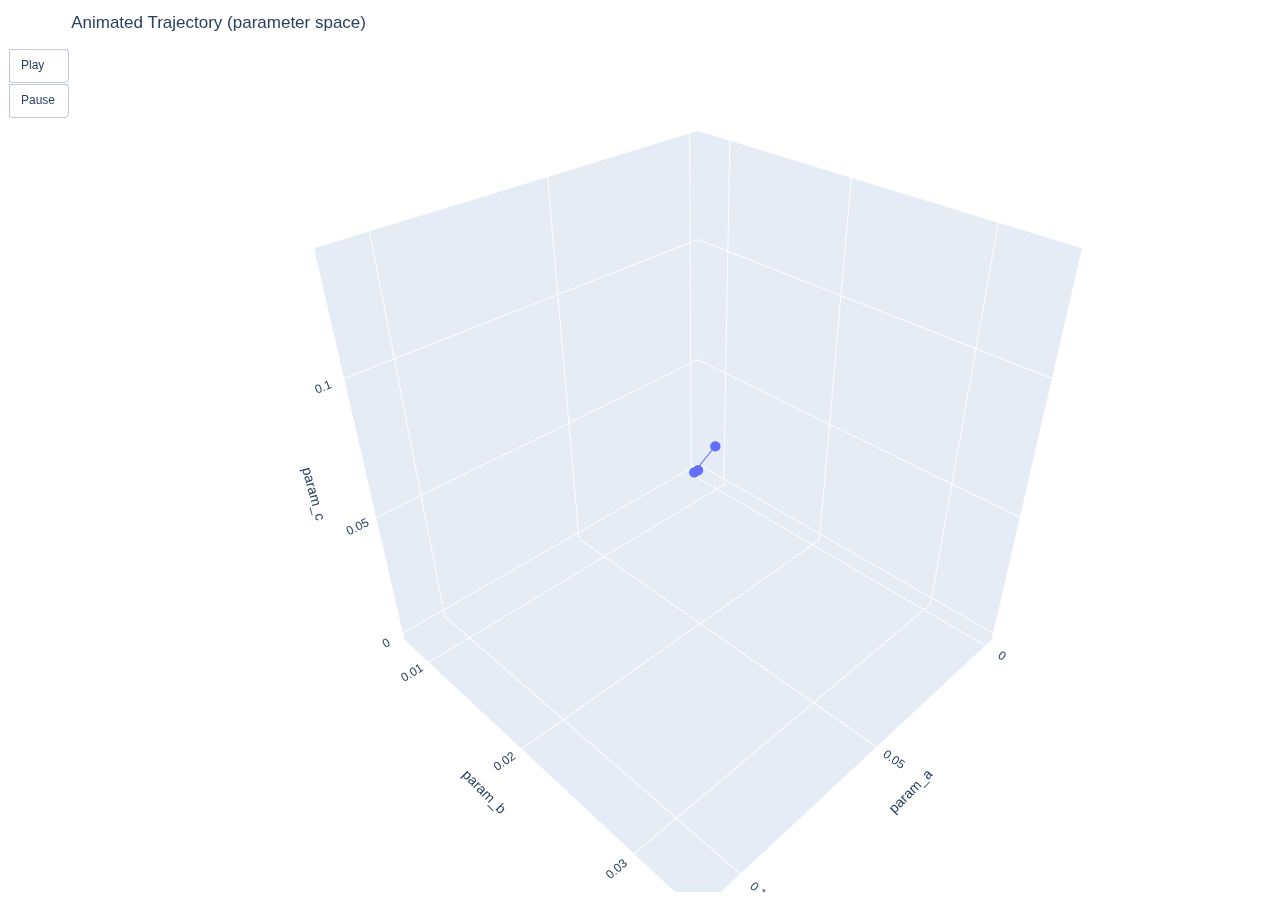
<file: interactive_knee_trajectory.html>
<html>
<head><meta charset="utf-8" /></head>
<body>
    <div>                        <script type="text/javascript">window.PlotlyConfig = {MathJaxConfig: 'local'};</script>
        <script charset="utf-8" src="https://cdn.plot.ly/plotly-2.35.2.min.js"></script>                <div id="a97902a3-5aa1-4c24-8fed-6f3c6849e31d" class="plotly-graph-div" style="height:100%; width:100%;"></div>            <script type="text/javascript">                                    window.PLOTLYENV=window.PLOTLYENV || {};                                    if (document.getElementById("a97902a3-5aa1-4c24-8fed-6f3c6849e31d")) {                    Plotly.newPlot(                        "a97902a3-5aa1-4c24-8fed-6f3c6849e31d",                        [{"marker":{"size":6},"mode":"lines+markers","x":[0.10987011600394048],"y":[0.034060263757784454],"z":[0.13509131561112284],"type":"scatter3d"}],                        {"margin":{"b":0,"l":0,"r":0,"t":40},"scene":{"xaxis":{"title":{"text":"param_a"}},"yaxis":{"title":{"text":"param_b"}},"zaxis":{"title":{"text":"param_c"}}},"title":{"text":"Animated Trajectory (parameter space)"},"updatemenus":[{"buttons":[{"args":[null,{"frame":{"duration":200,"redraw":true},"fromcurrent":true,"transition":{"duration":0}}],"label":"Play","method":"animate"},{"args":[[null],{"frame":{"duration":0,"redraw":false},"mode":"immediate"}],"label":"Pause","method":"animate"}],"showactive":false,"type":"buttons"}],"template":{"data":{"histogram2dcontour":[{"type":"histogram2dcontour","colorbar":{"outlinewidth":0,"ticks":""},"colorscale":[[0.0,"#0d0887"],[0.1111111111111111,"#46039f"],[0.2222222222222222,"#7201a8"],[0.3333333333333333,"#9c179e"],[0.4444444444444444,"#bd3786"],[0.5555555555555556,"#d8576b"],[0.6666666666666666,"#ed7953"],[0.7777777777777778,"#fb9f3a"],[0.8888888888888888,"#fdca26"],[1.0,"#f0f921"]]}],"choropleth":[{"type":"choropleth","colorbar":{"outlinewidth":0,"ticks":""}}],"histogram2d":[{"type":"histogram2d","colorbar":{"outlinewidth":0,"ticks":""},"colorscale":[[0.0,"#0d0887"],[0.1111111111111111,"#46039f"],[0.2222222222222222,"#7201a8"],[0.3333333333333333,"#9c179e"],[0.4444444444444444,"#bd3786"],[0.5555555555555556,"#d8576b"],[0.6666666666666666,"#ed7953"],[0.7777777777777778,"#fb9f3a"],[0.8888888888888888,"#fdca26"],[1.0,"#f0f921"]]}],"heatmap":[{"type":"heatmap","colorbar":{"outlinewidth":0,"ticks":""},"colorscale":[[0.0,"#0d0887"],[0.1111111111111111,"#46039f"],[0.2222222222222222,"#7201a8"],[0.3333333333333333,"#9c179e"],[0.4444444444444444,"#bd3786"],[0.5555555555555556,"#d8576b"],[0.6666666666666666,"#ed7953"],[0.7777777777777778,"#fb9f3a"],[0.8888888888888888,"#fdca26"],[1.0,"#f0f921"]]}],"heatmapgl":[{"type":"heatmapgl","colorbar":{"outlinewidth":0,"ticks":""},"colorscale":[[0.0,"#0d0887"],[0.1111111111111111,"#46039f"],[0.2222222222222222,"#7201a8"],[0.3333333333333333,"#9c179e"],[0.4444444444444444,"#bd3786"],[0.5555555555555556,"#d8576b"],[0.6666666666666666,"#ed7953"],[0.7777777777777778,"#fb9f3a"],[0.8888888888888888,"#fdca26"],[1.0,"#f0f921"]]}],"contourcarpet":[{"type":"contourcarpet","colorbar":{"outlinewidth":0,"ticks":""}}],"contour":[{"type":"contour","colorbar":{"outlinewidth":0,"ticks":""},"colorscale":[[0.0,"#0d0887"],[0.1111111111111111,"#46039f"],[0.2222222222222222,"#7201a8"],[0.3333333333333333,"#9c179e"],[0.4444444444444444,"#bd3786"],[0.5555555555555556,"#d8576b"],[0.6666666666666666,"#ed7953"],[0.7777777777777778,"#fb9f3a"],[0.8888888888888888,"#fdca26"],[1.0,"#f0f921"]]}],"surface":[{"type":"surface","colorbar":{"outlinewidth":0,"ticks":""},"colorscale":[[0.0,"#0d0887"],[0.1111111111111111,"#46039f"],[0.2222222222222222,"#7201a8"],[0.3333333333333333,"#9c179e"],[0.4444444444444444,"#bd3786"],[0.5555555555555556,"#d8576b"],[0.6666666666666666,"#ed7953"],[0.7777777777777778,"#fb9f3a"],[0.8888888888888888,"#fdca26"],[1.0,"#f0f921"]]}],"mesh3d":[{"type":"mesh3d","colorbar":{"outlinewidth":0,"ticks":""}}],"scatter":[{"fillpattern":{"fillmode":"overlay","size":10,"solidity":0.2},"type":"scatter"}],"parcoords":[{"type":"parcoords","line":{"colorbar":{"outlinewidth":0,"ticks":""}}}],"scatterpolargl":[{"type":"scatterpolargl","marker":{"colorbar":{"outlinewidth":0,"ticks":""}}}],"bar":[{"error_x":{"color":"#2a3f5f"},"error_y":{"color":"#2a3f5f"},"marker":{"line":{"color":"#E5ECF6","width":0.5},"pattern":{"fillmode":"overlay","size":10,"solidity":0.2}},"type":"bar"}],"scattergeo":[{"type":"scattergeo","marker":{"colorbar":{"outlinewidth":0,"ticks":""}}}],"scatterpolar":[{"type":"scatterpolar","marker":{"colorbar":{"outlinewidth":0,"ticks":""}}}],"histogram":[{"marker":{"pattern":{"fillmode":"overlay","size":10,"solidity":0.2}},"type":"histogram"}],"scattergl":[{"type":"scattergl","marker":{"colorbar":{"outlinewidth":0,"ticks":""}}}],"scatter3d":[{"type":"scatter3d","line":{"colorbar":{"outlinewidth":0,"ticks":""}},"marker":{"colorbar":{"outlinewidth":0,"ticks":""}}}],"scattermapbox":[{"type":"scattermapbox","marker":{"colorbar":{"outlinewidth":0,"ticks":""}}}],"scatterternary":[{"type":"scatterternary","marker":{"colorbar":{"outlinewidth":0,"ticks":""}}}],"scattercarpet":[{"type":"scattercarpet","marker":{"colorbar":{"outlinewidth":0,"ticks":""}}}],"carpet":[{"aaxis":{"endlinecolor":"#2a3f5f","gridcolor":"white","linecolor":"white","minorgridcolor":"white","startlinecolor":"#2a3f5f"},"baxis":{"endlinecolor":"#2a3f5f","gridcolor":"white","linecolor":"white","minorgridcolor":"white","startlinecolor":"#2a3f5f"},"type":"carpet"}],"table":[{"cells":{"fill":{"color":"#EBF0F8"},"line":{"color":"white"}},"header":{"fill":{"color":"#C8D4E3"},"line":{"color":"white"}},"type":"table"}],"barpolar":[{"marker":{"line":{"color":"#E5ECF6","width":0.5},"pattern":{"fillmode":"overlay","size":10,"solidity":0.2}},"type":"barpolar"}],"pie":[{"automargin":true,"type":"pie"}]},"layout":{"autotypenumbers":"strict","colorway":["#636efa","#EF553B","#00cc96","#ab63fa","#FFA15A","#19d3f3","#FF6692","#B6E880","#FF97FF","#FECB52"],"font":{"color":"#2a3f5f"},"hovermode":"closest","hoverlabel":{"align":"left"},"paper_bgcolor":"white","plot_bgcolor":"#E5ECF6","polar":{"bgcolor":"#E5ECF6","angularaxis":{"gridcolor":"white","linecolor":"white","ticks":""},"radialaxis":{"gridcolor":"white","linecolor":"white","ticks":""}},"ternary":{"bgcolor":"#E5ECF6","aaxis":{"gridcolor":"white","linecolor":"white","ticks":""},"baxis":{"gridcolor":"white","linecolor":"white","ticks":""},"caxis":{"gridcolor":"white","linecolor":"white","ticks":""}},"coloraxis":{"colorbar":{"outlinewidth":0,"ticks":""}},"colorscale":{"sequential":[[0.0,"#0d0887"],[0.1111111111111111,"#46039f"],[0.2222222222222222,"#7201a8"],[0.3333333333333333,"#9c179e"],[0.4444444444444444,"#bd3786"],[0.5555555555555556,"#d8576b"],[0.6666666666666666,"#ed7953"],[0.7777777777777778,"#fb9f3a"],[0.8888888888888888,"#fdca26"],[1.0,"#f0f921"]],"sequentialminus":[[0.0,"#0d0887"],[0.1111111111111111,"#46039f"],[0.2222222222222222,"#7201a8"],[0.3333333333333333,"#9c179e"],[0.4444444444444444,"#bd3786"],[0.5555555555555556,"#d8576b"],[0.6666666666666666,"#ed7953"],[0.7777777777777778,"#fb9f3a"],[0.8888888888888888,"#fdca26"],[1.0,"#f0f921"]],"diverging":[[0,"#8e0152"],[0.1,"#c51b7d"],[0.2,"#de77ae"],[0.3,"#f1b6da"],[0.4,"#fde0ef"],[0.5,"#f7f7f7"],[0.6,"#e6f5d0"],[0.7,"#b8e186"],[0.8,"#7fbc41"],[0.9,"#4d9221"],[1,"#276419"]]},"xaxis":{"gridcolor":"white","linecolor":"white","ticks":"","title":{"standoff":15},"zerolinecolor":"white","automargin":true,"zerolinewidth":2},"yaxis":{"gridcolor":"white","linecolor":"white","ticks":"","title":{"standoff":15},"zerolinecolor":"white","automargin":true,"zerolinewidth":2},"scene":{"xaxis":{"backgroundcolor":"#E5ECF6","gridcolor":"white","linecolor":"white","showbackground":true,"ticks":"","zerolinecolor":"white","gridwidth":2},"yaxis":{"backgroundcolor":"#E5ECF6","gridcolor":"white","linecolor":"white","showbackground":true,"ticks":"","zerolinecolor":"white","gridwidth":2},"zaxis":{"backgroundcolor":"#E5ECF6","gridcolor":"white","linecolor":"white","showbackground":true,"ticks":"","zerolinecolor":"white","gridwidth":2}},"shapedefaults":{"line":{"color":"#2a3f5f"}},"annotationdefaults":{"arrowcolor":"#2a3f5f","arrowhead":0,"arrowwidth":1},"geo":{"bgcolor":"white","landcolor":"#E5ECF6","subunitcolor":"white","showland":true,"showlakes":true,"lakecolor":"white"},"title":{"x":0.05},"mapbox":{"style":"light"}}}},                        {"responsive": true}                    ).then(function(){
                            Plotly.addFrames('a97902a3-5aa1-4c24-8fed-6f3c6849e31d', [{"data":[{"marker":{"size":6},"mode":"lines+markers","x":[0.10987011600394048],"y":[0.034060263757784454],"z":[0.13509131561112284],"type":"scatter3d"}],"name":"gen1"},{"data":[{"marker":{"size":6},"mode":"lines+markers","x":[0.10987011600394048,0.0019447993048772663],"y":[0.034060263757784454,0.007876816073189796],"z":[0.13509131561112284,0.0011180908347653406],"type":"scatter3d"}],"name":"gen2"},{"data":[{"marker":{"size":6},"mode":"lines+markers","x":[0.10987011600394048,0.0019447993048772663,9.042995518802194e-05],"y":[0.034060263757784454,0.007876816073189796,0.009786646808877674],"z":[0.13509131561112284,0.0011180908347653406,0.01772377561042842],"type":"scatter3d"}],"name":"gen3"},{"data":[{"marker":{"size":6},"mode":"lines+markers","x":[0.10987011600394048,0.0019447993048772663,9.042995518802194e-05,0.05311954284086867],"y":[0.034060263757784454,0.007876816073189796,0.009786646808877674,0.21067385609762745],"z":[0.13509131561112284,0.0011180908347653406,0.01772377561042842,0.013943569015783884],"type":"scatter3d"}],"name":"gen4"},{"data":[{"marker":{"size":6},"mode":"lines+markers","x":[0.10987011600394048,0.0019447993048772663,9.042995518802194e-05,0.05311954284086867,0.00778896218695213],"y":[0.034060263757784454,0.007876816073189796,0.009786646808877674,0.21067385609762745,0.0038074491651399756],"z":[0.13509131561112284,0.0011180908347653406,0.01772377561042842,0.013943569015783884,0.03466340944584652],"type":"scatter3d"}],"name":"gen5"},{"data":[{"marker":{"size":6},"mode":"lines+markers","x":[0.10987011600394048,0.0019447993048772663,9.042995518802194e-05,0.05311954284086867,0.00778896218695213,0.0018648928795079733],"y":[0.034060263757784454,0.007876816073189796,0.009786646808877674,0.21067385609762745,0.0038074491651399756,0.0026561707297044768],"z":[0.13509131561112284,0.0011180908347653406,0.01772377561042842,0.013943569015783884,0.03466340944584652,0.017251503404603463],"type":"scatter3d"}],"name":"gen6"},{"data":[{"marker":{"size":6},"mode":"lines+markers","x":[0.10987011600394048,0.0019447993048772663,9.042995518802194e-05,0.05311954284086867,0.00778896218695213,0.0018648928795079733,0.1250610830186909],"y":[0.034060263757784454,0.007876816073189796,0.009786646808877674,0.21067385609762745,0.0038074491651399756,0.0026561707297044768,0.010194321692958655],"z":[0.13509131561112284,0.0011180908347653406,0.01772377561042842,0.013943569015783884,0.03466340944584652,0.017251503404603463,0.04173634082907555],"type":"scatter3d"}],"name":"gen7"},{"data":[{"marker":{"size":6},"mode":"lines+markers","x":[0.10987011600394048,0.0019447993048772663,9.042995518802194e-05,0.05311954284086867,0.00778896218695213,0.0018648928795079733,0.1250610830186909,0.10987011600394048],"y":[0.034060263757784454,0.007876816073189796,0.009786646808877674,0.21067385609762745,0.0038074491651399756,0.0026561707297044768,0.010194321692958655,0.034060263757784454],"z":[0.13509131561112284,0.0011180908347653406,0.01772377561042842,0.013943569015783884,0.03466340944584652,0.017251503404603463,0.04173634082907555,0.13509131561112284],"type":"scatter3d"}],"name":"gen8"},{"data":[{"marker":{"size":6},"mode":"lines+markers","x":[0.10987011600394048,0.0019447993048772663,9.042995518802194e-05,0.05311954284086867,0.00778896218695213,0.0018648928795079733,0.1250610830186909,0.10987011600394048,0.0019447993048772663],"y":[0.034060263757784454,0.007876816073189796,0.009786646808877674,0.21067385609762745,0.0038074491651399756,0.0026561707297044768,0.010194321692958655,0.034060263757784454,0.007876816073189796],"z":[0.13509131561112284,0.0011180908347653406,0.01772377561042842,0.013943569015783884,0.03466340944584652,0.017251503404603463,0.04173634082907555,0.13509131561112284,0.0011180908347653406],"type":"scatter3d"}],"name":"gen9"},{"data":[{"marker":{"size":6},"mode":"lines+markers","x":[0.10987011600394048,0.0019447993048772663,9.042995518802194e-05,0.05311954284086867,0.00778896218695213,0.0018648928795079733,0.1250610830186909,0.10987011600394048,0.0019447993048772663,9.042995518802194e-05],"y":[0.034060263757784454,0.007876816073189796,0.009786646808877674,0.21067385609762745,0.0038074491651399756,0.0026561707297044768,0.010194321692958655,0.034060263757784454,0.007876816073189796,0.009786646808877674],"z":[0.13509131561112284,0.0011180908347653406,0.01772377561042842,0.013943569015783884,0.03466340944584652,0.017251503404603463,0.04173634082907555,0.13509131561112284,0.0011180908347653406,0.01772377561042842],"type":"scatter3d"}],"name":"gen10"},{"data":[{"marker":{"size":6},"mode":"lines+markers","x":[0.10987011600394048,0.0019447993048772663,9.042995518802194e-05,0.05311954284086867,0.00778896218695213,0.0018648928795079733,0.1250610830186909,0.10987011600394048,0.0019447993048772663,9.042995518802194e-05,0.05311954284086867],"y":[0.034060263757784454,0.007876816073189796,0.009786646808877674,0.21067385609762745,0.0038074491651399756,0.0026561707297044768,0.010194321692958655,0.034060263757784454,0.007876816073189796,0.009786646808877674,0.21067385609762745],"z":[0.13509131561112284,0.0011180908347653406,0.01772377561042842,0.013943569015783884,0.03466340944584652,0.017251503404603463,0.04173634082907555,0.13509131561112284,0.0011180908347653406,0.01772377561042842,0.013943569015783884],"type":"scatter3d"}],"name":"gen11"},{"data":[{"marker":{"size":6},"mode":"lines+markers","x":[0.10987011600394048,0.0019447993048772663,9.042995518802194e-05,0.05311954284086867,0.00778896218695213,0.0018648928795079733,0.1250610830186909,0.10987011600394048,0.0019447993048772663,9.042995518802194e-05,0.05311954284086867,0.00778896218695213],"y":[0.034060263757784454,0.007876816073189796,0.009786646808877674,0.21067385609762745,0.0038074491651399756,0.0026561707297044768,0.010194321692958655,0.034060263757784454,0.007876816073189796,0.009786646808877674,0.21067385609762745,0.0038074491651399756],"z":[0.13509131561112284,0.0011180908347653406,0.01772377561042842,0.013943569015783884,0.03466340944584652,0.017251503404603463,0.04173634082907555,0.13509131561112284,0.0011180908347653406,0.01772377561042842,0.013943569015783884,0.03466340944584652],"type":"scatter3d"}],"name":"gen12"},{"data":[{"marker":{"size":6},"mode":"lines+markers","x":[0.10987011600394048,0.0019447993048772663,9.042995518802194e-05,0.05311954284086867,0.00778896218695213,0.0018648928795079733,0.1250610830186909,0.10987011600394048,0.0019447993048772663,9.042995518802194e-05,0.05311954284086867,0.00778896218695213,0.0018648928795079733],"y":[0.034060263757784454,0.007876816073189796,0.009786646808877674,0.21067385609762745,0.0038074491651399756,0.0026561707297044768,0.010194321692958655,0.034060263757784454,0.007876816073189796,0.009786646808877674,0.21067385609762745,0.0038074491651399756,0.0026561707297044768],"z":[0.13509131561112284,0.0011180908347653406,0.01772377561042842,0.013943569015783884,0.03466340944584652,0.017251503404603463,0.04173634082907555,0.13509131561112284,0.0011180908347653406,0.01772377561042842,0.013943569015783884,0.03466340944584652,0.017251503404603463],"type":"scatter3d"}],"name":"gen13"},{"data":[{"marker":{"size":6},"mode":"lines+markers","x":[0.10987011600394048,0.0019447993048772663,9.042995518802194e-05,0.05311954284086867,0.00778896218695213,0.0018648928795079733,0.1250610830186909,0.10987011600394048,0.0019447993048772663,9.042995518802194e-05,0.05311954284086867,0.00778896218695213,0.0018648928795079733,0.1250610830186909],"y":[0.034060263757784454,0.007876816073189796,0.009786646808877674,0.21067385609762745,0.0038074491651399756,0.0026561707297044768,0.010194321692958655,0.034060263757784454,0.007876816073189796,0.009786646808877674,0.21067385609762745,0.0038074491651399756,0.0026561707297044768,0.010194321692958655],"z":[0.13509131561112284,0.0011180908347653406,0.01772377561042842,0.013943569015783884,0.03466340944584652,0.017251503404603463,0.04173634082907555,0.13509131561112284,0.0011180908347653406,0.01772377561042842,0.013943569015783884,0.03466340944584652,0.017251503404603463,0.04173634082907555],"type":"scatter3d"}],"name":"gen14"},{"data":[{"marker":{"size":6},"mode":"lines+markers","x":[0.10987011600394048,0.0019447993048772663,9.042995518802194e-05,0.05311954284086867,0.00778896218695213,0.0018648928795079733,0.1250610830186909,0.10987011600394048,0.0019447993048772663,9.042995518802194e-05,0.05311954284086867,0.00778896218695213,0.0018648928795079733,0.1250610830186909,0.10987011600394048],"y":[0.034060263757784454,0.007876816073189796,0.009786646808877674,0.21067385609762745,0.0038074491651399756,0.0026561707297044768,0.010194321692958655,0.034060263757784454,0.007876816073189796,0.009786646808877674,0.21067385609762745,0.0038074491651399756,0.0026561707297044768,0.010194321692958655,0.034060263757784454],"z":[0.13509131561112284,0.0011180908347653406,0.01772377561042842,0.013943569015783884,0.03466340944584652,0.017251503404603463,0.04173634082907555,0.13509131561112284,0.0011180908347653406,0.01772377561042842,0.013943569015783884,0.03466340944584652,0.017251503404603463,0.04173634082907555,0.13509131561112284],"type":"scatter3d"}],"name":"gen15"},{"data":[{"marker":{"size":6},"mode":"lines+markers","x":[0.10987011600394048,0.0019447993048772663,9.042995518802194e-05,0.05311954284086867,0.00778896218695213,0.0018648928795079733,0.1250610830186909,0.10987011600394048,0.0019447993048772663,9.042995518802194e-05,0.05311954284086867,0.00778896218695213,0.0018648928795079733,0.1250610830186909,0.10987011600394048,0.0019447993048772663],"y":[0.034060263757784454,0.007876816073189796,0.009786646808877674,0.21067385609762745,0.0038074491651399756,0.0026561707297044768,0.010194321692958655,0.034060263757784454,0.007876816073189796,0.009786646808877674,0.21067385609762745,0.0038074491651399756,0.0026561707297044768,0.010194321692958655,0.034060263757784454,0.007876816073189796],"z":[0.13509131561112284,0.0011180908347653406,0.01772377561042842,0.013943569015783884,0.03466340944584652,0.017251503404603463,0.04173634082907555,0.13509131561112284,0.0011180908347653406,0.01772377561042842,0.013943569015783884,0.03466340944584652,0.017251503404603463,0.04173634082907555,0.13509131561112284,0.0011180908347653406],"type":"scatter3d"}],"name":"gen16"},{"data":[{"marker":{"size":6},"mode":"lines+markers","x":[0.10987011600394048,0.0019447993048772663,9.042995518802194e-05,0.05311954284086867,0.00778896218695213,0.0018648928795079733,0.1250610830186909,0.10987011600394048,0.0019447993048772663,9.042995518802194e-05,0.05311954284086867,0.00778896218695213,0.0018648928795079733,0.1250610830186909,0.10987011600394048,0.0019447993048772663,9.042995518802194e-05],"y":[0.034060263757784454,0.007876816073189796,0.009786646808877674,0.21067385609762745,0.0038074491651399756,0.0026561707297044768,0.010194321692958655,0.034060263757784454,0.007876816073189796,0.009786646808877674,0.21067385609762745,0.0038074491651399756,0.0026561707297044768,0.010194321692958655,0.034060263757784454,0.007876816073189796,0.009786646808877674],"z":[0.13509131561112284,0.0011180908347653406,0.01772377561042842,0.013943569015783884,0.03466340944584652,0.017251503404603463,0.04173634082907555,0.13509131561112284,0.0011180908347653406,0.01772377561042842,0.013943569015783884,0.03466340944584652,0.017251503404603463,0.04173634082907555,0.13509131561112284,0.0011180908347653406,0.01772377561042842],"type":"scatter3d"}],"name":"gen17"},{"data":[{"marker":{"size":6},"mode":"lines+markers","x":[0.10987011600394048,0.0019447993048772663,9.042995518802194e-05,0.05311954284086867,0.00778896218695213,0.0018648928795079733,0.1250610830186909,0.10987011600394048,0.0019447993048772663,9.042995518802194e-05,0.05311954284086867,0.00778896218695213,0.0018648928795079733,0.1250610830186909,0.10987011600394048,0.0019447993048772663,9.042995518802194e-05,0.05311954284086867],"y":[0.034060263757784454,0.007876816073189796,0.009786646808877674,0.21067385609762745,0.0038074491651399756,0.0026561707297044768,0.010194321692958655,0.034060263757784454,0.007876816073189796,0.009786646808877674,0.21067385609762745,0.0038074491651399756,0.0026561707297044768,0.010194321692958655,0.034060263757784454,0.007876816073189796,0.009786646808877674,0.21067385609762745],"z":[0.13509131561112284,0.0011180908347653406,0.01772377561042842,0.013943569015783884,0.03466340944584652,0.017251503404603463,0.04173634082907555,0.13509131561112284,0.0011180908347653406,0.01772377561042842,0.013943569015783884,0.03466340944584652,0.017251503404603463,0.04173634082907555,0.13509131561112284,0.0011180908347653406,0.01772377561042842,0.013943569015783884],"type":"scatter3d"}],"name":"gen18"},{"data":[{"marker":{"size":6},"mode":"lines+markers","x":[0.10987011600394048,0.0019447993048772663,9.042995518802194e-05,0.05311954284086867,0.00778896218695213,0.0018648928795079733,0.1250610830186909,0.10987011600394048,0.0019447993048772663,9.042995518802194e-05,0.05311954284086867,0.00778896218695213,0.0018648928795079733,0.1250610830186909,0.10987011600394048,0.0019447993048772663,9.042995518802194e-05,0.05311954284086867,0.00778896218695213],"y":[0.034060263757784454,0.007876816073189796,0.009786646808877674,0.21067385609762745,0.0038074491651399756,0.0026561707297044768,0.010194321692958655,0.034060263757784454,0.007876816073189796,0.009786646808877674,0.21067385609762745,0.0038074491651399756,0.0026561707297044768,0.010194321692958655,0.034060263757784454,0.007876816073189796,0.009786646808877674,0.21067385609762745,0.0038074491651399756],"z":[0.13509131561112284,0.0011180908347653406,0.01772377561042842,0.013943569015783884,0.03466340944584652,0.017251503404603463,0.04173634082907555,0.13509131561112284,0.0011180908347653406,0.01772377561042842,0.013943569015783884,0.03466340944584652,0.017251503404603463,0.04173634082907555,0.13509131561112284,0.0011180908347653406,0.01772377561042842,0.013943569015783884,0.03466340944584652],"type":"scatter3d"}],"name":"gen19"},{"data":[{"marker":{"size":6},"mode":"lines+markers","x":[0.10987011600394048,0.0019447993048772663,9.042995518802194e-05,0.05311954284086867,0.00778896218695213,0.0018648928795079733,0.1250610830186909,0.10987011600394048,0.0019447993048772663,9.042995518802194e-05,0.05311954284086867,0.00778896218695213,0.0018648928795079733,0.1250610830186909,0.10987011600394048,0.0019447993048772663,9.042995518802194e-05,0.05311954284086867,0.00778896218695213,0.0018648928795079733],"y":[0.034060263757784454,0.007876816073189796,0.009786646808877674,0.21067385609762745,0.0038074491651399756,0.0026561707297044768,0.010194321692958655,0.034060263757784454,0.007876816073189796,0.009786646808877674,0.21067385609762745,0.0038074491651399756,0.0026561707297044768,0.010194321692958655,0.034060263757784454,0.007876816073189796,0.009786646808877674,0.21067385609762745,0.0038074491651399756,0.0026561707297044768],"z":[0.13509131561112284,0.0011180908347653406,0.01772377561042842,0.013943569015783884,0.03466340944584652,0.017251503404603463,0.04173634082907555,0.13509131561112284,0.0011180908347653406,0.01772377561042842,0.013943569015783884,0.03466340944584652,0.017251503404603463,0.04173634082907555,0.13509131561112284,0.0011180908347653406,0.01772377561042842,0.013943569015783884,0.03466340944584652,0.017251503404603463],"type":"scatter3d"}],"name":"gen20"},{"data":[{"marker":{"size":6},"mode":"lines+markers","x":[0.10987011600394048,0.0019447993048772663,9.042995518802194e-05,0.05311954284086867,0.00778896218695213,0.0018648928795079733,0.1250610830186909,0.10987011600394048,0.0019447993048772663,9.042995518802194e-05,0.05311954284086867,0.00778896218695213,0.0018648928795079733,0.1250610830186909,0.10987011600394048,0.0019447993048772663,9.042995518802194e-05,0.05311954284086867,0.00778896218695213,0.0018648928795079733,0.1250610830186909],"y":[0.034060263757784454,0.007876816073189796,0.009786646808877674,0.21067385609762745,0.0038074491651399756,0.0026561707297044768,0.010194321692958655,0.034060263757784454,0.007876816073189796,0.009786646808877674,0.21067385609762745,0.0038074491651399756,0.0026561707297044768,0.010194321692958655,0.034060263757784454,0.007876816073189796,0.009786646808877674,0.21067385609762745,0.0038074491651399756,0.0026561707297044768,0.010194321692958655],"z":[0.13509131561112284,0.0011180908347653406,0.01772377561042842,0.013943569015783884,0.03466340944584652,0.017251503404603463,0.04173634082907555,0.13509131561112284,0.0011180908347653406,0.01772377561042842,0.013943569015783884,0.03466340944584652,0.017251503404603463,0.04173634082907555,0.13509131561112284,0.0011180908347653406,0.01772377561042842,0.013943569015783884,0.03466340944584652,0.017251503404603463,0.04173634082907555],"type":"scatter3d"}],"name":"gen21"},{"data":[{"marker":{"size":6},"mode":"lines+markers","x":[0.10987011600394048,0.0019447993048772663,9.042995518802194e-05,0.05311954284086867,0.00778896218695213,0.0018648928795079733,0.1250610830186909,0.10987011600394048,0.0019447993048772663,9.042995518802194e-05,0.05311954284086867,0.00778896218695213,0.0018648928795079733,0.1250610830186909,0.10987011600394048,0.0019447993048772663,9.042995518802194e-05,0.05311954284086867,0.00778896218695213,0.0018648928795079733,0.1250610830186909,0.10987011600394048],"y":[0.034060263757784454,0.007876816073189796,0.009786646808877674,0.21067385609762745,0.0038074491651399756,0.0026561707297044768,0.010194321692958655,0.034060263757784454,0.007876816073189796,0.009786646808877674,0.21067385609762745,0.0038074491651399756,0.0026561707297044768,0.010194321692958655,0.034060263757784454,0.007876816073189796,0.009786646808877674,0.21067385609762745,0.0038074491651399756,0.0026561707297044768,0.010194321692958655,0.034060263757784454],"z":[0.13509131561112284,0.0011180908347653406,0.01772377561042842,0.013943569015783884,0.03466340944584652,0.017251503404603463,0.04173634082907555,0.13509131561112284,0.0011180908347653406,0.01772377561042842,0.013943569015783884,0.03466340944584652,0.017251503404603463,0.04173634082907555,0.13509131561112284,0.0011180908347653406,0.01772377561042842,0.013943569015783884,0.03466340944584652,0.017251503404603463,0.04173634082907555,0.13509131561112284],"type":"scatter3d"}],"name":"gen22"},{"data":[{"marker":{"size":6},"mode":"lines+markers","x":[0.10987011600394048,0.0019447993048772663,9.042995518802194e-05,0.05311954284086867,0.00778896218695213,0.0018648928795079733,0.1250610830186909,0.10987011600394048,0.0019447993048772663,9.042995518802194e-05,0.05311954284086867,0.00778896218695213,0.0018648928795079733,0.1250610830186909,0.10987011600394048,0.0019447993048772663,9.042995518802194e-05,0.05311954284086867,0.00778896218695213,0.0018648928795079733,0.1250610830186909,0.10987011600394048,0.0019447993048772663],"y":[0.034060263757784454,0.007876816073189796,0.009786646808877674,0.21067385609762745,0.0038074491651399756,0.0026561707297044768,0.010194321692958655,0.034060263757784454,0.007876816073189796,0.009786646808877674,0.21067385609762745,0.0038074491651399756,0.0026561707297044768,0.010194321692958655,0.034060263757784454,0.007876816073189796,0.009786646808877674,0.21067385609762745,0.0038074491651399756,0.0026561707297044768,0.010194321692958655,0.034060263757784454,0.007876816073189796],"z":[0.13509131561112284,0.0011180908347653406,0.01772377561042842,0.013943569015783884,0.03466340944584652,0.017251503404603463,0.04173634082907555,0.13509131561112284,0.0011180908347653406,0.01772377561042842,0.013943569015783884,0.03466340944584652,0.017251503404603463,0.04173634082907555,0.13509131561112284,0.0011180908347653406,0.01772377561042842,0.013943569015783884,0.03466340944584652,0.017251503404603463,0.04173634082907555,0.13509131561112284,0.0011180908347653406],"type":"scatter3d"}],"name":"gen23"},{"data":[{"marker":{"size":6},"mode":"lines+markers","x":[0.10987011600394048,0.0019447993048772663,9.042995518802194e-05,0.05311954284086867,0.00778896218695213,0.0018648928795079733,0.1250610830186909,0.10987011600394048,0.0019447993048772663,9.042995518802194e-05,0.05311954284086867,0.00778896218695213,0.0018648928795079733,0.1250610830186909,0.10987011600394048,0.0019447993048772663,9.042995518802194e-05,0.05311954284086867,0.00778896218695213,0.0018648928795079733,0.1250610830186909,0.10987011600394048,0.0019447993048772663,9.042995518802194e-05],"y":[0.034060263757784454,0.007876816073189796,0.009786646808877674,0.21067385609762745,0.0038074491651399756,0.0026561707297044768,0.010194321692958655,0.034060263757784454,0.007876816073189796,0.009786646808877674,0.21067385609762745,0.0038074491651399756,0.0026561707297044768,0.010194321692958655,0.034060263757784454,0.007876816073189796,0.009786646808877674,0.21067385609762745,0.0038074491651399756,0.0026561707297044768,0.010194321692958655,0.034060263757784454,0.007876816073189796,0.009786646808877674],"z":[0.13509131561112284,0.0011180908347653406,0.01772377561042842,0.013943569015783884,0.03466340944584652,0.017251503404603463,0.04173634082907555,0.13509131561112284,0.0011180908347653406,0.01772377561042842,0.013943569015783884,0.03466340944584652,0.017251503404603463,0.04173634082907555,0.13509131561112284,0.0011180908347653406,0.01772377561042842,0.013943569015783884,0.03466340944584652,0.017251503404603463,0.04173634082907555,0.13509131561112284,0.0011180908347653406,0.01772377561042842],"type":"scatter3d"}],"name":"gen24"},{"data":[{"marker":{"size":6},"mode":"lines+markers","x":[0.10987011600394048,0.0019447993048772663,9.042995518802194e-05,0.05311954284086867,0.00778896218695213,0.0018648928795079733,0.1250610830186909,0.10987011600394048,0.0019447993048772663,9.042995518802194e-05,0.05311954284086867,0.00778896218695213,0.0018648928795079733,0.1250610830186909,0.10987011600394048,0.0019447993048772663,9.042995518802194e-05,0.05311954284086867,0.00778896218695213,0.0018648928795079733,0.1250610830186909,0.10987011600394048,0.0019447993048772663,9.042995518802194e-05,0.05311954284086867],"y":[0.034060263757784454,0.007876816073189796,0.009786646808877674,0.21067385609762745,0.0038074491651399756,0.0026561707297044768,0.010194321692958655,0.034060263757784454,0.007876816073189796,0.009786646808877674,0.21067385609762745,0.0038074491651399756,0.0026561707297044768,0.010194321692958655,0.034060263757784454,0.007876816073189796,0.009786646808877674,0.21067385609762745,0.0038074491651399756,0.0026561707297044768,0.010194321692958655,0.034060263757784454,0.007876816073189796,0.009786646808877674,0.21067385609762745],"z":[0.13509131561112284,0.0011180908347653406,0.01772377561042842,0.013943569015783884,0.03466340944584652,0.017251503404603463,0.04173634082907555,0.13509131561112284,0.0011180908347653406,0.01772377561042842,0.013943569015783884,0.03466340944584652,0.017251503404603463,0.04173634082907555,0.13509131561112284,0.0011180908347653406,0.01772377561042842,0.013943569015783884,0.03466340944584652,0.017251503404603463,0.04173634082907555,0.13509131561112284,0.0011180908347653406,0.01772377561042842,0.013943569015783884],"type":"scatter3d"}],"name":"gen25"},{"data":[{"marker":{"size":6},"mode":"lines+markers","x":[0.10987011600394048,0.0019447993048772663,9.042995518802194e-05,0.05311954284086867,0.00778896218695213,0.0018648928795079733,0.1250610830186909,0.10987011600394048,0.0019447993048772663,9.042995518802194e-05,0.05311954284086867,0.00778896218695213,0.0018648928795079733,0.1250610830186909,0.10987011600394048,0.0019447993048772663,9.042995518802194e-05,0.05311954284086867,0.00778896218695213,0.0018648928795079733,0.1250610830186909,0.10987011600394048,0.0019447993048772663,9.042995518802194e-05,0.05311954284086867,0.00778896218695213],"y":[0.034060263757784454,0.007876816073189796,0.009786646808877674,0.21067385609762745,0.0038074491651399756,0.0026561707297044768,0.010194321692958655,0.034060263757784454,0.007876816073189796,0.009786646808877674,0.21067385609762745,0.0038074491651399756,0.0026561707297044768,0.010194321692958655,0.034060263757784454,0.007876816073189796,0.009786646808877674,0.21067385609762745,0.0038074491651399756,0.0026561707297044768,0.010194321692958655,0.034060263757784454,0.007876816073189796,0.009786646808877674,0.21067385609762745,0.0038074491651399756],"z":[0.13509131561112284,0.0011180908347653406,0.01772377561042842,0.013943569015783884,0.03466340944584652,0.017251503404603463,0.04173634082907555,0.13509131561112284,0.0011180908347653406,0.01772377561042842,0.013943569015783884,0.03466340944584652,0.017251503404603463,0.04173634082907555,0.13509131561112284,0.0011180908347653406,0.01772377561042842,0.013943569015783884,0.03466340944584652,0.017251503404603463,0.04173634082907555,0.13509131561112284,0.0011180908347653406,0.01772377561042842,0.013943569015783884,0.03466340944584652],"type":"scatter3d"}],"name":"gen26"},{"data":[{"marker":{"size":6},"mode":"lines+markers","x":[0.10987011600394048,0.0019447993048772663,9.042995518802194e-05,0.05311954284086867,0.00778896218695213,0.0018648928795079733,0.1250610830186909,0.10987011600394048,0.0019447993048772663,9.042995518802194e-05,0.05311954284086867,0.00778896218695213,0.0018648928795079733,0.1250610830186909,0.10987011600394048,0.0019447993048772663,9.042995518802194e-05,0.05311954284086867,0.00778896218695213,0.0018648928795079733,0.1250610830186909,0.10987011600394048,0.0019447993048772663,9.042995518802194e-05,0.05311954284086867,0.00778896218695213,0.0018648928795079733],"y":[0.034060263757784454,0.007876816073189796,0.009786646808877674,0.21067385609762745,0.0038074491651399756,0.0026561707297044768,0.010194321692958655,0.034060263757784454,0.007876816073189796,0.009786646808877674,0.21067385609762745,0.0038074491651399756,0.0026561707297044768,0.010194321692958655,0.034060263757784454,0.007876816073189796,0.009786646808877674,0.21067385609762745,0.0038074491651399756,0.0026561707297044768,0.010194321692958655,0.034060263757784454,0.007876816073189796,0.009786646808877674,0.21067385609762745,0.0038074491651399756,0.0026561707297044768],"z":[0.13509131561112284,0.0011180908347653406,0.01772377561042842,0.013943569015783884,0.03466340944584652,0.017251503404603463,0.04173634082907555,0.13509131561112284,0.0011180908347653406,0.01772377561042842,0.013943569015783884,0.03466340944584652,0.017251503404603463,0.04173634082907555,0.13509131561112284,0.0011180908347653406,0.01772377561042842,0.013943569015783884,0.03466340944584652,0.017251503404603463,0.04173634082907555,0.13509131561112284,0.0011180908347653406,0.01772377561042842,0.013943569015783884,0.03466340944584652,0.017251503404603463],"type":"scatter3d"}],"name":"gen27"},{"data":[{"marker":{"size":6},"mode":"lines+markers","x":[0.10987011600394048,0.0019447993048772663,9.042995518802194e-05,0.05311954284086867,0.00778896218695213,0.0018648928795079733,0.1250610830186909,0.10987011600394048,0.0019447993048772663,9.042995518802194e-05,0.05311954284086867,0.00778896218695213,0.0018648928795079733,0.1250610830186909,0.10987011600394048,0.0019447993048772663,9.042995518802194e-05,0.05311954284086867,0.00778896218695213,0.0018648928795079733,0.1250610830186909,0.10987011600394048,0.0019447993048772663,9.042995518802194e-05,0.05311954284086867,0.00778896218695213,0.0018648928795079733,0.1250610830186909],"y":[0.034060263757784454,0.007876816073189796,0.009786646808877674,0.21067385609762745,0.0038074491651399756,0.0026561707297044768,0.010194321692958655,0.034060263757784454,0.007876816073189796,0.009786646808877674,0.21067385609762745,0.0038074491651399756,0.0026561707297044768,0.010194321692958655,0.034060263757784454,0.007876816073189796,0.009786646808877674,0.21067385609762745,0.0038074491651399756,0.0026561707297044768,0.010194321692958655,0.034060263757784454,0.007876816073189796,0.009786646808877674,0.21067385609762745,0.0038074491651399756,0.0026561707297044768,0.010194321692958655],"z":[0.13509131561112284,0.0011180908347653406,0.01772377561042842,0.013943569015783884,0.03466340944584652,0.017251503404603463,0.04173634082907555,0.13509131561112284,0.0011180908347653406,0.01772377561042842,0.013943569015783884,0.03466340944584652,0.017251503404603463,0.04173634082907555,0.13509131561112284,0.0011180908347653406,0.01772377561042842,0.013943569015783884,0.03466340944584652,0.017251503404603463,0.04173634082907555,0.13509131561112284,0.0011180908347653406,0.01772377561042842,0.013943569015783884,0.03466340944584652,0.017251503404603463,0.04173634082907555],"type":"scatter3d"}],"name":"gen28"},{"data":[{"marker":{"size":6},"mode":"lines+markers","x":[0.10987011600394048,0.0019447993048772663,9.042995518802194e-05,0.05311954284086867,0.00778896218695213,0.0018648928795079733,0.1250610830186909,0.10987011600394048,0.0019447993048772663,9.042995518802194e-05,0.05311954284086867,0.00778896218695213,0.0018648928795079733,0.1250610830186909,0.10987011600394048,0.0019447993048772663,9.042995518802194e-05,0.05311954284086867,0.00778896218695213,0.0018648928795079733,0.1250610830186909,0.10987011600394048,0.0019447993048772663,9.042995518802194e-05,0.05311954284086867,0.00778896218695213,0.0018648928795079733,0.1250610830186909,0.10987011600394048],"y":[0.034060263757784454,0.007876816073189796,0.009786646808877674,0.21067385609762745,0.0038074491651399756,0.0026561707297044768,0.010194321692958655,0.034060263757784454,0.007876816073189796,0.009786646808877674,0.21067385609762745,0.0038074491651399756,0.0026561707297044768,0.010194321692958655,0.034060263757784454,0.007876816073189796,0.009786646808877674,0.21067385609762745,0.0038074491651399756,0.0026561707297044768,0.010194321692958655,0.034060263757784454,0.007876816073189796,0.009786646808877674,0.21067385609762745,0.0038074491651399756,0.0026561707297044768,0.010194321692958655,0.034060263757784454],"z":[0.13509131561112284,0.0011180908347653406,0.01772377561042842,0.013943569015783884,0.03466340944584652,0.017251503404603463,0.04173634082907555,0.13509131561112284,0.0011180908347653406,0.01772377561042842,0.013943569015783884,0.03466340944584652,0.017251503404603463,0.04173634082907555,0.13509131561112284,0.0011180908347653406,0.01772377561042842,0.013943569015783884,0.03466340944584652,0.017251503404603463,0.04173634082907555,0.13509131561112284,0.0011180908347653406,0.01772377561042842,0.013943569015783884,0.03466340944584652,0.017251503404603463,0.04173634082907555,0.13509131561112284],"type":"scatter3d"}],"name":"gen29"},{"data":[{"marker":{"size":6},"mode":"lines+markers","x":[0.10987011600394048,0.0019447993048772663,9.042995518802194e-05,0.05311954284086867,0.00778896218695213,0.0018648928795079733,0.1250610830186909,0.10987011600394048,0.0019447993048772663,9.042995518802194e-05,0.05311954284086867,0.00778896218695213,0.0018648928795079733,0.1250610830186909,0.10987011600394048,0.0019447993048772663,9.042995518802194e-05,0.05311954284086867,0.00778896218695213,0.0018648928795079733,0.1250610830186909,0.10987011600394048,0.0019447993048772663,9.042995518802194e-05,0.05311954284086867,0.00778896218695213,0.0018648928795079733,0.1250610830186909,0.10987011600394048,0.0019447993048772663],"y":[0.034060263757784454,0.007876816073189796,0.009786646808877674,0.21067385609762745,0.0038074491651399756,0.0026561707297044768,0.010194321692958655,0.034060263757784454,0.007876816073189796,0.009786646808877674,0.21067385609762745,0.0038074491651399756,0.0026561707297044768,0.010194321692958655,0.034060263757784454,0.007876816073189796,0.009786646808877674,0.21067385609762745,0.0038074491651399756,0.0026561707297044768,0.010194321692958655,0.034060263757784454,0.007876816073189796,0.009786646808877674,0.21067385609762745,0.0038074491651399756,0.0026561707297044768,0.010194321692958655,0.034060263757784454,0.007876816073189796],"z":[0.13509131561112284,0.0011180908347653406,0.01772377561042842,0.013943569015783884,0.03466340944584652,0.017251503404603463,0.04173634082907555,0.13509131561112284,0.0011180908347653406,0.01772377561042842,0.013943569015783884,0.03466340944584652,0.017251503404603463,0.04173634082907555,0.13509131561112284,0.0011180908347653406,0.01772377561042842,0.013943569015783884,0.03466340944584652,0.017251503404603463,0.04173634082907555,0.13509131561112284,0.0011180908347653406,0.01772377561042842,0.013943569015783884,0.03466340944584652,0.017251503404603463,0.04173634082907555,0.13509131561112284,0.0011180908347653406],"type":"scatter3d"}],"name":"gen30"},{"data":[{"marker":{"size":6},"mode":"lines+markers","x":[0.10987011600394048,0.0019447993048772663,9.042995518802194e-05,0.05311954284086867,0.00778896218695213,0.0018648928795079733,0.1250610830186909,0.10987011600394048,0.0019447993048772663,9.042995518802194e-05,0.05311954284086867,0.00778896218695213,0.0018648928795079733,0.1250610830186909,0.10987011600394048,0.0019447993048772663,9.042995518802194e-05,0.05311954284086867,0.00778896218695213,0.0018648928795079733,0.1250610830186909,0.10987011600394048,0.0019447993048772663,9.042995518802194e-05,0.05311954284086867,0.00778896218695213,0.0018648928795079733,0.1250610830186909,0.10987011600394048,0.0019447993048772663,9.042995518802194e-05],"y":[0.034060263757784454,0.007876816073189796,0.009786646808877674,0.21067385609762745,0.0038074491651399756,0.0026561707297044768,0.010194321692958655,0.034060263757784454,0.007876816073189796,0.009786646808877674,0.21067385609762745,0.0038074491651399756,0.0026561707297044768,0.010194321692958655,0.034060263757784454,0.007876816073189796,0.009786646808877674,0.21067385609762745,0.0038074491651399756,0.0026561707297044768,0.010194321692958655,0.034060263757784454,0.007876816073189796,0.009786646808877674,0.21067385609762745,0.0038074491651399756,0.0026561707297044768,0.010194321692958655,0.034060263757784454,0.007876816073189796,0.009786646808877674],"z":[0.13509131561112284,0.0011180908347653406,0.01772377561042842,0.013943569015783884,0.03466340944584652,0.017251503404603463,0.04173634082907555,0.13509131561112284,0.0011180908347653406,0.01772377561042842,0.013943569015783884,0.03466340944584652,0.017251503404603463,0.04173634082907555,0.13509131561112284,0.0011180908347653406,0.01772377561042842,0.013943569015783884,0.03466340944584652,0.017251503404603463,0.04173634082907555,0.13509131561112284,0.0011180908347653406,0.01772377561042842,0.013943569015783884,0.03466340944584652,0.017251503404603463,0.04173634082907555,0.13509131561112284,0.0011180908347653406,0.01772377561042842],"type":"scatter3d"}],"name":"gen31"},{"data":[{"marker":{"size":6},"mode":"lines+markers","x":[0.10987011600394048,0.0019447993048772663,9.042995518802194e-05,0.05311954284086867,0.00778896218695213,0.0018648928795079733,0.1250610830186909,0.10987011600394048,0.0019447993048772663,9.042995518802194e-05,0.05311954284086867,0.00778896218695213,0.0018648928795079733,0.1250610830186909,0.10987011600394048,0.0019447993048772663,9.042995518802194e-05,0.05311954284086867,0.00778896218695213,0.0018648928795079733,0.1250610830186909,0.10987011600394048,0.0019447993048772663,9.042995518802194e-05,0.05311954284086867,0.00778896218695213,0.0018648928795079733,0.1250610830186909,0.10987011600394048,0.0019447993048772663,9.042995518802194e-05,0.05311954284086867],"y":[0.034060263757784454,0.007876816073189796,0.009786646808877674,0.21067385609762745,0.0038074491651399756,0.0026561707297044768,0.010194321692958655,0.034060263757784454,0.007876816073189796,0.009786646808877674,0.21067385609762745,0.0038074491651399756,0.0026561707297044768,0.010194321692958655,0.034060263757784454,0.007876816073189796,0.009786646808877674,0.21067385609762745,0.0038074491651399756,0.0026561707297044768,0.010194321692958655,0.034060263757784454,0.007876816073189796,0.009786646808877674,0.21067385609762745,0.0038074491651399756,0.0026561707297044768,0.010194321692958655,0.034060263757784454,0.007876816073189796,0.009786646808877674,0.21067385609762745],"z":[0.13509131561112284,0.0011180908347653406,0.01772377561042842,0.013943569015783884,0.03466340944584652,0.017251503404603463,0.04173634082907555,0.13509131561112284,0.0011180908347653406,0.01772377561042842,0.013943569015783884,0.03466340944584652,0.017251503404603463,0.04173634082907555,0.13509131561112284,0.0011180908347653406,0.01772377561042842,0.013943569015783884,0.03466340944584652,0.017251503404603463,0.04173634082907555,0.13509131561112284,0.0011180908347653406,0.01772377561042842,0.013943569015783884,0.03466340944584652,0.017251503404603463,0.04173634082907555,0.13509131561112284,0.0011180908347653406,0.01772377561042842,0.013943569015783884],"type":"scatter3d"}],"name":"gen32"},{"data":[{"marker":{"size":6},"mode":"lines+markers","x":[0.10987011600394048,0.0019447993048772663,9.042995518802194e-05,0.05311954284086867,0.00778896218695213,0.0018648928795079733,0.1250610830186909,0.10987011600394048,0.0019447993048772663,9.042995518802194e-05,0.05311954284086867,0.00778896218695213,0.0018648928795079733,0.1250610830186909,0.10987011600394048,0.0019447993048772663,9.042995518802194e-05,0.05311954284086867,0.00778896218695213,0.0018648928795079733,0.1250610830186909,0.10987011600394048,0.0019447993048772663,9.042995518802194e-05,0.05311954284086867,0.00778896218695213,0.0018648928795079733,0.1250610830186909,0.10987011600394048,0.0019447993048772663,9.042995518802194e-05,0.05311954284086867,0.00778896218695213],"y":[0.034060263757784454,0.007876816073189796,0.009786646808877674,0.21067385609762745,0.0038074491651399756,0.0026561707297044768,0.010194321692958655,0.034060263757784454,0.007876816073189796,0.009786646808877674,0.21067385609762745,0.0038074491651399756,0.0026561707297044768,0.010194321692958655,0.034060263757784454,0.007876816073189796,0.009786646808877674,0.21067385609762745,0.0038074491651399756,0.0026561707297044768,0.010194321692958655,0.034060263757784454,0.007876816073189796,0.009786646808877674,0.21067385609762745,0.0038074491651399756,0.0026561707297044768,0.010194321692958655,0.034060263757784454,0.007876816073189796,0.009786646808877674,0.21067385609762745,0.0038074491651399756],"z":[0.13509131561112284,0.0011180908347653406,0.01772377561042842,0.013943569015783884,0.03466340944584652,0.017251503404603463,0.04173634082907555,0.13509131561112284,0.0011180908347653406,0.01772377561042842,0.013943569015783884,0.03466340944584652,0.017251503404603463,0.04173634082907555,0.13509131561112284,0.0011180908347653406,0.01772377561042842,0.013943569015783884,0.03466340944584652,0.017251503404603463,0.04173634082907555,0.13509131561112284,0.0011180908347653406,0.01772377561042842,0.013943569015783884,0.03466340944584652,0.017251503404603463,0.04173634082907555,0.13509131561112284,0.0011180908347653406,0.01772377561042842,0.013943569015783884,0.03466340944584652],"type":"scatter3d"}],"name":"gen33"},{"data":[{"marker":{"size":6},"mode":"lines+markers","x":[0.10987011600394048,0.0019447993048772663,9.042995518802194e-05,0.05311954284086867,0.00778896218695213,0.0018648928795079733,0.1250610830186909,0.10987011600394048,0.0019447993048772663,9.042995518802194e-05,0.05311954284086867,0.00778896218695213,0.0018648928795079733,0.1250610830186909,0.10987011600394048,0.0019447993048772663,9.042995518802194e-05,0.05311954284086867,0.00778896218695213,0.0018648928795079733,0.1250610830186909,0.10987011600394048,0.0019447993048772663,9.042995518802194e-05,0.05311954284086867,0.00778896218695213,0.0018648928795079733,0.1250610830186909,0.10987011600394048,0.0019447993048772663,9.042995518802194e-05,0.05311954284086867,0.00778896218695213,0.0018648928795079733],"y":[0.034060263757784454,0.007876816073189796,0.009786646808877674,0.21067385609762745,0.0038074491651399756,0.0026561707297044768,0.010194321692958655,0.034060263757784454,0.007876816073189796,0.009786646808877674,0.21067385609762745,0.0038074491651399756,0.0026561707297044768,0.010194321692958655,0.034060263757784454,0.007876816073189796,0.009786646808877674,0.21067385609762745,0.0038074491651399756,0.0026561707297044768,0.010194321692958655,0.034060263757784454,0.007876816073189796,0.009786646808877674,0.21067385609762745,0.0038074491651399756,0.0026561707297044768,0.010194321692958655,0.034060263757784454,0.007876816073189796,0.009786646808877674,0.21067385609762745,0.0038074491651399756,0.0026561707297044768],"z":[0.13509131561112284,0.0011180908347653406,0.01772377561042842,0.013943569015783884,0.03466340944584652,0.017251503404603463,0.04173634082907555,0.13509131561112284,0.0011180908347653406,0.01772377561042842,0.013943569015783884,0.03466340944584652,0.017251503404603463,0.04173634082907555,0.13509131561112284,0.0011180908347653406,0.01772377561042842,0.013943569015783884,0.03466340944584652,0.017251503404603463,0.04173634082907555,0.13509131561112284,0.0011180908347653406,0.01772377561042842,0.013943569015783884,0.03466340944584652,0.017251503404603463,0.04173634082907555,0.13509131561112284,0.0011180908347653406,0.01772377561042842,0.013943569015783884,0.03466340944584652,0.017251503404603463],"type":"scatter3d"}],"name":"gen34"},{"data":[{"marker":{"size":6},"mode":"lines+markers","x":[0.10987011600394048,0.0019447993048772663,9.042995518802194e-05,0.05311954284086867,0.00778896218695213,0.0018648928795079733,0.1250610830186909,0.10987011600394048,0.0019447993048772663,9.042995518802194e-05,0.05311954284086867,0.00778896218695213,0.0018648928795079733,0.1250610830186909,0.10987011600394048,0.0019447993048772663,9.042995518802194e-05,0.05311954284086867,0.00778896218695213,0.0018648928795079733,0.1250610830186909,0.10987011600394048,0.0019447993048772663,9.042995518802194e-05,0.05311954284086867,0.00778896218695213,0.0018648928795079733,0.1250610830186909,0.10987011600394048,0.0019447993048772663,9.042995518802194e-05,0.05311954284086867,0.00778896218695213,0.0018648928795079733,0.1250610830186909],"y":[0.034060263757784454,0.007876816073189796,0.009786646808877674,0.21067385609762745,0.0038074491651399756,0.0026561707297044768,0.010194321692958655,0.034060263757784454,0.007876816073189796,0.009786646808877674,0.21067385609762745,0.0038074491651399756,0.0026561707297044768,0.010194321692958655,0.034060263757784454,0.007876816073189796,0.009786646808877674,0.21067385609762745,0.0038074491651399756,0.0026561707297044768,0.010194321692958655,0.034060263757784454,0.007876816073189796,0.009786646808877674,0.21067385609762745,0.0038074491651399756,0.0026561707297044768,0.010194321692958655,0.034060263757784454,0.007876816073189796,0.009786646808877674,0.21067385609762745,0.0038074491651399756,0.0026561707297044768,0.010194321692958655],"z":[0.13509131561112284,0.0011180908347653406,0.01772377561042842,0.013943569015783884,0.03466340944584652,0.017251503404603463,0.04173634082907555,0.13509131561112284,0.0011180908347653406,0.01772377561042842,0.013943569015783884,0.03466340944584652,0.017251503404603463,0.04173634082907555,0.13509131561112284,0.0011180908347653406,0.01772377561042842,0.013943569015783884,0.03466340944584652,0.017251503404603463,0.04173634082907555,0.13509131561112284,0.0011180908347653406,0.01772377561042842,0.013943569015783884,0.03466340944584652,0.017251503404603463,0.04173634082907555,0.13509131561112284,0.0011180908347653406,0.01772377561042842,0.013943569015783884,0.03466340944584652,0.017251503404603463,0.04173634082907555],"type":"scatter3d"}],"name":"gen35"},{"data":[{"marker":{"size":6},"mode":"lines+markers","x":[0.10987011600394048,0.0019447993048772663,9.042995518802194e-05,0.05311954284086867,0.00778896218695213,0.0018648928795079733,0.1250610830186909,0.10987011600394048,0.0019447993048772663,9.042995518802194e-05,0.05311954284086867,0.00778896218695213,0.0018648928795079733,0.1250610830186909,0.10987011600394048,0.0019447993048772663,9.042995518802194e-05,0.05311954284086867,0.00778896218695213,0.0018648928795079733,0.1250610830186909,0.10987011600394048,0.0019447993048772663,9.042995518802194e-05,0.05311954284086867,0.00778896218695213,0.0018648928795079733,0.1250610830186909,0.10987011600394048,0.0019447993048772663,9.042995518802194e-05,0.05311954284086867,0.00778896218695213,0.0018648928795079733,0.1250610830186909,0.10987011600394048],"y":[0.034060263757784454,0.007876816073189796,0.009786646808877674,0.21067385609762745,0.0038074491651399756,0.0026561707297044768,0.010194321692958655,0.034060263757784454,0.007876816073189796,0.009786646808877674,0.21067385609762745,0.0038074491651399756,0.0026561707297044768,0.010194321692958655,0.034060263757784454,0.007876816073189796,0.009786646808877674,0.21067385609762745,0.0038074491651399756,0.0026561707297044768,0.010194321692958655,0.034060263757784454,0.007876816073189796,0.009786646808877674,0.21067385609762745,0.0038074491651399756,0.0026561707297044768,0.010194321692958655,0.034060263757784454,0.007876816073189796,0.009786646808877674,0.21067385609762745,0.0038074491651399756,0.0026561707297044768,0.010194321692958655,0.034060263757784454],"z":[0.13509131561112284,0.0011180908347653406,0.01772377561042842,0.013943569015783884,0.03466340944584652,0.017251503404603463,0.04173634082907555,0.13509131561112284,0.0011180908347653406,0.01772377561042842,0.013943569015783884,0.03466340944584652,0.017251503404603463,0.04173634082907555,0.13509131561112284,0.0011180908347653406,0.01772377561042842,0.013943569015783884,0.03466340944584652,0.017251503404603463,0.04173634082907555,0.13509131561112284,0.0011180908347653406,0.01772377561042842,0.013943569015783884,0.03466340944584652,0.017251503404603463,0.04173634082907555,0.13509131561112284,0.0011180908347653406,0.01772377561042842,0.013943569015783884,0.03466340944584652,0.017251503404603463,0.04173634082907555,0.13509131561112284],"type":"scatter3d"}],"name":"gen36"},{"data":[{"marker":{"size":6},"mode":"lines+markers","x":[0.10987011600394048,0.0019447993048772663,9.042995518802194e-05,0.05311954284086867,0.00778896218695213,0.0018648928795079733,0.1250610830186909,0.10987011600394048,0.0019447993048772663,9.042995518802194e-05,0.05311954284086867,0.00778896218695213,0.0018648928795079733,0.1250610830186909,0.10987011600394048,0.0019447993048772663,9.042995518802194e-05,0.05311954284086867,0.00778896218695213,0.0018648928795079733,0.1250610830186909,0.10987011600394048,0.0019447993048772663,9.042995518802194e-05,0.05311954284086867,0.00778896218695213,0.0018648928795079733,0.1250610830186909,0.10987011600394048,0.0019447993048772663,9.042995518802194e-05,0.05311954284086867,0.00778896218695213,0.0018648928795079733,0.1250610830186909,0.10987011600394048,0.0019447993048772663],"y":[0.034060263757784454,0.007876816073189796,0.009786646808877674,0.21067385609762745,0.0038074491651399756,0.0026561707297044768,0.010194321692958655,0.034060263757784454,0.007876816073189796,0.009786646808877674,0.21067385609762745,0.0038074491651399756,0.0026561707297044768,0.010194321692958655,0.034060263757784454,0.007876816073189796,0.009786646808877674,0.21067385609762745,0.0038074491651399756,0.0026561707297044768,0.010194321692958655,0.034060263757784454,0.007876816073189796,0.009786646808877674,0.21067385609762745,0.0038074491651399756,0.0026561707297044768,0.010194321692958655,0.034060263757784454,0.007876816073189796,0.009786646808877674,0.21067385609762745,0.0038074491651399756,0.0026561707297044768,0.010194321692958655,0.034060263757784454,0.007876816073189796],"z":[0.13509131561112284,0.0011180908347653406,0.01772377561042842,0.013943569015783884,0.03466340944584652,0.017251503404603463,0.04173634082907555,0.13509131561112284,0.0011180908347653406,0.01772377561042842,0.013943569015783884,0.03466340944584652,0.017251503404603463,0.04173634082907555,0.13509131561112284,0.0011180908347653406,0.01772377561042842,0.013943569015783884,0.03466340944584652,0.017251503404603463,0.04173634082907555,0.13509131561112284,0.0011180908347653406,0.01772377561042842,0.013943569015783884,0.03466340944584652,0.017251503404603463,0.04173634082907555,0.13509131561112284,0.0011180908347653406,0.01772377561042842,0.013943569015783884,0.03466340944584652,0.017251503404603463,0.04173634082907555,0.13509131561112284,0.0011180908347653406],"type":"scatter3d"}],"name":"gen37"},{"data":[{"marker":{"size":6},"mode":"lines+markers","x":[0.10987011600394048,0.0019447993048772663,9.042995518802194e-05,0.05311954284086867,0.00778896218695213,0.0018648928795079733,0.1250610830186909,0.10987011600394048,0.0019447993048772663,9.042995518802194e-05,0.05311954284086867,0.00778896218695213,0.0018648928795079733,0.1250610830186909,0.10987011600394048,0.0019447993048772663,9.042995518802194e-05,0.05311954284086867,0.00778896218695213,0.0018648928795079733,0.1250610830186909,0.10987011600394048,0.0019447993048772663,9.042995518802194e-05,0.05311954284086867,0.00778896218695213,0.0018648928795079733,0.1250610830186909,0.10987011600394048,0.0019447993048772663,9.042995518802194e-05,0.05311954284086867,0.00778896218695213,0.0018648928795079733,0.1250610830186909,0.10987011600394048,0.0019447993048772663,9.042995518802194e-05],"y":[0.034060263757784454,0.007876816073189796,0.009786646808877674,0.21067385609762745,0.0038074491651399756,0.0026561707297044768,0.010194321692958655,0.034060263757784454,0.007876816073189796,0.009786646808877674,0.21067385609762745,0.0038074491651399756,0.0026561707297044768,0.010194321692958655,0.034060263757784454,0.007876816073189796,0.009786646808877674,0.21067385609762745,0.0038074491651399756,0.0026561707297044768,0.010194321692958655,0.034060263757784454,0.007876816073189796,0.009786646808877674,0.21067385609762745,0.0038074491651399756,0.0026561707297044768,0.010194321692958655,0.034060263757784454,0.007876816073189796,0.009786646808877674,0.21067385609762745,0.0038074491651399756,0.0026561707297044768,0.010194321692958655,0.034060263757784454,0.007876816073189796,0.009786646808877674],"z":[0.13509131561112284,0.0011180908347653406,0.01772377561042842,0.013943569015783884,0.03466340944584652,0.017251503404603463,0.04173634082907555,0.13509131561112284,0.0011180908347653406,0.01772377561042842,0.013943569015783884,0.03466340944584652,0.017251503404603463,0.04173634082907555,0.13509131561112284,0.0011180908347653406,0.01772377561042842,0.013943569015783884,0.03466340944584652,0.017251503404603463,0.04173634082907555,0.13509131561112284,0.0011180908347653406,0.01772377561042842,0.013943569015783884,0.03466340944584652,0.017251503404603463,0.04173634082907555,0.13509131561112284,0.0011180908347653406,0.01772377561042842,0.013943569015783884,0.03466340944584652,0.017251503404603463,0.04173634082907555,0.13509131561112284,0.0011180908347653406,0.01772377561042842],"type":"scatter3d"}],"name":"gen38"},{"data":[{"marker":{"size":6},"mode":"lines+markers","x":[0.10987011600394048,0.0019447993048772663,9.042995518802194e-05,0.05311954284086867,0.00778896218695213,0.0018648928795079733,0.1250610830186909,0.10987011600394048,0.0019447993048772663,9.042995518802194e-05,0.05311954284086867,0.00778896218695213,0.0018648928795079733,0.1250610830186909,0.10987011600394048,0.0019447993048772663,9.042995518802194e-05,0.05311954284086867,0.00778896218695213,0.0018648928795079733,0.1250610830186909,0.10987011600394048,0.0019447993048772663,9.042995518802194e-05,0.05311954284086867,0.00778896218695213,0.0018648928795079733,0.1250610830186909,0.10987011600394048,0.0019447993048772663,9.042995518802194e-05,0.05311954284086867,0.00778896218695213,0.0018648928795079733,0.1250610830186909,0.10987011600394048,0.0019447993048772663,9.042995518802194e-05,0.05311954284086867],"y":[0.034060263757784454,0.007876816073189796,0.009786646808877674,0.21067385609762745,0.0038074491651399756,0.0026561707297044768,0.010194321692958655,0.034060263757784454,0.007876816073189796,0.009786646808877674,0.21067385609762745,0.0038074491651399756,0.0026561707297044768,0.010194321692958655,0.034060263757784454,0.007876816073189796,0.009786646808877674,0.21067385609762745,0.0038074491651399756,0.0026561707297044768,0.010194321692958655,0.034060263757784454,0.007876816073189796,0.009786646808877674,0.21067385609762745,0.0038074491651399756,0.0026561707297044768,0.010194321692958655,0.034060263757784454,0.007876816073189796,0.009786646808877674,0.21067385609762745,0.0038074491651399756,0.0026561707297044768,0.010194321692958655,0.034060263757784454,0.007876816073189796,0.009786646808877674,0.21067385609762745],"z":[0.13509131561112284,0.0011180908347653406,0.01772377561042842,0.013943569015783884,0.03466340944584652,0.017251503404603463,0.04173634082907555,0.13509131561112284,0.0011180908347653406,0.01772377561042842,0.013943569015783884,0.03466340944584652,0.017251503404603463,0.04173634082907555,0.13509131561112284,0.0011180908347653406,0.01772377561042842,0.013943569015783884,0.03466340944584652,0.017251503404603463,0.04173634082907555,0.13509131561112284,0.0011180908347653406,0.01772377561042842,0.013943569015783884,0.03466340944584652,0.017251503404603463,0.04173634082907555,0.13509131561112284,0.0011180908347653406,0.01772377561042842,0.013943569015783884,0.03466340944584652,0.017251503404603463,0.04173634082907555,0.13509131561112284,0.0011180908347653406,0.01772377561042842,0.013943569015783884],"type":"scatter3d"}],"name":"gen39"},{"data":[{"marker":{"size":6},"mode":"lines+markers","x":[0.10987011600394048,0.0019447993048772663,9.042995518802194e-05,0.05311954284086867,0.00778896218695213,0.0018648928795079733,0.1250610830186909,0.10987011600394048,0.0019447993048772663,9.042995518802194e-05,0.05311954284086867,0.00778896218695213,0.0018648928795079733,0.1250610830186909,0.10987011600394048,0.0019447993048772663,9.042995518802194e-05,0.05311954284086867,0.00778896218695213,0.0018648928795079733,0.1250610830186909,0.10987011600394048,0.0019447993048772663,9.042995518802194e-05,0.05311954284086867,0.00778896218695213,0.0018648928795079733,0.1250610830186909,0.10987011600394048,0.0019447993048772663,9.042995518802194e-05,0.05311954284086867,0.00778896218695213,0.0018648928795079733,0.1250610830186909,0.10987011600394048,0.0019447993048772663,9.042995518802194e-05,0.05311954284086867,0.00778896218695213],"y":[0.034060263757784454,0.007876816073189796,0.009786646808877674,0.21067385609762745,0.0038074491651399756,0.0026561707297044768,0.010194321692958655,0.034060263757784454,0.007876816073189796,0.009786646808877674,0.21067385609762745,0.0038074491651399756,0.0026561707297044768,0.010194321692958655,0.034060263757784454,0.007876816073189796,0.009786646808877674,0.21067385609762745,0.0038074491651399756,0.0026561707297044768,0.010194321692958655,0.034060263757784454,0.007876816073189796,0.009786646808877674,0.21067385609762745,0.0038074491651399756,0.0026561707297044768,0.010194321692958655,0.034060263757784454,0.007876816073189796,0.009786646808877674,0.21067385609762745,0.0038074491651399756,0.0026561707297044768,0.010194321692958655,0.034060263757784454,0.007876816073189796,0.009786646808877674,0.21067385609762745,0.0038074491651399756],"z":[0.13509131561112284,0.0011180908347653406,0.01772377561042842,0.013943569015783884,0.03466340944584652,0.017251503404603463,0.04173634082907555,0.13509131561112284,0.0011180908347653406,0.01772377561042842,0.013943569015783884,0.03466340944584652,0.017251503404603463,0.04173634082907555,0.13509131561112284,0.0011180908347653406,0.01772377561042842,0.013943569015783884,0.03466340944584652,0.017251503404603463,0.04173634082907555,0.13509131561112284,0.0011180908347653406,0.01772377561042842,0.013943569015783884,0.03466340944584652,0.017251503404603463,0.04173634082907555,0.13509131561112284,0.0011180908347653406,0.01772377561042842,0.013943569015783884,0.03466340944584652,0.017251503404603463,0.04173634082907555,0.13509131561112284,0.0011180908347653406,0.01772377561042842,0.013943569015783884,0.03466340944584652],"type":"scatter3d"}],"name":"gen40"}]);
                        }).then(function(){
                            Plotly.animate('a97902a3-5aa1-4c24-8fed-6f3c6849e31d', null);
                        })                };                            </script>        </div>
</body>
</html>
</file>
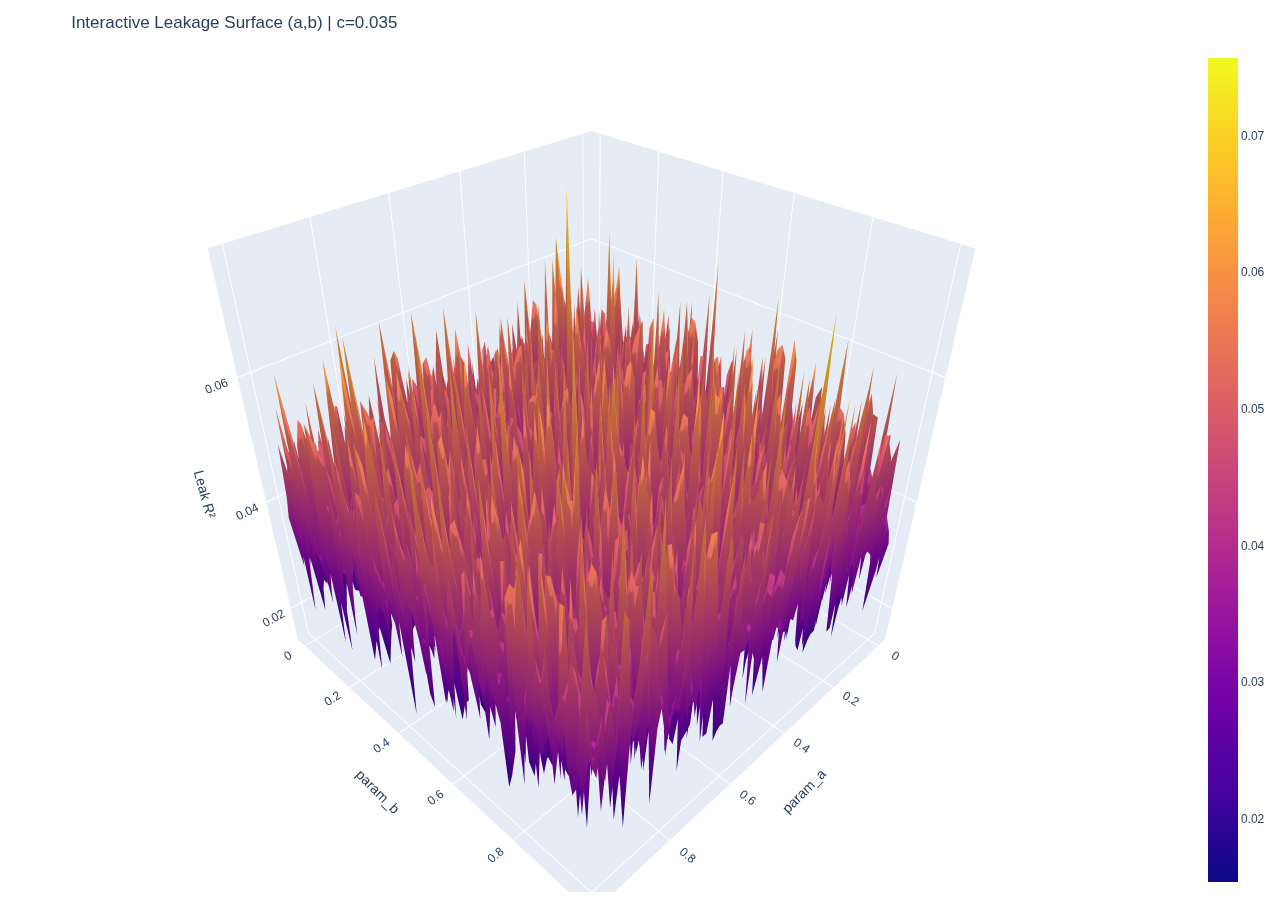
<file: interactive_leak_surface.html>
<html>
<head><meta charset="utf-8" /></head>
<body>
    <div>                        <script type="text/javascript">window.PlotlyConfig = {MathJaxConfig: 'local'};</script>
        <script charset="utf-8" src="https://cdn.plot.ly/plotly-2.35.2.min.js"></script>                <div id="51241554-ba4f-4edd-bba0-5f5681030d62" class="plotly-graph-div" style="height:100%; width:100%;"></div>            <script type="text/javascript">                                    window.PLOTLYENV=window.PLOTLYENV || {};                                    if (document.getElementById("51241554-ba4f-4edd-bba0-5f5681030d62")) {                    Plotly.newPlot(                        "51241554-ba4f-4edd-bba0-5f5681030d62",                        [{"x":[[0.0,0.012658227848101266,0.02531645569620253,0.0379746835443038,0.05063291139240506,0.06329113924050633,0.0759493670886076,0.08860759493670886,0.10126582278481013,0.11392405063291139,0.12658227848101267,0.13924050632911392,0.1518987341772152,0.16455696202531644,0.17721518987341772,0.18987341772151897,0.20253164556962025,0.21518987341772153,0.22784810126582278,0.24050632911392406,0.25316455696202533,0.26582278481012656,0.27848101265822783,0.2911392405063291,0.3037974683544304,0.31645569620253167,0.3291139240506329,0.34177215189873417,0.35443037974683544,0.3670886075949367,0.37974683544303794,0.3924050632911392,0.4050632911392405,0.4177215189873418,0.43037974683544306,0.4430379746835443,0.45569620253164556,0.46835443037974683,0.4810126582278481,0.49367088607594933,0.5063291139240507,0.5189873417721519,0.5316455696202531,0.5443037974683544,0.5569620253164557,0.569620253164557,0.5822784810126582,0.5949367088607594,0.6075949367088608,0.620253164556962,0.6329113924050633,0.6455696202531646,0.6582278481012658,0.6708860759493671,0.6835443037974683,0.6962025316455696,0.7088607594936709,0.7215189873417721,0.7341772151898734,0.7468354430379747,0.7594936708860759,0.7721518987341772,0.7848101265822784,0.7974683544303798,0.810126582278481,0.8227848101265822,0.8354430379746836,0.8481012658227848,0.8607594936708861,0.8734177215189873,0.8860759493670886,0.8987341772151899,0.9113924050632911,0.9240506329113924,0.9367088607594937,0.9493670886075949,0.9620253164556962,0.9746835443037974,0.9873417721518987,1.0],[0.0,0.012658227848101266,0.02531645569620253,0.0379746835443038,0.05063291139240506,0.06329113924050633,0.0759493670886076,0.08860759493670886,0.10126582278481013,0.11392405063291139,0.12658227848101267,0.13924050632911392,0.1518987341772152,0.16455696202531644,0.17721518987341772,0.18987341772151897,0.20253164556962025,0.21518987341772153,0.22784810126582278,0.24050632911392406,0.25316455696202533,0.26582278481012656,0.27848101265822783,0.2911392405063291,0.3037974683544304,0.31645569620253167,0.3291139240506329,0.34177215189873417,0.35443037974683544,0.3670886075949367,0.37974683544303794,0.3924050632911392,0.4050632911392405,0.4177215189873418,0.43037974683544306,0.4430379746835443,0.45569620253164556,0.46835443037974683,0.4810126582278481,0.49367088607594933,0.5063291139240507,0.5189873417721519,0.5316455696202531,0.5443037974683544,0.5569620253164557,0.569620253164557,0.5822784810126582,0.5949367088607594,0.6075949367088608,0.620253164556962,0.6329113924050633,0.6455696202531646,0.6582278481012658,0.6708860759493671,0.6835443037974683,0.6962025316455696,0.7088607594936709,0.7215189873417721,0.7341772151898734,0.7468354430379747,0.7594936708860759,0.7721518987341772,0.7848101265822784,0.7974683544303798,0.810126582278481,0.8227848101265822,0.8354430379746836,0.8481012658227848,0.8607594936708861,0.8734177215189873,0.8860759493670886,0.8987341772151899,0.9113924050632911,0.9240506329113924,0.9367088607594937,0.9493670886075949,0.9620253164556962,0.9746835443037974,0.9873417721518987,1.0],[0.0,0.012658227848101266,0.02531645569620253,0.0379746835443038,0.05063291139240506,0.06329113924050633,0.0759493670886076,0.08860759493670886,0.10126582278481013,0.11392405063291139,0.12658227848101267,0.13924050632911392,0.1518987341772152,0.16455696202531644,0.17721518987341772,0.18987341772151897,0.20253164556962025,0.21518987341772153,0.22784810126582278,0.24050632911392406,0.25316455696202533,0.26582278481012656,0.27848101265822783,0.2911392405063291,0.3037974683544304,0.31645569620253167,0.3291139240506329,0.34177215189873417,0.35443037974683544,0.3670886075949367,0.37974683544303794,0.3924050632911392,0.4050632911392405,0.4177215189873418,0.43037974683544306,0.4430379746835443,0.45569620253164556,0.46835443037974683,0.4810126582278481,0.49367088607594933,0.5063291139240507,0.5189873417721519,0.5316455696202531,0.5443037974683544,0.5569620253164557,0.569620253164557,0.5822784810126582,0.5949367088607594,0.6075949367088608,0.620253164556962,0.6329113924050633,0.6455696202531646,0.6582278481012658,0.6708860759493671,0.6835443037974683,0.6962025316455696,0.7088607594936709,0.7215189873417721,0.7341772151898734,0.7468354430379747,0.7594936708860759,0.7721518987341772,0.7848101265822784,0.7974683544303798,0.810126582278481,0.8227848101265822,0.8354430379746836,0.8481012658227848,0.8607594936708861,0.8734177215189873,0.8860759493670886,0.8987341772151899,0.9113924050632911,0.9240506329113924,0.9367088607594937,0.9493670886075949,0.9620253164556962,0.9746835443037974,0.9873417721518987,1.0],[0.0,0.012658227848101266,0.02531645569620253,0.0379746835443038,0.05063291139240506,0.06329113924050633,0.0759493670886076,0.08860759493670886,0.10126582278481013,0.11392405063291139,0.12658227848101267,0.13924050632911392,0.1518987341772152,0.16455696202531644,0.17721518987341772,0.18987341772151897,0.20253164556962025,0.21518987341772153,0.22784810126582278,0.24050632911392406,0.25316455696202533,0.26582278481012656,0.27848101265822783,0.2911392405063291,0.3037974683544304,0.31645569620253167,0.3291139240506329,0.34177215189873417,0.35443037974683544,0.3670886075949367,0.37974683544303794,0.3924050632911392,0.4050632911392405,0.4177215189873418,0.43037974683544306,0.4430379746835443,0.45569620253164556,0.46835443037974683,0.4810126582278481,0.49367088607594933,0.5063291139240507,0.5189873417721519,0.5316455696202531,0.5443037974683544,0.5569620253164557,0.569620253164557,0.5822784810126582,0.5949367088607594,0.6075949367088608,0.620253164556962,0.6329113924050633,0.6455696202531646,0.6582278481012658,0.6708860759493671,0.6835443037974683,0.6962025316455696,0.7088607594936709,0.7215189873417721,0.7341772151898734,0.7468354430379747,0.7594936708860759,0.7721518987341772,0.7848101265822784,0.7974683544303798,0.810126582278481,0.8227848101265822,0.8354430379746836,0.8481012658227848,0.8607594936708861,0.8734177215189873,0.8860759493670886,0.8987341772151899,0.9113924050632911,0.9240506329113924,0.9367088607594937,0.9493670886075949,0.9620253164556962,0.9746835443037974,0.9873417721518987,1.0],[0.0,0.012658227848101266,0.02531645569620253,0.0379746835443038,0.05063291139240506,0.06329113924050633,0.0759493670886076,0.08860759493670886,0.10126582278481013,0.11392405063291139,0.12658227848101267,0.13924050632911392,0.1518987341772152,0.16455696202531644,0.17721518987341772,0.18987341772151897,0.20253164556962025,0.21518987341772153,0.22784810126582278,0.24050632911392406,0.25316455696202533,0.26582278481012656,0.27848101265822783,0.2911392405063291,0.3037974683544304,0.31645569620253167,0.3291139240506329,0.34177215189873417,0.35443037974683544,0.3670886075949367,0.37974683544303794,0.3924050632911392,0.4050632911392405,0.4177215189873418,0.43037974683544306,0.4430379746835443,0.45569620253164556,0.46835443037974683,0.4810126582278481,0.49367088607594933,0.5063291139240507,0.5189873417721519,0.5316455696202531,0.5443037974683544,0.5569620253164557,0.569620253164557,0.5822784810126582,0.5949367088607594,0.6075949367088608,0.620253164556962,0.6329113924050633,0.6455696202531646,0.6582278481012658,0.6708860759493671,0.6835443037974683,0.6962025316455696,0.7088607594936709,0.7215189873417721,0.7341772151898734,0.7468354430379747,0.7594936708860759,0.7721518987341772,0.7848101265822784,0.7974683544303798,0.810126582278481,0.8227848101265822,0.8354430379746836,0.8481012658227848,0.8607594936708861,0.8734177215189873,0.8860759493670886,0.8987341772151899,0.9113924050632911,0.9240506329113924,0.9367088607594937,0.9493670886075949,0.9620253164556962,0.9746835443037974,0.9873417721518987,1.0],[0.0,0.012658227848101266,0.02531645569620253,0.0379746835443038,0.05063291139240506,0.06329113924050633,0.0759493670886076,0.08860759493670886,0.10126582278481013,0.11392405063291139,0.12658227848101267,0.13924050632911392,0.1518987341772152,0.16455696202531644,0.17721518987341772,0.18987341772151897,0.20253164556962025,0.21518987341772153,0.22784810126582278,0.24050632911392406,0.25316455696202533,0.26582278481012656,0.27848101265822783,0.2911392405063291,0.3037974683544304,0.31645569620253167,0.3291139240506329,0.34177215189873417,0.35443037974683544,0.3670886075949367,0.37974683544303794,0.3924050632911392,0.4050632911392405,0.4177215189873418,0.43037974683544306,0.4430379746835443,0.45569620253164556,0.46835443037974683,0.4810126582278481,0.49367088607594933,0.5063291139240507,0.5189873417721519,0.5316455696202531,0.5443037974683544,0.5569620253164557,0.569620253164557,0.5822784810126582,0.5949367088607594,0.6075949367088608,0.620253164556962,0.6329113924050633,0.6455696202531646,0.6582278481012658,0.6708860759493671,0.6835443037974683,0.6962025316455696,0.7088607594936709,0.7215189873417721,0.7341772151898734,0.7468354430379747,0.7594936708860759,0.7721518987341772,0.7848101265822784,0.7974683544303798,0.810126582278481,0.8227848101265822,0.8354430379746836,0.8481012658227848,0.8607594936708861,0.8734177215189873,0.8860759493670886,0.8987341772151899,0.9113924050632911,0.9240506329113924,0.9367088607594937,0.9493670886075949,0.9620253164556962,0.9746835443037974,0.9873417721518987,1.0],[0.0,0.012658227848101266,0.02531645569620253,0.0379746835443038,0.05063291139240506,0.06329113924050633,0.0759493670886076,0.08860759493670886,0.10126582278481013,0.11392405063291139,0.12658227848101267,0.13924050632911392,0.1518987341772152,0.16455696202531644,0.17721518987341772,0.18987341772151897,0.20253164556962025,0.21518987341772153,0.22784810126582278,0.24050632911392406,0.25316455696202533,0.26582278481012656,0.27848101265822783,0.2911392405063291,0.3037974683544304,0.31645569620253167,0.3291139240506329,0.34177215189873417,0.35443037974683544,0.3670886075949367,0.37974683544303794,0.3924050632911392,0.4050632911392405,0.4177215189873418,0.43037974683544306,0.4430379746835443,0.45569620253164556,0.46835443037974683,0.4810126582278481,0.49367088607594933,0.5063291139240507,0.5189873417721519,0.5316455696202531,0.5443037974683544,0.5569620253164557,0.569620253164557,0.5822784810126582,0.5949367088607594,0.6075949367088608,0.620253164556962,0.6329113924050633,0.6455696202531646,0.6582278481012658,0.6708860759493671,0.6835443037974683,0.6962025316455696,0.7088607594936709,0.7215189873417721,0.7341772151898734,0.7468354430379747,0.7594936708860759,0.7721518987341772,0.7848101265822784,0.7974683544303798,0.810126582278481,0.8227848101265822,0.8354430379746836,0.8481012658227848,0.8607594936708861,0.8734177215189873,0.8860759493670886,0.8987341772151899,0.9113924050632911,0.9240506329113924,0.9367088607594937,0.9493670886075949,0.9620253164556962,0.9746835443037974,0.9873417721518987,1.0],[0.0,0.012658227848101266,0.02531645569620253,0.0379746835443038,0.05063291139240506,0.06329113924050633,0.0759493670886076,0.08860759493670886,0.10126582278481013,0.11392405063291139,0.12658227848101267,0.13924050632911392,0.1518987341772152,0.16455696202531644,0.17721518987341772,0.18987341772151897,0.20253164556962025,0.21518987341772153,0.22784810126582278,0.24050632911392406,0.25316455696202533,0.26582278481012656,0.27848101265822783,0.2911392405063291,0.3037974683544304,0.31645569620253167,0.3291139240506329,0.34177215189873417,0.35443037974683544,0.3670886075949367,0.37974683544303794,0.3924050632911392,0.4050632911392405,0.4177215189873418,0.43037974683544306,0.4430379746835443,0.45569620253164556,0.46835443037974683,0.4810126582278481,0.49367088607594933,0.5063291139240507,0.5189873417721519,0.5316455696202531,0.5443037974683544,0.5569620253164557,0.569620253164557,0.5822784810126582,0.5949367088607594,0.6075949367088608,0.620253164556962,0.6329113924050633,0.6455696202531646,0.6582278481012658,0.6708860759493671,0.6835443037974683,0.6962025316455696,0.7088607594936709,0.7215189873417721,0.7341772151898734,0.7468354430379747,0.7594936708860759,0.7721518987341772,0.7848101265822784,0.7974683544303798,0.810126582278481,0.8227848101265822,0.8354430379746836,0.8481012658227848,0.8607594936708861,0.8734177215189873,0.8860759493670886,0.8987341772151899,0.9113924050632911,0.9240506329113924,0.9367088607594937,0.9493670886075949,0.9620253164556962,0.9746835443037974,0.9873417721518987,1.0],[0.0,0.012658227848101266,0.02531645569620253,0.0379746835443038,0.05063291139240506,0.06329113924050633,0.0759493670886076,0.08860759493670886,0.10126582278481013,0.11392405063291139,0.12658227848101267,0.13924050632911392,0.1518987341772152,0.16455696202531644,0.17721518987341772,0.18987341772151897,0.20253164556962025,0.21518987341772153,0.22784810126582278,0.24050632911392406,0.25316455696202533,0.26582278481012656,0.27848101265822783,0.2911392405063291,0.3037974683544304,0.31645569620253167,0.3291139240506329,0.34177215189873417,0.35443037974683544,0.3670886075949367,0.37974683544303794,0.3924050632911392,0.4050632911392405,0.4177215189873418,0.43037974683544306,0.4430379746835443,0.45569620253164556,0.46835443037974683,0.4810126582278481,0.49367088607594933,0.5063291139240507,0.5189873417721519,0.5316455696202531,0.5443037974683544,0.5569620253164557,0.569620253164557,0.5822784810126582,0.5949367088607594,0.6075949367088608,0.620253164556962,0.6329113924050633,0.6455696202531646,0.6582278481012658,0.6708860759493671,0.6835443037974683,0.6962025316455696,0.7088607594936709,0.7215189873417721,0.7341772151898734,0.7468354430379747,0.7594936708860759,0.7721518987341772,0.7848101265822784,0.7974683544303798,0.810126582278481,0.8227848101265822,0.8354430379746836,0.8481012658227848,0.8607594936708861,0.8734177215189873,0.8860759493670886,0.8987341772151899,0.9113924050632911,0.9240506329113924,0.9367088607594937,0.9493670886075949,0.9620253164556962,0.9746835443037974,0.9873417721518987,1.0],[0.0,0.012658227848101266,0.02531645569620253,0.0379746835443038,0.05063291139240506,0.06329113924050633,0.0759493670886076,0.08860759493670886,0.10126582278481013,0.11392405063291139,0.12658227848101267,0.13924050632911392,0.1518987341772152,0.16455696202531644,0.17721518987341772,0.18987341772151897,0.20253164556962025,0.21518987341772153,0.22784810126582278,0.24050632911392406,0.25316455696202533,0.26582278481012656,0.27848101265822783,0.2911392405063291,0.3037974683544304,0.31645569620253167,0.3291139240506329,0.34177215189873417,0.35443037974683544,0.3670886075949367,0.37974683544303794,0.3924050632911392,0.4050632911392405,0.4177215189873418,0.43037974683544306,0.4430379746835443,0.45569620253164556,0.46835443037974683,0.4810126582278481,0.49367088607594933,0.5063291139240507,0.5189873417721519,0.5316455696202531,0.5443037974683544,0.5569620253164557,0.569620253164557,0.5822784810126582,0.5949367088607594,0.6075949367088608,0.620253164556962,0.6329113924050633,0.6455696202531646,0.6582278481012658,0.6708860759493671,0.6835443037974683,0.6962025316455696,0.7088607594936709,0.7215189873417721,0.7341772151898734,0.7468354430379747,0.7594936708860759,0.7721518987341772,0.7848101265822784,0.7974683544303798,0.810126582278481,0.8227848101265822,0.8354430379746836,0.8481012658227848,0.8607594936708861,0.8734177215189873,0.8860759493670886,0.8987341772151899,0.9113924050632911,0.9240506329113924,0.9367088607594937,0.9493670886075949,0.9620253164556962,0.9746835443037974,0.9873417721518987,1.0],[0.0,0.012658227848101266,0.02531645569620253,0.0379746835443038,0.05063291139240506,0.06329113924050633,0.0759493670886076,0.08860759493670886,0.10126582278481013,0.11392405063291139,0.12658227848101267,0.13924050632911392,0.1518987341772152,0.16455696202531644,0.17721518987341772,0.18987341772151897,0.20253164556962025,0.21518987341772153,0.22784810126582278,0.24050632911392406,0.25316455696202533,0.26582278481012656,0.27848101265822783,0.2911392405063291,0.3037974683544304,0.31645569620253167,0.3291139240506329,0.34177215189873417,0.35443037974683544,0.3670886075949367,0.37974683544303794,0.3924050632911392,0.4050632911392405,0.4177215189873418,0.43037974683544306,0.4430379746835443,0.45569620253164556,0.46835443037974683,0.4810126582278481,0.49367088607594933,0.5063291139240507,0.5189873417721519,0.5316455696202531,0.5443037974683544,0.5569620253164557,0.569620253164557,0.5822784810126582,0.5949367088607594,0.6075949367088608,0.620253164556962,0.6329113924050633,0.6455696202531646,0.6582278481012658,0.6708860759493671,0.6835443037974683,0.6962025316455696,0.7088607594936709,0.7215189873417721,0.7341772151898734,0.7468354430379747,0.7594936708860759,0.7721518987341772,0.7848101265822784,0.7974683544303798,0.810126582278481,0.8227848101265822,0.8354430379746836,0.8481012658227848,0.8607594936708861,0.8734177215189873,0.8860759493670886,0.8987341772151899,0.9113924050632911,0.9240506329113924,0.9367088607594937,0.9493670886075949,0.9620253164556962,0.9746835443037974,0.9873417721518987,1.0],[0.0,0.012658227848101266,0.02531645569620253,0.0379746835443038,0.05063291139240506,0.06329113924050633,0.0759493670886076,0.08860759493670886,0.10126582278481013,0.11392405063291139,0.12658227848101267,0.13924050632911392,0.1518987341772152,0.16455696202531644,0.17721518987341772,0.18987341772151897,0.20253164556962025,0.21518987341772153,0.22784810126582278,0.24050632911392406,0.25316455696202533,0.26582278481012656,0.27848101265822783,0.2911392405063291,0.3037974683544304,0.31645569620253167,0.3291139240506329,0.34177215189873417,0.35443037974683544,0.3670886075949367,0.37974683544303794,0.3924050632911392,0.4050632911392405,0.4177215189873418,0.43037974683544306,0.4430379746835443,0.45569620253164556,0.46835443037974683,0.4810126582278481,0.49367088607594933,0.5063291139240507,0.5189873417721519,0.5316455696202531,0.5443037974683544,0.5569620253164557,0.569620253164557,0.5822784810126582,0.5949367088607594,0.6075949367088608,0.620253164556962,0.6329113924050633,0.6455696202531646,0.6582278481012658,0.6708860759493671,0.6835443037974683,0.6962025316455696,0.7088607594936709,0.7215189873417721,0.7341772151898734,0.7468354430379747,0.7594936708860759,0.7721518987341772,0.7848101265822784,0.7974683544303798,0.810126582278481,0.8227848101265822,0.8354430379746836,0.8481012658227848,0.8607594936708861,0.8734177215189873,0.8860759493670886,0.8987341772151899,0.9113924050632911,0.9240506329113924,0.9367088607594937,0.9493670886075949,0.9620253164556962,0.9746835443037974,0.9873417721518987,1.0],[0.0,0.012658227848101266,0.02531645569620253,0.0379746835443038,0.05063291139240506,0.06329113924050633,0.0759493670886076,0.08860759493670886,0.10126582278481013,0.11392405063291139,0.12658227848101267,0.13924050632911392,0.1518987341772152,0.16455696202531644,0.17721518987341772,0.18987341772151897,0.20253164556962025,0.21518987341772153,0.22784810126582278,0.24050632911392406,0.25316455696202533,0.26582278481012656,0.27848101265822783,0.2911392405063291,0.3037974683544304,0.31645569620253167,0.3291139240506329,0.34177215189873417,0.35443037974683544,0.3670886075949367,0.37974683544303794,0.3924050632911392,0.4050632911392405,0.4177215189873418,0.43037974683544306,0.4430379746835443,0.45569620253164556,0.46835443037974683,0.4810126582278481,0.49367088607594933,0.5063291139240507,0.5189873417721519,0.5316455696202531,0.5443037974683544,0.5569620253164557,0.569620253164557,0.5822784810126582,0.5949367088607594,0.6075949367088608,0.620253164556962,0.6329113924050633,0.6455696202531646,0.6582278481012658,0.6708860759493671,0.6835443037974683,0.6962025316455696,0.7088607594936709,0.7215189873417721,0.7341772151898734,0.7468354430379747,0.7594936708860759,0.7721518987341772,0.7848101265822784,0.7974683544303798,0.810126582278481,0.8227848101265822,0.8354430379746836,0.8481012658227848,0.8607594936708861,0.8734177215189873,0.8860759493670886,0.8987341772151899,0.9113924050632911,0.9240506329113924,0.9367088607594937,0.9493670886075949,0.9620253164556962,0.9746835443037974,0.9873417721518987,1.0],[0.0,0.012658227848101266,0.02531645569620253,0.0379746835443038,0.05063291139240506,0.06329113924050633,0.0759493670886076,0.08860759493670886,0.10126582278481013,0.11392405063291139,0.12658227848101267,0.13924050632911392,0.1518987341772152,0.16455696202531644,0.17721518987341772,0.18987341772151897,0.20253164556962025,0.21518987341772153,0.22784810126582278,0.24050632911392406,0.25316455696202533,0.26582278481012656,0.27848101265822783,0.2911392405063291,0.3037974683544304,0.31645569620253167,0.3291139240506329,0.34177215189873417,0.35443037974683544,0.3670886075949367,0.37974683544303794,0.3924050632911392,0.4050632911392405,0.4177215189873418,0.43037974683544306,0.4430379746835443,0.45569620253164556,0.46835443037974683,0.4810126582278481,0.49367088607594933,0.5063291139240507,0.5189873417721519,0.5316455696202531,0.5443037974683544,0.5569620253164557,0.569620253164557,0.5822784810126582,0.5949367088607594,0.6075949367088608,0.620253164556962,0.6329113924050633,0.6455696202531646,0.6582278481012658,0.6708860759493671,0.6835443037974683,0.6962025316455696,0.7088607594936709,0.7215189873417721,0.7341772151898734,0.7468354430379747,0.7594936708860759,0.7721518987341772,0.7848101265822784,0.7974683544303798,0.810126582278481,0.8227848101265822,0.8354430379746836,0.8481012658227848,0.8607594936708861,0.8734177215189873,0.8860759493670886,0.8987341772151899,0.9113924050632911,0.9240506329113924,0.9367088607594937,0.9493670886075949,0.9620253164556962,0.9746835443037974,0.9873417721518987,1.0],[0.0,0.012658227848101266,0.02531645569620253,0.0379746835443038,0.05063291139240506,0.06329113924050633,0.0759493670886076,0.08860759493670886,0.10126582278481013,0.11392405063291139,0.12658227848101267,0.13924050632911392,0.1518987341772152,0.16455696202531644,0.17721518987341772,0.18987341772151897,0.20253164556962025,0.21518987341772153,0.22784810126582278,0.24050632911392406,0.25316455696202533,0.26582278481012656,0.27848101265822783,0.2911392405063291,0.3037974683544304,0.31645569620253167,0.3291139240506329,0.34177215189873417,0.35443037974683544,0.3670886075949367,0.37974683544303794,0.3924050632911392,0.4050632911392405,0.4177215189873418,0.43037974683544306,0.4430379746835443,0.45569620253164556,0.46835443037974683,0.4810126582278481,0.49367088607594933,0.5063291139240507,0.5189873417721519,0.5316455696202531,0.5443037974683544,0.5569620253164557,0.569620253164557,0.5822784810126582,0.5949367088607594,0.6075949367088608,0.620253164556962,0.6329113924050633,0.6455696202531646,0.6582278481012658,0.6708860759493671,0.6835443037974683,0.6962025316455696,0.7088607594936709,0.7215189873417721,0.7341772151898734,0.7468354430379747,0.7594936708860759,0.7721518987341772,0.7848101265822784,0.7974683544303798,0.810126582278481,0.8227848101265822,0.8354430379746836,0.8481012658227848,0.8607594936708861,0.8734177215189873,0.8860759493670886,0.8987341772151899,0.9113924050632911,0.9240506329113924,0.9367088607594937,0.9493670886075949,0.9620253164556962,0.9746835443037974,0.9873417721518987,1.0],[0.0,0.012658227848101266,0.02531645569620253,0.0379746835443038,0.05063291139240506,0.06329113924050633,0.0759493670886076,0.08860759493670886,0.10126582278481013,0.11392405063291139,0.12658227848101267,0.13924050632911392,0.1518987341772152,0.16455696202531644,0.17721518987341772,0.18987341772151897,0.20253164556962025,0.21518987341772153,0.22784810126582278,0.24050632911392406,0.25316455696202533,0.26582278481012656,0.27848101265822783,0.2911392405063291,0.3037974683544304,0.31645569620253167,0.3291139240506329,0.34177215189873417,0.35443037974683544,0.3670886075949367,0.37974683544303794,0.3924050632911392,0.4050632911392405,0.4177215189873418,0.43037974683544306,0.4430379746835443,0.45569620253164556,0.46835443037974683,0.4810126582278481,0.49367088607594933,0.5063291139240507,0.5189873417721519,0.5316455696202531,0.5443037974683544,0.5569620253164557,0.569620253164557,0.5822784810126582,0.5949367088607594,0.6075949367088608,0.620253164556962,0.6329113924050633,0.6455696202531646,0.6582278481012658,0.6708860759493671,0.6835443037974683,0.6962025316455696,0.7088607594936709,0.7215189873417721,0.7341772151898734,0.7468354430379747,0.7594936708860759,0.7721518987341772,0.7848101265822784,0.7974683544303798,0.810126582278481,0.8227848101265822,0.8354430379746836,0.8481012658227848,0.8607594936708861,0.8734177215189873,0.8860759493670886,0.8987341772151899,0.9113924050632911,0.9240506329113924,0.9367088607594937,0.9493670886075949,0.9620253164556962,0.9746835443037974,0.9873417721518987,1.0],[0.0,0.012658227848101266,0.02531645569620253,0.0379746835443038,0.05063291139240506,0.06329113924050633,0.0759493670886076,0.08860759493670886,0.10126582278481013,0.11392405063291139,0.12658227848101267,0.13924050632911392,0.1518987341772152,0.16455696202531644,0.17721518987341772,0.18987341772151897,0.20253164556962025,0.21518987341772153,0.22784810126582278,0.24050632911392406,0.25316455696202533,0.26582278481012656,0.27848101265822783,0.2911392405063291,0.3037974683544304,0.31645569620253167,0.3291139240506329,0.34177215189873417,0.35443037974683544,0.3670886075949367,0.37974683544303794,0.3924050632911392,0.4050632911392405,0.4177215189873418,0.43037974683544306,0.4430379746835443,0.45569620253164556,0.46835443037974683,0.4810126582278481,0.49367088607594933,0.5063291139240507,0.5189873417721519,0.5316455696202531,0.5443037974683544,0.5569620253164557,0.569620253164557,0.5822784810126582,0.5949367088607594,0.6075949367088608,0.620253164556962,0.6329113924050633,0.6455696202531646,0.6582278481012658,0.6708860759493671,0.6835443037974683,0.6962025316455696,0.7088607594936709,0.7215189873417721,0.7341772151898734,0.7468354430379747,0.7594936708860759,0.7721518987341772,0.7848101265822784,0.7974683544303798,0.810126582278481,0.8227848101265822,0.8354430379746836,0.8481012658227848,0.8607594936708861,0.8734177215189873,0.8860759493670886,0.8987341772151899,0.9113924050632911,0.9240506329113924,0.9367088607594937,0.9493670886075949,0.9620253164556962,0.9746835443037974,0.9873417721518987,1.0],[0.0,0.012658227848101266,0.02531645569620253,0.0379746835443038,0.05063291139240506,0.06329113924050633,0.0759493670886076,0.08860759493670886,0.10126582278481013,0.11392405063291139,0.12658227848101267,0.13924050632911392,0.1518987341772152,0.16455696202531644,0.17721518987341772,0.18987341772151897,0.20253164556962025,0.21518987341772153,0.22784810126582278,0.24050632911392406,0.25316455696202533,0.26582278481012656,0.27848101265822783,0.2911392405063291,0.3037974683544304,0.31645569620253167,0.3291139240506329,0.34177215189873417,0.35443037974683544,0.3670886075949367,0.37974683544303794,0.3924050632911392,0.4050632911392405,0.4177215189873418,0.43037974683544306,0.4430379746835443,0.45569620253164556,0.46835443037974683,0.4810126582278481,0.49367088607594933,0.5063291139240507,0.5189873417721519,0.5316455696202531,0.5443037974683544,0.5569620253164557,0.569620253164557,0.5822784810126582,0.5949367088607594,0.6075949367088608,0.620253164556962,0.6329113924050633,0.6455696202531646,0.6582278481012658,0.6708860759493671,0.6835443037974683,0.6962025316455696,0.7088607594936709,0.7215189873417721,0.7341772151898734,0.7468354430379747,0.7594936708860759,0.7721518987341772,0.7848101265822784,0.7974683544303798,0.810126582278481,0.8227848101265822,0.8354430379746836,0.8481012658227848,0.8607594936708861,0.8734177215189873,0.8860759493670886,0.8987341772151899,0.9113924050632911,0.9240506329113924,0.9367088607594937,0.9493670886075949,0.9620253164556962,0.9746835443037974,0.9873417721518987,1.0],[0.0,0.012658227848101266,0.02531645569620253,0.0379746835443038,0.05063291139240506,0.06329113924050633,0.0759493670886076,0.08860759493670886,0.10126582278481013,0.11392405063291139,0.12658227848101267,0.13924050632911392,0.1518987341772152,0.16455696202531644,0.17721518987341772,0.18987341772151897,0.20253164556962025,0.21518987341772153,0.22784810126582278,0.24050632911392406,0.25316455696202533,0.26582278481012656,0.27848101265822783,0.2911392405063291,0.3037974683544304,0.31645569620253167,0.3291139240506329,0.34177215189873417,0.35443037974683544,0.3670886075949367,0.37974683544303794,0.3924050632911392,0.4050632911392405,0.4177215189873418,0.43037974683544306,0.4430379746835443,0.45569620253164556,0.46835443037974683,0.4810126582278481,0.49367088607594933,0.5063291139240507,0.5189873417721519,0.5316455696202531,0.5443037974683544,0.5569620253164557,0.569620253164557,0.5822784810126582,0.5949367088607594,0.6075949367088608,0.620253164556962,0.6329113924050633,0.6455696202531646,0.6582278481012658,0.6708860759493671,0.6835443037974683,0.6962025316455696,0.7088607594936709,0.7215189873417721,0.7341772151898734,0.7468354430379747,0.7594936708860759,0.7721518987341772,0.7848101265822784,0.7974683544303798,0.810126582278481,0.8227848101265822,0.8354430379746836,0.8481012658227848,0.8607594936708861,0.8734177215189873,0.8860759493670886,0.8987341772151899,0.9113924050632911,0.9240506329113924,0.9367088607594937,0.9493670886075949,0.9620253164556962,0.9746835443037974,0.9873417721518987,1.0],[0.0,0.012658227848101266,0.02531645569620253,0.0379746835443038,0.05063291139240506,0.06329113924050633,0.0759493670886076,0.08860759493670886,0.10126582278481013,0.11392405063291139,0.12658227848101267,0.13924050632911392,0.1518987341772152,0.16455696202531644,0.17721518987341772,0.18987341772151897,0.20253164556962025,0.21518987341772153,0.22784810126582278,0.24050632911392406,0.25316455696202533,0.26582278481012656,0.27848101265822783,0.2911392405063291,0.3037974683544304,0.31645569620253167,0.3291139240506329,0.34177215189873417,0.35443037974683544,0.3670886075949367,0.37974683544303794,0.3924050632911392,0.4050632911392405,0.4177215189873418,0.43037974683544306,0.4430379746835443,0.45569620253164556,0.46835443037974683,0.4810126582278481,0.49367088607594933,0.5063291139240507,0.5189873417721519,0.5316455696202531,0.5443037974683544,0.5569620253164557,0.569620253164557,0.5822784810126582,0.5949367088607594,0.6075949367088608,0.620253164556962,0.6329113924050633,0.6455696202531646,0.6582278481012658,0.6708860759493671,0.6835443037974683,0.6962025316455696,0.7088607594936709,0.7215189873417721,0.7341772151898734,0.7468354430379747,0.7594936708860759,0.7721518987341772,0.7848101265822784,0.7974683544303798,0.810126582278481,0.8227848101265822,0.8354430379746836,0.8481012658227848,0.8607594936708861,0.8734177215189873,0.8860759493670886,0.8987341772151899,0.9113924050632911,0.9240506329113924,0.9367088607594937,0.9493670886075949,0.9620253164556962,0.9746835443037974,0.9873417721518987,1.0],[0.0,0.012658227848101266,0.02531645569620253,0.0379746835443038,0.05063291139240506,0.06329113924050633,0.0759493670886076,0.08860759493670886,0.10126582278481013,0.11392405063291139,0.12658227848101267,0.13924050632911392,0.1518987341772152,0.16455696202531644,0.17721518987341772,0.18987341772151897,0.20253164556962025,0.21518987341772153,0.22784810126582278,0.24050632911392406,0.25316455696202533,0.26582278481012656,0.27848101265822783,0.2911392405063291,0.3037974683544304,0.31645569620253167,0.3291139240506329,0.34177215189873417,0.35443037974683544,0.3670886075949367,0.37974683544303794,0.3924050632911392,0.4050632911392405,0.4177215189873418,0.43037974683544306,0.4430379746835443,0.45569620253164556,0.46835443037974683,0.4810126582278481,0.49367088607594933,0.5063291139240507,0.5189873417721519,0.5316455696202531,0.5443037974683544,0.5569620253164557,0.569620253164557,0.5822784810126582,0.5949367088607594,0.6075949367088608,0.620253164556962,0.6329113924050633,0.6455696202531646,0.6582278481012658,0.6708860759493671,0.6835443037974683,0.6962025316455696,0.7088607594936709,0.7215189873417721,0.7341772151898734,0.7468354430379747,0.7594936708860759,0.7721518987341772,0.7848101265822784,0.7974683544303798,0.810126582278481,0.8227848101265822,0.8354430379746836,0.8481012658227848,0.8607594936708861,0.8734177215189873,0.8860759493670886,0.8987341772151899,0.9113924050632911,0.9240506329113924,0.9367088607594937,0.9493670886075949,0.9620253164556962,0.9746835443037974,0.9873417721518987,1.0],[0.0,0.012658227848101266,0.02531645569620253,0.0379746835443038,0.05063291139240506,0.06329113924050633,0.0759493670886076,0.08860759493670886,0.10126582278481013,0.11392405063291139,0.12658227848101267,0.13924050632911392,0.1518987341772152,0.16455696202531644,0.17721518987341772,0.18987341772151897,0.20253164556962025,0.21518987341772153,0.22784810126582278,0.24050632911392406,0.25316455696202533,0.26582278481012656,0.27848101265822783,0.2911392405063291,0.3037974683544304,0.31645569620253167,0.3291139240506329,0.34177215189873417,0.35443037974683544,0.3670886075949367,0.37974683544303794,0.3924050632911392,0.4050632911392405,0.4177215189873418,0.43037974683544306,0.4430379746835443,0.45569620253164556,0.46835443037974683,0.4810126582278481,0.49367088607594933,0.5063291139240507,0.5189873417721519,0.5316455696202531,0.5443037974683544,0.5569620253164557,0.569620253164557,0.5822784810126582,0.5949367088607594,0.6075949367088608,0.620253164556962,0.6329113924050633,0.6455696202531646,0.6582278481012658,0.6708860759493671,0.6835443037974683,0.6962025316455696,0.7088607594936709,0.7215189873417721,0.7341772151898734,0.7468354430379747,0.7594936708860759,0.7721518987341772,0.7848101265822784,0.7974683544303798,0.810126582278481,0.8227848101265822,0.8354430379746836,0.8481012658227848,0.8607594936708861,0.8734177215189873,0.8860759493670886,0.8987341772151899,0.9113924050632911,0.9240506329113924,0.9367088607594937,0.9493670886075949,0.9620253164556962,0.9746835443037974,0.9873417721518987,1.0],[0.0,0.012658227848101266,0.02531645569620253,0.0379746835443038,0.05063291139240506,0.06329113924050633,0.0759493670886076,0.08860759493670886,0.10126582278481013,0.11392405063291139,0.12658227848101267,0.13924050632911392,0.1518987341772152,0.16455696202531644,0.17721518987341772,0.18987341772151897,0.20253164556962025,0.21518987341772153,0.22784810126582278,0.24050632911392406,0.25316455696202533,0.26582278481012656,0.27848101265822783,0.2911392405063291,0.3037974683544304,0.31645569620253167,0.3291139240506329,0.34177215189873417,0.35443037974683544,0.3670886075949367,0.37974683544303794,0.3924050632911392,0.4050632911392405,0.4177215189873418,0.43037974683544306,0.4430379746835443,0.45569620253164556,0.46835443037974683,0.4810126582278481,0.49367088607594933,0.5063291139240507,0.5189873417721519,0.5316455696202531,0.5443037974683544,0.5569620253164557,0.569620253164557,0.5822784810126582,0.5949367088607594,0.6075949367088608,0.620253164556962,0.6329113924050633,0.6455696202531646,0.6582278481012658,0.6708860759493671,0.6835443037974683,0.6962025316455696,0.7088607594936709,0.7215189873417721,0.7341772151898734,0.7468354430379747,0.7594936708860759,0.7721518987341772,0.7848101265822784,0.7974683544303798,0.810126582278481,0.8227848101265822,0.8354430379746836,0.8481012658227848,0.8607594936708861,0.8734177215189873,0.8860759493670886,0.8987341772151899,0.9113924050632911,0.9240506329113924,0.9367088607594937,0.9493670886075949,0.9620253164556962,0.9746835443037974,0.9873417721518987,1.0],[0.0,0.012658227848101266,0.02531645569620253,0.0379746835443038,0.05063291139240506,0.06329113924050633,0.0759493670886076,0.08860759493670886,0.10126582278481013,0.11392405063291139,0.12658227848101267,0.13924050632911392,0.1518987341772152,0.16455696202531644,0.17721518987341772,0.18987341772151897,0.20253164556962025,0.21518987341772153,0.22784810126582278,0.24050632911392406,0.25316455696202533,0.26582278481012656,0.27848101265822783,0.2911392405063291,0.3037974683544304,0.31645569620253167,0.3291139240506329,0.34177215189873417,0.35443037974683544,0.3670886075949367,0.37974683544303794,0.3924050632911392,0.4050632911392405,0.4177215189873418,0.43037974683544306,0.4430379746835443,0.45569620253164556,0.46835443037974683,0.4810126582278481,0.49367088607594933,0.5063291139240507,0.5189873417721519,0.5316455696202531,0.5443037974683544,0.5569620253164557,0.569620253164557,0.5822784810126582,0.5949367088607594,0.6075949367088608,0.620253164556962,0.6329113924050633,0.6455696202531646,0.6582278481012658,0.6708860759493671,0.6835443037974683,0.6962025316455696,0.7088607594936709,0.7215189873417721,0.7341772151898734,0.7468354430379747,0.7594936708860759,0.7721518987341772,0.7848101265822784,0.7974683544303798,0.810126582278481,0.8227848101265822,0.8354430379746836,0.8481012658227848,0.8607594936708861,0.8734177215189873,0.8860759493670886,0.8987341772151899,0.9113924050632911,0.9240506329113924,0.9367088607594937,0.9493670886075949,0.9620253164556962,0.9746835443037974,0.9873417721518987,1.0],[0.0,0.012658227848101266,0.02531645569620253,0.0379746835443038,0.05063291139240506,0.06329113924050633,0.0759493670886076,0.08860759493670886,0.10126582278481013,0.11392405063291139,0.12658227848101267,0.13924050632911392,0.1518987341772152,0.16455696202531644,0.17721518987341772,0.18987341772151897,0.20253164556962025,0.21518987341772153,0.22784810126582278,0.24050632911392406,0.25316455696202533,0.26582278481012656,0.27848101265822783,0.2911392405063291,0.3037974683544304,0.31645569620253167,0.3291139240506329,0.34177215189873417,0.35443037974683544,0.3670886075949367,0.37974683544303794,0.3924050632911392,0.4050632911392405,0.4177215189873418,0.43037974683544306,0.4430379746835443,0.45569620253164556,0.46835443037974683,0.4810126582278481,0.49367088607594933,0.5063291139240507,0.5189873417721519,0.5316455696202531,0.5443037974683544,0.5569620253164557,0.569620253164557,0.5822784810126582,0.5949367088607594,0.6075949367088608,0.620253164556962,0.6329113924050633,0.6455696202531646,0.6582278481012658,0.6708860759493671,0.6835443037974683,0.6962025316455696,0.7088607594936709,0.7215189873417721,0.7341772151898734,0.7468354430379747,0.7594936708860759,0.7721518987341772,0.7848101265822784,0.7974683544303798,0.810126582278481,0.8227848101265822,0.8354430379746836,0.8481012658227848,0.8607594936708861,0.8734177215189873,0.8860759493670886,0.8987341772151899,0.9113924050632911,0.9240506329113924,0.9367088607594937,0.9493670886075949,0.9620253164556962,0.9746835443037974,0.9873417721518987,1.0],[0.0,0.012658227848101266,0.02531645569620253,0.0379746835443038,0.05063291139240506,0.06329113924050633,0.0759493670886076,0.08860759493670886,0.10126582278481013,0.11392405063291139,0.12658227848101267,0.13924050632911392,0.1518987341772152,0.16455696202531644,0.17721518987341772,0.18987341772151897,0.20253164556962025,0.21518987341772153,0.22784810126582278,0.24050632911392406,0.25316455696202533,0.26582278481012656,0.27848101265822783,0.2911392405063291,0.3037974683544304,0.31645569620253167,0.3291139240506329,0.34177215189873417,0.35443037974683544,0.3670886075949367,0.37974683544303794,0.3924050632911392,0.4050632911392405,0.4177215189873418,0.43037974683544306,0.4430379746835443,0.45569620253164556,0.46835443037974683,0.4810126582278481,0.49367088607594933,0.5063291139240507,0.5189873417721519,0.5316455696202531,0.5443037974683544,0.5569620253164557,0.569620253164557,0.5822784810126582,0.5949367088607594,0.6075949367088608,0.620253164556962,0.6329113924050633,0.6455696202531646,0.6582278481012658,0.6708860759493671,0.6835443037974683,0.6962025316455696,0.7088607594936709,0.7215189873417721,0.7341772151898734,0.7468354430379747,0.7594936708860759,0.7721518987341772,0.7848101265822784,0.7974683544303798,0.810126582278481,0.8227848101265822,0.8354430379746836,0.8481012658227848,0.8607594936708861,0.8734177215189873,0.8860759493670886,0.8987341772151899,0.9113924050632911,0.9240506329113924,0.9367088607594937,0.9493670886075949,0.9620253164556962,0.9746835443037974,0.9873417721518987,1.0],[0.0,0.012658227848101266,0.02531645569620253,0.0379746835443038,0.05063291139240506,0.06329113924050633,0.0759493670886076,0.08860759493670886,0.10126582278481013,0.11392405063291139,0.12658227848101267,0.13924050632911392,0.1518987341772152,0.16455696202531644,0.17721518987341772,0.18987341772151897,0.20253164556962025,0.21518987341772153,0.22784810126582278,0.24050632911392406,0.25316455696202533,0.26582278481012656,0.27848101265822783,0.2911392405063291,0.3037974683544304,0.31645569620253167,0.3291139240506329,0.34177215189873417,0.35443037974683544,0.3670886075949367,0.37974683544303794,0.3924050632911392,0.4050632911392405,0.4177215189873418,0.43037974683544306,0.4430379746835443,0.45569620253164556,0.46835443037974683,0.4810126582278481,0.49367088607594933,0.5063291139240507,0.5189873417721519,0.5316455696202531,0.5443037974683544,0.5569620253164557,0.569620253164557,0.5822784810126582,0.5949367088607594,0.6075949367088608,0.620253164556962,0.6329113924050633,0.6455696202531646,0.6582278481012658,0.6708860759493671,0.6835443037974683,0.6962025316455696,0.7088607594936709,0.7215189873417721,0.7341772151898734,0.7468354430379747,0.7594936708860759,0.7721518987341772,0.7848101265822784,0.7974683544303798,0.810126582278481,0.8227848101265822,0.8354430379746836,0.8481012658227848,0.8607594936708861,0.8734177215189873,0.8860759493670886,0.8987341772151899,0.9113924050632911,0.9240506329113924,0.9367088607594937,0.9493670886075949,0.9620253164556962,0.9746835443037974,0.9873417721518987,1.0],[0.0,0.012658227848101266,0.02531645569620253,0.0379746835443038,0.05063291139240506,0.06329113924050633,0.0759493670886076,0.08860759493670886,0.10126582278481013,0.11392405063291139,0.12658227848101267,0.13924050632911392,0.1518987341772152,0.16455696202531644,0.17721518987341772,0.18987341772151897,0.20253164556962025,0.21518987341772153,0.22784810126582278,0.24050632911392406,0.25316455696202533,0.26582278481012656,0.27848101265822783,0.2911392405063291,0.3037974683544304,0.31645569620253167,0.3291139240506329,0.34177215189873417,0.35443037974683544,0.3670886075949367,0.37974683544303794,0.3924050632911392,0.4050632911392405,0.4177215189873418,0.43037974683544306,0.4430379746835443,0.45569620253164556,0.46835443037974683,0.4810126582278481,0.49367088607594933,0.5063291139240507,0.5189873417721519,0.5316455696202531,0.5443037974683544,0.5569620253164557,0.569620253164557,0.5822784810126582,0.5949367088607594,0.6075949367088608,0.620253164556962,0.6329113924050633,0.6455696202531646,0.6582278481012658,0.6708860759493671,0.6835443037974683,0.6962025316455696,0.7088607594936709,0.7215189873417721,0.7341772151898734,0.7468354430379747,0.7594936708860759,0.7721518987341772,0.7848101265822784,0.7974683544303798,0.810126582278481,0.8227848101265822,0.8354430379746836,0.8481012658227848,0.8607594936708861,0.8734177215189873,0.8860759493670886,0.8987341772151899,0.9113924050632911,0.9240506329113924,0.9367088607594937,0.9493670886075949,0.9620253164556962,0.9746835443037974,0.9873417721518987,1.0],[0.0,0.012658227848101266,0.02531645569620253,0.0379746835443038,0.05063291139240506,0.06329113924050633,0.0759493670886076,0.08860759493670886,0.10126582278481013,0.11392405063291139,0.12658227848101267,0.13924050632911392,0.1518987341772152,0.16455696202531644,0.17721518987341772,0.18987341772151897,0.20253164556962025,0.21518987341772153,0.22784810126582278,0.24050632911392406,0.25316455696202533,0.26582278481012656,0.27848101265822783,0.2911392405063291,0.3037974683544304,0.31645569620253167,0.3291139240506329,0.34177215189873417,0.35443037974683544,0.3670886075949367,0.37974683544303794,0.3924050632911392,0.4050632911392405,0.4177215189873418,0.43037974683544306,0.4430379746835443,0.45569620253164556,0.46835443037974683,0.4810126582278481,0.49367088607594933,0.5063291139240507,0.5189873417721519,0.5316455696202531,0.5443037974683544,0.5569620253164557,0.569620253164557,0.5822784810126582,0.5949367088607594,0.6075949367088608,0.620253164556962,0.6329113924050633,0.6455696202531646,0.6582278481012658,0.6708860759493671,0.6835443037974683,0.6962025316455696,0.7088607594936709,0.7215189873417721,0.7341772151898734,0.7468354430379747,0.7594936708860759,0.7721518987341772,0.7848101265822784,0.7974683544303798,0.810126582278481,0.8227848101265822,0.8354430379746836,0.8481012658227848,0.8607594936708861,0.8734177215189873,0.8860759493670886,0.8987341772151899,0.9113924050632911,0.9240506329113924,0.9367088607594937,0.9493670886075949,0.9620253164556962,0.9746835443037974,0.9873417721518987,1.0],[0.0,0.012658227848101266,0.02531645569620253,0.0379746835443038,0.05063291139240506,0.06329113924050633,0.0759493670886076,0.08860759493670886,0.10126582278481013,0.11392405063291139,0.12658227848101267,0.13924050632911392,0.1518987341772152,0.16455696202531644,0.17721518987341772,0.18987341772151897,0.20253164556962025,0.21518987341772153,0.22784810126582278,0.24050632911392406,0.25316455696202533,0.26582278481012656,0.27848101265822783,0.2911392405063291,0.3037974683544304,0.31645569620253167,0.3291139240506329,0.34177215189873417,0.35443037974683544,0.3670886075949367,0.37974683544303794,0.3924050632911392,0.4050632911392405,0.4177215189873418,0.43037974683544306,0.4430379746835443,0.45569620253164556,0.46835443037974683,0.4810126582278481,0.49367088607594933,0.5063291139240507,0.5189873417721519,0.5316455696202531,0.5443037974683544,0.5569620253164557,0.569620253164557,0.5822784810126582,0.5949367088607594,0.6075949367088608,0.620253164556962,0.6329113924050633,0.6455696202531646,0.6582278481012658,0.6708860759493671,0.6835443037974683,0.6962025316455696,0.7088607594936709,0.7215189873417721,0.7341772151898734,0.7468354430379747,0.7594936708860759,0.7721518987341772,0.7848101265822784,0.7974683544303798,0.810126582278481,0.8227848101265822,0.8354430379746836,0.8481012658227848,0.8607594936708861,0.8734177215189873,0.8860759493670886,0.8987341772151899,0.9113924050632911,0.9240506329113924,0.9367088607594937,0.9493670886075949,0.9620253164556962,0.9746835443037974,0.9873417721518987,1.0],[0.0,0.012658227848101266,0.02531645569620253,0.0379746835443038,0.05063291139240506,0.06329113924050633,0.0759493670886076,0.08860759493670886,0.10126582278481013,0.11392405063291139,0.12658227848101267,0.13924050632911392,0.1518987341772152,0.16455696202531644,0.17721518987341772,0.18987341772151897,0.20253164556962025,0.21518987341772153,0.22784810126582278,0.24050632911392406,0.25316455696202533,0.26582278481012656,0.27848101265822783,0.2911392405063291,0.3037974683544304,0.31645569620253167,0.3291139240506329,0.34177215189873417,0.35443037974683544,0.3670886075949367,0.37974683544303794,0.3924050632911392,0.4050632911392405,0.4177215189873418,0.43037974683544306,0.4430379746835443,0.45569620253164556,0.46835443037974683,0.4810126582278481,0.49367088607594933,0.5063291139240507,0.5189873417721519,0.5316455696202531,0.5443037974683544,0.5569620253164557,0.569620253164557,0.5822784810126582,0.5949367088607594,0.6075949367088608,0.620253164556962,0.6329113924050633,0.6455696202531646,0.6582278481012658,0.6708860759493671,0.6835443037974683,0.6962025316455696,0.7088607594936709,0.7215189873417721,0.7341772151898734,0.7468354430379747,0.7594936708860759,0.7721518987341772,0.7848101265822784,0.7974683544303798,0.810126582278481,0.8227848101265822,0.8354430379746836,0.8481012658227848,0.8607594936708861,0.8734177215189873,0.8860759493670886,0.8987341772151899,0.9113924050632911,0.9240506329113924,0.9367088607594937,0.9493670886075949,0.9620253164556962,0.9746835443037974,0.9873417721518987,1.0],[0.0,0.012658227848101266,0.02531645569620253,0.0379746835443038,0.05063291139240506,0.06329113924050633,0.0759493670886076,0.08860759493670886,0.10126582278481013,0.11392405063291139,0.12658227848101267,0.13924050632911392,0.1518987341772152,0.16455696202531644,0.17721518987341772,0.18987341772151897,0.20253164556962025,0.21518987341772153,0.22784810126582278,0.24050632911392406,0.25316455696202533,0.26582278481012656,0.27848101265822783,0.2911392405063291,0.3037974683544304,0.31645569620253167,0.3291139240506329,0.34177215189873417,0.35443037974683544,0.3670886075949367,0.37974683544303794,0.3924050632911392,0.4050632911392405,0.4177215189873418,0.43037974683544306,0.4430379746835443,0.45569620253164556,0.46835443037974683,0.4810126582278481,0.49367088607594933,0.5063291139240507,0.5189873417721519,0.5316455696202531,0.5443037974683544,0.5569620253164557,0.569620253164557,0.5822784810126582,0.5949367088607594,0.6075949367088608,0.620253164556962,0.6329113924050633,0.6455696202531646,0.6582278481012658,0.6708860759493671,0.6835443037974683,0.6962025316455696,0.7088607594936709,0.7215189873417721,0.7341772151898734,0.7468354430379747,0.7594936708860759,0.7721518987341772,0.7848101265822784,0.7974683544303798,0.810126582278481,0.8227848101265822,0.8354430379746836,0.8481012658227848,0.8607594936708861,0.8734177215189873,0.8860759493670886,0.8987341772151899,0.9113924050632911,0.9240506329113924,0.9367088607594937,0.9493670886075949,0.9620253164556962,0.9746835443037974,0.9873417721518987,1.0],[0.0,0.012658227848101266,0.02531645569620253,0.0379746835443038,0.05063291139240506,0.06329113924050633,0.0759493670886076,0.08860759493670886,0.10126582278481013,0.11392405063291139,0.12658227848101267,0.13924050632911392,0.1518987341772152,0.16455696202531644,0.17721518987341772,0.18987341772151897,0.20253164556962025,0.21518987341772153,0.22784810126582278,0.24050632911392406,0.25316455696202533,0.26582278481012656,0.27848101265822783,0.2911392405063291,0.3037974683544304,0.31645569620253167,0.3291139240506329,0.34177215189873417,0.35443037974683544,0.3670886075949367,0.37974683544303794,0.3924050632911392,0.4050632911392405,0.4177215189873418,0.43037974683544306,0.4430379746835443,0.45569620253164556,0.46835443037974683,0.4810126582278481,0.49367088607594933,0.5063291139240507,0.5189873417721519,0.5316455696202531,0.5443037974683544,0.5569620253164557,0.569620253164557,0.5822784810126582,0.5949367088607594,0.6075949367088608,0.620253164556962,0.6329113924050633,0.6455696202531646,0.6582278481012658,0.6708860759493671,0.6835443037974683,0.6962025316455696,0.7088607594936709,0.7215189873417721,0.7341772151898734,0.7468354430379747,0.7594936708860759,0.7721518987341772,0.7848101265822784,0.7974683544303798,0.810126582278481,0.8227848101265822,0.8354430379746836,0.8481012658227848,0.8607594936708861,0.8734177215189873,0.8860759493670886,0.8987341772151899,0.9113924050632911,0.9240506329113924,0.9367088607594937,0.9493670886075949,0.9620253164556962,0.9746835443037974,0.9873417721518987,1.0],[0.0,0.012658227848101266,0.02531645569620253,0.0379746835443038,0.05063291139240506,0.06329113924050633,0.0759493670886076,0.08860759493670886,0.10126582278481013,0.11392405063291139,0.12658227848101267,0.13924050632911392,0.1518987341772152,0.16455696202531644,0.17721518987341772,0.18987341772151897,0.20253164556962025,0.21518987341772153,0.22784810126582278,0.24050632911392406,0.25316455696202533,0.26582278481012656,0.27848101265822783,0.2911392405063291,0.3037974683544304,0.31645569620253167,0.3291139240506329,0.34177215189873417,0.35443037974683544,0.3670886075949367,0.37974683544303794,0.3924050632911392,0.4050632911392405,0.4177215189873418,0.43037974683544306,0.4430379746835443,0.45569620253164556,0.46835443037974683,0.4810126582278481,0.49367088607594933,0.5063291139240507,0.5189873417721519,0.5316455696202531,0.5443037974683544,0.5569620253164557,0.569620253164557,0.5822784810126582,0.5949367088607594,0.6075949367088608,0.620253164556962,0.6329113924050633,0.6455696202531646,0.6582278481012658,0.6708860759493671,0.6835443037974683,0.6962025316455696,0.7088607594936709,0.7215189873417721,0.7341772151898734,0.7468354430379747,0.7594936708860759,0.7721518987341772,0.7848101265822784,0.7974683544303798,0.810126582278481,0.8227848101265822,0.8354430379746836,0.8481012658227848,0.8607594936708861,0.8734177215189873,0.8860759493670886,0.8987341772151899,0.9113924050632911,0.9240506329113924,0.9367088607594937,0.9493670886075949,0.9620253164556962,0.9746835443037974,0.9873417721518987,1.0],[0.0,0.012658227848101266,0.02531645569620253,0.0379746835443038,0.05063291139240506,0.06329113924050633,0.0759493670886076,0.08860759493670886,0.10126582278481013,0.11392405063291139,0.12658227848101267,0.13924050632911392,0.1518987341772152,0.16455696202531644,0.17721518987341772,0.18987341772151897,0.20253164556962025,0.21518987341772153,0.22784810126582278,0.24050632911392406,0.25316455696202533,0.26582278481012656,0.27848101265822783,0.2911392405063291,0.3037974683544304,0.31645569620253167,0.3291139240506329,0.34177215189873417,0.35443037974683544,0.3670886075949367,0.37974683544303794,0.3924050632911392,0.4050632911392405,0.4177215189873418,0.43037974683544306,0.4430379746835443,0.45569620253164556,0.46835443037974683,0.4810126582278481,0.49367088607594933,0.5063291139240507,0.5189873417721519,0.5316455696202531,0.5443037974683544,0.5569620253164557,0.569620253164557,0.5822784810126582,0.5949367088607594,0.6075949367088608,0.620253164556962,0.6329113924050633,0.6455696202531646,0.6582278481012658,0.6708860759493671,0.6835443037974683,0.6962025316455696,0.7088607594936709,0.7215189873417721,0.7341772151898734,0.7468354430379747,0.7594936708860759,0.7721518987341772,0.7848101265822784,0.7974683544303798,0.810126582278481,0.8227848101265822,0.8354430379746836,0.8481012658227848,0.8607594936708861,0.8734177215189873,0.8860759493670886,0.8987341772151899,0.9113924050632911,0.9240506329113924,0.9367088607594937,0.9493670886075949,0.9620253164556962,0.9746835443037974,0.9873417721518987,1.0],[0.0,0.012658227848101266,0.02531645569620253,0.0379746835443038,0.05063291139240506,0.06329113924050633,0.0759493670886076,0.08860759493670886,0.10126582278481013,0.11392405063291139,0.12658227848101267,0.13924050632911392,0.1518987341772152,0.16455696202531644,0.17721518987341772,0.18987341772151897,0.20253164556962025,0.21518987341772153,0.22784810126582278,0.24050632911392406,0.25316455696202533,0.26582278481012656,0.27848101265822783,0.2911392405063291,0.3037974683544304,0.31645569620253167,0.3291139240506329,0.34177215189873417,0.35443037974683544,0.3670886075949367,0.37974683544303794,0.3924050632911392,0.4050632911392405,0.4177215189873418,0.43037974683544306,0.4430379746835443,0.45569620253164556,0.46835443037974683,0.4810126582278481,0.49367088607594933,0.5063291139240507,0.5189873417721519,0.5316455696202531,0.5443037974683544,0.5569620253164557,0.569620253164557,0.5822784810126582,0.5949367088607594,0.6075949367088608,0.620253164556962,0.6329113924050633,0.6455696202531646,0.6582278481012658,0.6708860759493671,0.6835443037974683,0.6962025316455696,0.7088607594936709,0.7215189873417721,0.7341772151898734,0.7468354430379747,0.7594936708860759,0.7721518987341772,0.7848101265822784,0.7974683544303798,0.810126582278481,0.8227848101265822,0.8354430379746836,0.8481012658227848,0.8607594936708861,0.8734177215189873,0.8860759493670886,0.8987341772151899,0.9113924050632911,0.9240506329113924,0.9367088607594937,0.9493670886075949,0.9620253164556962,0.9746835443037974,0.9873417721518987,1.0],[0.0,0.012658227848101266,0.02531645569620253,0.0379746835443038,0.05063291139240506,0.06329113924050633,0.0759493670886076,0.08860759493670886,0.10126582278481013,0.11392405063291139,0.12658227848101267,0.13924050632911392,0.1518987341772152,0.16455696202531644,0.17721518987341772,0.18987341772151897,0.20253164556962025,0.21518987341772153,0.22784810126582278,0.24050632911392406,0.25316455696202533,0.26582278481012656,0.27848101265822783,0.2911392405063291,0.3037974683544304,0.31645569620253167,0.3291139240506329,0.34177215189873417,0.35443037974683544,0.3670886075949367,0.37974683544303794,0.3924050632911392,0.4050632911392405,0.4177215189873418,0.43037974683544306,0.4430379746835443,0.45569620253164556,0.46835443037974683,0.4810126582278481,0.49367088607594933,0.5063291139240507,0.5189873417721519,0.5316455696202531,0.5443037974683544,0.5569620253164557,0.569620253164557,0.5822784810126582,0.5949367088607594,0.6075949367088608,0.620253164556962,0.6329113924050633,0.6455696202531646,0.6582278481012658,0.6708860759493671,0.6835443037974683,0.6962025316455696,0.7088607594936709,0.7215189873417721,0.7341772151898734,0.7468354430379747,0.7594936708860759,0.7721518987341772,0.7848101265822784,0.7974683544303798,0.810126582278481,0.8227848101265822,0.8354430379746836,0.8481012658227848,0.8607594936708861,0.8734177215189873,0.8860759493670886,0.8987341772151899,0.9113924050632911,0.9240506329113924,0.9367088607594937,0.9493670886075949,0.9620253164556962,0.9746835443037974,0.9873417721518987,1.0],[0.0,0.012658227848101266,0.02531645569620253,0.0379746835443038,0.05063291139240506,0.06329113924050633,0.0759493670886076,0.08860759493670886,0.10126582278481013,0.11392405063291139,0.12658227848101267,0.13924050632911392,0.1518987341772152,0.16455696202531644,0.17721518987341772,0.18987341772151897,0.20253164556962025,0.21518987341772153,0.22784810126582278,0.24050632911392406,0.25316455696202533,0.26582278481012656,0.27848101265822783,0.2911392405063291,0.3037974683544304,0.31645569620253167,0.3291139240506329,0.34177215189873417,0.35443037974683544,0.3670886075949367,0.37974683544303794,0.3924050632911392,0.4050632911392405,0.4177215189873418,0.43037974683544306,0.4430379746835443,0.45569620253164556,0.46835443037974683,0.4810126582278481,0.49367088607594933,0.5063291139240507,0.5189873417721519,0.5316455696202531,0.5443037974683544,0.5569620253164557,0.569620253164557,0.5822784810126582,0.5949367088607594,0.6075949367088608,0.620253164556962,0.6329113924050633,0.6455696202531646,0.6582278481012658,0.6708860759493671,0.6835443037974683,0.6962025316455696,0.7088607594936709,0.7215189873417721,0.7341772151898734,0.7468354430379747,0.7594936708860759,0.7721518987341772,0.7848101265822784,0.7974683544303798,0.810126582278481,0.8227848101265822,0.8354430379746836,0.8481012658227848,0.8607594936708861,0.8734177215189873,0.8860759493670886,0.8987341772151899,0.9113924050632911,0.9240506329113924,0.9367088607594937,0.9493670886075949,0.9620253164556962,0.9746835443037974,0.9873417721518987,1.0],[0.0,0.012658227848101266,0.02531645569620253,0.0379746835443038,0.05063291139240506,0.06329113924050633,0.0759493670886076,0.08860759493670886,0.10126582278481013,0.11392405063291139,0.12658227848101267,0.13924050632911392,0.1518987341772152,0.16455696202531644,0.17721518987341772,0.18987341772151897,0.20253164556962025,0.21518987341772153,0.22784810126582278,0.24050632911392406,0.25316455696202533,0.26582278481012656,0.27848101265822783,0.2911392405063291,0.3037974683544304,0.31645569620253167,0.3291139240506329,0.34177215189873417,0.35443037974683544,0.3670886075949367,0.37974683544303794,0.3924050632911392,0.4050632911392405,0.4177215189873418,0.43037974683544306,0.4430379746835443,0.45569620253164556,0.46835443037974683,0.4810126582278481,0.49367088607594933,0.5063291139240507,0.5189873417721519,0.5316455696202531,0.5443037974683544,0.5569620253164557,0.569620253164557,0.5822784810126582,0.5949367088607594,0.6075949367088608,0.620253164556962,0.6329113924050633,0.6455696202531646,0.6582278481012658,0.6708860759493671,0.6835443037974683,0.6962025316455696,0.7088607594936709,0.7215189873417721,0.7341772151898734,0.7468354430379747,0.7594936708860759,0.7721518987341772,0.7848101265822784,0.7974683544303798,0.810126582278481,0.8227848101265822,0.8354430379746836,0.8481012658227848,0.8607594936708861,0.8734177215189873,0.8860759493670886,0.8987341772151899,0.9113924050632911,0.9240506329113924,0.9367088607594937,0.9493670886075949,0.9620253164556962,0.9746835443037974,0.9873417721518987,1.0],[0.0,0.012658227848101266,0.02531645569620253,0.0379746835443038,0.05063291139240506,0.06329113924050633,0.0759493670886076,0.08860759493670886,0.10126582278481013,0.11392405063291139,0.12658227848101267,0.13924050632911392,0.1518987341772152,0.16455696202531644,0.17721518987341772,0.18987341772151897,0.20253164556962025,0.21518987341772153,0.22784810126582278,0.24050632911392406,0.25316455696202533,0.26582278481012656,0.27848101265822783,0.2911392405063291,0.3037974683544304,0.31645569620253167,0.3291139240506329,0.34177215189873417,0.35443037974683544,0.3670886075949367,0.37974683544303794,0.3924050632911392,0.4050632911392405,0.4177215189873418,0.43037974683544306,0.4430379746835443,0.45569620253164556,0.46835443037974683,0.4810126582278481,0.49367088607594933,0.5063291139240507,0.5189873417721519,0.5316455696202531,0.5443037974683544,0.5569620253164557,0.569620253164557,0.5822784810126582,0.5949367088607594,0.6075949367088608,0.620253164556962,0.6329113924050633,0.6455696202531646,0.6582278481012658,0.6708860759493671,0.6835443037974683,0.6962025316455696,0.7088607594936709,0.7215189873417721,0.7341772151898734,0.7468354430379747,0.7594936708860759,0.7721518987341772,0.7848101265822784,0.7974683544303798,0.810126582278481,0.8227848101265822,0.8354430379746836,0.8481012658227848,0.8607594936708861,0.8734177215189873,0.8860759493670886,0.8987341772151899,0.9113924050632911,0.9240506329113924,0.9367088607594937,0.9493670886075949,0.9620253164556962,0.9746835443037974,0.9873417721518987,1.0],[0.0,0.012658227848101266,0.02531645569620253,0.0379746835443038,0.05063291139240506,0.06329113924050633,0.0759493670886076,0.08860759493670886,0.10126582278481013,0.11392405063291139,0.12658227848101267,0.13924050632911392,0.1518987341772152,0.16455696202531644,0.17721518987341772,0.18987341772151897,0.20253164556962025,0.21518987341772153,0.22784810126582278,0.24050632911392406,0.25316455696202533,0.26582278481012656,0.27848101265822783,0.2911392405063291,0.3037974683544304,0.31645569620253167,0.3291139240506329,0.34177215189873417,0.35443037974683544,0.3670886075949367,0.37974683544303794,0.3924050632911392,0.4050632911392405,0.4177215189873418,0.43037974683544306,0.4430379746835443,0.45569620253164556,0.46835443037974683,0.4810126582278481,0.49367088607594933,0.5063291139240507,0.5189873417721519,0.5316455696202531,0.5443037974683544,0.5569620253164557,0.569620253164557,0.5822784810126582,0.5949367088607594,0.6075949367088608,0.620253164556962,0.6329113924050633,0.6455696202531646,0.6582278481012658,0.6708860759493671,0.6835443037974683,0.6962025316455696,0.7088607594936709,0.7215189873417721,0.7341772151898734,0.7468354430379747,0.7594936708860759,0.7721518987341772,0.7848101265822784,0.7974683544303798,0.810126582278481,0.8227848101265822,0.8354430379746836,0.8481012658227848,0.8607594936708861,0.8734177215189873,0.8860759493670886,0.8987341772151899,0.9113924050632911,0.9240506329113924,0.9367088607594937,0.9493670886075949,0.9620253164556962,0.9746835443037974,0.9873417721518987,1.0],[0.0,0.012658227848101266,0.02531645569620253,0.0379746835443038,0.05063291139240506,0.06329113924050633,0.0759493670886076,0.08860759493670886,0.10126582278481013,0.11392405063291139,0.12658227848101267,0.13924050632911392,0.1518987341772152,0.16455696202531644,0.17721518987341772,0.18987341772151897,0.20253164556962025,0.21518987341772153,0.22784810126582278,0.24050632911392406,0.25316455696202533,0.26582278481012656,0.27848101265822783,0.2911392405063291,0.3037974683544304,0.31645569620253167,0.3291139240506329,0.34177215189873417,0.35443037974683544,0.3670886075949367,0.37974683544303794,0.3924050632911392,0.4050632911392405,0.4177215189873418,0.43037974683544306,0.4430379746835443,0.45569620253164556,0.46835443037974683,0.4810126582278481,0.49367088607594933,0.5063291139240507,0.5189873417721519,0.5316455696202531,0.5443037974683544,0.5569620253164557,0.569620253164557,0.5822784810126582,0.5949367088607594,0.6075949367088608,0.620253164556962,0.6329113924050633,0.6455696202531646,0.6582278481012658,0.6708860759493671,0.6835443037974683,0.6962025316455696,0.7088607594936709,0.7215189873417721,0.7341772151898734,0.7468354430379747,0.7594936708860759,0.7721518987341772,0.7848101265822784,0.7974683544303798,0.810126582278481,0.8227848101265822,0.8354430379746836,0.8481012658227848,0.8607594936708861,0.8734177215189873,0.8860759493670886,0.8987341772151899,0.9113924050632911,0.9240506329113924,0.9367088607594937,0.9493670886075949,0.9620253164556962,0.9746835443037974,0.9873417721518987,1.0],[0.0,0.012658227848101266,0.02531645569620253,0.0379746835443038,0.05063291139240506,0.06329113924050633,0.0759493670886076,0.08860759493670886,0.10126582278481013,0.11392405063291139,0.12658227848101267,0.13924050632911392,0.1518987341772152,0.16455696202531644,0.17721518987341772,0.18987341772151897,0.20253164556962025,0.21518987341772153,0.22784810126582278,0.24050632911392406,0.25316455696202533,0.26582278481012656,0.27848101265822783,0.2911392405063291,0.3037974683544304,0.31645569620253167,0.3291139240506329,0.34177215189873417,0.35443037974683544,0.3670886075949367,0.37974683544303794,0.3924050632911392,0.4050632911392405,0.4177215189873418,0.43037974683544306,0.4430379746835443,0.45569620253164556,0.46835443037974683,0.4810126582278481,0.49367088607594933,0.5063291139240507,0.5189873417721519,0.5316455696202531,0.5443037974683544,0.5569620253164557,0.569620253164557,0.5822784810126582,0.5949367088607594,0.6075949367088608,0.620253164556962,0.6329113924050633,0.6455696202531646,0.6582278481012658,0.6708860759493671,0.6835443037974683,0.6962025316455696,0.7088607594936709,0.7215189873417721,0.7341772151898734,0.7468354430379747,0.7594936708860759,0.7721518987341772,0.7848101265822784,0.7974683544303798,0.810126582278481,0.8227848101265822,0.8354430379746836,0.8481012658227848,0.8607594936708861,0.8734177215189873,0.8860759493670886,0.8987341772151899,0.9113924050632911,0.9240506329113924,0.9367088607594937,0.9493670886075949,0.9620253164556962,0.9746835443037974,0.9873417721518987,1.0],[0.0,0.012658227848101266,0.02531645569620253,0.0379746835443038,0.05063291139240506,0.06329113924050633,0.0759493670886076,0.08860759493670886,0.10126582278481013,0.11392405063291139,0.12658227848101267,0.13924050632911392,0.1518987341772152,0.16455696202531644,0.17721518987341772,0.18987341772151897,0.20253164556962025,0.21518987341772153,0.22784810126582278,0.24050632911392406,0.25316455696202533,0.26582278481012656,0.27848101265822783,0.2911392405063291,0.3037974683544304,0.31645569620253167,0.3291139240506329,0.34177215189873417,0.35443037974683544,0.3670886075949367,0.37974683544303794,0.3924050632911392,0.4050632911392405,0.4177215189873418,0.43037974683544306,0.4430379746835443,0.45569620253164556,0.46835443037974683,0.4810126582278481,0.49367088607594933,0.5063291139240507,0.5189873417721519,0.5316455696202531,0.5443037974683544,0.5569620253164557,0.569620253164557,0.5822784810126582,0.5949367088607594,0.6075949367088608,0.620253164556962,0.6329113924050633,0.6455696202531646,0.6582278481012658,0.6708860759493671,0.6835443037974683,0.6962025316455696,0.7088607594936709,0.7215189873417721,0.7341772151898734,0.7468354430379747,0.7594936708860759,0.7721518987341772,0.7848101265822784,0.7974683544303798,0.810126582278481,0.8227848101265822,0.8354430379746836,0.8481012658227848,0.8607594936708861,0.8734177215189873,0.8860759493670886,0.8987341772151899,0.9113924050632911,0.9240506329113924,0.9367088607594937,0.9493670886075949,0.9620253164556962,0.9746835443037974,0.9873417721518987,1.0],[0.0,0.012658227848101266,0.02531645569620253,0.0379746835443038,0.05063291139240506,0.06329113924050633,0.0759493670886076,0.08860759493670886,0.10126582278481013,0.11392405063291139,0.12658227848101267,0.13924050632911392,0.1518987341772152,0.16455696202531644,0.17721518987341772,0.18987341772151897,0.20253164556962025,0.21518987341772153,0.22784810126582278,0.24050632911392406,0.25316455696202533,0.26582278481012656,0.27848101265822783,0.2911392405063291,0.3037974683544304,0.31645569620253167,0.3291139240506329,0.34177215189873417,0.35443037974683544,0.3670886075949367,0.37974683544303794,0.3924050632911392,0.4050632911392405,0.4177215189873418,0.43037974683544306,0.4430379746835443,0.45569620253164556,0.46835443037974683,0.4810126582278481,0.49367088607594933,0.5063291139240507,0.5189873417721519,0.5316455696202531,0.5443037974683544,0.5569620253164557,0.569620253164557,0.5822784810126582,0.5949367088607594,0.6075949367088608,0.620253164556962,0.6329113924050633,0.6455696202531646,0.6582278481012658,0.6708860759493671,0.6835443037974683,0.6962025316455696,0.7088607594936709,0.7215189873417721,0.7341772151898734,0.7468354430379747,0.7594936708860759,0.7721518987341772,0.7848101265822784,0.7974683544303798,0.810126582278481,0.8227848101265822,0.8354430379746836,0.8481012658227848,0.8607594936708861,0.8734177215189873,0.8860759493670886,0.8987341772151899,0.9113924050632911,0.9240506329113924,0.9367088607594937,0.9493670886075949,0.9620253164556962,0.9746835443037974,0.9873417721518987,1.0],[0.0,0.012658227848101266,0.02531645569620253,0.0379746835443038,0.05063291139240506,0.06329113924050633,0.0759493670886076,0.08860759493670886,0.10126582278481013,0.11392405063291139,0.12658227848101267,0.13924050632911392,0.1518987341772152,0.16455696202531644,0.17721518987341772,0.18987341772151897,0.20253164556962025,0.21518987341772153,0.22784810126582278,0.24050632911392406,0.25316455696202533,0.26582278481012656,0.27848101265822783,0.2911392405063291,0.3037974683544304,0.31645569620253167,0.3291139240506329,0.34177215189873417,0.35443037974683544,0.3670886075949367,0.37974683544303794,0.3924050632911392,0.4050632911392405,0.4177215189873418,0.43037974683544306,0.4430379746835443,0.45569620253164556,0.46835443037974683,0.4810126582278481,0.49367088607594933,0.5063291139240507,0.5189873417721519,0.5316455696202531,0.5443037974683544,0.5569620253164557,0.569620253164557,0.5822784810126582,0.5949367088607594,0.6075949367088608,0.620253164556962,0.6329113924050633,0.6455696202531646,0.6582278481012658,0.6708860759493671,0.6835443037974683,0.6962025316455696,0.7088607594936709,0.7215189873417721,0.7341772151898734,0.7468354430379747,0.7594936708860759,0.7721518987341772,0.7848101265822784,0.7974683544303798,0.810126582278481,0.8227848101265822,0.8354430379746836,0.8481012658227848,0.8607594936708861,0.8734177215189873,0.8860759493670886,0.8987341772151899,0.9113924050632911,0.9240506329113924,0.9367088607594937,0.9493670886075949,0.9620253164556962,0.9746835443037974,0.9873417721518987,1.0],[0.0,0.012658227848101266,0.02531645569620253,0.0379746835443038,0.05063291139240506,0.06329113924050633,0.0759493670886076,0.08860759493670886,0.10126582278481013,0.11392405063291139,0.12658227848101267,0.13924050632911392,0.1518987341772152,0.16455696202531644,0.17721518987341772,0.18987341772151897,0.20253164556962025,0.21518987341772153,0.22784810126582278,0.24050632911392406,0.25316455696202533,0.26582278481012656,0.27848101265822783,0.2911392405063291,0.3037974683544304,0.31645569620253167,0.3291139240506329,0.34177215189873417,0.35443037974683544,0.3670886075949367,0.37974683544303794,0.3924050632911392,0.4050632911392405,0.4177215189873418,0.43037974683544306,0.4430379746835443,0.45569620253164556,0.46835443037974683,0.4810126582278481,0.49367088607594933,0.5063291139240507,0.5189873417721519,0.5316455696202531,0.5443037974683544,0.5569620253164557,0.569620253164557,0.5822784810126582,0.5949367088607594,0.6075949367088608,0.620253164556962,0.6329113924050633,0.6455696202531646,0.6582278481012658,0.6708860759493671,0.6835443037974683,0.6962025316455696,0.7088607594936709,0.7215189873417721,0.7341772151898734,0.7468354430379747,0.7594936708860759,0.7721518987341772,0.7848101265822784,0.7974683544303798,0.810126582278481,0.8227848101265822,0.8354430379746836,0.8481012658227848,0.8607594936708861,0.8734177215189873,0.8860759493670886,0.8987341772151899,0.9113924050632911,0.9240506329113924,0.9367088607594937,0.9493670886075949,0.9620253164556962,0.9746835443037974,0.9873417721518987,1.0],[0.0,0.012658227848101266,0.02531645569620253,0.0379746835443038,0.05063291139240506,0.06329113924050633,0.0759493670886076,0.08860759493670886,0.10126582278481013,0.11392405063291139,0.12658227848101267,0.13924050632911392,0.1518987341772152,0.16455696202531644,0.17721518987341772,0.18987341772151897,0.20253164556962025,0.21518987341772153,0.22784810126582278,0.24050632911392406,0.25316455696202533,0.26582278481012656,0.27848101265822783,0.2911392405063291,0.3037974683544304,0.31645569620253167,0.3291139240506329,0.34177215189873417,0.35443037974683544,0.3670886075949367,0.37974683544303794,0.3924050632911392,0.4050632911392405,0.4177215189873418,0.43037974683544306,0.4430379746835443,0.45569620253164556,0.46835443037974683,0.4810126582278481,0.49367088607594933,0.5063291139240507,0.5189873417721519,0.5316455696202531,0.5443037974683544,0.5569620253164557,0.569620253164557,0.5822784810126582,0.5949367088607594,0.6075949367088608,0.620253164556962,0.6329113924050633,0.6455696202531646,0.6582278481012658,0.6708860759493671,0.6835443037974683,0.6962025316455696,0.7088607594936709,0.7215189873417721,0.7341772151898734,0.7468354430379747,0.7594936708860759,0.7721518987341772,0.7848101265822784,0.7974683544303798,0.810126582278481,0.8227848101265822,0.8354430379746836,0.8481012658227848,0.8607594936708861,0.8734177215189873,0.8860759493670886,0.8987341772151899,0.9113924050632911,0.9240506329113924,0.9367088607594937,0.9493670886075949,0.9620253164556962,0.9746835443037974,0.9873417721518987,1.0],[0.0,0.012658227848101266,0.02531645569620253,0.0379746835443038,0.05063291139240506,0.06329113924050633,0.0759493670886076,0.08860759493670886,0.10126582278481013,0.11392405063291139,0.12658227848101267,0.13924050632911392,0.1518987341772152,0.16455696202531644,0.17721518987341772,0.18987341772151897,0.20253164556962025,0.21518987341772153,0.22784810126582278,0.24050632911392406,0.25316455696202533,0.26582278481012656,0.27848101265822783,0.2911392405063291,0.3037974683544304,0.31645569620253167,0.3291139240506329,0.34177215189873417,0.35443037974683544,0.3670886075949367,0.37974683544303794,0.3924050632911392,0.4050632911392405,0.4177215189873418,0.43037974683544306,0.4430379746835443,0.45569620253164556,0.46835443037974683,0.4810126582278481,0.49367088607594933,0.5063291139240507,0.5189873417721519,0.5316455696202531,0.5443037974683544,0.5569620253164557,0.569620253164557,0.5822784810126582,0.5949367088607594,0.6075949367088608,0.620253164556962,0.6329113924050633,0.6455696202531646,0.6582278481012658,0.6708860759493671,0.6835443037974683,0.6962025316455696,0.7088607594936709,0.7215189873417721,0.7341772151898734,0.7468354430379747,0.7594936708860759,0.7721518987341772,0.7848101265822784,0.7974683544303798,0.810126582278481,0.8227848101265822,0.8354430379746836,0.8481012658227848,0.8607594936708861,0.8734177215189873,0.8860759493670886,0.8987341772151899,0.9113924050632911,0.9240506329113924,0.9367088607594937,0.9493670886075949,0.9620253164556962,0.9746835443037974,0.9873417721518987,1.0],[0.0,0.012658227848101266,0.02531645569620253,0.0379746835443038,0.05063291139240506,0.06329113924050633,0.0759493670886076,0.08860759493670886,0.10126582278481013,0.11392405063291139,0.12658227848101267,0.13924050632911392,0.1518987341772152,0.16455696202531644,0.17721518987341772,0.18987341772151897,0.20253164556962025,0.21518987341772153,0.22784810126582278,0.24050632911392406,0.25316455696202533,0.26582278481012656,0.27848101265822783,0.2911392405063291,0.3037974683544304,0.31645569620253167,0.3291139240506329,0.34177215189873417,0.35443037974683544,0.3670886075949367,0.37974683544303794,0.3924050632911392,0.4050632911392405,0.4177215189873418,0.43037974683544306,0.4430379746835443,0.45569620253164556,0.46835443037974683,0.4810126582278481,0.49367088607594933,0.5063291139240507,0.5189873417721519,0.5316455696202531,0.5443037974683544,0.5569620253164557,0.569620253164557,0.5822784810126582,0.5949367088607594,0.6075949367088608,0.620253164556962,0.6329113924050633,0.6455696202531646,0.6582278481012658,0.6708860759493671,0.6835443037974683,0.6962025316455696,0.7088607594936709,0.7215189873417721,0.7341772151898734,0.7468354430379747,0.7594936708860759,0.7721518987341772,0.7848101265822784,0.7974683544303798,0.810126582278481,0.8227848101265822,0.8354430379746836,0.8481012658227848,0.8607594936708861,0.8734177215189873,0.8860759493670886,0.8987341772151899,0.9113924050632911,0.9240506329113924,0.9367088607594937,0.9493670886075949,0.9620253164556962,0.9746835443037974,0.9873417721518987,1.0],[0.0,0.012658227848101266,0.02531645569620253,0.0379746835443038,0.05063291139240506,0.06329113924050633,0.0759493670886076,0.08860759493670886,0.10126582278481013,0.11392405063291139,0.12658227848101267,0.13924050632911392,0.1518987341772152,0.16455696202531644,0.17721518987341772,0.18987341772151897,0.20253164556962025,0.21518987341772153,0.22784810126582278,0.24050632911392406,0.25316455696202533,0.26582278481012656,0.27848101265822783,0.2911392405063291,0.3037974683544304,0.31645569620253167,0.3291139240506329,0.34177215189873417,0.35443037974683544,0.3670886075949367,0.37974683544303794,0.3924050632911392,0.4050632911392405,0.4177215189873418,0.43037974683544306,0.4430379746835443,0.45569620253164556,0.46835443037974683,0.4810126582278481,0.49367088607594933,0.5063291139240507,0.5189873417721519,0.5316455696202531,0.5443037974683544,0.5569620253164557,0.569620253164557,0.5822784810126582,0.5949367088607594,0.6075949367088608,0.620253164556962,0.6329113924050633,0.6455696202531646,0.6582278481012658,0.6708860759493671,0.6835443037974683,0.6962025316455696,0.7088607594936709,0.7215189873417721,0.7341772151898734,0.7468354430379747,0.7594936708860759,0.7721518987341772,0.7848101265822784,0.7974683544303798,0.810126582278481,0.8227848101265822,0.8354430379746836,0.8481012658227848,0.8607594936708861,0.8734177215189873,0.8860759493670886,0.8987341772151899,0.9113924050632911,0.9240506329113924,0.9367088607594937,0.9493670886075949,0.9620253164556962,0.9746835443037974,0.9873417721518987,1.0],[0.0,0.012658227848101266,0.02531645569620253,0.0379746835443038,0.05063291139240506,0.06329113924050633,0.0759493670886076,0.08860759493670886,0.10126582278481013,0.11392405063291139,0.12658227848101267,0.13924050632911392,0.1518987341772152,0.16455696202531644,0.17721518987341772,0.18987341772151897,0.20253164556962025,0.21518987341772153,0.22784810126582278,0.24050632911392406,0.25316455696202533,0.26582278481012656,0.27848101265822783,0.2911392405063291,0.3037974683544304,0.31645569620253167,0.3291139240506329,0.34177215189873417,0.35443037974683544,0.3670886075949367,0.37974683544303794,0.3924050632911392,0.4050632911392405,0.4177215189873418,0.43037974683544306,0.4430379746835443,0.45569620253164556,0.46835443037974683,0.4810126582278481,0.49367088607594933,0.5063291139240507,0.5189873417721519,0.5316455696202531,0.5443037974683544,0.5569620253164557,0.569620253164557,0.5822784810126582,0.5949367088607594,0.6075949367088608,0.620253164556962,0.6329113924050633,0.6455696202531646,0.6582278481012658,0.6708860759493671,0.6835443037974683,0.6962025316455696,0.7088607594936709,0.7215189873417721,0.7341772151898734,0.7468354430379747,0.7594936708860759,0.7721518987341772,0.7848101265822784,0.7974683544303798,0.810126582278481,0.8227848101265822,0.8354430379746836,0.8481012658227848,0.8607594936708861,0.8734177215189873,0.8860759493670886,0.8987341772151899,0.9113924050632911,0.9240506329113924,0.9367088607594937,0.9493670886075949,0.9620253164556962,0.9746835443037974,0.9873417721518987,1.0],[0.0,0.012658227848101266,0.02531645569620253,0.0379746835443038,0.05063291139240506,0.06329113924050633,0.0759493670886076,0.08860759493670886,0.10126582278481013,0.11392405063291139,0.12658227848101267,0.13924050632911392,0.1518987341772152,0.16455696202531644,0.17721518987341772,0.18987341772151897,0.20253164556962025,0.21518987341772153,0.22784810126582278,0.24050632911392406,0.25316455696202533,0.26582278481012656,0.27848101265822783,0.2911392405063291,0.3037974683544304,0.31645569620253167,0.3291139240506329,0.34177215189873417,0.35443037974683544,0.3670886075949367,0.37974683544303794,0.3924050632911392,0.4050632911392405,0.4177215189873418,0.43037974683544306,0.4430379746835443,0.45569620253164556,0.46835443037974683,0.4810126582278481,0.49367088607594933,0.5063291139240507,0.5189873417721519,0.5316455696202531,0.5443037974683544,0.5569620253164557,0.569620253164557,0.5822784810126582,0.5949367088607594,0.6075949367088608,0.620253164556962,0.6329113924050633,0.6455696202531646,0.6582278481012658,0.6708860759493671,0.6835443037974683,0.6962025316455696,0.7088607594936709,0.7215189873417721,0.7341772151898734,0.7468354430379747,0.7594936708860759,0.7721518987341772,0.7848101265822784,0.7974683544303798,0.810126582278481,0.8227848101265822,0.8354430379746836,0.8481012658227848,0.8607594936708861,0.8734177215189873,0.8860759493670886,0.8987341772151899,0.9113924050632911,0.9240506329113924,0.9367088607594937,0.9493670886075949,0.9620253164556962,0.9746835443037974,0.9873417721518987,1.0],[0.0,0.012658227848101266,0.02531645569620253,0.0379746835443038,0.05063291139240506,0.06329113924050633,0.0759493670886076,0.08860759493670886,0.10126582278481013,0.11392405063291139,0.12658227848101267,0.13924050632911392,0.1518987341772152,0.16455696202531644,0.17721518987341772,0.18987341772151897,0.20253164556962025,0.21518987341772153,0.22784810126582278,0.24050632911392406,0.25316455696202533,0.26582278481012656,0.27848101265822783,0.2911392405063291,0.3037974683544304,0.31645569620253167,0.3291139240506329,0.34177215189873417,0.35443037974683544,0.3670886075949367,0.37974683544303794,0.3924050632911392,0.4050632911392405,0.4177215189873418,0.43037974683544306,0.4430379746835443,0.45569620253164556,0.46835443037974683,0.4810126582278481,0.49367088607594933,0.5063291139240507,0.5189873417721519,0.5316455696202531,0.5443037974683544,0.5569620253164557,0.569620253164557,0.5822784810126582,0.5949367088607594,0.6075949367088608,0.620253164556962,0.6329113924050633,0.6455696202531646,0.6582278481012658,0.6708860759493671,0.6835443037974683,0.6962025316455696,0.7088607594936709,0.7215189873417721,0.7341772151898734,0.7468354430379747,0.7594936708860759,0.7721518987341772,0.7848101265822784,0.7974683544303798,0.810126582278481,0.8227848101265822,0.8354430379746836,0.8481012658227848,0.8607594936708861,0.8734177215189873,0.8860759493670886,0.8987341772151899,0.9113924050632911,0.9240506329113924,0.9367088607594937,0.9493670886075949,0.9620253164556962,0.9746835443037974,0.9873417721518987,1.0],[0.0,0.012658227848101266,0.02531645569620253,0.0379746835443038,0.05063291139240506,0.06329113924050633,0.0759493670886076,0.08860759493670886,0.10126582278481013,0.11392405063291139,0.12658227848101267,0.13924050632911392,0.1518987341772152,0.16455696202531644,0.17721518987341772,0.18987341772151897,0.20253164556962025,0.21518987341772153,0.22784810126582278,0.24050632911392406,0.25316455696202533,0.26582278481012656,0.27848101265822783,0.2911392405063291,0.3037974683544304,0.31645569620253167,0.3291139240506329,0.34177215189873417,0.35443037974683544,0.3670886075949367,0.37974683544303794,0.3924050632911392,0.4050632911392405,0.4177215189873418,0.43037974683544306,0.4430379746835443,0.45569620253164556,0.46835443037974683,0.4810126582278481,0.49367088607594933,0.5063291139240507,0.5189873417721519,0.5316455696202531,0.5443037974683544,0.5569620253164557,0.569620253164557,0.5822784810126582,0.5949367088607594,0.6075949367088608,0.620253164556962,0.6329113924050633,0.6455696202531646,0.6582278481012658,0.6708860759493671,0.6835443037974683,0.6962025316455696,0.7088607594936709,0.7215189873417721,0.7341772151898734,0.7468354430379747,0.7594936708860759,0.7721518987341772,0.7848101265822784,0.7974683544303798,0.810126582278481,0.8227848101265822,0.8354430379746836,0.8481012658227848,0.8607594936708861,0.8734177215189873,0.8860759493670886,0.8987341772151899,0.9113924050632911,0.9240506329113924,0.9367088607594937,0.9493670886075949,0.9620253164556962,0.9746835443037974,0.9873417721518987,1.0],[0.0,0.012658227848101266,0.02531645569620253,0.0379746835443038,0.05063291139240506,0.06329113924050633,0.0759493670886076,0.08860759493670886,0.10126582278481013,0.11392405063291139,0.12658227848101267,0.13924050632911392,0.1518987341772152,0.16455696202531644,0.17721518987341772,0.18987341772151897,0.20253164556962025,0.21518987341772153,0.22784810126582278,0.24050632911392406,0.25316455696202533,0.26582278481012656,0.27848101265822783,0.2911392405063291,0.3037974683544304,0.31645569620253167,0.3291139240506329,0.34177215189873417,0.35443037974683544,0.3670886075949367,0.37974683544303794,0.3924050632911392,0.4050632911392405,0.4177215189873418,0.43037974683544306,0.4430379746835443,0.45569620253164556,0.46835443037974683,0.4810126582278481,0.49367088607594933,0.5063291139240507,0.5189873417721519,0.5316455696202531,0.5443037974683544,0.5569620253164557,0.569620253164557,0.5822784810126582,0.5949367088607594,0.6075949367088608,0.620253164556962,0.6329113924050633,0.6455696202531646,0.6582278481012658,0.6708860759493671,0.6835443037974683,0.6962025316455696,0.7088607594936709,0.7215189873417721,0.7341772151898734,0.7468354430379747,0.7594936708860759,0.7721518987341772,0.7848101265822784,0.7974683544303798,0.810126582278481,0.8227848101265822,0.8354430379746836,0.8481012658227848,0.8607594936708861,0.8734177215189873,0.8860759493670886,0.8987341772151899,0.9113924050632911,0.9240506329113924,0.9367088607594937,0.9493670886075949,0.9620253164556962,0.9746835443037974,0.9873417721518987,1.0],[0.0,0.012658227848101266,0.02531645569620253,0.0379746835443038,0.05063291139240506,0.06329113924050633,0.0759493670886076,0.08860759493670886,0.10126582278481013,0.11392405063291139,0.12658227848101267,0.13924050632911392,0.1518987341772152,0.16455696202531644,0.17721518987341772,0.18987341772151897,0.20253164556962025,0.21518987341772153,0.22784810126582278,0.24050632911392406,0.25316455696202533,0.26582278481012656,0.27848101265822783,0.2911392405063291,0.3037974683544304,0.31645569620253167,0.3291139240506329,0.34177215189873417,0.35443037974683544,0.3670886075949367,0.37974683544303794,0.3924050632911392,0.4050632911392405,0.4177215189873418,0.43037974683544306,0.4430379746835443,0.45569620253164556,0.46835443037974683,0.4810126582278481,0.49367088607594933,0.5063291139240507,0.5189873417721519,0.5316455696202531,0.5443037974683544,0.5569620253164557,0.569620253164557,0.5822784810126582,0.5949367088607594,0.6075949367088608,0.620253164556962,0.6329113924050633,0.6455696202531646,0.6582278481012658,0.6708860759493671,0.6835443037974683,0.6962025316455696,0.7088607594936709,0.7215189873417721,0.7341772151898734,0.7468354430379747,0.7594936708860759,0.7721518987341772,0.7848101265822784,0.7974683544303798,0.810126582278481,0.8227848101265822,0.8354430379746836,0.8481012658227848,0.8607594936708861,0.8734177215189873,0.8860759493670886,0.8987341772151899,0.9113924050632911,0.9240506329113924,0.9367088607594937,0.9493670886075949,0.9620253164556962,0.9746835443037974,0.9873417721518987,1.0],[0.0,0.012658227848101266,0.02531645569620253,0.0379746835443038,0.05063291139240506,0.06329113924050633,0.0759493670886076,0.08860759493670886,0.10126582278481013,0.11392405063291139,0.12658227848101267,0.13924050632911392,0.1518987341772152,0.16455696202531644,0.17721518987341772,0.18987341772151897,0.20253164556962025,0.21518987341772153,0.22784810126582278,0.24050632911392406,0.25316455696202533,0.26582278481012656,0.27848101265822783,0.2911392405063291,0.3037974683544304,0.31645569620253167,0.3291139240506329,0.34177215189873417,0.35443037974683544,0.3670886075949367,0.37974683544303794,0.3924050632911392,0.4050632911392405,0.4177215189873418,0.43037974683544306,0.4430379746835443,0.45569620253164556,0.46835443037974683,0.4810126582278481,0.49367088607594933,0.5063291139240507,0.5189873417721519,0.5316455696202531,0.5443037974683544,0.5569620253164557,0.569620253164557,0.5822784810126582,0.5949367088607594,0.6075949367088608,0.620253164556962,0.6329113924050633,0.6455696202531646,0.6582278481012658,0.6708860759493671,0.6835443037974683,0.6962025316455696,0.7088607594936709,0.7215189873417721,0.7341772151898734,0.7468354430379747,0.7594936708860759,0.7721518987341772,0.7848101265822784,0.7974683544303798,0.810126582278481,0.8227848101265822,0.8354430379746836,0.8481012658227848,0.8607594936708861,0.8734177215189873,0.8860759493670886,0.8987341772151899,0.9113924050632911,0.9240506329113924,0.9367088607594937,0.9493670886075949,0.9620253164556962,0.9746835443037974,0.9873417721518987,1.0],[0.0,0.012658227848101266,0.02531645569620253,0.0379746835443038,0.05063291139240506,0.06329113924050633,0.0759493670886076,0.08860759493670886,0.10126582278481013,0.11392405063291139,0.12658227848101267,0.13924050632911392,0.1518987341772152,0.16455696202531644,0.17721518987341772,0.18987341772151897,0.20253164556962025,0.21518987341772153,0.22784810126582278,0.24050632911392406,0.25316455696202533,0.26582278481012656,0.27848101265822783,0.2911392405063291,0.3037974683544304,0.31645569620253167,0.3291139240506329,0.34177215189873417,0.35443037974683544,0.3670886075949367,0.37974683544303794,0.3924050632911392,0.4050632911392405,0.4177215189873418,0.43037974683544306,0.4430379746835443,0.45569620253164556,0.46835443037974683,0.4810126582278481,0.49367088607594933,0.5063291139240507,0.5189873417721519,0.5316455696202531,0.5443037974683544,0.5569620253164557,0.569620253164557,0.5822784810126582,0.5949367088607594,0.6075949367088608,0.620253164556962,0.6329113924050633,0.6455696202531646,0.6582278481012658,0.6708860759493671,0.6835443037974683,0.6962025316455696,0.7088607594936709,0.7215189873417721,0.7341772151898734,0.7468354430379747,0.7594936708860759,0.7721518987341772,0.7848101265822784,0.7974683544303798,0.810126582278481,0.8227848101265822,0.8354430379746836,0.8481012658227848,0.8607594936708861,0.8734177215189873,0.8860759493670886,0.8987341772151899,0.9113924050632911,0.9240506329113924,0.9367088607594937,0.9493670886075949,0.9620253164556962,0.9746835443037974,0.9873417721518987,1.0],[0.0,0.012658227848101266,0.02531645569620253,0.0379746835443038,0.05063291139240506,0.06329113924050633,0.0759493670886076,0.08860759493670886,0.10126582278481013,0.11392405063291139,0.12658227848101267,0.13924050632911392,0.1518987341772152,0.16455696202531644,0.17721518987341772,0.18987341772151897,0.20253164556962025,0.21518987341772153,0.22784810126582278,0.24050632911392406,0.25316455696202533,0.26582278481012656,0.27848101265822783,0.2911392405063291,0.3037974683544304,0.31645569620253167,0.3291139240506329,0.34177215189873417,0.35443037974683544,0.3670886075949367,0.37974683544303794,0.3924050632911392,0.4050632911392405,0.4177215189873418,0.43037974683544306,0.4430379746835443,0.45569620253164556,0.46835443037974683,0.4810126582278481,0.49367088607594933,0.5063291139240507,0.5189873417721519,0.5316455696202531,0.5443037974683544,0.5569620253164557,0.569620253164557,0.5822784810126582,0.5949367088607594,0.6075949367088608,0.620253164556962,0.6329113924050633,0.6455696202531646,0.6582278481012658,0.6708860759493671,0.6835443037974683,0.6962025316455696,0.7088607594936709,0.7215189873417721,0.7341772151898734,0.7468354430379747,0.7594936708860759,0.7721518987341772,0.7848101265822784,0.7974683544303798,0.810126582278481,0.8227848101265822,0.8354430379746836,0.8481012658227848,0.8607594936708861,0.8734177215189873,0.8860759493670886,0.8987341772151899,0.9113924050632911,0.9240506329113924,0.9367088607594937,0.9493670886075949,0.9620253164556962,0.9746835443037974,0.9873417721518987,1.0],[0.0,0.012658227848101266,0.02531645569620253,0.0379746835443038,0.05063291139240506,0.06329113924050633,0.0759493670886076,0.08860759493670886,0.10126582278481013,0.11392405063291139,0.12658227848101267,0.13924050632911392,0.1518987341772152,0.16455696202531644,0.17721518987341772,0.18987341772151897,0.20253164556962025,0.21518987341772153,0.22784810126582278,0.24050632911392406,0.25316455696202533,0.26582278481012656,0.27848101265822783,0.2911392405063291,0.3037974683544304,0.31645569620253167,0.3291139240506329,0.34177215189873417,0.35443037974683544,0.3670886075949367,0.37974683544303794,0.3924050632911392,0.4050632911392405,0.4177215189873418,0.43037974683544306,0.4430379746835443,0.45569620253164556,0.46835443037974683,0.4810126582278481,0.49367088607594933,0.5063291139240507,0.5189873417721519,0.5316455696202531,0.5443037974683544,0.5569620253164557,0.569620253164557,0.5822784810126582,0.5949367088607594,0.6075949367088608,0.620253164556962,0.6329113924050633,0.6455696202531646,0.6582278481012658,0.6708860759493671,0.6835443037974683,0.6962025316455696,0.7088607594936709,0.7215189873417721,0.7341772151898734,0.7468354430379747,0.7594936708860759,0.7721518987341772,0.7848101265822784,0.7974683544303798,0.810126582278481,0.8227848101265822,0.8354430379746836,0.8481012658227848,0.8607594936708861,0.8734177215189873,0.8860759493670886,0.8987341772151899,0.9113924050632911,0.9240506329113924,0.9367088607594937,0.9493670886075949,0.9620253164556962,0.9746835443037974,0.9873417721518987,1.0],[0.0,0.012658227848101266,0.02531645569620253,0.0379746835443038,0.05063291139240506,0.06329113924050633,0.0759493670886076,0.08860759493670886,0.10126582278481013,0.11392405063291139,0.12658227848101267,0.13924050632911392,0.1518987341772152,0.16455696202531644,0.17721518987341772,0.18987341772151897,0.20253164556962025,0.21518987341772153,0.22784810126582278,0.24050632911392406,0.25316455696202533,0.26582278481012656,0.27848101265822783,0.2911392405063291,0.3037974683544304,0.31645569620253167,0.3291139240506329,0.34177215189873417,0.35443037974683544,0.3670886075949367,0.37974683544303794,0.3924050632911392,0.4050632911392405,0.4177215189873418,0.43037974683544306,0.4430379746835443,0.45569620253164556,0.46835443037974683,0.4810126582278481,0.49367088607594933,0.5063291139240507,0.5189873417721519,0.5316455696202531,0.5443037974683544,0.5569620253164557,0.569620253164557,0.5822784810126582,0.5949367088607594,0.6075949367088608,0.620253164556962,0.6329113924050633,0.6455696202531646,0.6582278481012658,0.6708860759493671,0.6835443037974683,0.6962025316455696,0.7088607594936709,0.7215189873417721,0.7341772151898734,0.7468354430379747,0.7594936708860759,0.7721518987341772,0.7848101265822784,0.7974683544303798,0.810126582278481,0.8227848101265822,0.8354430379746836,0.8481012658227848,0.8607594936708861,0.8734177215189873,0.8860759493670886,0.8987341772151899,0.9113924050632911,0.9240506329113924,0.9367088607594937,0.9493670886075949,0.9620253164556962,0.9746835443037974,0.9873417721518987,1.0],[0.0,0.012658227848101266,0.02531645569620253,0.0379746835443038,0.05063291139240506,0.06329113924050633,0.0759493670886076,0.08860759493670886,0.10126582278481013,0.11392405063291139,0.12658227848101267,0.13924050632911392,0.1518987341772152,0.16455696202531644,0.17721518987341772,0.18987341772151897,0.20253164556962025,0.21518987341772153,0.22784810126582278,0.24050632911392406,0.25316455696202533,0.26582278481012656,0.27848101265822783,0.2911392405063291,0.3037974683544304,0.31645569620253167,0.3291139240506329,0.34177215189873417,0.35443037974683544,0.3670886075949367,0.37974683544303794,0.3924050632911392,0.4050632911392405,0.4177215189873418,0.43037974683544306,0.4430379746835443,0.45569620253164556,0.46835443037974683,0.4810126582278481,0.49367088607594933,0.5063291139240507,0.5189873417721519,0.5316455696202531,0.5443037974683544,0.5569620253164557,0.569620253164557,0.5822784810126582,0.5949367088607594,0.6075949367088608,0.620253164556962,0.6329113924050633,0.6455696202531646,0.6582278481012658,0.6708860759493671,0.6835443037974683,0.6962025316455696,0.7088607594936709,0.7215189873417721,0.7341772151898734,0.7468354430379747,0.7594936708860759,0.7721518987341772,0.7848101265822784,0.7974683544303798,0.810126582278481,0.8227848101265822,0.8354430379746836,0.8481012658227848,0.8607594936708861,0.8734177215189873,0.8860759493670886,0.8987341772151899,0.9113924050632911,0.9240506329113924,0.9367088607594937,0.9493670886075949,0.9620253164556962,0.9746835443037974,0.9873417721518987,1.0],[0.0,0.012658227848101266,0.02531645569620253,0.0379746835443038,0.05063291139240506,0.06329113924050633,0.0759493670886076,0.08860759493670886,0.10126582278481013,0.11392405063291139,0.12658227848101267,0.13924050632911392,0.1518987341772152,0.16455696202531644,0.17721518987341772,0.18987341772151897,0.20253164556962025,0.21518987341772153,0.22784810126582278,0.24050632911392406,0.25316455696202533,0.26582278481012656,0.27848101265822783,0.2911392405063291,0.3037974683544304,0.31645569620253167,0.3291139240506329,0.34177215189873417,0.35443037974683544,0.3670886075949367,0.37974683544303794,0.3924050632911392,0.4050632911392405,0.4177215189873418,0.43037974683544306,0.4430379746835443,0.45569620253164556,0.46835443037974683,0.4810126582278481,0.49367088607594933,0.5063291139240507,0.5189873417721519,0.5316455696202531,0.5443037974683544,0.5569620253164557,0.569620253164557,0.5822784810126582,0.5949367088607594,0.6075949367088608,0.620253164556962,0.6329113924050633,0.6455696202531646,0.6582278481012658,0.6708860759493671,0.6835443037974683,0.6962025316455696,0.7088607594936709,0.7215189873417721,0.7341772151898734,0.7468354430379747,0.7594936708860759,0.7721518987341772,0.7848101265822784,0.7974683544303798,0.810126582278481,0.8227848101265822,0.8354430379746836,0.8481012658227848,0.8607594936708861,0.8734177215189873,0.8860759493670886,0.8987341772151899,0.9113924050632911,0.9240506329113924,0.9367088607594937,0.9493670886075949,0.9620253164556962,0.9746835443037974,0.9873417721518987,1.0],[0.0,0.012658227848101266,0.02531645569620253,0.0379746835443038,0.05063291139240506,0.06329113924050633,0.0759493670886076,0.08860759493670886,0.10126582278481013,0.11392405063291139,0.12658227848101267,0.13924050632911392,0.1518987341772152,0.16455696202531644,0.17721518987341772,0.18987341772151897,0.20253164556962025,0.21518987341772153,0.22784810126582278,0.24050632911392406,0.25316455696202533,0.26582278481012656,0.27848101265822783,0.2911392405063291,0.3037974683544304,0.31645569620253167,0.3291139240506329,0.34177215189873417,0.35443037974683544,0.3670886075949367,0.37974683544303794,0.3924050632911392,0.4050632911392405,0.4177215189873418,0.43037974683544306,0.4430379746835443,0.45569620253164556,0.46835443037974683,0.4810126582278481,0.49367088607594933,0.5063291139240507,0.5189873417721519,0.5316455696202531,0.5443037974683544,0.5569620253164557,0.569620253164557,0.5822784810126582,0.5949367088607594,0.6075949367088608,0.620253164556962,0.6329113924050633,0.6455696202531646,0.6582278481012658,0.6708860759493671,0.6835443037974683,0.6962025316455696,0.7088607594936709,0.7215189873417721,0.7341772151898734,0.7468354430379747,0.7594936708860759,0.7721518987341772,0.7848101265822784,0.7974683544303798,0.810126582278481,0.8227848101265822,0.8354430379746836,0.8481012658227848,0.8607594936708861,0.8734177215189873,0.8860759493670886,0.8987341772151899,0.9113924050632911,0.9240506329113924,0.9367088607594937,0.9493670886075949,0.9620253164556962,0.9746835443037974,0.9873417721518987,1.0],[0.0,0.012658227848101266,0.02531645569620253,0.0379746835443038,0.05063291139240506,0.06329113924050633,0.0759493670886076,0.08860759493670886,0.10126582278481013,0.11392405063291139,0.12658227848101267,0.13924050632911392,0.1518987341772152,0.16455696202531644,0.17721518987341772,0.18987341772151897,0.20253164556962025,0.21518987341772153,0.22784810126582278,0.24050632911392406,0.25316455696202533,0.26582278481012656,0.27848101265822783,0.2911392405063291,0.3037974683544304,0.31645569620253167,0.3291139240506329,0.34177215189873417,0.35443037974683544,0.3670886075949367,0.37974683544303794,0.3924050632911392,0.4050632911392405,0.4177215189873418,0.43037974683544306,0.4430379746835443,0.45569620253164556,0.46835443037974683,0.4810126582278481,0.49367088607594933,0.5063291139240507,0.5189873417721519,0.5316455696202531,0.5443037974683544,0.5569620253164557,0.569620253164557,0.5822784810126582,0.5949367088607594,0.6075949367088608,0.620253164556962,0.6329113924050633,0.6455696202531646,0.6582278481012658,0.6708860759493671,0.6835443037974683,0.6962025316455696,0.7088607594936709,0.7215189873417721,0.7341772151898734,0.7468354430379747,0.7594936708860759,0.7721518987341772,0.7848101265822784,0.7974683544303798,0.810126582278481,0.8227848101265822,0.8354430379746836,0.8481012658227848,0.8607594936708861,0.8734177215189873,0.8860759493670886,0.8987341772151899,0.9113924050632911,0.9240506329113924,0.9367088607594937,0.9493670886075949,0.9620253164556962,0.9746835443037974,0.9873417721518987,1.0],[0.0,0.012658227848101266,0.02531645569620253,0.0379746835443038,0.05063291139240506,0.06329113924050633,0.0759493670886076,0.08860759493670886,0.10126582278481013,0.11392405063291139,0.12658227848101267,0.13924050632911392,0.1518987341772152,0.16455696202531644,0.17721518987341772,0.18987341772151897,0.20253164556962025,0.21518987341772153,0.22784810126582278,0.24050632911392406,0.25316455696202533,0.26582278481012656,0.27848101265822783,0.2911392405063291,0.3037974683544304,0.31645569620253167,0.3291139240506329,0.34177215189873417,0.35443037974683544,0.3670886075949367,0.37974683544303794,0.3924050632911392,0.4050632911392405,0.4177215189873418,0.43037974683544306,0.4430379746835443,0.45569620253164556,0.46835443037974683,0.4810126582278481,0.49367088607594933,0.5063291139240507,0.5189873417721519,0.5316455696202531,0.5443037974683544,0.5569620253164557,0.569620253164557,0.5822784810126582,0.5949367088607594,0.6075949367088608,0.620253164556962,0.6329113924050633,0.6455696202531646,0.6582278481012658,0.6708860759493671,0.6835443037974683,0.6962025316455696,0.7088607594936709,0.7215189873417721,0.7341772151898734,0.7468354430379747,0.7594936708860759,0.7721518987341772,0.7848101265822784,0.7974683544303798,0.810126582278481,0.8227848101265822,0.8354430379746836,0.8481012658227848,0.8607594936708861,0.8734177215189873,0.8860759493670886,0.8987341772151899,0.9113924050632911,0.9240506329113924,0.9367088607594937,0.9493670886075949,0.9620253164556962,0.9746835443037974,0.9873417721518987,1.0],[0.0,0.012658227848101266,0.02531645569620253,0.0379746835443038,0.05063291139240506,0.06329113924050633,0.0759493670886076,0.08860759493670886,0.10126582278481013,0.11392405063291139,0.12658227848101267,0.13924050632911392,0.1518987341772152,0.16455696202531644,0.17721518987341772,0.18987341772151897,0.20253164556962025,0.21518987341772153,0.22784810126582278,0.24050632911392406,0.25316455696202533,0.26582278481012656,0.27848101265822783,0.2911392405063291,0.3037974683544304,0.31645569620253167,0.3291139240506329,0.34177215189873417,0.35443037974683544,0.3670886075949367,0.37974683544303794,0.3924050632911392,0.4050632911392405,0.4177215189873418,0.43037974683544306,0.4430379746835443,0.45569620253164556,0.46835443037974683,0.4810126582278481,0.49367088607594933,0.5063291139240507,0.5189873417721519,0.5316455696202531,0.5443037974683544,0.5569620253164557,0.569620253164557,0.5822784810126582,0.5949367088607594,0.6075949367088608,0.620253164556962,0.6329113924050633,0.6455696202531646,0.6582278481012658,0.6708860759493671,0.6835443037974683,0.6962025316455696,0.7088607594936709,0.7215189873417721,0.7341772151898734,0.7468354430379747,0.7594936708860759,0.7721518987341772,0.7848101265822784,0.7974683544303798,0.810126582278481,0.8227848101265822,0.8354430379746836,0.8481012658227848,0.8607594936708861,0.8734177215189873,0.8860759493670886,0.8987341772151899,0.9113924050632911,0.9240506329113924,0.9367088607594937,0.9493670886075949,0.9620253164556962,0.9746835443037974,0.9873417721518987,1.0],[0.0,0.012658227848101266,0.02531645569620253,0.0379746835443038,0.05063291139240506,0.06329113924050633,0.0759493670886076,0.08860759493670886,0.10126582278481013,0.11392405063291139,0.12658227848101267,0.13924050632911392,0.1518987341772152,0.16455696202531644,0.17721518987341772,0.18987341772151897,0.20253164556962025,0.21518987341772153,0.22784810126582278,0.24050632911392406,0.25316455696202533,0.26582278481012656,0.27848101265822783,0.2911392405063291,0.3037974683544304,0.31645569620253167,0.3291139240506329,0.34177215189873417,0.35443037974683544,0.3670886075949367,0.37974683544303794,0.3924050632911392,0.4050632911392405,0.4177215189873418,0.43037974683544306,0.4430379746835443,0.45569620253164556,0.46835443037974683,0.4810126582278481,0.49367088607594933,0.5063291139240507,0.5189873417721519,0.5316455696202531,0.5443037974683544,0.5569620253164557,0.569620253164557,0.5822784810126582,0.5949367088607594,0.6075949367088608,0.620253164556962,0.6329113924050633,0.6455696202531646,0.6582278481012658,0.6708860759493671,0.6835443037974683,0.6962025316455696,0.7088607594936709,0.7215189873417721,0.7341772151898734,0.7468354430379747,0.7594936708860759,0.7721518987341772,0.7848101265822784,0.7974683544303798,0.810126582278481,0.8227848101265822,0.8354430379746836,0.8481012658227848,0.8607594936708861,0.8734177215189873,0.8860759493670886,0.8987341772151899,0.9113924050632911,0.9240506329113924,0.9367088607594937,0.9493670886075949,0.9620253164556962,0.9746835443037974,0.9873417721518987,1.0],[0.0,0.012658227848101266,0.02531645569620253,0.0379746835443038,0.05063291139240506,0.06329113924050633,0.0759493670886076,0.08860759493670886,0.10126582278481013,0.11392405063291139,0.12658227848101267,0.13924050632911392,0.1518987341772152,0.16455696202531644,0.17721518987341772,0.18987341772151897,0.20253164556962025,0.21518987341772153,0.22784810126582278,0.24050632911392406,0.25316455696202533,0.26582278481012656,0.27848101265822783,0.2911392405063291,0.3037974683544304,0.31645569620253167,0.3291139240506329,0.34177215189873417,0.35443037974683544,0.3670886075949367,0.37974683544303794,0.3924050632911392,0.4050632911392405,0.4177215189873418,0.43037974683544306,0.4430379746835443,0.45569620253164556,0.46835443037974683,0.4810126582278481,0.49367088607594933,0.5063291139240507,0.5189873417721519,0.5316455696202531,0.5443037974683544,0.5569620253164557,0.569620253164557,0.5822784810126582,0.5949367088607594,0.6075949367088608,0.620253164556962,0.6329113924050633,0.6455696202531646,0.6582278481012658,0.6708860759493671,0.6835443037974683,0.6962025316455696,0.7088607594936709,0.7215189873417721,0.7341772151898734,0.7468354430379747,0.7594936708860759,0.7721518987341772,0.7848101265822784,0.7974683544303798,0.810126582278481,0.8227848101265822,0.8354430379746836,0.8481012658227848,0.8607594936708861,0.8734177215189873,0.8860759493670886,0.8987341772151899,0.9113924050632911,0.9240506329113924,0.9367088607594937,0.9493670886075949,0.9620253164556962,0.9746835443037974,0.9873417721518987,1.0],[0.0,0.012658227848101266,0.02531645569620253,0.0379746835443038,0.05063291139240506,0.06329113924050633,0.0759493670886076,0.08860759493670886,0.10126582278481013,0.11392405063291139,0.12658227848101267,0.13924050632911392,0.1518987341772152,0.16455696202531644,0.17721518987341772,0.18987341772151897,0.20253164556962025,0.21518987341772153,0.22784810126582278,0.24050632911392406,0.25316455696202533,0.26582278481012656,0.27848101265822783,0.2911392405063291,0.3037974683544304,0.31645569620253167,0.3291139240506329,0.34177215189873417,0.35443037974683544,0.3670886075949367,0.37974683544303794,0.3924050632911392,0.4050632911392405,0.4177215189873418,0.43037974683544306,0.4430379746835443,0.45569620253164556,0.46835443037974683,0.4810126582278481,0.49367088607594933,0.5063291139240507,0.5189873417721519,0.5316455696202531,0.5443037974683544,0.5569620253164557,0.569620253164557,0.5822784810126582,0.5949367088607594,0.6075949367088608,0.620253164556962,0.6329113924050633,0.6455696202531646,0.6582278481012658,0.6708860759493671,0.6835443037974683,0.6962025316455696,0.7088607594936709,0.7215189873417721,0.7341772151898734,0.7468354430379747,0.7594936708860759,0.7721518987341772,0.7848101265822784,0.7974683544303798,0.810126582278481,0.8227848101265822,0.8354430379746836,0.8481012658227848,0.8607594936708861,0.8734177215189873,0.8860759493670886,0.8987341772151899,0.9113924050632911,0.9240506329113924,0.9367088607594937,0.9493670886075949,0.9620253164556962,0.9746835443037974,0.9873417721518987,1.0],[0.0,0.012658227848101266,0.02531645569620253,0.0379746835443038,0.05063291139240506,0.06329113924050633,0.0759493670886076,0.08860759493670886,0.10126582278481013,0.11392405063291139,0.12658227848101267,0.13924050632911392,0.1518987341772152,0.16455696202531644,0.17721518987341772,0.18987341772151897,0.20253164556962025,0.21518987341772153,0.22784810126582278,0.24050632911392406,0.25316455696202533,0.26582278481012656,0.27848101265822783,0.2911392405063291,0.3037974683544304,0.31645569620253167,0.3291139240506329,0.34177215189873417,0.35443037974683544,0.3670886075949367,0.37974683544303794,0.3924050632911392,0.4050632911392405,0.4177215189873418,0.43037974683544306,0.4430379746835443,0.45569620253164556,0.46835443037974683,0.4810126582278481,0.49367088607594933,0.5063291139240507,0.5189873417721519,0.5316455696202531,0.5443037974683544,0.5569620253164557,0.569620253164557,0.5822784810126582,0.5949367088607594,0.6075949367088608,0.620253164556962,0.6329113924050633,0.6455696202531646,0.6582278481012658,0.6708860759493671,0.6835443037974683,0.6962025316455696,0.7088607594936709,0.7215189873417721,0.7341772151898734,0.7468354430379747,0.7594936708860759,0.7721518987341772,0.7848101265822784,0.7974683544303798,0.810126582278481,0.8227848101265822,0.8354430379746836,0.8481012658227848,0.8607594936708861,0.8734177215189873,0.8860759493670886,0.8987341772151899,0.9113924050632911,0.9240506329113924,0.9367088607594937,0.9493670886075949,0.9620253164556962,0.9746835443037974,0.9873417721518987,1.0],[0.0,0.012658227848101266,0.02531645569620253,0.0379746835443038,0.05063291139240506,0.06329113924050633,0.0759493670886076,0.08860759493670886,0.10126582278481013,0.11392405063291139,0.12658227848101267,0.13924050632911392,0.1518987341772152,0.16455696202531644,0.17721518987341772,0.18987341772151897,0.20253164556962025,0.21518987341772153,0.22784810126582278,0.24050632911392406,0.25316455696202533,0.26582278481012656,0.27848101265822783,0.2911392405063291,0.3037974683544304,0.31645569620253167,0.3291139240506329,0.34177215189873417,0.35443037974683544,0.3670886075949367,0.37974683544303794,0.3924050632911392,0.4050632911392405,0.4177215189873418,0.43037974683544306,0.4430379746835443,0.45569620253164556,0.46835443037974683,0.4810126582278481,0.49367088607594933,0.5063291139240507,0.5189873417721519,0.5316455696202531,0.5443037974683544,0.5569620253164557,0.569620253164557,0.5822784810126582,0.5949367088607594,0.6075949367088608,0.620253164556962,0.6329113924050633,0.6455696202531646,0.6582278481012658,0.6708860759493671,0.6835443037974683,0.6962025316455696,0.7088607594936709,0.7215189873417721,0.7341772151898734,0.7468354430379747,0.7594936708860759,0.7721518987341772,0.7848101265822784,0.7974683544303798,0.810126582278481,0.8227848101265822,0.8354430379746836,0.8481012658227848,0.8607594936708861,0.8734177215189873,0.8860759493670886,0.8987341772151899,0.9113924050632911,0.9240506329113924,0.9367088607594937,0.9493670886075949,0.9620253164556962,0.9746835443037974,0.9873417721518987,1.0],[0.0,0.012658227848101266,0.02531645569620253,0.0379746835443038,0.05063291139240506,0.06329113924050633,0.0759493670886076,0.08860759493670886,0.10126582278481013,0.11392405063291139,0.12658227848101267,0.13924050632911392,0.1518987341772152,0.16455696202531644,0.17721518987341772,0.18987341772151897,0.20253164556962025,0.21518987341772153,0.22784810126582278,0.24050632911392406,0.25316455696202533,0.26582278481012656,0.27848101265822783,0.2911392405063291,0.3037974683544304,0.31645569620253167,0.3291139240506329,0.34177215189873417,0.35443037974683544,0.3670886075949367,0.37974683544303794,0.3924050632911392,0.4050632911392405,0.4177215189873418,0.43037974683544306,0.4430379746835443,0.45569620253164556,0.46835443037974683,0.4810126582278481,0.49367088607594933,0.5063291139240507,0.5189873417721519,0.5316455696202531,0.5443037974683544,0.5569620253164557,0.569620253164557,0.5822784810126582,0.5949367088607594,0.6075949367088608,0.620253164556962,0.6329113924050633,0.6455696202531646,0.6582278481012658,0.6708860759493671,0.6835443037974683,0.6962025316455696,0.7088607594936709,0.7215189873417721,0.7341772151898734,0.7468354430379747,0.7594936708860759,0.7721518987341772,0.7848101265822784,0.7974683544303798,0.810126582278481,0.8227848101265822,0.8354430379746836,0.8481012658227848,0.8607594936708861,0.8734177215189873,0.8860759493670886,0.8987341772151899,0.9113924050632911,0.9240506329113924,0.9367088607594937,0.9493670886075949,0.9620253164556962,0.9746835443037974,0.9873417721518987,1.0],[0.0,0.012658227848101266,0.02531645569620253,0.0379746835443038,0.05063291139240506,0.06329113924050633,0.0759493670886076,0.08860759493670886,0.10126582278481013,0.11392405063291139,0.12658227848101267,0.13924050632911392,0.1518987341772152,0.16455696202531644,0.17721518987341772,0.18987341772151897,0.20253164556962025,0.21518987341772153,0.22784810126582278,0.24050632911392406,0.25316455696202533,0.26582278481012656,0.27848101265822783,0.2911392405063291,0.3037974683544304,0.31645569620253167,0.3291139240506329,0.34177215189873417,0.35443037974683544,0.3670886075949367,0.37974683544303794,0.3924050632911392,0.4050632911392405,0.4177215189873418,0.43037974683544306,0.4430379746835443,0.45569620253164556,0.46835443037974683,0.4810126582278481,0.49367088607594933,0.5063291139240507,0.5189873417721519,0.5316455696202531,0.5443037974683544,0.5569620253164557,0.569620253164557,0.5822784810126582,0.5949367088607594,0.6075949367088608,0.620253164556962,0.6329113924050633,0.6455696202531646,0.6582278481012658,0.6708860759493671,0.6835443037974683,0.6962025316455696,0.7088607594936709,0.7215189873417721,0.7341772151898734,0.7468354430379747,0.7594936708860759,0.7721518987341772,0.7848101265822784,0.7974683544303798,0.810126582278481,0.8227848101265822,0.8354430379746836,0.8481012658227848,0.8607594936708861,0.8734177215189873,0.8860759493670886,0.8987341772151899,0.9113924050632911,0.9240506329113924,0.9367088607594937,0.9493670886075949,0.9620253164556962,0.9746835443037974,0.9873417721518987,1.0],[0.0,0.012658227848101266,0.02531645569620253,0.0379746835443038,0.05063291139240506,0.06329113924050633,0.0759493670886076,0.08860759493670886,0.10126582278481013,0.11392405063291139,0.12658227848101267,0.13924050632911392,0.1518987341772152,0.16455696202531644,0.17721518987341772,0.18987341772151897,0.20253164556962025,0.21518987341772153,0.22784810126582278,0.24050632911392406,0.25316455696202533,0.26582278481012656,0.27848101265822783,0.2911392405063291,0.3037974683544304,0.31645569620253167,0.3291139240506329,0.34177215189873417,0.35443037974683544,0.3670886075949367,0.37974683544303794,0.3924050632911392,0.4050632911392405,0.4177215189873418,0.43037974683544306,0.4430379746835443,0.45569620253164556,0.46835443037974683,0.4810126582278481,0.49367088607594933,0.5063291139240507,0.5189873417721519,0.5316455696202531,0.5443037974683544,0.5569620253164557,0.569620253164557,0.5822784810126582,0.5949367088607594,0.6075949367088608,0.620253164556962,0.6329113924050633,0.6455696202531646,0.6582278481012658,0.6708860759493671,0.6835443037974683,0.6962025316455696,0.7088607594936709,0.7215189873417721,0.7341772151898734,0.7468354430379747,0.7594936708860759,0.7721518987341772,0.7848101265822784,0.7974683544303798,0.810126582278481,0.8227848101265822,0.8354430379746836,0.8481012658227848,0.8607594936708861,0.8734177215189873,0.8860759493670886,0.8987341772151899,0.9113924050632911,0.9240506329113924,0.9367088607594937,0.9493670886075949,0.9620253164556962,0.9746835443037974,0.9873417721518987,1.0],[0.0,0.012658227848101266,0.02531645569620253,0.0379746835443038,0.05063291139240506,0.06329113924050633,0.0759493670886076,0.08860759493670886,0.10126582278481013,0.11392405063291139,0.12658227848101267,0.13924050632911392,0.1518987341772152,0.16455696202531644,0.17721518987341772,0.18987341772151897,0.20253164556962025,0.21518987341772153,0.22784810126582278,0.24050632911392406,0.25316455696202533,0.26582278481012656,0.27848101265822783,0.2911392405063291,0.3037974683544304,0.31645569620253167,0.3291139240506329,0.34177215189873417,0.35443037974683544,0.3670886075949367,0.37974683544303794,0.3924050632911392,0.4050632911392405,0.4177215189873418,0.43037974683544306,0.4430379746835443,0.45569620253164556,0.46835443037974683,0.4810126582278481,0.49367088607594933,0.5063291139240507,0.5189873417721519,0.5316455696202531,0.5443037974683544,0.5569620253164557,0.569620253164557,0.5822784810126582,0.5949367088607594,0.6075949367088608,0.620253164556962,0.6329113924050633,0.6455696202531646,0.6582278481012658,0.6708860759493671,0.6835443037974683,0.6962025316455696,0.7088607594936709,0.7215189873417721,0.7341772151898734,0.7468354430379747,0.7594936708860759,0.7721518987341772,0.7848101265822784,0.7974683544303798,0.810126582278481,0.8227848101265822,0.8354430379746836,0.8481012658227848,0.8607594936708861,0.8734177215189873,0.8860759493670886,0.8987341772151899,0.9113924050632911,0.9240506329113924,0.9367088607594937,0.9493670886075949,0.9620253164556962,0.9746835443037974,0.9873417721518987,1.0],[0.0,0.012658227848101266,0.02531645569620253,0.0379746835443038,0.05063291139240506,0.06329113924050633,0.0759493670886076,0.08860759493670886,0.10126582278481013,0.11392405063291139,0.12658227848101267,0.13924050632911392,0.1518987341772152,0.16455696202531644,0.17721518987341772,0.18987341772151897,0.20253164556962025,0.21518987341772153,0.22784810126582278,0.24050632911392406,0.25316455696202533,0.26582278481012656,0.27848101265822783,0.2911392405063291,0.3037974683544304,0.31645569620253167,0.3291139240506329,0.34177215189873417,0.35443037974683544,0.3670886075949367,0.37974683544303794,0.3924050632911392,0.4050632911392405,0.4177215189873418,0.43037974683544306,0.4430379746835443,0.45569620253164556,0.46835443037974683,0.4810126582278481,0.49367088607594933,0.5063291139240507,0.5189873417721519,0.5316455696202531,0.5443037974683544,0.5569620253164557,0.569620253164557,0.5822784810126582,0.5949367088607594,0.6075949367088608,0.620253164556962,0.6329113924050633,0.6455696202531646,0.6582278481012658,0.6708860759493671,0.6835443037974683,0.6962025316455696,0.7088607594936709,0.7215189873417721,0.7341772151898734,0.7468354430379747,0.7594936708860759,0.7721518987341772,0.7848101265822784,0.7974683544303798,0.810126582278481,0.8227848101265822,0.8354430379746836,0.8481012658227848,0.8607594936708861,0.8734177215189873,0.8860759493670886,0.8987341772151899,0.9113924050632911,0.9240506329113924,0.9367088607594937,0.9493670886075949,0.9620253164556962,0.9746835443037974,0.9873417721518987,1.0],[0.0,0.012658227848101266,0.02531645569620253,0.0379746835443038,0.05063291139240506,0.06329113924050633,0.0759493670886076,0.08860759493670886,0.10126582278481013,0.11392405063291139,0.12658227848101267,0.13924050632911392,0.1518987341772152,0.16455696202531644,0.17721518987341772,0.18987341772151897,0.20253164556962025,0.21518987341772153,0.22784810126582278,0.24050632911392406,0.25316455696202533,0.26582278481012656,0.27848101265822783,0.2911392405063291,0.3037974683544304,0.31645569620253167,0.3291139240506329,0.34177215189873417,0.35443037974683544,0.3670886075949367,0.37974683544303794,0.3924050632911392,0.4050632911392405,0.4177215189873418,0.43037974683544306,0.4430379746835443,0.45569620253164556,0.46835443037974683,0.4810126582278481,0.49367088607594933,0.5063291139240507,0.5189873417721519,0.5316455696202531,0.5443037974683544,0.5569620253164557,0.569620253164557,0.5822784810126582,0.5949367088607594,0.6075949367088608,0.620253164556962,0.6329113924050633,0.6455696202531646,0.6582278481012658,0.6708860759493671,0.6835443037974683,0.6962025316455696,0.7088607594936709,0.7215189873417721,0.7341772151898734,0.7468354430379747,0.7594936708860759,0.7721518987341772,0.7848101265822784,0.7974683544303798,0.810126582278481,0.8227848101265822,0.8354430379746836,0.8481012658227848,0.8607594936708861,0.8734177215189873,0.8860759493670886,0.8987341772151899,0.9113924050632911,0.9240506329113924,0.9367088607594937,0.9493670886075949,0.9620253164556962,0.9746835443037974,0.9873417721518987,1.0],[0.0,0.012658227848101266,0.02531645569620253,0.0379746835443038,0.05063291139240506,0.06329113924050633,0.0759493670886076,0.08860759493670886,0.10126582278481013,0.11392405063291139,0.12658227848101267,0.13924050632911392,0.1518987341772152,0.16455696202531644,0.17721518987341772,0.18987341772151897,0.20253164556962025,0.21518987341772153,0.22784810126582278,0.24050632911392406,0.25316455696202533,0.26582278481012656,0.27848101265822783,0.2911392405063291,0.3037974683544304,0.31645569620253167,0.3291139240506329,0.34177215189873417,0.35443037974683544,0.3670886075949367,0.37974683544303794,0.3924050632911392,0.4050632911392405,0.4177215189873418,0.43037974683544306,0.4430379746835443,0.45569620253164556,0.46835443037974683,0.4810126582278481,0.49367088607594933,0.5063291139240507,0.5189873417721519,0.5316455696202531,0.5443037974683544,0.5569620253164557,0.569620253164557,0.5822784810126582,0.5949367088607594,0.6075949367088608,0.620253164556962,0.6329113924050633,0.6455696202531646,0.6582278481012658,0.6708860759493671,0.6835443037974683,0.6962025316455696,0.7088607594936709,0.7215189873417721,0.7341772151898734,0.7468354430379747,0.7594936708860759,0.7721518987341772,0.7848101265822784,0.7974683544303798,0.810126582278481,0.8227848101265822,0.8354430379746836,0.8481012658227848,0.8607594936708861,0.8734177215189873,0.8860759493670886,0.8987341772151899,0.9113924050632911,0.9240506329113924,0.9367088607594937,0.9493670886075949,0.9620253164556962,0.9746835443037974,0.9873417721518987,1.0]],"y":[[0.0,0.0,0.0,0.0,0.0,0.0,0.0,0.0,0.0,0.0,0.0,0.0,0.0,0.0,0.0,0.0,0.0,0.0,0.0,0.0,0.0,0.0,0.0,0.0,0.0,0.0,0.0,0.0,0.0,0.0,0.0,0.0,0.0,0.0,0.0,0.0,0.0,0.0,0.0,0.0,0.0,0.0,0.0,0.0,0.0,0.0,0.0,0.0,0.0,0.0,0.0,0.0,0.0,0.0,0.0,0.0,0.0,0.0,0.0,0.0,0.0,0.0,0.0,0.0,0.0,0.0,0.0,0.0,0.0,0.0,0.0,0.0,0.0,0.0,0.0,0.0,0.0,0.0,0.0,0.0],[0.012658227848101266,0.012658227848101266,0.012658227848101266,0.012658227848101266,0.012658227848101266,0.012658227848101266,0.012658227848101266,0.012658227848101266,0.012658227848101266,0.012658227848101266,0.012658227848101266,0.012658227848101266,0.012658227848101266,0.012658227848101266,0.012658227848101266,0.012658227848101266,0.012658227848101266,0.012658227848101266,0.012658227848101266,0.012658227848101266,0.012658227848101266,0.012658227848101266,0.012658227848101266,0.012658227848101266,0.012658227848101266,0.012658227848101266,0.012658227848101266,0.012658227848101266,0.012658227848101266,0.012658227848101266,0.012658227848101266,0.012658227848101266,0.012658227848101266,0.012658227848101266,0.012658227848101266,0.012658227848101266,0.012658227848101266,0.012658227848101266,0.012658227848101266,0.012658227848101266,0.012658227848101266,0.012658227848101266,0.012658227848101266,0.012658227848101266,0.012658227848101266,0.012658227848101266,0.012658227848101266,0.012658227848101266,0.012658227848101266,0.012658227848101266,0.012658227848101266,0.012658227848101266,0.012658227848101266,0.012658227848101266,0.012658227848101266,0.012658227848101266,0.012658227848101266,0.012658227848101266,0.012658227848101266,0.012658227848101266,0.012658227848101266,0.012658227848101266,0.012658227848101266,0.012658227848101266,0.012658227848101266,0.012658227848101266,0.012658227848101266,0.012658227848101266,0.012658227848101266,0.012658227848101266,0.012658227848101266,0.012658227848101266,0.012658227848101266,0.012658227848101266,0.012658227848101266,0.012658227848101266,0.012658227848101266,0.012658227848101266,0.012658227848101266,0.012658227848101266],[0.02531645569620253,0.02531645569620253,0.02531645569620253,0.02531645569620253,0.02531645569620253,0.02531645569620253,0.02531645569620253,0.02531645569620253,0.02531645569620253,0.02531645569620253,0.02531645569620253,0.02531645569620253,0.02531645569620253,0.02531645569620253,0.02531645569620253,0.02531645569620253,0.02531645569620253,0.02531645569620253,0.02531645569620253,0.02531645569620253,0.02531645569620253,0.02531645569620253,0.02531645569620253,0.02531645569620253,0.02531645569620253,0.02531645569620253,0.02531645569620253,0.02531645569620253,0.02531645569620253,0.02531645569620253,0.02531645569620253,0.02531645569620253,0.02531645569620253,0.02531645569620253,0.02531645569620253,0.02531645569620253,0.02531645569620253,0.02531645569620253,0.02531645569620253,0.02531645569620253,0.02531645569620253,0.02531645569620253,0.02531645569620253,0.02531645569620253,0.02531645569620253,0.02531645569620253,0.02531645569620253,0.02531645569620253,0.02531645569620253,0.02531645569620253,0.02531645569620253,0.02531645569620253,0.02531645569620253,0.02531645569620253,0.02531645569620253,0.02531645569620253,0.02531645569620253,0.02531645569620253,0.02531645569620253,0.02531645569620253,0.02531645569620253,0.02531645569620253,0.02531645569620253,0.02531645569620253,0.02531645569620253,0.02531645569620253,0.02531645569620253,0.02531645569620253,0.02531645569620253,0.02531645569620253,0.02531645569620253,0.02531645569620253,0.02531645569620253,0.02531645569620253,0.02531645569620253,0.02531645569620253,0.02531645569620253,0.02531645569620253,0.02531645569620253,0.02531645569620253],[0.0379746835443038,0.0379746835443038,0.0379746835443038,0.0379746835443038,0.0379746835443038,0.0379746835443038,0.0379746835443038,0.0379746835443038,0.0379746835443038,0.0379746835443038,0.0379746835443038,0.0379746835443038,0.0379746835443038,0.0379746835443038,0.0379746835443038,0.0379746835443038,0.0379746835443038,0.0379746835443038,0.0379746835443038,0.0379746835443038,0.0379746835443038,0.0379746835443038,0.0379746835443038,0.0379746835443038,0.0379746835443038,0.0379746835443038,0.0379746835443038,0.0379746835443038,0.0379746835443038,0.0379746835443038,0.0379746835443038,0.0379746835443038,0.0379746835443038,0.0379746835443038,0.0379746835443038,0.0379746835443038,0.0379746835443038,0.0379746835443038,0.0379746835443038,0.0379746835443038,0.0379746835443038,0.0379746835443038,0.0379746835443038,0.0379746835443038,0.0379746835443038,0.0379746835443038,0.0379746835443038,0.0379746835443038,0.0379746835443038,0.0379746835443038,0.0379746835443038,0.0379746835443038,0.0379746835443038,0.0379746835443038,0.0379746835443038,0.0379746835443038,0.0379746835443038,0.0379746835443038,0.0379746835443038,0.0379746835443038,0.0379746835443038,0.0379746835443038,0.0379746835443038,0.0379746835443038,0.0379746835443038,0.0379746835443038,0.0379746835443038,0.0379746835443038,0.0379746835443038,0.0379746835443038,0.0379746835443038,0.0379746835443038,0.0379746835443038,0.0379746835443038,0.0379746835443038,0.0379746835443038,0.0379746835443038,0.0379746835443038,0.0379746835443038,0.0379746835443038],[0.05063291139240506,0.05063291139240506,0.05063291139240506,0.05063291139240506,0.05063291139240506,0.05063291139240506,0.05063291139240506,0.05063291139240506,0.05063291139240506,0.05063291139240506,0.05063291139240506,0.05063291139240506,0.05063291139240506,0.05063291139240506,0.05063291139240506,0.05063291139240506,0.05063291139240506,0.05063291139240506,0.05063291139240506,0.05063291139240506,0.05063291139240506,0.05063291139240506,0.05063291139240506,0.05063291139240506,0.05063291139240506,0.05063291139240506,0.05063291139240506,0.05063291139240506,0.05063291139240506,0.05063291139240506,0.05063291139240506,0.05063291139240506,0.05063291139240506,0.05063291139240506,0.05063291139240506,0.05063291139240506,0.05063291139240506,0.05063291139240506,0.05063291139240506,0.05063291139240506,0.05063291139240506,0.05063291139240506,0.05063291139240506,0.05063291139240506,0.05063291139240506,0.05063291139240506,0.05063291139240506,0.05063291139240506,0.05063291139240506,0.05063291139240506,0.05063291139240506,0.05063291139240506,0.05063291139240506,0.05063291139240506,0.05063291139240506,0.05063291139240506,0.05063291139240506,0.05063291139240506,0.05063291139240506,0.05063291139240506,0.05063291139240506,0.05063291139240506,0.05063291139240506,0.05063291139240506,0.05063291139240506,0.05063291139240506,0.05063291139240506,0.05063291139240506,0.05063291139240506,0.05063291139240506,0.05063291139240506,0.05063291139240506,0.05063291139240506,0.05063291139240506,0.05063291139240506,0.05063291139240506,0.05063291139240506,0.05063291139240506,0.05063291139240506,0.05063291139240506],[0.06329113924050633,0.06329113924050633,0.06329113924050633,0.06329113924050633,0.06329113924050633,0.06329113924050633,0.06329113924050633,0.06329113924050633,0.06329113924050633,0.06329113924050633,0.06329113924050633,0.06329113924050633,0.06329113924050633,0.06329113924050633,0.06329113924050633,0.06329113924050633,0.06329113924050633,0.06329113924050633,0.06329113924050633,0.06329113924050633,0.06329113924050633,0.06329113924050633,0.06329113924050633,0.06329113924050633,0.06329113924050633,0.06329113924050633,0.06329113924050633,0.06329113924050633,0.06329113924050633,0.06329113924050633,0.06329113924050633,0.06329113924050633,0.06329113924050633,0.06329113924050633,0.06329113924050633,0.06329113924050633,0.06329113924050633,0.06329113924050633,0.06329113924050633,0.06329113924050633,0.06329113924050633,0.06329113924050633,0.06329113924050633,0.06329113924050633,0.06329113924050633,0.06329113924050633,0.06329113924050633,0.06329113924050633,0.06329113924050633,0.06329113924050633,0.06329113924050633,0.06329113924050633,0.06329113924050633,0.06329113924050633,0.06329113924050633,0.06329113924050633,0.06329113924050633,0.06329113924050633,0.06329113924050633,0.06329113924050633,0.06329113924050633,0.06329113924050633,0.06329113924050633,0.06329113924050633,0.06329113924050633,0.06329113924050633,0.06329113924050633,0.06329113924050633,0.06329113924050633,0.06329113924050633,0.06329113924050633,0.06329113924050633,0.06329113924050633,0.06329113924050633,0.06329113924050633,0.06329113924050633,0.06329113924050633,0.06329113924050633,0.06329113924050633,0.06329113924050633],[0.0759493670886076,0.0759493670886076,0.0759493670886076,0.0759493670886076,0.0759493670886076,0.0759493670886076,0.0759493670886076,0.0759493670886076,0.0759493670886076,0.0759493670886076,0.0759493670886076,0.0759493670886076,0.0759493670886076,0.0759493670886076,0.0759493670886076,0.0759493670886076,0.0759493670886076,0.0759493670886076,0.0759493670886076,0.0759493670886076,0.0759493670886076,0.0759493670886076,0.0759493670886076,0.0759493670886076,0.0759493670886076,0.0759493670886076,0.0759493670886076,0.0759493670886076,0.0759493670886076,0.0759493670886076,0.0759493670886076,0.0759493670886076,0.0759493670886076,0.0759493670886076,0.0759493670886076,0.0759493670886076,0.0759493670886076,0.0759493670886076,0.0759493670886076,0.0759493670886076,0.0759493670886076,0.0759493670886076,0.0759493670886076,0.0759493670886076,0.0759493670886076,0.0759493670886076,0.0759493670886076,0.0759493670886076,0.0759493670886076,0.0759493670886076,0.0759493670886076,0.0759493670886076,0.0759493670886076,0.0759493670886076,0.0759493670886076,0.0759493670886076,0.0759493670886076,0.0759493670886076,0.0759493670886076,0.0759493670886076,0.0759493670886076,0.0759493670886076,0.0759493670886076,0.0759493670886076,0.0759493670886076,0.0759493670886076,0.0759493670886076,0.0759493670886076,0.0759493670886076,0.0759493670886076,0.0759493670886076,0.0759493670886076,0.0759493670886076,0.0759493670886076,0.0759493670886076,0.0759493670886076,0.0759493670886076,0.0759493670886076,0.0759493670886076,0.0759493670886076],[0.08860759493670886,0.08860759493670886,0.08860759493670886,0.08860759493670886,0.08860759493670886,0.08860759493670886,0.08860759493670886,0.08860759493670886,0.08860759493670886,0.08860759493670886,0.08860759493670886,0.08860759493670886,0.08860759493670886,0.08860759493670886,0.08860759493670886,0.08860759493670886,0.08860759493670886,0.08860759493670886,0.08860759493670886,0.08860759493670886,0.08860759493670886,0.08860759493670886,0.08860759493670886,0.08860759493670886,0.08860759493670886,0.08860759493670886,0.08860759493670886,0.08860759493670886,0.08860759493670886,0.08860759493670886,0.08860759493670886,0.08860759493670886,0.08860759493670886,0.08860759493670886,0.08860759493670886,0.08860759493670886,0.08860759493670886,0.08860759493670886,0.08860759493670886,0.08860759493670886,0.08860759493670886,0.08860759493670886,0.08860759493670886,0.08860759493670886,0.08860759493670886,0.08860759493670886,0.08860759493670886,0.08860759493670886,0.08860759493670886,0.08860759493670886,0.08860759493670886,0.08860759493670886,0.08860759493670886,0.08860759493670886,0.08860759493670886,0.08860759493670886,0.08860759493670886,0.08860759493670886,0.08860759493670886,0.08860759493670886,0.08860759493670886,0.08860759493670886,0.08860759493670886,0.08860759493670886,0.08860759493670886,0.08860759493670886,0.08860759493670886,0.08860759493670886,0.08860759493670886,0.08860759493670886,0.08860759493670886,0.08860759493670886,0.08860759493670886,0.08860759493670886,0.08860759493670886,0.08860759493670886,0.08860759493670886,0.08860759493670886,0.08860759493670886,0.08860759493670886],[0.10126582278481013,0.10126582278481013,0.10126582278481013,0.10126582278481013,0.10126582278481013,0.10126582278481013,0.10126582278481013,0.10126582278481013,0.10126582278481013,0.10126582278481013,0.10126582278481013,0.10126582278481013,0.10126582278481013,0.10126582278481013,0.10126582278481013,0.10126582278481013,0.10126582278481013,0.10126582278481013,0.10126582278481013,0.10126582278481013,0.10126582278481013,0.10126582278481013,0.10126582278481013,0.10126582278481013,0.10126582278481013,0.10126582278481013,0.10126582278481013,0.10126582278481013,0.10126582278481013,0.10126582278481013,0.10126582278481013,0.10126582278481013,0.10126582278481013,0.10126582278481013,0.10126582278481013,0.10126582278481013,0.10126582278481013,0.10126582278481013,0.10126582278481013,0.10126582278481013,0.10126582278481013,0.10126582278481013,0.10126582278481013,0.10126582278481013,0.10126582278481013,0.10126582278481013,0.10126582278481013,0.10126582278481013,0.10126582278481013,0.10126582278481013,0.10126582278481013,0.10126582278481013,0.10126582278481013,0.10126582278481013,0.10126582278481013,0.10126582278481013,0.10126582278481013,0.10126582278481013,0.10126582278481013,0.10126582278481013,0.10126582278481013,0.10126582278481013,0.10126582278481013,0.10126582278481013,0.10126582278481013,0.10126582278481013,0.10126582278481013,0.10126582278481013,0.10126582278481013,0.10126582278481013,0.10126582278481013,0.10126582278481013,0.10126582278481013,0.10126582278481013,0.10126582278481013,0.10126582278481013,0.10126582278481013,0.10126582278481013,0.10126582278481013,0.10126582278481013],[0.11392405063291139,0.11392405063291139,0.11392405063291139,0.11392405063291139,0.11392405063291139,0.11392405063291139,0.11392405063291139,0.11392405063291139,0.11392405063291139,0.11392405063291139,0.11392405063291139,0.11392405063291139,0.11392405063291139,0.11392405063291139,0.11392405063291139,0.11392405063291139,0.11392405063291139,0.11392405063291139,0.11392405063291139,0.11392405063291139,0.11392405063291139,0.11392405063291139,0.11392405063291139,0.11392405063291139,0.11392405063291139,0.11392405063291139,0.11392405063291139,0.11392405063291139,0.11392405063291139,0.11392405063291139,0.11392405063291139,0.11392405063291139,0.11392405063291139,0.11392405063291139,0.11392405063291139,0.11392405063291139,0.11392405063291139,0.11392405063291139,0.11392405063291139,0.11392405063291139,0.11392405063291139,0.11392405063291139,0.11392405063291139,0.11392405063291139,0.11392405063291139,0.11392405063291139,0.11392405063291139,0.11392405063291139,0.11392405063291139,0.11392405063291139,0.11392405063291139,0.11392405063291139,0.11392405063291139,0.11392405063291139,0.11392405063291139,0.11392405063291139,0.11392405063291139,0.11392405063291139,0.11392405063291139,0.11392405063291139,0.11392405063291139,0.11392405063291139,0.11392405063291139,0.11392405063291139,0.11392405063291139,0.11392405063291139,0.11392405063291139,0.11392405063291139,0.11392405063291139,0.11392405063291139,0.11392405063291139,0.11392405063291139,0.11392405063291139,0.11392405063291139,0.11392405063291139,0.11392405063291139,0.11392405063291139,0.11392405063291139,0.11392405063291139,0.11392405063291139],[0.12658227848101267,0.12658227848101267,0.12658227848101267,0.12658227848101267,0.12658227848101267,0.12658227848101267,0.12658227848101267,0.12658227848101267,0.12658227848101267,0.12658227848101267,0.12658227848101267,0.12658227848101267,0.12658227848101267,0.12658227848101267,0.12658227848101267,0.12658227848101267,0.12658227848101267,0.12658227848101267,0.12658227848101267,0.12658227848101267,0.12658227848101267,0.12658227848101267,0.12658227848101267,0.12658227848101267,0.12658227848101267,0.12658227848101267,0.12658227848101267,0.12658227848101267,0.12658227848101267,0.12658227848101267,0.12658227848101267,0.12658227848101267,0.12658227848101267,0.12658227848101267,0.12658227848101267,0.12658227848101267,0.12658227848101267,0.12658227848101267,0.12658227848101267,0.12658227848101267,0.12658227848101267,0.12658227848101267,0.12658227848101267,0.12658227848101267,0.12658227848101267,0.12658227848101267,0.12658227848101267,0.12658227848101267,0.12658227848101267,0.12658227848101267,0.12658227848101267,0.12658227848101267,0.12658227848101267,0.12658227848101267,0.12658227848101267,0.12658227848101267,0.12658227848101267,0.12658227848101267,0.12658227848101267,0.12658227848101267,0.12658227848101267,0.12658227848101267,0.12658227848101267,0.12658227848101267,0.12658227848101267,0.12658227848101267,0.12658227848101267,0.12658227848101267,0.12658227848101267,0.12658227848101267,0.12658227848101267,0.12658227848101267,0.12658227848101267,0.12658227848101267,0.12658227848101267,0.12658227848101267,0.12658227848101267,0.12658227848101267,0.12658227848101267,0.12658227848101267],[0.13924050632911392,0.13924050632911392,0.13924050632911392,0.13924050632911392,0.13924050632911392,0.13924050632911392,0.13924050632911392,0.13924050632911392,0.13924050632911392,0.13924050632911392,0.13924050632911392,0.13924050632911392,0.13924050632911392,0.13924050632911392,0.13924050632911392,0.13924050632911392,0.13924050632911392,0.13924050632911392,0.13924050632911392,0.13924050632911392,0.13924050632911392,0.13924050632911392,0.13924050632911392,0.13924050632911392,0.13924050632911392,0.13924050632911392,0.13924050632911392,0.13924050632911392,0.13924050632911392,0.13924050632911392,0.13924050632911392,0.13924050632911392,0.13924050632911392,0.13924050632911392,0.13924050632911392,0.13924050632911392,0.13924050632911392,0.13924050632911392,0.13924050632911392,0.13924050632911392,0.13924050632911392,0.13924050632911392,0.13924050632911392,0.13924050632911392,0.13924050632911392,0.13924050632911392,0.13924050632911392,0.13924050632911392,0.13924050632911392,0.13924050632911392,0.13924050632911392,0.13924050632911392,0.13924050632911392,0.13924050632911392,0.13924050632911392,0.13924050632911392,0.13924050632911392,0.13924050632911392,0.13924050632911392,0.13924050632911392,0.13924050632911392,0.13924050632911392,0.13924050632911392,0.13924050632911392,0.13924050632911392,0.13924050632911392,0.13924050632911392,0.13924050632911392,0.13924050632911392,0.13924050632911392,0.13924050632911392,0.13924050632911392,0.13924050632911392,0.13924050632911392,0.13924050632911392,0.13924050632911392,0.13924050632911392,0.13924050632911392,0.13924050632911392,0.13924050632911392],[0.1518987341772152,0.1518987341772152,0.1518987341772152,0.1518987341772152,0.1518987341772152,0.1518987341772152,0.1518987341772152,0.1518987341772152,0.1518987341772152,0.1518987341772152,0.1518987341772152,0.1518987341772152,0.1518987341772152,0.1518987341772152,0.1518987341772152,0.1518987341772152,0.1518987341772152,0.1518987341772152,0.1518987341772152,0.1518987341772152,0.1518987341772152,0.1518987341772152,0.1518987341772152,0.1518987341772152,0.1518987341772152,0.1518987341772152,0.1518987341772152,0.1518987341772152,0.1518987341772152,0.1518987341772152,0.1518987341772152,0.1518987341772152,0.1518987341772152,0.1518987341772152,0.1518987341772152,0.1518987341772152,0.1518987341772152,0.1518987341772152,0.1518987341772152,0.1518987341772152,0.1518987341772152,0.1518987341772152,0.1518987341772152,0.1518987341772152,0.1518987341772152,0.1518987341772152,0.1518987341772152,0.1518987341772152,0.1518987341772152,0.1518987341772152,0.1518987341772152,0.1518987341772152,0.1518987341772152,0.1518987341772152,0.1518987341772152,0.1518987341772152,0.1518987341772152,0.1518987341772152,0.1518987341772152,0.1518987341772152,0.1518987341772152,0.1518987341772152,0.1518987341772152,0.1518987341772152,0.1518987341772152,0.1518987341772152,0.1518987341772152,0.1518987341772152,0.1518987341772152,0.1518987341772152,0.1518987341772152,0.1518987341772152,0.1518987341772152,0.1518987341772152,0.1518987341772152,0.1518987341772152,0.1518987341772152,0.1518987341772152,0.1518987341772152,0.1518987341772152],[0.16455696202531644,0.16455696202531644,0.16455696202531644,0.16455696202531644,0.16455696202531644,0.16455696202531644,0.16455696202531644,0.16455696202531644,0.16455696202531644,0.16455696202531644,0.16455696202531644,0.16455696202531644,0.16455696202531644,0.16455696202531644,0.16455696202531644,0.16455696202531644,0.16455696202531644,0.16455696202531644,0.16455696202531644,0.16455696202531644,0.16455696202531644,0.16455696202531644,0.16455696202531644,0.16455696202531644,0.16455696202531644,0.16455696202531644,0.16455696202531644,0.16455696202531644,0.16455696202531644,0.16455696202531644,0.16455696202531644,0.16455696202531644,0.16455696202531644,0.16455696202531644,0.16455696202531644,0.16455696202531644,0.16455696202531644,0.16455696202531644,0.16455696202531644,0.16455696202531644,0.16455696202531644,0.16455696202531644,0.16455696202531644,0.16455696202531644,0.16455696202531644,0.16455696202531644,0.16455696202531644,0.16455696202531644,0.16455696202531644,0.16455696202531644,0.16455696202531644,0.16455696202531644,0.16455696202531644,0.16455696202531644,0.16455696202531644,0.16455696202531644,0.16455696202531644,0.16455696202531644,0.16455696202531644,0.16455696202531644,0.16455696202531644,0.16455696202531644,0.16455696202531644,0.16455696202531644,0.16455696202531644,0.16455696202531644,0.16455696202531644,0.16455696202531644,0.16455696202531644,0.16455696202531644,0.16455696202531644,0.16455696202531644,0.16455696202531644,0.16455696202531644,0.16455696202531644,0.16455696202531644,0.16455696202531644,0.16455696202531644,0.16455696202531644,0.16455696202531644],[0.17721518987341772,0.17721518987341772,0.17721518987341772,0.17721518987341772,0.17721518987341772,0.17721518987341772,0.17721518987341772,0.17721518987341772,0.17721518987341772,0.17721518987341772,0.17721518987341772,0.17721518987341772,0.17721518987341772,0.17721518987341772,0.17721518987341772,0.17721518987341772,0.17721518987341772,0.17721518987341772,0.17721518987341772,0.17721518987341772,0.17721518987341772,0.17721518987341772,0.17721518987341772,0.17721518987341772,0.17721518987341772,0.17721518987341772,0.17721518987341772,0.17721518987341772,0.17721518987341772,0.17721518987341772,0.17721518987341772,0.17721518987341772,0.17721518987341772,0.17721518987341772,0.17721518987341772,0.17721518987341772,0.17721518987341772,0.17721518987341772,0.17721518987341772,0.17721518987341772,0.17721518987341772,0.17721518987341772,0.17721518987341772,0.17721518987341772,0.17721518987341772,0.17721518987341772,0.17721518987341772,0.17721518987341772,0.17721518987341772,0.17721518987341772,0.17721518987341772,0.17721518987341772,0.17721518987341772,0.17721518987341772,0.17721518987341772,0.17721518987341772,0.17721518987341772,0.17721518987341772,0.17721518987341772,0.17721518987341772,0.17721518987341772,0.17721518987341772,0.17721518987341772,0.17721518987341772,0.17721518987341772,0.17721518987341772,0.17721518987341772,0.17721518987341772,0.17721518987341772,0.17721518987341772,0.17721518987341772,0.17721518987341772,0.17721518987341772,0.17721518987341772,0.17721518987341772,0.17721518987341772,0.17721518987341772,0.17721518987341772,0.17721518987341772,0.17721518987341772],[0.18987341772151897,0.18987341772151897,0.18987341772151897,0.18987341772151897,0.18987341772151897,0.18987341772151897,0.18987341772151897,0.18987341772151897,0.18987341772151897,0.18987341772151897,0.18987341772151897,0.18987341772151897,0.18987341772151897,0.18987341772151897,0.18987341772151897,0.18987341772151897,0.18987341772151897,0.18987341772151897,0.18987341772151897,0.18987341772151897,0.18987341772151897,0.18987341772151897,0.18987341772151897,0.18987341772151897,0.18987341772151897,0.18987341772151897,0.18987341772151897,0.18987341772151897,0.18987341772151897,0.18987341772151897,0.18987341772151897,0.18987341772151897,0.18987341772151897,0.18987341772151897,0.18987341772151897,0.18987341772151897,0.18987341772151897,0.18987341772151897,0.18987341772151897,0.18987341772151897,0.18987341772151897,0.18987341772151897,0.18987341772151897,0.18987341772151897,0.18987341772151897,0.18987341772151897,0.18987341772151897,0.18987341772151897,0.18987341772151897,0.18987341772151897,0.18987341772151897,0.18987341772151897,0.18987341772151897,0.18987341772151897,0.18987341772151897,0.18987341772151897,0.18987341772151897,0.18987341772151897,0.18987341772151897,0.18987341772151897,0.18987341772151897,0.18987341772151897,0.18987341772151897,0.18987341772151897,0.18987341772151897,0.18987341772151897,0.18987341772151897,0.18987341772151897,0.18987341772151897,0.18987341772151897,0.18987341772151897,0.18987341772151897,0.18987341772151897,0.18987341772151897,0.18987341772151897,0.18987341772151897,0.18987341772151897,0.18987341772151897,0.18987341772151897,0.18987341772151897],[0.20253164556962025,0.20253164556962025,0.20253164556962025,0.20253164556962025,0.20253164556962025,0.20253164556962025,0.20253164556962025,0.20253164556962025,0.20253164556962025,0.20253164556962025,0.20253164556962025,0.20253164556962025,0.20253164556962025,0.20253164556962025,0.20253164556962025,0.20253164556962025,0.20253164556962025,0.20253164556962025,0.20253164556962025,0.20253164556962025,0.20253164556962025,0.20253164556962025,0.20253164556962025,0.20253164556962025,0.20253164556962025,0.20253164556962025,0.20253164556962025,0.20253164556962025,0.20253164556962025,0.20253164556962025,0.20253164556962025,0.20253164556962025,0.20253164556962025,0.20253164556962025,0.20253164556962025,0.20253164556962025,0.20253164556962025,0.20253164556962025,0.20253164556962025,0.20253164556962025,0.20253164556962025,0.20253164556962025,0.20253164556962025,0.20253164556962025,0.20253164556962025,0.20253164556962025,0.20253164556962025,0.20253164556962025,0.20253164556962025,0.20253164556962025,0.20253164556962025,0.20253164556962025,0.20253164556962025,0.20253164556962025,0.20253164556962025,0.20253164556962025,0.20253164556962025,0.20253164556962025,0.20253164556962025,0.20253164556962025,0.20253164556962025,0.20253164556962025,0.20253164556962025,0.20253164556962025,0.20253164556962025,0.20253164556962025,0.20253164556962025,0.20253164556962025,0.20253164556962025,0.20253164556962025,0.20253164556962025,0.20253164556962025,0.20253164556962025,0.20253164556962025,0.20253164556962025,0.20253164556962025,0.20253164556962025,0.20253164556962025,0.20253164556962025,0.20253164556962025],[0.21518987341772153,0.21518987341772153,0.21518987341772153,0.21518987341772153,0.21518987341772153,0.21518987341772153,0.21518987341772153,0.21518987341772153,0.21518987341772153,0.21518987341772153,0.21518987341772153,0.21518987341772153,0.21518987341772153,0.21518987341772153,0.21518987341772153,0.21518987341772153,0.21518987341772153,0.21518987341772153,0.21518987341772153,0.21518987341772153,0.21518987341772153,0.21518987341772153,0.21518987341772153,0.21518987341772153,0.21518987341772153,0.21518987341772153,0.21518987341772153,0.21518987341772153,0.21518987341772153,0.21518987341772153,0.21518987341772153,0.21518987341772153,0.21518987341772153,0.21518987341772153,0.21518987341772153,0.21518987341772153,0.21518987341772153,0.21518987341772153,0.21518987341772153,0.21518987341772153,0.21518987341772153,0.21518987341772153,0.21518987341772153,0.21518987341772153,0.21518987341772153,0.21518987341772153,0.21518987341772153,0.21518987341772153,0.21518987341772153,0.21518987341772153,0.21518987341772153,0.21518987341772153,0.21518987341772153,0.21518987341772153,0.21518987341772153,0.21518987341772153,0.21518987341772153,0.21518987341772153,0.21518987341772153,0.21518987341772153,0.21518987341772153,0.21518987341772153,0.21518987341772153,0.21518987341772153,0.21518987341772153,0.21518987341772153,0.21518987341772153,0.21518987341772153,0.21518987341772153,0.21518987341772153,0.21518987341772153,0.21518987341772153,0.21518987341772153,0.21518987341772153,0.21518987341772153,0.21518987341772153,0.21518987341772153,0.21518987341772153,0.21518987341772153,0.21518987341772153],[0.22784810126582278,0.22784810126582278,0.22784810126582278,0.22784810126582278,0.22784810126582278,0.22784810126582278,0.22784810126582278,0.22784810126582278,0.22784810126582278,0.22784810126582278,0.22784810126582278,0.22784810126582278,0.22784810126582278,0.22784810126582278,0.22784810126582278,0.22784810126582278,0.22784810126582278,0.22784810126582278,0.22784810126582278,0.22784810126582278,0.22784810126582278,0.22784810126582278,0.22784810126582278,0.22784810126582278,0.22784810126582278,0.22784810126582278,0.22784810126582278,0.22784810126582278,0.22784810126582278,0.22784810126582278,0.22784810126582278,0.22784810126582278,0.22784810126582278,0.22784810126582278,0.22784810126582278,0.22784810126582278,0.22784810126582278,0.22784810126582278,0.22784810126582278,0.22784810126582278,0.22784810126582278,0.22784810126582278,0.22784810126582278,0.22784810126582278,0.22784810126582278,0.22784810126582278,0.22784810126582278,0.22784810126582278,0.22784810126582278,0.22784810126582278,0.22784810126582278,0.22784810126582278,0.22784810126582278,0.22784810126582278,0.22784810126582278,0.22784810126582278,0.22784810126582278,0.22784810126582278,0.22784810126582278,0.22784810126582278,0.22784810126582278,0.22784810126582278,0.22784810126582278,0.22784810126582278,0.22784810126582278,0.22784810126582278,0.22784810126582278,0.22784810126582278,0.22784810126582278,0.22784810126582278,0.22784810126582278,0.22784810126582278,0.22784810126582278,0.22784810126582278,0.22784810126582278,0.22784810126582278,0.22784810126582278,0.22784810126582278,0.22784810126582278,0.22784810126582278],[0.24050632911392406,0.24050632911392406,0.24050632911392406,0.24050632911392406,0.24050632911392406,0.24050632911392406,0.24050632911392406,0.24050632911392406,0.24050632911392406,0.24050632911392406,0.24050632911392406,0.24050632911392406,0.24050632911392406,0.24050632911392406,0.24050632911392406,0.24050632911392406,0.24050632911392406,0.24050632911392406,0.24050632911392406,0.24050632911392406,0.24050632911392406,0.24050632911392406,0.24050632911392406,0.24050632911392406,0.24050632911392406,0.24050632911392406,0.24050632911392406,0.24050632911392406,0.24050632911392406,0.24050632911392406,0.24050632911392406,0.24050632911392406,0.24050632911392406,0.24050632911392406,0.24050632911392406,0.24050632911392406,0.24050632911392406,0.24050632911392406,0.24050632911392406,0.24050632911392406,0.24050632911392406,0.24050632911392406,0.24050632911392406,0.24050632911392406,0.24050632911392406,0.24050632911392406,0.24050632911392406,0.24050632911392406,0.24050632911392406,0.24050632911392406,0.24050632911392406,0.24050632911392406,0.24050632911392406,0.24050632911392406,0.24050632911392406,0.24050632911392406,0.24050632911392406,0.24050632911392406,0.24050632911392406,0.24050632911392406,0.24050632911392406,0.24050632911392406,0.24050632911392406,0.24050632911392406,0.24050632911392406,0.24050632911392406,0.24050632911392406,0.24050632911392406,0.24050632911392406,0.24050632911392406,0.24050632911392406,0.24050632911392406,0.24050632911392406,0.24050632911392406,0.24050632911392406,0.24050632911392406,0.24050632911392406,0.24050632911392406,0.24050632911392406,0.24050632911392406],[0.25316455696202533,0.25316455696202533,0.25316455696202533,0.25316455696202533,0.25316455696202533,0.25316455696202533,0.25316455696202533,0.25316455696202533,0.25316455696202533,0.25316455696202533,0.25316455696202533,0.25316455696202533,0.25316455696202533,0.25316455696202533,0.25316455696202533,0.25316455696202533,0.25316455696202533,0.25316455696202533,0.25316455696202533,0.25316455696202533,0.25316455696202533,0.25316455696202533,0.25316455696202533,0.25316455696202533,0.25316455696202533,0.25316455696202533,0.25316455696202533,0.25316455696202533,0.25316455696202533,0.25316455696202533,0.25316455696202533,0.25316455696202533,0.25316455696202533,0.25316455696202533,0.25316455696202533,0.25316455696202533,0.25316455696202533,0.25316455696202533,0.25316455696202533,0.25316455696202533,0.25316455696202533,0.25316455696202533,0.25316455696202533,0.25316455696202533,0.25316455696202533,0.25316455696202533,0.25316455696202533,0.25316455696202533,0.25316455696202533,0.25316455696202533,0.25316455696202533,0.25316455696202533,0.25316455696202533,0.25316455696202533,0.25316455696202533,0.25316455696202533,0.25316455696202533,0.25316455696202533,0.25316455696202533,0.25316455696202533,0.25316455696202533,0.25316455696202533,0.25316455696202533,0.25316455696202533,0.25316455696202533,0.25316455696202533,0.25316455696202533,0.25316455696202533,0.25316455696202533,0.25316455696202533,0.25316455696202533,0.25316455696202533,0.25316455696202533,0.25316455696202533,0.25316455696202533,0.25316455696202533,0.25316455696202533,0.25316455696202533,0.25316455696202533,0.25316455696202533],[0.26582278481012656,0.26582278481012656,0.26582278481012656,0.26582278481012656,0.26582278481012656,0.26582278481012656,0.26582278481012656,0.26582278481012656,0.26582278481012656,0.26582278481012656,0.26582278481012656,0.26582278481012656,0.26582278481012656,0.26582278481012656,0.26582278481012656,0.26582278481012656,0.26582278481012656,0.26582278481012656,0.26582278481012656,0.26582278481012656,0.26582278481012656,0.26582278481012656,0.26582278481012656,0.26582278481012656,0.26582278481012656,0.26582278481012656,0.26582278481012656,0.26582278481012656,0.26582278481012656,0.26582278481012656,0.26582278481012656,0.26582278481012656,0.26582278481012656,0.26582278481012656,0.26582278481012656,0.26582278481012656,0.26582278481012656,0.26582278481012656,0.26582278481012656,0.26582278481012656,0.26582278481012656,0.26582278481012656,0.26582278481012656,0.26582278481012656,0.26582278481012656,0.26582278481012656,0.26582278481012656,0.26582278481012656,0.26582278481012656,0.26582278481012656,0.26582278481012656,0.26582278481012656,0.26582278481012656,0.26582278481012656,0.26582278481012656,0.26582278481012656,0.26582278481012656,0.26582278481012656,0.26582278481012656,0.26582278481012656,0.26582278481012656,0.26582278481012656,0.26582278481012656,0.26582278481012656,0.26582278481012656,0.26582278481012656,0.26582278481012656,0.26582278481012656,0.26582278481012656,0.26582278481012656,0.26582278481012656,0.26582278481012656,0.26582278481012656,0.26582278481012656,0.26582278481012656,0.26582278481012656,0.26582278481012656,0.26582278481012656,0.26582278481012656,0.26582278481012656],[0.27848101265822783,0.27848101265822783,0.27848101265822783,0.27848101265822783,0.27848101265822783,0.27848101265822783,0.27848101265822783,0.27848101265822783,0.27848101265822783,0.27848101265822783,0.27848101265822783,0.27848101265822783,0.27848101265822783,0.27848101265822783,0.27848101265822783,0.27848101265822783,0.27848101265822783,0.27848101265822783,0.27848101265822783,0.27848101265822783,0.27848101265822783,0.27848101265822783,0.27848101265822783,0.27848101265822783,0.27848101265822783,0.27848101265822783,0.27848101265822783,0.27848101265822783,0.27848101265822783,0.27848101265822783,0.27848101265822783,0.27848101265822783,0.27848101265822783,0.27848101265822783,0.27848101265822783,0.27848101265822783,0.27848101265822783,0.27848101265822783,0.27848101265822783,0.27848101265822783,0.27848101265822783,0.27848101265822783,0.27848101265822783,0.27848101265822783,0.27848101265822783,0.27848101265822783,0.27848101265822783,0.27848101265822783,0.27848101265822783,0.27848101265822783,0.27848101265822783,0.27848101265822783,0.27848101265822783,0.27848101265822783,0.27848101265822783,0.27848101265822783,0.27848101265822783,0.27848101265822783,0.27848101265822783,0.27848101265822783,0.27848101265822783,0.27848101265822783,0.27848101265822783,0.27848101265822783,0.27848101265822783,0.27848101265822783,0.27848101265822783,0.27848101265822783,0.27848101265822783,0.27848101265822783,0.27848101265822783,0.27848101265822783,0.27848101265822783,0.27848101265822783,0.27848101265822783,0.27848101265822783,0.27848101265822783,0.27848101265822783,0.27848101265822783,0.27848101265822783],[0.2911392405063291,0.2911392405063291,0.2911392405063291,0.2911392405063291,0.2911392405063291,0.2911392405063291,0.2911392405063291,0.2911392405063291,0.2911392405063291,0.2911392405063291,0.2911392405063291,0.2911392405063291,0.2911392405063291,0.2911392405063291,0.2911392405063291,0.2911392405063291,0.2911392405063291,0.2911392405063291,0.2911392405063291,0.2911392405063291,0.2911392405063291,0.2911392405063291,0.2911392405063291,0.2911392405063291,0.2911392405063291,0.2911392405063291,0.2911392405063291,0.2911392405063291,0.2911392405063291,0.2911392405063291,0.2911392405063291,0.2911392405063291,0.2911392405063291,0.2911392405063291,0.2911392405063291,0.2911392405063291,0.2911392405063291,0.2911392405063291,0.2911392405063291,0.2911392405063291,0.2911392405063291,0.2911392405063291,0.2911392405063291,0.2911392405063291,0.2911392405063291,0.2911392405063291,0.2911392405063291,0.2911392405063291,0.2911392405063291,0.2911392405063291,0.2911392405063291,0.2911392405063291,0.2911392405063291,0.2911392405063291,0.2911392405063291,0.2911392405063291,0.2911392405063291,0.2911392405063291,0.2911392405063291,0.2911392405063291,0.2911392405063291,0.2911392405063291,0.2911392405063291,0.2911392405063291,0.2911392405063291,0.2911392405063291,0.2911392405063291,0.2911392405063291,0.2911392405063291,0.2911392405063291,0.2911392405063291,0.2911392405063291,0.2911392405063291,0.2911392405063291,0.2911392405063291,0.2911392405063291,0.2911392405063291,0.2911392405063291,0.2911392405063291,0.2911392405063291],[0.3037974683544304,0.3037974683544304,0.3037974683544304,0.3037974683544304,0.3037974683544304,0.3037974683544304,0.3037974683544304,0.3037974683544304,0.3037974683544304,0.3037974683544304,0.3037974683544304,0.3037974683544304,0.3037974683544304,0.3037974683544304,0.3037974683544304,0.3037974683544304,0.3037974683544304,0.3037974683544304,0.3037974683544304,0.3037974683544304,0.3037974683544304,0.3037974683544304,0.3037974683544304,0.3037974683544304,0.3037974683544304,0.3037974683544304,0.3037974683544304,0.3037974683544304,0.3037974683544304,0.3037974683544304,0.3037974683544304,0.3037974683544304,0.3037974683544304,0.3037974683544304,0.3037974683544304,0.3037974683544304,0.3037974683544304,0.3037974683544304,0.3037974683544304,0.3037974683544304,0.3037974683544304,0.3037974683544304,0.3037974683544304,0.3037974683544304,0.3037974683544304,0.3037974683544304,0.3037974683544304,0.3037974683544304,0.3037974683544304,0.3037974683544304,0.3037974683544304,0.3037974683544304,0.3037974683544304,0.3037974683544304,0.3037974683544304,0.3037974683544304,0.3037974683544304,0.3037974683544304,0.3037974683544304,0.3037974683544304,0.3037974683544304,0.3037974683544304,0.3037974683544304,0.3037974683544304,0.3037974683544304,0.3037974683544304,0.3037974683544304,0.3037974683544304,0.3037974683544304,0.3037974683544304,0.3037974683544304,0.3037974683544304,0.3037974683544304,0.3037974683544304,0.3037974683544304,0.3037974683544304,0.3037974683544304,0.3037974683544304,0.3037974683544304,0.3037974683544304],[0.31645569620253167,0.31645569620253167,0.31645569620253167,0.31645569620253167,0.31645569620253167,0.31645569620253167,0.31645569620253167,0.31645569620253167,0.31645569620253167,0.31645569620253167,0.31645569620253167,0.31645569620253167,0.31645569620253167,0.31645569620253167,0.31645569620253167,0.31645569620253167,0.31645569620253167,0.31645569620253167,0.31645569620253167,0.31645569620253167,0.31645569620253167,0.31645569620253167,0.31645569620253167,0.31645569620253167,0.31645569620253167,0.31645569620253167,0.31645569620253167,0.31645569620253167,0.31645569620253167,0.31645569620253167,0.31645569620253167,0.31645569620253167,0.31645569620253167,0.31645569620253167,0.31645569620253167,0.31645569620253167,0.31645569620253167,0.31645569620253167,0.31645569620253167,0.31645569620253167,0.31645569620253167,0.31645569620253167,0.31645569620253167,0.31645569620253167,0.31645569620253167,0.31645569620253167,0.31645569620253167,0.31645569620253167,0.31645569620253167,0.31645569620253167,0.31645569620253167,0.31645569620253167,0.31645569620253167,0.31645569620253167,0.31645569620253167,0.31645569620253167,0.31645569620253167,0.31645569620253167,0.31645569620253167,0.31645569620253167,0.31645569620253167,0.31645569620253167,0.31645569620253167,0.31645569620253167,0.31645569620253167,0.31645569620253167,0.31645569620253167,0.31645569620253167,0.31645569620253167,0.31645569620253167,0.31645569620253167,0.31645569620253167,0.31645569620253167,0.31645569620253167,0.31645569620253167,0.31645569620253167,0.31645569620253167,0.31645569620253167,0.31645569620253167,0.31645569620253167],[0.3291139240506329,0.3291139240506329,0.3291139240506329,0.3291139240506329,0.3291139240506329,0.3291139240506329,0.3291139240506329,0.3291139240506329,0.3291139240506329,0.3291139240506329,0.3291139240506329,0.3291139240506329,0.3291139240506329,0.3291139240506329,0.3291139240506329,0.3291139240506329,0.3291139240506329,0.3291139240506329,0.3291139240506329,0.3291139240506329,0.3291139240506329,0.3291139240506329,0.3291139240506329,0.3291139240506329,0.3291139240506329,0.3291139240506329,0.3291139240506329,0.3291139240506329,0.3291139240506329,0.3291139240506329,0.3291139240506329,0.3291139240506329,0.3291139240506329,0.3291139240506329,0.3291139240506329,0.3291139240506329,0.3291139240506329,0.3291139240506329,0.3291139240506329,0.3291139240506329,0.3291139240506329,0.3291139240506329,0.3291139240506329,0.3291139240506329,0.3291139240506329,0.3291139240506329,0.3291139240506329,0.3291139240506329,0.3291139240506329,0.3291139240506329,0.3291139240506329,0.3291139240506329,0.3291139240506329,0.3291139240506329,0.3291139240506329,0.3291139240506329,0.3291139240506329,0.3291139240506329,0.3291139240506329,0.3291139240506329,0.3291139240506329,0.3291139240506329,0.3291139240506329,0.3291139240506329,0.3291139240506329,0.3291139240506329,0.3291139240506329,0.3291139240506329,0.3291139240506329,0.3291139240506329,0.3291139240506329,0.3291139240506329,0.3291139240506329,0.3291139240506329,0.3291139240506329,0.3291139240506329,0.3291139240506329,0.3291139240506329,0.3291139240506329,0.3291139240506329],[0.34177215189873417,0.34177215189873417,0.34177215189873417,0.34177215189873417,0.34177215189873417,0.34177215189873417,0.34177215189873417,0.34177215189873417,0.34177215189873417,0.34177215189873417,0.34177215189873417,0.34177215189873417,0.34177215189873417,0.34177215189873417,0.34177215189873417,0.34177215189873417,0.34177215189873417,0.34177215189873417,0.34177215189873417,0.34177215189873417,0.34177215189873417,0.34177215189873417,0.34177215189873417,0.34177215189873417,0.34177215189873417,0.34177215189873417,0.34177215189873417,0.34177215189873417,0.34177215189873417,0.34177215189873417,0.34177215189873417,0.34177215189873417,0.34177215189873417,0.34177215189873417,0.34177215189873417,0.34177215189873417,0.34177215189873417,0.34177215189873417,0.34177215189873417,0.34177215189873417,0.34177215189873417,0.34177215189873417,0.34177215189873417,0.34177215189873417,0.34177215189873417,0.34177215189873417,0.34177215189873417,0.34177215189873417,0.34177215189873417,0.34177215189873417,0.34177215189873417,0.34177215189873417,0.34177215189873417,0.34177215189873417,0.34177215189873417,0.34177215189873417,0.34177215189873417,0.34177215189873417,0.34177215189873417,0.34177215189873417,0.34177215189873417,0.34177215189873417,0.34177215189873417,0.34177215189873417,0.34177215189873417,0.34177215189873417,0.34177215189873417,0.34177215189873417,0.34177215189873417,0.34177215189873417,0.34177215189873417,0.34177215189873417,0.34177215189873417,0.34177215189873417,0.34177215189873417,0.34177215189873417,0.34177215189873417,0.34177215189873417,0.34177215189873417,0.34177215189873417],[0.35443037974683544,0.35443037974683544,0.35443037974683544,0.35443037974683544,0.35443037974683544,0.35443037974683544,0.35443037974683544,0.35443037974683544,0.35443037974683544,0.35443037974683544,0.35443037974683544,0.35443037974683544,0.35443037974683544,0.35443037974683544,0.35443037974683544,0.35443037974683544,0.35443037974683544,0.35443037974683544,0.35443037974683544,0.35443037974683544,0.35443037974683544,0.35443037974683544,0.35443037974683544,0.35443037974683544,0.35443037974683544,0.35443037974683544,0.35443037974683544,0.35443037974683544,0.35443037974683544,0.35443037974683544,0.35443037974683544,0.35443037974683544,0.35443037974683544,0.35443037974683544,0.35443037974683544,0.35443037974683544,0.35443037974683544,0.35443037974683544,0.35443037974683544,0.35443037974683544,0.35443037974683544,0.35443037974683544,0.35443037974683544,0.35443037974683544,0.35443037974683544,0.35443037974683544,0.35443037974683544,0.35443037974683544,0.35443037974683544,0.35443037974683544,0.35443037974683544,0.35443037974683544,0.35443037974683544,0.35443037974683544,0.35443037974683544,0.35443037974683544,0.35443037974683544,0.35443037974683544,0.35443037974683544,0.35443037974683544,0.35443037974683544,0.35443037974683544,0.35443037974683544,0.35443037974683544,0.35443037974683544,0.35443037974683544,0.35443037974683544,0.35443037974683544,0.35443037974683544,0.35443037974683544,0.35443037974683544,0.35443037974683544,0.35443037974683544,0.35443037974683544,0.35443037974683544,0.35443037974683544,0.35443037974683544,0.35443037974683544,0.35443037974683544,0.35443037974683544],[0.3670886075949367,0.3670886075949367,0.3670886075949367,0.3670886075949367,0.3670886075949367,0.3670886075949367,0.3670886075949367,0.3670886075949367,0.3670886075949367,0.3670886075949367,0.3670886075949367,0.3670886075949367,0.3670886075949367,0.3670886075949367,0.3670886075949367,0.3670886075949367,0.3670886075949367,0.3670886075949367,0.3670886075949367,0.3670886075949367,0.3670886075949367,0.3670886075949367,0.3670886075949367,0.3670886075949367,0.3670886075949367,0.3670886075949367,0.3670886075949367,0.3670886075949367,0.3670886075949367,0.3670886075949367,0.3670886075949367,0.3670886075949367,0.3670886075949367,0.3670886075949367,0.3670886075949367,0.3670886075949367,0.3670886075949367,0.3670886075949367,0.3670886075949367,0.3670886075949367,0.3670886075949367,0.3670886075949367,0.3670886075949367,0.3670886075949367,0.3670886075949367,0.3670886075949367,0.3670886075949367,0.3670886075949367,0.3670886075949367,0.3670886075949367,0.3670886075949367,0.3670886075949367,0.3670886075949367,0.3670886075949367,0.3670886075949367,0.3670886075949367,0.3670886075949367,0.3670886075949367,0.3670886075949367,0.3670886075949367,0.3670886075949367,0.3670886075949367,0.3670886075949367,0.3670886075949367,0.3670886075949367,0.3670886075949367,0.3670886075949367,0.3670886075949367,0.3670886075949367,0.3670886075949367,0.3670886075949367,0.3670886075949367,0.3670886075949367,0.3670886075949367,0.3670886075949367,0.3670886075949367,0.3670886075949367,0.3670886075949367,0.3670886075949367,0.3670886075949367],[0.37974683544303794,0.37974683544303794,0.37974683544303794,0.37974683544303794,0.37974683544303794,0.37974683544303794,0.37974683544303794,0.37974683544303794,0.37974683544303794,0.37974683544303794,0.37974683544303794,0.37974683544303794,0.37974683544303794,0.37974683544303794,0.37974683544303794,0.37974683544303794,0.37974683544303794,0.37974683544303794,0.37974683544303794,0.37974683544303794,0.37974683544303794,0.37974683544303794,0.37974683544303794,0.37974683544303794,0.37974683544303794,0.37974683544303794,0.37974683544303794,0.37974683544303794,0.37974683544303794,0.37974683544303794,0.37974683544303794,0.37974683544303794,0.37974683544303794,0.37974683544303794,0.37974683544303794,0.37974683544303794,0.37974683544303794,0.37974683544303794,0.37974683544303794,0.37974683544303794,0.37974683544303794,0.37974683544303794,0.37974683544303794,0.37974683544303794,0.37974683544303794,0.37974683544303794,0.37974683544303794,0.37974683544303794,0.37974683544303794,0.37974683544303794,0.37974683544303794,0.37974683544303794,0.37974683544303794,0.37974683544303794,0.37974683544303794,0.37974683544303794,0.37974683544303794,0.37974683544303794,0.37974683544303794,0.37974683544303794,0.37974683544303794,0.37974683544303794,0.37974683544303794,0.37974683544303794,0.37974683544303794,0.37974683544303794,0.37974683544303794,0.37974683544303794,0.37974683544303794,0.37974683544303794,0.37974683544303794,0.37974683544303794,0.37974683544303794,0.37974683544303794,0.37974683544303794,0.37974683544303794,0.37974683544303794,0.37974683544303794,0.37974683544303794,0.37974683544303794],[0.3924050632911392,0.3924050632911392,0.3924050632911392,0.3924050632911392,0.3924050632911392,0.3924050632911392,0.3924050632911392,0.3924050632911392,0.3924050632911392,0.3924050632911392,0.3924050632911392,0.3924050632911392,0.3924050632911392,0.3924050632911392,0.3924050632911392,0.3924050632911392,0.3924050632911392,0.3924050632911392,0.3924050632911392,0.3924050632911392,0.3924050632911392,0.3924050632911392,0.3924050632911392,0.3924050632911392,0.3924050632911392,0.3924050632911392,0.3924050632911392,0.3924050632911392,0.3924050632911392,0.3924050632911392,0.3924050632911392,0.3924050632911392,0.3924050632911392,0.3924050632911392,0.3924050632911392,0.3924050632911392,0.3924050632911392,0.3924050632911392,0.3924050632911392,0.3924050632911392,0.3924050632911392,0.3924050632911392,0.3924050632911392,0.3924050632911392,0.3924050632911392,0.3924050632911392,0.3924050632911392,0.3924050632911392,0.3924050632911392,0.3924050632911392,0.3924050632911392,0.3924050632911392,0.3924050632911392,0.3924050632911392,0.3924050632911392,0.3924050632911392,0.3924050632911392,0.3924050632911392,0.3924050632911392,0.3924050632911392,0.3924050632911392,0.3924050632911392,0.3924050632911392,0.3924050632911392,0.3924050632911392,0.3924050632911392,0.3924050632911392,0.3924050632911392,0.3924050632911392,0.3924050632911392,0.3924050632911392,0.3924050632911392,0.3924050632911392,0.3924050632911392,0.3924050632911392,0.3924050632911392,0.3924050632911392,0.3924050632911392,0.3924050632911392,0.3924050632911392],[0.4050632911392405,0.4050632911392405,0.4050632911392405,0.4050632911392405,0.4050632911392405,0.4050632911392405,0.4050632911392405,0.4050632911392405,0.4050632911392405,0.4050632911392405,0.4050632911392405,0.4050632911392405,0.4050632911392405,0.4050632911392405,0.4050632911392405,0.4050632911392405,0.4050632911392405,0.4050632911392405,0.4050632911392405,0.4050632911392405,0.4050632911392405,0.4050632911392405,0.4050632911392405,0.4050632911392405,0.4050632911392405,0.4050632911392405,0.4050632911392405,0.4050632911392405,0.4050632911392405,0.4050632911392405,0.4050632911392405,0.4050632911392405,0.4050632911392405,0.4050632911392405,0.4050632911392405,0.4050632911392405,0.4050632911392405,0.4050632911392405,0.4050632911392405,0.4050632911392405,0.4050632911392405,0.4050632911392405,0.4050632911392405,0.4050632911392405,0.4050632911392405,0.4050632911392405,0.4050632911392405,0.4050632911392405,0.4050632911392405,0.4050632911392405,0.4050632911392405,0.4050632911392405,0.4050632911392405,0.4050632911392405,0.4050632911392405,0.4050632911392405,0.4050632911392405,0.4050632911392405,0.4050632911392405,0.4050632911392405,0.4050632911392405,0.4050632911392405,0.4050632911392405,0.4050632911392405,0.4050632911392405,0.4050632911392405,0.4050632911392405,0.4050632911392405,0.4050632911392405,0.4050632911392405,0.4050632911392405,0.4050632911392405,0.4050632911392405,0.4050632911392405,0.4050632911392405,0.4050632911392405,0.4050632911392405,0.4050632911392405,0.4050632911392405,0.4050632911392405],[0.4177215189873418,0.4177215189873418,0.4177215189873418,0.4177215189873418,0.4177215189873418,0.4177215189873418,0.4177215189873418,0.4177215189873418,0.4177215189873418,0.4177215189873418,0.4177215189873418,0.4177215189873418,0.4177215189873418,0.4177215189873418,0.4177215189873418,0.4177215189873418,0.4177215189873418,0.4177215189873418,0.4177215189873418,0.4177215189873418,0.4177215189873418,0.4177215189873418,0.4177215189873418,0.4177215189873418,0.4177215189873418,0.4177215189873418,0.4177215189873418,0.4177215189873418,0.4177215189873418,0.4177215189873418,0.4177215189873418,0.4177215189873418,0.4177215189873418,0.4177215189873418,0.4177215189873418,0.4177215189873418,0.4177215189873418,0.4177215189873418,0.4177215189873418,0.4177215189873418,0.4177215189873418,0.4177215189873418,0.4177215189873418,0.4177215189873418,0.4177215189873418,0.4177215189873418,0.4177215189873418,0.4177215189873418,0.4177215189873418,0.4177215189873418,0.4177215189873418,0.4177215189873418,0.4177215189873418,0.4177215189873418,0.4177215189873418,0.4177215189873418,0.4177215189873418,0.4177215189873418,0.4177215189873418,0.4177215189873418,0.4177215189873418,0.4177215189873418,0.4177215189873418,0.4177215189873418,0.4177215189873418,0.4177215189873418,0.4177215189873418,0.4177215189873418,0.4177215189873418,0.4177215189873418,0.4177215189873418,0.4177215189873418,0.4177215189873418,0.4177215189873418,0.4177215189873418,0.4177215189873418,0.4177215189873418,0.4177215189873418,0.4177215189873418,0.4177215189873418],[0.43037974683544306,0.43037974683544306,0.43037974683544306,0.43037974683544306,0.43037974683544306,0.43037974683544306,0.43037974683544306,0.43037974683544306,0.43037974683544306,0.43037974683544306,0.43037974683544306,0.43037974683544306,0.43037974683544306,0.43037974683544306,0.43037974683544306,0.43037974683544306,0.43037974683544306,0.43037974683544306,0.43037974683544306,0.43037974683544306,0.43037974683544306,0.43037974683544306,0.43037974683544306,0.43037974683544306,0.43037974683544306,0.43037974683544306,0.43037974683544306,0.43037974683544306,0.43037974683544306,0.43037974683544306,0.43037974683544306,0.43037974683544306,0.43037974683544306,0.43037974683544306,0.43037974683544306,0.43037974683544306,0.43037974683544306,0.43037974683544306,0.43037974683544306,0.43037974683544306,0.43037974683544306,0.43037974683544306,0.43037974683544306,0.43037974683544306,0.43037974683544306,0.43037974683544306,0.43037974683544306,0.43037974683544306,0.43037974683544306,0.43037974683544306,0.43037974683544306,0.43037974683544306,0.43037974683544306,0.43037974683544306,0.43037974683544306,0.43037974683544306,0.43037974683544306,0.43037974683544306,0.43037974683544306,0.43037974683544306,0.43037974683544306,0.43037974683544306,0.43037974683544306,0.43037974683544306,0.43037974683544306,0.43037974683544306,0.43037974683544306,0.43037974683544306,0.43037974683544306,0.43037974683544306,0.43037974683544306,0.43037974683544306,0.43037974683544306,0.43037974683544306,0.43037974683544306,0.43037974683544306,0.43037974683544306,0.43037974683544306,0.43037974683544306,0.43037974683544306],[0.4430379746835443,0.4430379746835443,0.4430379746835443,0.4430379746835443,0.4430379746835443,0.4430379746835443,0.4430379746835443,0.4430379746835443,0.4430379746835443,0.4430379746835443,0.4430379746835443,0.4430379746835443,0.4430379746835443,0.4430379746835443,0.4430379746835443,0.4430379746835443,0.4430379746835443,0.4430379746835443,0.4430379746835443,0.4430379746835443,0.4430379746835443,0.4430379746835443,0.4430379746835443,0.4430379746835443,0.4430379746835443,0.4430379746835443,0.4430379746835443,0.4430379746835443,0.4430379746835443,0.4430379746835443,0.4430379746835443,0.4430379746835443,0.4430379746835443,0.4430379746835443,0.4430379746835443,0.4430379746835443,0.4430379746835443,0.4430379746835443,0.4430379746835443,0.4430379746835443,0.4430379746835443,0.4430379746835443,0.4430379746835443,0.4430379746835443,0.4430379746835443,0.4430379746835443,0.4430379746835443,0.4430379746835443,0.4430379746835443,0.4430379746835443,0.4430379746835443,0.4430379746835443,0.4430379746835443,0.4430379746835443,0.4430379746835443,0.4430379746835443,0.4430379746835443,0.4430379746835443,0.4430379746835443,0.4430379746835443,0.4430379746835443,0.4430379746835443,0.4430379746835443,0.4430379746835443,0.4430379746835443,0.4430379746835443,0.4430379746835443,0.4430379746835443,0.4430379746835443,0.4430379746835443,0.4430379746835443,0.4430379746835443,0.4430379746835443,0.4430379746835443,0.4430379746835443,0.4430379746835443,0.4430379746835443,0.4430379746835443,0.4430379746835443,0.4430379746835443],[0.45569620253164556,0.45569620253164556,0.45569620253164556,0.45569620253164556,0.45569620253164556,0.45569620253164556,0.45569620253164556,0.45569620253164556,0.45569620253164556,0.45569620253164556,0.45569620253164556,0.45569620253164556,0.45569620253164556,0.45569620253164556,0.45569620253164556,0.45569620253164556,0.45569620253164556,0.45569620253164556,0.45569620253164556,0.45569620253164556,0.45569620253164556,0.45569620253164556,0.45569620253164556,0.45569620253164556,0.45569620253164556,0.45569620253164556,0.45569620253164556,0.45569620253164556,0.45569620253164556,0.45569620253164556,0.45569620253164556,0.45569620253164556,0.45569620253164556,0.45569620253164556,0.45569620253164556,0.45569620253164556,0.45569620253164556,0.45569620253164556,0.45569620253164556,0.45569620253164556,0.45569620253164556,0.45569620253164556,0.45569620253164556,0.45569620253164556,0.45569620253164556,0.45569620253164556,0.45569620253164556,0.45569620253164556,0.45569620253164556,0.45569620253164556,0.45569620253164556,0.45569620253164556,0.45569620253164556,0.45569620253164556,0.45569620253164556,0.45569620253164556,0.45569620253164556,0.45569620253164556,0.45569620253164556,0.45569620253164556,0.45569620253164556,0.45569620253164556,0.45569620253164556,0.45569620253164556,0.45569620253164556,0.45569620253164556,0.45569620253164556,0.45569620253164556,0.45569620253164556,0.45569620253164556,0.45569620253164556,0.45569620253164556,0.45569620253164556,0.45569620253164556,0.45569620253164556,0.45569620253164556,0.45569620253164556,0.45569620253164556,0.45569620253164556,0.45569620253164556],[0.46835443037974683,0.46835443037974683,0.46835443037974683,0.46835443037974683,0.46835443037974683,0.46835443037974683,0.46835443037974683,0.46835443037974683,0.46835443037974683,0.46835443037974683,0.46835443037974683,0.46835443037974683,0.46835443037974683,0.46835443037974683,0.46835443037974683,0.46835443037974683,0.46835443037974683,0.46835443037974683,0.46835443037974683,0.46835443037974683,0.46835443037974683,0.46835443037974683,0.46835443037974683,0.46835443037974683,0.46835443037974683,0.46835443037974683,0.46835443037974683,0.46835443037974683,0.46835443037974683,0.46835443037974683,0.46835443037974683,0.46835443037974683,0.46835443037974683,0.46835443037974683,0.46835443037974683,0.46835443037974683,0.46835443037974683,0.46835443037974683,0.46835443037974683,0.46835443037974683,0.46835443037974683,0.46835443037974683,0.46835443037974683,0.46835443037974683,0.46835443037974683,0.46835443037974683,0.46835443037974683,0.46835443037974683,0.46835443037974683,0.46835443037974683,0.46835443037974683,0.46835443037974683,0.46835443037974683,0.46835443037974683,0.46835443037974683,0.46835443037974683,0.46835443037974683,0.46835443037974683,0.46835443037974683,0.46835443037974683,0.46835443037974683,0.46835443037974683,0.46835443037974683,0.46835443037974683,0.46835443037974683,0.46835443037974683,0.46835443037974683,0.46835443037974683,0.46835443037974683,0.46835443037974683,0.46835443037974683,0.46835443037974683,0.46835443037974683,0.46835443037974683,0.46835443037974683,0.46835443037974683,0.46835443037974683,0.46835443037974683,0.46835443037974683,0.46835443037974683],[0.4810126582278481,0.4810126582278481,0.4810126582278481,0.4810126582278481,0.4810126582278481,0.4810126582278481,0.4810126582278481,0.4810126582278481,0.4810126582278481,0.4810126582278481,0.4810126582278481,0.4810126582278481,0.4810126582278481,0.4810126582278481,0.4810126582278481,0.4810126582278481,0.4810126582278481,0.4810126582278481,0.4810126582278481,0.4810126582278481,0.4810126582278481,0.4810126582278481,0.4810126582278481,0.4810126582278481,0.4810126582278481,0.4810126582278481,0.4810126582278481,0.4810126582278481,0.4810126582278481,0.4810126582278481,0.4810126582278481,0.4810126582278481,0.4810126582278481,0.4810126582278481,0.4810126582278481,0.4810126582278481,0.4810126582278481,0.4810126582278481,0.4810126582278481,0.4810126582278481,0.4810126582278481,0.4810126582278481,0.4810126582278481,0.4810126582278481,0.4810126582278481,0.4810126582278481,0.4810126582278481,0.4810126582278481,0.4810126582278481,0.4810126582278481,0.4810126582278481,0.4810126582278481,0.4810126582278481,0.4810126582278481,0.4810126582278481,0.4810126582278481,0.4810126582278481,0.4810126582278481,0.4810126582278481,0.4810126582278481,0.4810126582278481,0.4810126582278481,0.4810126582278481,0.4810126582278481,0.4810126582278481,0.4810126582278481,0.4810126582278481,0.4810126582278481,0.4810126582278481,0.4810126582278481,0.4810126582278481,0.4810126582278481,0.4810126582278481,0.4810126582278481,0.4810126582278481,0.4810126582278481,0.4810126582278481,0.4810126582278481,0.4810126582278481,0.4810126582278481],[0.49367088607594933,0.49367088607594933,0.49367088607594933,0.49367088607594933,0.49367088607594933,0.49367088607594933,0.49367088607594933,0.49367088607594933,0.49367088607594933,0.49367088607594933,0.49367088607594933,0.49367088607594933,0.49367088607594933,0.49367088607594933,0.49367088607594933,0.49367088607594933,0.49367088607594933,0.49367088607594933,0.49367088607594933,0.49367088607594933,0.49367088607594933,0.49367088607594933,0.49367088607594933,0.49367088607594933,0.49367088607594933,0.49367088607594933,0.49367088607594933,0.49367088607594933,0.49367088607594933,0.49367088607594933,0.49367088607594933,0.49367088607594933,0.49367088607594933,0.49367088607594933,0.49367088607594933,0.49367088607594933,0.49367088607594933,0.49367088607594933,0.49367088607594933,0.49367088607594933,0.49367088607594933,0.49367088607594933,0.49367088607594933,0.49367088607594933,0.49367088607594933,0.49367088607594933,0.49367088607594933,0.49367088607594933,0.49367088607594933,0.49367088607594933,0.49367088607594933,0.49367088607594933,0.49367088607594933,0.49367088607594933,0.49367088607594933,0.49367088607594933,0.49367088607594933,0.49367088607594933,0.49367088607594933,0.49367088607594933,0.49367088607594933,0.49367088607594933,0.49367088607594933,0.49367088607594933,0.49367088607594933,0.49367088607594933,0.49367088607594933,0.49367088607594933,0.49367088607594933,0.49367088607594933,0.49367088607594933,0.49367088607594933,0.49367088607594933,0.49367088607594933,0.49367088607594933,0.49367088607594933,0.49367088607594933,0.49367088607594933,0.49367088607594933,0.49367088607594933],[0.5063291139240507,0.5063291139240507,0.5063291139240507,0.5063291139240507,0.5063291139240507,0.5063291139240507,0.5063291139240507,0.5063291139240507,0.5063291139240507,0.5063291139240507,0.5063291139240507,0.5063291139240507,0.5063291139240507,0.5063291139240507,0.5063291139240507,0.5063291139240507,0.5063291139240507,0.5063291139240507,0.5063291139240507,0.5063291139240507,0.5063291139240507,0.5063291139240507,0.5063291139240507,0.5063291139240507,0.5063291139240507,0.5063291139240507,0.5063291139240507,0.5063291139240507,0.5063291139240507,0.5063291139240507,0.5063291139240507,0.5063291139240507,0.5063291139240507,0.5063291139240507,0.5063291139240507,0.5063291139240507,0.5063291139240507,0.5063291139240507,0.5063291139240507,0.5063291139240507,0.5063291139240507,0.5063291139240507,0.5063291139240507,0.5063291139240507,0.5063291139240507,0.5063291139240507,0.5063291139240507,0.5063291139240507,0.5063291139240507,0.5063291139240507,0.5063291139240507,0.5063291139240507,0.5063291139240507,0.5063291139240507,0.5063291139240507,0.5063291139240507,0.5063291139240507,0.5063291139240507,0.5063291139240507,0.5063291139240507,0.5063291139240507,0.5063291139240507,0.5063291139240507,0.5063291139240507,0.5063291139240507,0.5063291139240507,0.5063291139240507,0.5063291139240507,0.5063291139240507,0.5063291139240507,0.5063291139240507,0.5063291139240507,0.5063291139240507,0.5063291139240507,0.5063291139240507,0.5063291139240507,0.5063291139240507,0.5063291139240507,0.5063291139240507,0.5063291139240507],[0.5189873417721519,0.5189873417721519,0.5189873417721519,0.5189873417721519,0.5189873417721519,0.5189873417721519,0.5189873417721519,0.5189873417721519,0.5189873417721519,0.5189873417721519,0.5189873417721519,0.5189873417721519,0.5189873417721519,0.5189873417721519,0.5189873417721519,0.5189873417721519,0.5189873417721519,0.5189873417721519,0.5189873417721519,0.5189873417721519,0.5189873417721519,0.5189873417721519,0.5189873417721519,0.5189873417721519,0.5189873417721519,0.5189873417721519,0.5189873417721519,0.5189873417721519,0.5189873417721519,0.5189873417721519,0.5189873417721519,0.5189873417721519,0.5189873417721519,0.5189873417721519,0.5189873417721519,0.5189873417721519,0.5189873417721519,0.5189873417721519,0.5189873417721519,0.5189873417721519,0.5189873417721519,0.5189873417721519,0.5189873417721519,0.5189873417721519,0.5189873417721519,0.5189873417721519,0.5189873417721519,0.5189873417721519,0.5189873417721519,0.5189873417721519,0.5189873417721519,0.5189873417721519,0.5189873417721519,0.5189873417721519,0.5189873417721519,0.5189873417721519,0.5189873417721519,0.5189873417721519,0.5189873417721519,0.5189873417721519,0.5189873417721519,0.5189873417721519,0.5189873417721519,0.5189873417721519,0.5189873417721519,0.5189873417721519,0.5189873417721519,0.5189873417721519,0.5189873417721519,0.5189873417721519,0.5189873417721519,0.5189873417721519,0.5189873417721519,0.5189873417721519,0.5189873417721519,0.5189873417721519,0.5189873417721519,0.5189873417721519,0.5189873417721519,0.5189873417721519],[0.5316455696202531,0.5316455696202531,0.5316455696202531,0.5316455696202531,0.5316455696202531,0.5316455696202531,0.5316455696202531,0.5316455696202531,0.5316455696202531,0.5316455696202531,0.5316455696202531,0.5316455696202531,0.5316455696202531,0.5316455696202531,0.5316455696202531,0.5316455696202531,0.5316455696202531,0.5316455696202531,0.5316455696202531,0.5316455696202531,0.5316455696202531,0.5316455696202531,0.5316455696202531,0.5316455696202531,0.5316455696202531,0.5316455696202531,0.5316455696202531,0.5316455696202531,0.5316455696202531,0.5316455696202531,0.5316455696202531,0.5316455696202531,0.5316455696202531,0.5316455696202531,0.5316455696202531,0.5316455696202531,0.5316455696202531,0.5316455696202531,0.5316455696202531,0.5316455696202531,0.5316455696202531,0.5316455696202531,0.5316455696202531,0.5316455696202531,0.5316455696202531,0.5316455696202531,0.5316455696202531,0.5316455696202531,0.5316455696202531,0.5316455696202531,0.5316455696202531,0.5316455696202531,0.5316455696202531,0.5316455696202531,0.5316455696202531,0.5316455696202531,0.5316455696202531,0.5316455696202531,0.5316455696202531,0.5316455696202531,0.5316455696202531,0.5316455696202531,0.5316455696202531,0.5316455696202531,0.5316455696202531,0.5316455696202531,0.5316455696202531,0.5316455696202531,0.5316455696202531,0.5316455696202531,0.5316455696202531,0.5316455696202531,0.5316455696202531,0.5316455696202531,0.5316455696202531,0.5316455696202531,0.5316455696202531,0.5316455696202531,0.5316455696202531,0.5316455696202531],[0.5443037974683544,0.5443037974683544,0.5443037974683544,0.5443037974683544,0.5443037974683544,0.5443037974683544,0.5443037974683544,0.5443037974683544,0.5443037974683544,0.5443037974683544,0.5443037974683544,0.5443037974683544,0.5443037974683544,0.5443037974683544,0.5443037974683544,0.5443037974683544,0.5443037974683544,0.5443037974683544,0.5443037974683544,0.5443037974683544,0.5443037974683544,0.5443037974683544,0.5443037974683544,0.5443037974683544,0.5443037974683544,0.5443037974683544,0.5443037974683544,0.5443037974683544,0.5443037974683544,0.5443037974683544,0.5443037974683544,0.5443037974683544,0.5443037974683544,0.5443037974683544,0.5443037974683544,0.5443037974683544,0.5443037974683544,0.5443037974683544,0.5443037974683544,0.5443037974683544,0.5443037974683544,0.5443037974683544,0.5443037974683544,0.5443037974683544,0.5443037974683544,0.5443037974683544,0.5443037974683544,0.5443037974683544,0.5443037974683544,0.5443037974683544,0.5443037974683544,0.5443037974683544,0.5443037974683544,0.5443037974683544,0.5443037974683544,0.5443037974683544,0.5443037974683544,0.5443037974683544,0.5443037974683544,0.5443037974683544,0.5443037974683544,0.5443037974683544,0.5443037974683544,0.5443037974683544,0.5443037974683544,0.5443037974683544,0.5443037974683544,0.5443037974683544,0.5443037974683544,0.5443037974683544,0.5443037974683544,0.5443037974683544,0.5443037974683544,0.5443037974683544,0.5443037974683544,0.5443037974683544,0.5443037974683544,0.5443037974683544,0.5443037974683544,0.5443037974683544],[0.5569620253164557,0.5569620253164557,0.5569620253164557,0.5569620253164557,0.5569620253164557,0.5569620253164557,0.5569620253164557,0.5569620253164557,0.5569620253164557,0.5569620253164557,0.5569620253164557,0.5569620253164557,0.5569620253164557,0.5569620253164557,0.5569620253164557,0.5569620253164557,0.5569620253164557,0.5569620253164557,0.5569620253164557,0.5569620253164557,0.5569620253164557,0.5569620253164557,0.5569620253164557,0.5569620253164557,0.5569620253164557,0.5569620253164557,0.5569620253164557,0.5569620253164557,0.5569620253164557,0.5569620253164557,0.5569620253164557,0.5569620253164557,0.5569620253164557,0.5569620253164557,0.5569620253164557,0.5569620253164557,0.5569620253164557,0.5569620253164557,0.5569620253164557,0.5569620253164557,0.5569620253164557,0.5569620253164557,0.5569620253164557,0.5569620253164557,0.5569620253164557,0.5569620253164557,0.5569620253164557,0.5569620253164557,0.5569620253164557,0.5569620253164557,0.5569620253164557,0.5569620253164557,0.5569620253164557,0.5569620253164557,0.5569620253164557,0.5569620253164557,0.5569620253164557,0.5569620253164557,0.5569620253164557,0.5569620253164557,0.5569620253164557,0.5569620253164557,0.5569620253164557,0.5569620253164557,0.5569620253164557,0.5569620253164557,0.5569620253164557,0.5569620253164557,0.5569620253164557,0.5569620253164557,0.5569620253164557,0.5569620253164557,0.5569620253164557,0.5569620253164557,0.5569620253164557,0.5569620253164557,0.5569620253164557,0.5569620253164557,0.5569620253164557,0.5569620253164557],[0.569620253164557,0.569620253164557,0.569620253164557,0.569620253164557,0.569620253164557,0.569620253164557,0.569620253164557,0.569620253164557,0.569620253164557,0.569620253164557,0.569620253164557,0.569620253164557,0.569620253164557,0.569620253164557,0.569620253164557,0.569620253164557,0.569620253164557,0.569620253164557,0.569620253164557,0.569620253164557,0.569620253164557,0.569620253164557,0.569620253164557,0.569620253164557,0.569620253164557,0.569620253164557,0.569620253164557,0.569620253164557,0.569620253164557,0.569620253164557,0.569620253164557,0.569620253164557,0.569620253164557,0.569620253164557,0.569620253164557,0.569620253164557,0.569620253164557,0.569620253164557,0.569620253164557,0.569620253164557,0.569620253164557,0.569620253164557,0.569620253164557,0.569620253164557,0.569620253164557,0.569620253164557,0.569620253164557,0.569620253164557,0.569620253164557,0.569620253164557,0.569620253164557,0.569620253164557,0.569620253164557,0.569620253164557,0.569620253164557,0.569620253164557,0.569620253164557,0.569620253164557,0.569620253164557,0.569620253164557,0.569620253164557,0.569620253164557,0.569620253164557,0.569620253164557,0.569620253164557,0.569620253164557,0.569620253164557,0.569620253164557,0.569620253164557,0.569620253164557,0.569620253164557,0.569620253164557,0.569620253164557,0.569620253164557,0.569620253164557,0.569620253164557,0.569620253164557,0.569620253164557,0.569620253164557,0.569620253164557],[0.5822784810126582,0.5822784810126582,0.5822784810126582,0.5822784810126582,0.5822784810126582,0.5822784810126582,0.5822784810126582,0.5822784810126582,0.5822784810126582,0.5822784810126582,0.5822784810126582,0.5822784810126582,0.5822784810126582,0.5822784810126582,0.5822784810126582,0.5822784810126582,0.5822784810126582,0.5822784810126582,0.5822784810126582,0.5822784810126582,0.5822784810126582,0.5822784810126582,0.5822784810126582,0.5822784810126582,0.5822784810126582,0.5822784810126582,0.5822784810126582,0.5822784810126582,0.5822784810126582,0.5822784810126582,0.5822784810126582,0.5822784810126582,0.5822784810126582,0.5822784810126582,0.5822784810126582,0.5822784810126582,0.5822784810126582,0.5822784810126582,0.5822784810126582,0.5822784810126582,0.5822784810126582,0.5822784810126582,0.5822784810126582,0.5822784810126582,0.5822784810126582,0.5822784810126582,0.5822784810126582,0.5822784810126582,0.5822784810126582,0.5822784810126582,0.5822784810126582,0.5822784810126582,0.5822784810126582,0.5822784810126582,0.5822784810126582,0.5822784810126582,0.5822784810126582,0.5822784810126582,0.5822784810126582,0.5822784810126582,0.5822784810126582,0.5822784810126582,0.5822784810126582,0.5822784810126582,0.5822784810126582,0.5822784810126582,0.5822784810126582,0.5822784810126582,0.5822784810126582,0.5822784810126582,0.5822784810126582,0.5822784810126582,0.5822784810126582,0.5822784810126582,0.5822784810126582,0.5822784810126582,0.5822784810126582,0.5822784810126582,0.5822784810126582,0.5822784810126582],[0.5949367088607594,0.5949367088607594,0.5949367088607594,0.5949367088607594,0.5949367088607594,0.5949367088607594,0.5949367088607594,0.5949367088607594,0.5949367088607594,0.5949367088607594,0.5949367088607594,0.5949367088607594,0.5949367088607594,0.5949367088607594,0.5949367088607594,0.5949367088607594,0.5949367088607594,0.5949367088607594,0.5949367088607594,0.5949367088607594,0.5949367088607594,0.5949367088607594,0.5949367088607594,0.5949367088607594,0.5949367088607594,0.5949367088607594,0.5949367088607594,0.5949367088607594,0.5949367088607594,0.5949367088607594,0.5949367088607594,0.5949367088607594,0.5949367088607594,0.5949367088607594,0.5949367088607594,0.5949367088607594,0.5949367088607594,0.5949367088607594,0.5949367088607594,0.5949367088607594,0.5949367088607594,0.5949367088607594,0.5949367088607594,0.5949367088607594,0.5949367088607594,0.5949367088607594,0.5949367088607594,0.5949367088607594,0.5949367088607594,0.5949367088607594,0.5949367088607594,0.5949367088607594,0.5949367088607594,0.5949367088607594,0.5949367088607594,0.5949367088607594,0.5949367088607594,0.5949367088607594,0.5949367088607594,0.5949367088607594,0.5949367088607594,0.5949367088607594,0.5949367088607594,0.5949367088607594,0.5949367088607594,0.5949367088607594,0.5949367088607594,0.5949367088607594,0.5949367088607594,0.5949367088607594,0.5949367088607594,0.5949367088607594,0.5949367088607594,0.5949367088607594,0.5949367088607594,0.5949367088607594,0.5949367088607594,0.5949367088607594,0.5949367088607594,0.5949367088607594],[0.6075949367088608,0.6075949367088608,0.6075949367088608,0.6075949367088608,0.6075949367088608,0.6075949367088608,0.6075949367088608,0.6075949367088608,0.6075949367088608,0.6075949367088608,0.6075949367088608,0.6075949367088608,0.6075949367088608,0.6075949367088608,0.6075949367088608,0.6075949367088608,0.6075949367088608,0.6075949367088608,0.6075949367088608,0.6075949367088608,0.6075949367088608,0.6075949367088608,0.6075949367088608,0.6075949367088608,0.6075949367088608,0.6075949367088608,0.6075949367088608,0.6075949367088608,0.6075949367088608,0.6075949367088608,0.6075949367088608,0.6075949367088608,0.6075949367088608,0.6075949367088608,0.6075949367088608,0.6075949367088608,0.6075949367088608,0.6075949367088608,0.6075949367088608,0.6075949367088608,0.6075949367088608,0.6075949367088608,0.6075949367088608,0.6075949367088608,0.6075949367088608,0.6075949367088608,0.6075949367088608,0.6075949367088608,0.6075949367088608,0.6075949367088608,0.6075949367088608,0.6075949367088608,0.6075949367088608,0.6075949367088608,0.6075949367088608,0.6075949367088608,0.6075949367088608,0.6075949367088608,0.6075949367088608,0.6075949367088608,0.6075949367088608,0.6075949367088608,0.6075949367088608,0.6075949367088608,0.6075949367088608,0.6075949367088608,0.6075949367088608,0.6075949367088608,0.6075949367088608,0.6075949367088608,0.6075949367088608,0.6075949367088608,0.6075949367088608,0.6075949367088608,0.6075949367088608,0.6075949367088608,0.6075949367088608,0.6075949367088608,0.6075949367088608,0.6075949367088608],[0.620253164556962,0.620253164556962,0.620253164556962,0.620253164556962,0.620253164556962,0.620253164556962,0.620253164556962,0.620253164556962,0.620253164556962,0.620253164556962,0.620253164556962,0.620253164556962,0.620253164556962,0.620253164556962,0.620253164556962,0.620253164556962,0.620253164556962,0.620253164556962,0.620253164556962,0.620253164556962,0.620253164556962,0.620253164556962,0.620253164556962,0.620253164556962,0.620253164556962,0.620253164556962,0.620253164556962,0.620253164556962,0.620253164556962,0.620253164556962,0.620253164556962,0.620253164556962,0.620253164556962,0.620253164556962,0.620253164556962,0.620253164556962,0.620253164556962,0.620253164556962,0.620253164556962,0.620253164556962,0.620253164556962,0.620253164556962,0.620253164556962,0.620253164556962,0.620253164556962,0.620253164556962,0.620253164556962,0.620253164556962,0.620253164556962,0.620253164556962,0.620253164556962,0.620253164556962,0.620253164556962,0.620253164556962,0.620253164556962,0.620253164556962,0.620253164556962,0.620253164556962,0.620253164556962,0.620253164556962,0.620253164556962,0.620253164556962,0.620253164556962,0.620253164556962,0.620253164556962,0.620253164556962,0.620253164556962,0.620253164556962,0.620253164556962,0.620253164556962,0.620253164556962,0.620253164556962,0.620253164556962,0.620253164556962,0.620253164556962,0.620253164556962,0.620253164556962,0.620253164556962,0.620253164556962,0.620253164556962],[0.6329113924050633,0.6329113924050633,0.6329113924050633,0.6329113924050633,0.6329113924050633,0.6329113924050633,0.6329113924050633,0.6329113924050633,0.6329113924050633,0.6329113924050633,0.6329113924050633,0.6329113924050633,0.6329113924050633,0.6329113924050633,0.6329113924050633,0.6329113924050633,0.6329113924050633,0.6329113924050633,0.6329113924050633,0.6329113924050633,0.6329113924050633,0.6329113924050633,0.6329113924050633,0.6329113924050633,0.6329113924050633,0.6329113924050633,0.6329113924050633,0.6329113924050633,0.6329113924050633,0.6329113924050633,0.6329113924050633,0.6329113924050633,0.6329113924050633,0.6329113924050633,0.6329113924050633,0.6329113924050633,0.6329113924050633,0.6329113924050633,0.6329113924050633,0.6329113924050633,0.6329113924050633,0.6329113924050633,0.6329113924050633,0.6329113924050633,0.6329113924050633,0.6329113924050633,0.6329113924050633,0.6329113924050633,0.6329113924050633,0.6329113924050633,0.6329113924050633,0.6329113924050633,0.6329113924050633,0.6329113924050633,0.6329113924050633,0.6329113924050633,0.6329113924050633,0.6329113924050633,0.6329113924050633,0.6329113924050633,0.6329113924050633,0.6329113924050633,0.6329113924050633,0.6329113924050633,0.6329113924050633,0.6329113924050633,0.6329113924050633,0.6329113924050633,0.6329113924050633,0.6329113924050633,0.6329113924050633,0.6329113924050633,0.6329113924050633,0.6329113924050633,0.6329113924050633,0.6329113924050633,0.6329113924050633,0.6329113924050633,0.6329113924050633,0.6329113924050633],[0.6455696202531646,0.6455696202531646,0.6455696202531646,0.6455696202531646,0.6455696202531646,0.6455696202531646,0.6455696202531646,0.6455696202531646,0.6455696202531646,0.6455696202531646,0.6455696202531646,0.6455696202531646,0.6455696202531646,0.6455696202531646,0.6455696202531646,0.6455696202531646,0.6455696202531646,0.6455696202531646,0.6455696202531646,0.6455696202531646,0.6455696202531646,0.6455696202531646,0.6455696202531646,0.6455696202531646,0.6455696202531646,0.6455696202531646,0.6455696202531646,0.6455696202531646,0.6455696202531646,0.6455696202531646,0.6455696202531646,0.6455696202531646,0.6455696202531646,0.6455696202531646,0.6455696202531646,0.6455696202531646,0.6455696202531646,0.6455696202531646,0.6455696202531646,0.6455696202531646,0.6455696202531646,0.6455696202531646,0.6455696202531646,0.6455696202531646,0.6455696202531646,0.6455696202531646,0.6455696202531646,0.6455696202531646,0.6455696202531646,0.6455696202531646,0.6455696202531646,0.6455696202531646,0.6455696202531646,0.6455696202531646,0.6455696202531646,0.6455696202531646,0.6455696202531646,0.6455696202531646,0.6455696202531646,0.6455696202531646,0.6455696202531646,0.6455696202531646,0.6455696202531646,0.6455696202531646,0.6455696202531646,0.6455696202531646,0.6455696202531646,0.6455696202531646,0.6455696202531646,0.6455696202531646,0.6455696202531646,0.6455696202531646,0.6455696202531646,0.6455696202531646,0.6455696202531646,0.6455696202531646,0.6455696202531646,0.6455696202531646,0.6455696202531646,0.6455696202531646],[0.6582278481012658,0.6582278481012658,0.6582278481012658,0.6582278481012658,0.6582278481012658,0.6582278481012658,0.6582278481012658,0.6582278481012658,0.6582278481012658,0.6582278481012658,0.6582278481012658,0.6582278481012658,0.6582278481012658,0.6582278481012658,0.6582278481012658,0.6582278481012658,0.6582278481012658,0.6582278481012658,0.6582278481012658,0.6582278481012658,0.6582278481012658,0.6582278481012658,0.6582278481012658,0.6582278481012658,0.6582278481012658,0.6582278481012658,0.6582278481012658,0.6582278481012658,0.6582278481012658,0.6582278481012658,0.6582278481012658,0.6582278481012658,0.6582278481012658,0.6582278481012658,0.6582278481012658,0.6582278481012658,0.6582278481012658,0.6582278481012658,0.6582278481012658,0.6582278481012658,0.6582278481012658,0.6582278481012658,0.6582278481012658,0.6582278481012658,0.6582278481012658,0.6582278481012658,0.6582278481012658,0.6582278481012658,0.6582278481012658,0.6582278481012658,0.6582278481012658,0.6582278481012658,0.6582278481012658,0.6582278481012658,0.6582278481012658,0.6582278481012658,0.6582278481012658,0.6582278481012658,0.6582278481012658,0.6582278481012658,0.6582278481012658,0.6582278481012658,0.6582278481012658,0.6582278481012658,0.6582278481012658,0.6582278481012658,0.6582278481012658,0.6582278481012658,0.6582278481012658,0.6582278481012658,0.6582278481012658,0.6582278481012658,0.6582278481012658,0.6582278481012658,0.6582278481012658,0.6582278481012658,0.6582278481012658,0.6582278481012658,0.6582278481012658,0.6582278481012658],[0.6708860759493671,0.6708860759493671,0.6708860759493671,0.6708860759493671,0.6708860759493671,0.6708860759493671,0.6708860759493671,0.6708860759493671,0.6708860759493671,0.6708860759493671,0.6708860759493671,0.6708860759493671,0.6708860759493671,0.6708860759493671,0.6708860759493671,0.6708860759493671,0.6708860759493671,0.6708860759493671,0.6708860759493671,0.6708860759493671,0.6708860759493671,0.6708860759493671,0.6708860759493671,0.6708860759493671,0.6708860759493671,0.6708860759493671,0.6708860759493671,0.6708860759493671,0.6708860759493671,0.6708860759493671,0.6708860759493671,0.6708860759493671,0.6708860759493671,0.6708860759493671,0.6708860759493671,0.6708860759493671,0.6708860759493671,0.6708860759493671,0.6708860759493671,0.6708860759493671,0.6708860759493671,0.6708860759493671,0.6708860759493671,0.6708860759493671,0.6708860759493671,0.6708860759493671,0.6708860759493671,0.6708860759493671,0.6708860759493671,0.6708860759493671,0.6708860759493671,0.6708860759493671,0.6708860759493671,0.6708860759493671,0.6708860759493671,0.6708860759493671,0.6708860759493671,0.6708860759493671,0.6708860759493671,0.6708860759493671,0.6708860759493671,0.6708860759493671,0.6708860759493671,0.6708860759493671,0.6708860759493671,0.6708860759493671,0.6708860759493671,0.6708860759493671,0.6708860759493671,0.6708860759493671,0.6708860759493671,0.6708860759493671,0.6708860759493671,0.6708860759493671,0.6708860759493671,0.6708860759493671,0.6708860759493671,0.6708860759493671,0.6708860759493671,0.6708860759493671],[0.6835443037974683,0.6835443037974683,0.6835443037974683,0.6835443037974683,0.6835443037974683,0.6835443037974683,0.6835443037974683,0.6835443037974683,0.6835443037974683,0.6835443037974683,0.6835443037974683,0.6835443037974683,0.6835443037974683,0.6835443037974683,0.6835443037974683,0.6835443037974683,0.6835443037974683,0.6835443037974683,0.6835443037974683,0.6835443037974683,0.6835443037974683,0.6835443037974683,0.6835443037974683,0.6835443037974683,0.6835443037974683,0.6835443037974683,0.6835443037974683,0.6835443037974683,0.6835443037974683,0.6835443037974683,0.6835443037974683,0.6835443037974683,0.6835443037974683,0.6835443037974683,0.6835443037974683,0.6835443037974683,0.6835443037974683,0.6835443037974683,0.6835443037974683,0.6835443037974683,0.6835443037974683,0.6835443037974683,0.6835443037974683,0.6835443037974683,0.6835443037974683,0.6835443037974683,0.6835443037974683,0.6835443037974683,0.6835443037974683,0.6835443037974683,0.6835443037974683,0.6835443037974683,0.6835443037974683,0.6835443037974683,0.6835443037974683,0.6835443037974683,0.6835443037974683,0.6835443037974683,0.6835443037974683,0.6835443037974683,0.6835443037974683,0.6835443037974683,0.6835443037974683,0.6835443037974683,0.6835443037974683,0.6835443037974683,0.6835443037974683,0.6835443037974683,0.6835443037974683,0.6835443037974683,0.6835443037974683,0.6835443037974683,0.6835443037974683,0.6835443037974683,0.6835443037974683,0.6835443037974683,0.6835443037974683,0.6835443037974683,0.6835443037974683,0.6835443037974683],[0.6962025316455696,0.6962025316455696,0.6962025316455696,0.6962025316455696,0.6962025316455696,0.6962025316455696,0.6962025316455696,0.6962025316455696,0.6962025316455696,0.6962025316455696,0.6962025316455696,0.6962025316455696,0.6962025316455696,0.6962025316455696,0.6962025316455696,0.6962025316455696,0.6962025316455696,0.6962025316455696,0.6962025316455696,0.6962025316455696,0.6962025316455696,0.6962025316455696,0.6962025316455696,0.6962025316455696,0.6962025316455696,0.6962025316455696,0.6962025316455696,0.6962025316455696,0.6962025316455696,0.6962025316455696,0.6962025316455696,0.6962025316455696,0.6962025316455696,0.6962025316455696,0.6962025316455696,0.6962025316455696,0.6962025316455696,0.6962025316455696,0.6962025316455696,0.6962025316455696,0.6962025316455696,0.6962025316455696,0.6962025316455696,0.6962025316455696,0.6962025316455696,0.6962025316455696,0.6962025316455696,0.6962025316455696,0.6962025316455696,0.6962025316455696,0.6962025316455696,0.6962025316455696,0.6962025316455696,0.6962025316455696,0.6962025316455696,0.6962025316455696,0.6962025316455696,0.6962025316455696,0.6962025316455696,0.6962025316455696,0.6962025316455696,0.6962025316455696,0.6962025316455696,0.6962025316455696,0.6962025316455696,0.6962025316455696,0.6962025316455696,0.6962025316455696,0.6962025316455696,0.6962025316455696,0.6962025316455696,0.6962025316455696,0.6962025316455696,0.6962025316455696,0.6962025316455696,0.6962025316455696,0.6962025316455696,0.6962025316455696,0.6962025316455696,0.6962025316455696],[0.7088607594936709,0.7088607594936709,0.7088607594936709,0.7088607594936709,0.7088607594936709,0.7088607594936709,0.7088607594936709,0.7088607594936709,0.7088607594936709,0.7088607594936709,0.7088607594936709,0.7088607594936709,0.7088607594936709,0.7088607594936709,0.7088607594936709,0.7088607594936709,0.7088607594936709,0.7088607594936709,0.7088607594936709,0.7088607594936709,0.7088607594936709,0.7088607594936709,0.7088607594936709,0.7088607594936709,0.7088607594936709,0.7088607594936709,0.7088607594936709,0.7088607594936709,0.7088607594936709,0.7088607594936709,0.7088607594936709,0.7088607594936709,0.7088607594936709,0.7088607594936709,0.7088607594936709,0.7088607594936709,0.7088607594936709,0.7088607594936709,0.7088607594936709,0.7088607594936709,0.7088607594936709,0.7088607594936709,0.7088607594936709,0.7088607594936709,0.7088607594936709,0.7088607594936709,0.7088607594936709,0.7088607594936709,0.7088607594936709,0.7088607594936709,0.7088607594936709,0.7088607594936709,0.7088607594936709,0.7088607594936709,0.7088607594936709,0.7088607594936709,0.7088607594936709,0.7088607594936709,0.7088607594936709,0.7088607594936709,0.7088607594936709,0.7088607594936709,0.7088607594936709,0.7088607594936709,0.7088607594936709,0.7088607594936709,0.7088607594936709,0.7088607594936709,0.7088607594936709,0.7088607594936709,0.7088607594936709,0.7088607594936709,0.7088607594936709,0.7088607594936709,0.7088607594936709,0.7088607594936709,0.7088607594936709,0.7088607594936709,0.7088607594936709,0.7088607594936709],[0.7215189873417721,0.7215189873417721,0.7215189873417721,0.7215189873417721,0.7215189873417721,0.7215189873417721,0.7215189873417721,0.7215189873417721,0.7215189873417721,0.7215189873417721,0.7215189873417721,0.7215189873417721,0.7215189873417721,0.7215189873417721,0.7215189873417721,0.7215189873417721,0.7215189873417721,0.7215189873417721,0.7215189873417721,0.7215189873417721,0.7215189873417721,0.7215189873417721,0.7215189873417721,0.7215189873417721,0.7215189873417721,0.7215189873417721,0.7215189873417721,0.7215189873417721,0.7215189873417721,0.7215189873417721,0.7215189873417721,0.7215189873417721,0.7215189873417721,0.7215189873417721,0.7215189873417721,0.7215189873417721,0.7215189873417721,0.7215189873417721,0.7215189873417721,0.7215189873417721,0.7215189873417721,0.7215189873417721,0.7215189873417721,0.7215189873417721,0.7215189873417721,0.7215189873417721,0.7215189873417721,0.7215189873417721,0.7215189873417721,0.7215189873417721,0.7215189873417721,0.7215189873417721,0.7215189873417721,0.7215189873417721,0.7215189873417721,0.7215189873417721,0.7215189873417721,0.7215189873417721,0.7215189873417721,0.7215189873417721,0.7215189873417721,0.7215189873417721,0.7215189873417721,0.7215189873417721,0.7215189873417721,0.7215189873417721,0.7215189873417721,0.7215189873417721,0.7215189873417721,0.7215189873417721,0.7215189873417721,0.7215189873417721,0.7215189873417721,0.7215189873417721,0.7215189873417721,0.7215189873417721,0.7215189873417721,0.7215189873417721,0.7215189873417721,0.7215189873417721],[0.7341772151898734,0.7341772151898734,0.7341772151898734,0.7341772151898734,0.7341772151898734,0.7341772151898734,0.7341772151898734,0.7341772151898734,0.7341772151898734,0.7341772151898734,0.7341772151898734,0.7341772151898734,0.7341772151898734,0.7341772151898734,0.7341772151898734,0.7341772151898734,0.7341772151898734,0.7341772151898734,0.7341772151898734,0.7341772151898734,0.7341772151898734,0.7341772151898734,0.7341772151898734,0.7341772151898734,0.7341772151898734,0.7341772151898734,0.7341772151898734,0.7341772151898734,0.7341772151898734,0.7341772151898734,0.7341772151898734,0.7341772151898734,0.7341772151898734,0.7341772151898734,0.7341772151898734,0.7341772151898734,0.7341772151898734,0.7341772151898734,0.7341772151898734,0.7341772151898734,0.7341772151898734,0.7341772151898734,0.7341772151898734,0.7341772151898734,0.7341772151898734,0.7341772151898734,0.7341772151898734,0.7341772151898734,0.7341772151898734,0.7341772151898734,0.7341772151898734,0.7341772151898734,0.7341772151898734,0.7341772151898734,0.7341772151898734,0.7341772151898734,0.7341772151898734,0.7341772151898734,0.7341772151898734,0.7341772151898734,0.7341772151898734,0.7341772151898734,0.7341772151898734,0.7341772151898734,0.7341772151898734,0.7341772151898734,0.7341772151898734,0.7341772151898734,0.7341772151898734,0.7341772151898734,0.7341772151898734,0.7341772151898734,0.7341772151898734,0.7341772151898734,0.7341772151898734,0.7341772151898734,0.7341772151898734,0.7341772151898734,0.7341772151898734,0.7341772151898734],[0.7468354430379747,0.7468354430379747,0.7468354430379747,0.7468354430379747,0.7468354430379747,0.7468354430379747,0.7468354430379747,0.7468354430379747,0.7468354430379747,0.7468354430379747,0.7468354430379747,0.7468354430379747,0.7468354430379747,0.7468354430379747,0.7468354430379747,0.7468354430379747,0.7468354430379747,0.7468354430379747,0.7468354430379747,0.7468354430379747,0.7468354430379747,0.7468354430379747,0.7468354430379747,0.7468354430379747,0.7468354430379747,0.7468354430379747,0.7468354430379747,0.7468354430379747,0.7468354430379747,0.7468354430379747,0.7468354430379747,0.7468354430379747,0.7468354430379747,0.7468354430379747,0.7468354430379747,0.7468354430379747,0.7468354430379747,0.7468354430379747,0.7468354430379747,0.7468354430379747,0.7468354430379747,0.7468354430379747,0.7468354430379747,0.7468354430379747,0.7468354430379747,0.7468354430379747,0.7468354430379747,0.7468354430379747,0.7468354430379747,0.7468354430379747,0.7468354430379747,0.7468354430379747,0.7468354430379747,0.7468354430379747,0.7468354430379747,0.7468354430379747,0.7468354430379747,0.7468354430379747,0.7468354430379747,0.7468354430379747,0.7468354430379747,0.7468354430379747,0.7468354430379747,0.7468354430379747,0.7468354430379747,0.7468354430379747,0.7468354430379747,0.7468354430379747,0.7468354430379747,0.7468354430379747,0.7468354430379747,0.7468354430379747,0.7468354430379747,0.7468354430379747,0.7468354430379747,0.7468354430379747,0.7468354430379747,0.7468354430379747,0.7468354430379747,0.7468354430379747],[0.7594936708860759,0.7594936708860759,0.7594936708860759,0.7594936708860759,0.7594936708860759,0.7594936708860759,0.7594936708860759,0.7594936708860759,0.7594936708860759,0.7594936708860759,0.7594936708860759,0.7594936708860759,0.7594936708860759,0.7594936708860759,0.7594936708860759,0.7594936708860759,0.7594936708860759,0.7594936708860759,0.7594936708860759,0.7594936708860759,0.7594936708860759,0.7594936708860759,0.7594936708860759,0.7594936708860759,0.7594936708860759,0.7594936708860759,0.7594936708860759,0.7594936708860759,0.7594936708860759,0.7594936708860759,0.7594936708860759,0.7594936708860759,0.7594936708860759,0.7594936708860759,0.7594936708860759,0.7594936708860759,0.7594936708860759,0.7594936708860759,0.7594936708860759,0.7594936708860759,0.7594936708860759,0.7594936708860759,0.7594936708860759,0.7594936708860759,0.7594936708860759,0.7594936708860759,0.7594936708860759,0.7594936708860759,0.7594936708860759,0.7594936708860759,0.7594936708860759,0.7594936708860759,0.7594936708860759,0.7594936708860759,0.7594936708860759,0.7594936708860759,0.7594936708860759,0.7594936708860759,0.7594936708860759,0.7594936708860759,0.7594936708860759,0.7594936708860759,0.7594936708860759,0.7594936708860759,0.7594936708860759,0.7594936708860759,0.7594936708860759,0.7594936708860759,0.7594936708860759,0.7594936708860759,0.7594936708860759,0.7594936708860759,0.7594936708860759,0.7594936708860759,0.7594936708860759,0.7594936708860759,0.7594936708860759,0.7594936708860759,0.7594936708860759,0.7594936708860759],[0.7721518987341772,0.7721518987341772,0.7721518987341772,0.7721518987341772,0.7721518987341772,0.7721518987341772,0.7721518987341772,0.7721518987341772,0.7721518987341772,0.7721518987341772,0.7721518987341772,0.7721518987341772,0.7721518987341772,0.7721518987341772,0.7721518987341772,0.7721518987341772,0.7721518987341772,0.7721518987341772,0.7721518987341772,0.7721518987341772,0.7721518987341772,0.7721518987341772,0.7721518987341772,0.7721518987341772,0.7721518987341772,0.7721518987341772,0.7721518987341772,0.7721518987341772,0.7721518987341772,0.7721518987341772,0.7721518987341772,0.7721518987341772,0.7721518987341772,0.7721518987341772,0.7721518987341772,0.7721518987341772,0.7721518987341772,0.7721518987341772,0.7721518987341772,0.7721518987341772,0.7721518987341772,0.7721518987341772,0.7721518987341772,0.7721518987341772,0.7721518987341772,0.7721518987341772,0.7721518987341772,0.7721518987341772,0.7721518987341772,0.7721518987341772,0.7721518987341772,0.7721518987341772,0.7721518987341772,0.7721518987341772,0.7721518987341772,0.7721518987341772,0.7721518987341772,0.7721518987341772,0.7721518987341772,0.7721518987341772,0.7721518987341772,0.7721518987341772,0.7721518987341772,0.7721518987341772,0.7721518987341772,0.7721518987341772,0.7721518987341772,0.7721518987341772,0.7721518987341772,0.7721518987341772,0.7721518987341772,0.7721518987341772,0.7721518987341772,0.7721518987341772,0.7721518987341772,0.7721518987341772,0.7721518987341772,0.7721518987341772,0.7721518987341772,0.7721518987341772],[0.7848101265822784,0.7848101265822784,0.7848101265822784,0.7848101265822784,0.7848101265822784,0.7848101265822784,0.7848101265822784,0.7848101265822784,0.7848101265822784,0.7848101265822784,0.7848101265822784,0.7848101265822784,0.7848101265822784,0.7848101265822784,0.7848101265822784,0.7848101265822784,0.7848101265822784,0.7848101265822784,0.7848101265822784,0.7848101265822784,0.7848101265822784,0.7848101265822784,0.7848101265822784,0.7848101265822784,0.7848101265822784,0.7848101265822784,0.7848101265822784,0.7848101265822784,0.7848101265822784,0.7848101265822784,0.7848101265822784,0.7848101265822784,0.7848101265822784,0.7848101265822784,0.7848101265822784,0.7848101265822784,0.7848101265822784,0.7848101265822784,0.7848101265822784,0.7848101265822784,0.7848101265822784,0.7848101265822784,0.7848101265822784,0.7848101265822784,0.7848101265822784,0.7848101265822784,0.7848101265822784,0.7848101265822784,0.7848101265822784,0.7848101265822784,0.7848101265822784,0.7848101265822784,0.7848101265822784,0.7848101265822784,0.7848101265822784,0.7848101265822784,0.7848101265822784,0.7848101265822784,0.7848101265822784,0.7848101265822784,0.7848101265822784,0.7848101265822784,0.7848101265822784,0.7848101265822784,0.7848101265822784,0.7848101265822784,0.7848101265822784,0.7848101265822784,0.7848101265822784,0.7848101265822784,0.7848101265822784,0.7848101265822784,0.7848101265822784,0.7848101265822784,0.7848101265822784,0.7848101265822784,0.7848101265822784,0.7848101265822784,0.7848101265822784,0.7848101265822784],[0.7974683544303798,0.7974683544303798,0.7974683544303798,0.7974683544303798,0.7974683544303798,0.7974683544303798,0.7974683544303798,0.7974683544303798,0.7974683544303798,0.7974683544303798,0.7974683544303798,0.7974683544303798,0.7974683544303798,0.7974683544303798,0.7974683544303798,0.7974683544303798,0.7974683544303798,0.7974683544303798,0.7974683544303798,0.7974683544303798,0.7974683544303798,0.7974683544303798,0.7974683544303798,0.7974683544303798,0.7974683544303798,0.7974683544303798,0.7974683544303798,0.7974683544303798,0.7974683544303798,0.7974683544303798,0.7974683544303798,0.7974683544303798,0.7974683544303798,0.7974683544303798,0.7974683544303798,0.7974683544303798,0.7974683544303798,0.7974683544303798,0.7974683544303798,0.7974683544303798,0.7974683544303798,0.7974683544303798,0.7974683544303798,0.7974683544303798,0.7974683544303798,0.7974683544303798,0.7974683544303798,0.7974683544303798,0.7974683544303798,0.7974683544303798,0.7974683544303798,0.7974683544303798,0.7974683544303798,0.7974683544303798,0.7974683544303798,0.7974683544303798,0.7974683544303798,0.7974683544303798,0.7974683544303798,0.7974683544303798,0.7974683544303798,0.7974683544303798,0.7974683544303798,0.7974683544303798,0.7974683544303798,0.7974683544303798,0.7974683544303798,0.7974683544303798,0.7974683544303798,0.7974683544303798,0.7974683544303798,0.7974683544303798,0.7974683544303798,0.7974683544303798,0.7974683544303798,0.7974683544303798,0.7974683544303798,0.7974683544303798,0.7974683544303798,0.7974683544303798],[0.810126582278481,0.810126582278481,0.810126582278481,0.810126582278481,0.810126582278481,0.810126582278481,0.810126582278481,0.810126582278481,0.810126582278481,0.810126582278481,0.810126582278481,0.810126582278481,0.810126582278481,0.810126582278481,0.810126582278481,0.810126582278481,0.810126582278481,0.810126582278481,0.810126582278481,0.810126582278481,0.810126582278481,0.810126582278481,0.810126582278481,0.810126582278481,0.810126582278481,0.810126582278481,0.810126582278481,0.810126582278481,0.810126582278481,0.810126582278481,0.810126582278481,0.810126582278481,0.810126582278481,0.810126582278481,0.810126582278481,0.810126582278481,0.810126582278481,0.810126582278481,0.810126582278481,0.810126582278481,0.810126582278481,0.810126582278481,0.810126582278481,0.810126582278481,0.810126582278481,0.810126582278481,0.810126582278481,0.810126582278481,0.810126582278481,0.810126582278481,0.810126582278481,0.810126582278481,0.810126582278481,0.810126582278481,0.810126582278481,0.810126582278481,0.810126582278481,0.810126582278481,0.810126582278481,0.810126582278481,0.810126582278481,0.810126582278481,0.810126582278481,0.810126582278481,0.810126582278481,0.810126582278481,0.810126582278481,0.810126582278481,0.810126582278481,0.810126582278481,0.810126582278481,0.810126582278481,0.810126582278481,0.810126582278481,0.810126582278481,0.810126582278481,0.810126582278481,0.810126582278481,0.810126582278481,0.810126582278481],[0.8227848101265822,0.8227848101265822,0.8227848101265822,0.8227848101265822,0.8227848101265822,0.8227848101265822,0.8227848101265822,0.8227848101265822,0.8227848101265822,0.8227848101265822,0.8227848101265822,0.8227848101265822,0.8227848101265822,0.8227848101265822,0.8227848101265822,0.8227848101265822,0.8227848101265822,0.8227848101265822,0.8227848101265822,0.8227848101265822,0.8227848101265822,0.8227848101265822,0.8227848101265822,0.8227848101265822,0.8227848101265822,0.8227848101265822,0.8227848101265822,0.8227848101265822,0.8227848101265822,0.8227848101265822,0.8227848101265822,0.8227848101265822,0.8227848101265822,0.8227848101265822,0.8227848101265822,0.8227848101265822,0.8227848101265822,0.8227848101265822,0.8227848101265822,0.8227848101265822,0.8227848101265822,0.8227848101265822,0.8227848101265822,0.8227848101265822,0.8227848101265822,0.8227848101265822,0.8227848101265822,0.8227848101265822,0.8227848101265822,0.8227848101265822,0.8227848101265822,0.8227848101265822,0.8227848101265822,0.8227848101265822,0.8227848101265822,0.8227848101265822,0.8227848101265822,0.8227848101265822,0.8227848101265822,0.8227848101265822,0.8227848101265822,0.8227848101265822,0.8227848101265822,0.8227848101265822,0.8227848101265822,0.8227848101265822,0.8227848101265822,0.8227848101265822,0.8227848101265822,0.8227848101265822,0.8227848101265822,0.8227848101265822,0.8227848101265822,0.8227848101265822,0.8227848101265822,0.8227848101265822,0.8227848101265822,0.8227848101265822,0.8227848101265822,0.8227848101265822],[0.8354430379746836,0.8354430379746836,0.8354430379746836,0.8354430379746836,0.8354430379746836,0.8354430379746836,0.8354430379746836,0.8354430379746836,0.8354430379746836,0.8354430379746836,0.8354430379746836,0.8354430379746836,0.8354430379746836,0.8354430379746836,0.8354430379746836,0.8354430379746836,0.8354430379746836,0.8354430379746836,0.8354430379746836,0.8354430379746836,0.8354430379746836,0.8354430379746836,0.8354430379746836,0.8354430379746836,0.8354430379746836,0.8354430379746836,0.8354430379746836,0.8354430379746836,0.8354430379746836,0.8354430379746836,0.8354430379746836,0.8354430379746836,0.8354430379746836,0.8354430379746836,0.8354430379746836,0.8354430379746836,0.8354430379746836,0.8354430379746836,0.8354430379746836,0.8354430379746836,0.8354430379746836,0.8354430379746836,0.8354430379746836,0.8354430379746836,0.8354430379746836,0.8354430379746836,0.8354430379746836,0.8354430379746836,0.8354430379746836,0.8354430379746836,0.8354430379746836,0.8354430379746836,0.8354430379746836,0.8354430379746836,0.8354430379746836,0.8354430379746836,0.8354430379746836,0.8354430379746836,0.8354430379746836,0.8354430379746836,0.8354430379746836,0.8354430379746836,0.8354430379746836,0.8354430379746836,0.8354430379746836,0.8354430379746836,0.8354430379746836,0.8354430379746836,0.8354430379746836,0.8354430379746836,0.8354430379746836,0.8354430379746836,0.8354430379746836,0.8354430379746836,0.8354430379746836,0.8354430379746836,0.8354430379746836,0.8354430379746836,0.8354430379746836,0.8354430379746836],[0.8481012658227848,0.8481012658227848,0.8481012658227848,0.8481012658227848,0.8481012658227848,0.8481012658227848,0.8481012658227848,0.8481012658227848,0.8481012658227848,0.8481012658227848,0.8481012658227848,0.8481012658227848,0.8481012658227848,0.8481012658227848,0.8481012658227848,0.8481012658227848,0.8481012658227848,0.8481012658227848,0.8481012658227848,0.8481012658227848,0.8481012658227848,0.8481012658227848,0.8481012658227848,0.8481012658227848,0.8481012658227848,0.8481012658227848,0.8481012658227848,0.8481012658227848,0.8481012658227848,0.8481012658227848,0.8481012658227848,0.8481012658227848,0.8481012658227848,0.8481012658227848,0.8481012658227848,0.8481012658227848,0.8481012658227848,0.8481012658227848,0.8481012658227848,0.8481012658227848,0.8481012658227848,0.8481012658227848,0.8481012658227848,0.8481012658227848,0.8481012658227848,0.8481012658227848,0.8481012658227848,0.8481012658227848,0.8481012658227848,0.8481012658227848,0.8481012658227848,0.8481012658227848,0.8481012658227848,0.8481012658227848,0.8481012658227848,0.8481012658227848,0.8481012658227848,0.8481012658227848,0.8481012658227848,0.8481012658227848,0.8481012658227848,0.8481012658227848,0.8481012658227848,0.8481012658227848,0.8481012658227848,0.8481012658227848,0.8481012658227848,0.8481012658227848,0.8481012658227848,0.8481012658227848,0.8481012658227848,0.8481012658227848,0.8481012658227848,0.8481012658227848,0.8481012658227848,0.8481012658227848,0.8481012658227848,0.8481012658227848,0.8481012658227848,0.8481012658227848],[0.8607594936708861,0.8607594936708861,0.8607594936708861,0.8607594936708861,0.8607594936708861,0.8607594936708861,0.8607594936708861,0.8607594936708861,0.8607594936708861,0.8607594936708861,0.8607594936708861,0.8607594936708861,0.8607594936708861,0.8607594936708861,0.8607594936708861,0.8607594936708861,0.8607594936708861,0.8607594936708861,0.8607594936708861,0.8607594936708861,0.8607594936708861,0.8607594936708861,0.8607594936708861,0.8607594936708861,0.8607594936708861,0.8607594936708861,0.8607594936708861,0.8607594936708861,0.8607594936708861,0.8607594936708861,0.8607594936708861,0.8607594936708861,0.8607594936708861,0.8607594936708861,0.8607594936708861,0.8607594936708861,0.8607594936708861,0.8607594936708861,0.8607594936708861,0.8607594936708861,0.8607594936708861,0.8607594936708861,0.8607594936708861,0.8607594936708861,0.8607594936708861,0.8607594936708861,0.8607594936708861,0.8607594936708861,0.8607594936708861,0.8607594936708861,0.8607594936708861,0.8607594936708861,0.8607594936708861,0.8607594936708861,0.8607594936708861,0.8607594936708861,0.8607594936708861,0.8607594936708861,0.8607594936708861,0.8607594936708861,0.8607594936708861,0.8607594936708861,0.8607594936708861,0.8607594936708861,0.8607594936708861,0.8607594936708861,0.8607594936708861,0.8607594936708861,0.8607594936708861,0.8607594936708861,0.8607594936708861,0.8607594936708861,0.8607594936708861,0.8607594936708861,0.8607594936708861,0.8607594936708861,0.8607594936708861,0.8607594936708861,0.8607594936708861,0.8607594936708861],[0.8734177215189873,0.8734177215189873,0.8734177215189873,0.8734177215189873,0.8734177215189873,0.8734177215189873,0.8734177215189873,0.8734177215189873,0.8734177215189873,0.8734177215189873,0.8734177215189873,0.8734177215189873,0.8734177215189873,0.8734177215189873,0.8734177215189873,0.8734177215189873,0.8734177215189873,0.8734177215189873,0.8734177215189873,0.8734177215189873,0.8734177215189873,0.8734177215189873,0.8734177215189873,0.8734177215189873,0.8734177215189873,0.8734177215189873,0.8734177215189873,0.8734177215189873,0.8734177215189873,0.8734177215189873,0.8734177215189873,0.8734177215189873,0.8734177215189873,0.8734177215189873,0.8734177215189873,0.8734177215189873,0.8734177215189873,0.8734177215189873,0.8734177215189873,0.8734177215189873,0.8734177215189873,0.8734177215189873,0.8734177215189873,0.8734177215189873,0.8734177215189873,0.8734177215189873,0.8734177215189873,0.8734177215189873,0.8734177215189873,0.8734177215189873,0.8734177215189873,0.8734177215189873,0.8734177215189873,0.8734177215189873,0.8734177215189873,0.8734177215189873,0.8734177215189873,0.8734177215189873,0.8734177215189873,0.8734177215189873,0.8734177215189873,0.8734177215189873,0.8734177215189873,0.8734177215189873,0.8734177215189873,0.8734177215189873,0.8734177215189873,0.8734177215189873,0.8734177215189873,0.8734177215189873,0.8734177215189873,0.8734177215189873,0.8734177215189873,0.8734177215189873,0.8734177215189873,0.8734177215189873,0.8734177215189873,0.8734177215189873,0.8734177215189873,0.8734177215189873],[0.8860759493670886,0.8860759493670886,0.8860759493670886,0.8860759493670886,0.8860759493670886,0.8860759493670886,0.8860759493670886,0.8860759493670886,0.8860759493670886,0.8860759493670886,0.8860759493670886,0.8860759493670886,0.8860759493670886,0.8860759493670886,0.8860759493670886,0.8860759493670886,0.8860759493670886,0.8860759493670886,0.8860759493670886,0.8860759493670886,0.8860759493670886,0.8860759493670886,0.8860759493670886,0.8860759493670886,0.8860759493670886,0.8860759493670886,0.8860759493670886,0.8860759493670886,0.8860759493670886,0.8860759493670886,0.8860759493670886,0.8860759493670886,0.8860759493670886,0.8860759493670886,0.8860759493670886,0.8860759493670886,0.8860759493670886,0.8860759493670886,0.8860759493670886,0.8860759493670886,0.8860759493670886,0.8860759493670886,0.8860759493670886,0.8860759493670886,0.8860759493670886,0.8860759493670886,0.8860759493670886,0.8860759493670886,0.8860759493670886,0.8860759493670886,0.8860759493670886,0.8860759493670886,0.8860759493670886,0.8860759493670886,0.8860759493670886,0.8860759493670886,0.8860759493670886,0.8860759493670886,0.8860759493670886,0.8860759493670886,0.8860759493670886,0.8860759493670886,0.8860759493670886,0.8860759493670886,0.8860759493670886,0.8860759493670886,0.8860759493670886,0.8860759493670886,0.8860759493670886,0.8860759493670886,0.8860759493670886,0.8860759493670886,0.8860759493670886,0.8860759493670886,0.8860759493670886,0.8860759493670886,0.8860759493670886,0.8860759493670886,0.8860759493670886,0.8860759493670886],[0.8987341772151899,0.8987341772151899,0.8987341772151899,0.8987341772151899,0.8987341772151899,0.8987341772151899,0.8987341772151899,0.8987341772151899,0.8987341772151899,0.8987341772151899,0.8987341772151899,0.8987341772151899,0.8987341772151899,0.8987341772151899,0.8987341772151899,0.8987341772151899,0.8987341772151899,0.8987341772151899,0.8987341772151899,0.8987341772151899,0.8987341772151899,0.8987341772151899,0.8987341772151899,0.8987341772151899,0.8987341772151899,0.8987341772151899,0.8987341772151899,0.8987341772151899,0.8987341772151899,0.8987341772151899,0.8987341772151899,0.8987341772151899,0.8987341772151899,0.8987341772151899,0.8987341772151899,0.8987341772151899,0.8987341772151899,0.8987341772151899,0.8987341772151899,0.8987341772151899,0.8987341772151899,0.8987341772151899,0.8987341772151899,0.8987341772151899,0.8987341772151899,0.8987341772151899,0.8987341772151899,0.8987341772151899,0.8987341772151899,0.8987341772151899,0.8987341772151899,0.8987341772151899,0.8987341772151899,0.8987341772151899,0.8987341772151899,0.8987341772151899,0.8987341772151899,0.8987341772151899,0.8987341772151899,0.8987341772151899,0.8987341772151899,0.8987341772151899,0.8987341772151899,0.8987341772151899,0.8987341772151899,0.8987341772151899,0.8987341772151899,0.8987341772151899,0.8987341772151899,0.8987341772151899,0.8987341772151899,0.8987341772151899,0.8987341772151899,0.8987341772151899,0.8987341772151899,0.8987341772151899,0.8987341772151899,0.8987341772151899,0.8987341772151899,0.8987341772151899],[0.9113924050632911,0.9113924050632911,0.9113924050632911,0.9113924050632911,0.9113924050632911,0.9113924050632911,0.9113924050632911,0.9113924050632911,0.9113924050632911,0.9113924050632911,0.9113924050632911,0.9113924050632911,0.9113924050632911,0.9113924050632911,0.9113924050632911,0.9113924050632911,0.9113924050632911,0.9113924050632911,0.9113924050632911,0.9113924050632911,0.9113924050632911,0.9113924050632911,0.9113924050632911,0.9113924050632911,0.9113924050632911,0.9113924050632911,0.9113924050632911,0.9113924050632911,0.9113924050632911,0.9113924050632911,0.9113924050632911,0.9113924050632911,0.9113924050632911,0.9113924050632911,0.9113924050632911,0.9113924050632911,0.9113924050632911,0.9113924050632911,0.9113924050632911,0.9113924050632911,0.9113924050632911,0.9113924050632911,0.9113924050632911,0.9113924050632911,0.9113924050632911,0.9113924050632911,0.9113924050632911,0.9113924050632911,0.9113924050632911,0.9113924050632911,0.9113924050632911,0.9113924050632911,0.9113924050632911,0.9113924050632911,0.9113924050632911,0.9113924050632911,0.9113924050632911,0.9113924050632911,0.9113924050632911,0.9113924050632911,0.9113924050632911,0.9113924050632911,0.9113924050632911,0.9113924050632911,0.9113924050632911,0.9113924050632911,0.9113924050632911,0.9113924050632911,0.9113924050632911,0.9113924050632911,0.9113924050632911,0.9113924050632911,0.9113924050632911,0.9113924050632911,0.9113924050632911,0.9113924050632911,0.9113924050632911,0.9113924050632911,0.9113924050632911,0.9113924050632911],[0.9240506329113924,0.9240506329113924,0.9240506329113924,0.9240506329113924,0.9240506329113924,0.9240506329113924,0.9240506329113924,0.9240506329113924,0.9240506329113924,0.9240506329113924,0.9240506329113924,0.9240506329113924,0.9240506329113924,0.9240506329113924,0.9240506329113924,0.9240506329113924,0.9240506329113924,0.9240506329113924,0.9240506329113924,0.9240506329113924,0.9240506329113924,0.9240506329113924,0.9240506329113924,0.9240506329113924,0.9240506329113924,0.9240506329113924,0.9240506329113924,0.9240506329113924,0.9240506329113924,0.9240506329113924,0.9240506329113924,0.9240506329113924,0.9240506329113924,0.9240506329113924,0.9240506329113924,0.9240506329113924,0.9240506329113924,0.9240506329113924,0.9240506329113924,0.9240506329113924,0.9240506329113924,0.9240506329113924,0.9240506329113924,0.9240506329113924,0.9240506329113924,0.9240506329113924,0.9240506329113924,0.9240506329113924,0.9240506329113924,0.9240506329113924,0.9240506329113924,0.9240506329113924,0.9240506329113924,0.9240506329113924,0.9240506329113924,0.9240506329113924,0.9240506329113924,0.9240506329113924,0.9240506329113924,0.9240506329113924,0.9240506329113924,0.9240506329113924,0.9240506329113924,0.9240506329113924,0.9240506329113924,0.9240506329113924,0.9240506329113924,0.9240506329113924,0.9240506329113924,0.9240506329113924,0.9240506329113924,0.9240506329113924,0.9240506329113924,0.9240506329113924,0.9240506329113924,0.9240506329113924,0.9240506329113924,0.9240506329113924,0.9240506329113924,0.9240506329113924],[0.9367088607594937,0.9367088607594937,0.9367088607594937,0.9367088607594937,0.9367088607594937,0.9367088607594937,0.9367088607594937,0.9367088607594937,0.9367088607594937,0.9367088607594937,0.9367088607594937,0.9367088607594937,0.9367088607594937,0.9367088607594937,0.9367088607594937,0.9367088607594937,0.9367088607594937,0.9367088607594937,0.9367088607594937,0.9367088607594937,0.9367088607594937,0.9367088607594937,0.9367088607594937,0.9367088607594937,0.9367088607594937,0.9367088607594937,0.9367088607594937,0.9367088607594937,0.9367088607594937,0.9367088607594937,0.9367088607594937,0.9367088607594937,0.9367088607594937,0.9367088607594937,0.9367088607594937,0.9367088607594937,0.9367088607594937,0.9367088607594937,0.9367088607594937,0.9367088607594937,0.9367088607594937,0.9367088607594937,0.9367088607594937,0.9367088607594937,0.9367088607594937,0.9367088607594937,0.9367088607594937,0.9367088607594937,0.9367088607594937,0.9367088607594937,0.9367088607594937,0.9367088607594937,0.9367088607594937,0.9367088607594937,0.9367088607594937,0.9367088607594937,0.9367088607594937,0.9367088607594937,0.9367088607594937,0.9367088607594937,0.9367088607594937,0.9367088607594937,0.9367088607594937,0.9367088607594937,0.9367088607594937,0.9367088607594937,0.9367088607594937,0.9367088607594937,0.9367088607594937,0.9367088607594937,0.9367088607594937,0.9367088607594937,0.9367088607594937,0.9367088607594937,0.9367088607594937,0.9367088607594937,0.9367088607594937,0.9367088607594937,0.9367088607594937,0.9367088607594937],[0.9493670886075949,0.9493670886075949,0.9493670886075949,0.9493670886075949,0.9493670886075949,0.9493670886075949,0.9493670886075949,0.9493670886075949,0.9493670886075949,0.9493670886075949,0.9493670886075949,0.9493670886075949,0.9493670886075949,0.9493670886075949,0.9493670886075949,0.9493670886075949,0.9493670886075949,0.9493670886075949,0.9493670886075949,0.9493670886075949,0.9493670886075949,0.9493670886075949,0.9493670886075949,0.9493670886075949,0.9493670886075949,0.9493670886075949,0.9493670886075949,0.9493670886075949,0.9493670886075949,0.9493670886075949,0.9493670886075949,0.9493670886075949,0.9493670886075949,0.9493670886075949,0.9493670886075949,0.9493670886075949,0.9493670886075949,0.9493670886075949,0.9493670886075949,0.9493670886075949,0.9493670886075949,0.9493670886075949,0.9493670886075949,0.9493670886075949,0.9493670886075949,0.9493670886075949,0.9493670886075949,0.9493670886075949,0.9493670886075949,0.9493670886075949,0.9493670886075949,0.9493670886075949,0.9493670886075949,0.9493670886075949,0.9493670886075949,0.9493670886075949,0.9493670886075949,0.9493670886075949,0.9493670886075949,0.9493670886075949,0.9493670886075949,0.9493670886075949,0.9493670886075949,0.9493670886075949,0.9493670886075949,0.9493670886075949,0.9493670886075949,0.9493670886075949,0.9493670886075949,0.9493670886075949,0.9493670886075949,0.9493670886075949,0.9493670886075949,0.9493670886075949,0.9493670886075949,0.9493670886075949,0.9493670886075949,0.9493670886075949,0.9493670886075949,0.9493670886075949],[0.9620253164556962,0.9620253164556962,0.9620253164556962,0.9620253164556962,0.9620253164556962,0.9620253164556962,0.9620253164556962,0.9620253164556962,0.9620253164556962,0.9620253164556962,0.9620253164556962,0.9620253164556962,0.9620253164556962,0.9620253164556962,0.9620253164556962,0.9620253164556962,0.9620253164556962,0.9620253164556962,0.9620253164556962,0.9620253164556962,0.9620253164556962,0.9620253164556962,0.9620253164556962,0.9620253164556962,0.9620253164556962,0.9620253164556962,0.9620253164556962,0.9620253164556962,0.9620253164556962,0.9620253164556962,0.9620253164556962,0.9620253164556962,0.9620253164556962,0.9620253164556962,0.9620253164556962,0.9620253164556962,0.9620253164556962,0.9620253164556962,0.9620253164556962,0.9620253164556962,0.9620253164556962,0.9620253164556962,0.9620253164556962,0.9620253164556962,0.9620253164556962,0.9620253164556962,0.9620253164556962,0.9620253164556962,0.9620253164556962,0.9620253164556962,0.9620253164556962,0.9620253164556962,0.9620253164556962,0.9620253164556962,0.9620253164556962,0.9620253164556962,0.9620253164556962,0.9620253164556962,0.9620253164556962,0.9620253164556962,0.9620253164556962,0.9620253164556962,0.9620253164556962,0.9620253164556962,0.9620253164556962,0.9620253164556962,0.9620253164556962,0.9620253164556962,0.9620253164556962,0.9620253164556962,0.9620253164556962,0.9620253164556962,0.9620253164556962,0.9620253164556962,0.9620253164556962,0.9620253164556962,0.9620253164556962,0.9620253164556962,0.9620253164556962,0.9620253164556962],[0.9746835443037974,0.9746835443037974,0.9746835443037974,0.9746835443037974,0.9746835443037974,0.9746835443037974,0.9746835443037974,0.9746835443037974,0.9746835443037974,0.9746835443037974,0.9746835443037974,0.9746835443037974,0.9746835443037974,0.9746835443037974,0.9746835443037974,0.9746835443037974,0.9746835443037974,0.9746835443037974,0.9746835443037974,0.9746835443037974,0.9746835443037974,0.9746835443037974,0.9746835443037974,0.9746835443037974,0.9746835443037974,0.9746835443037974,0.9746835443037974,0.9746835443037974,0.9746835443037974,0.9746835443037974,0.9746835443037974,0.9746835443037974,0.9746835443037974,0.9746835443037974,0.9746835443037974,0.9746835443037974,0.9746835443037974,0.9746835443037974,0.9746835443037974,0.9746835443037974,0.9746835443037974,0.9746835443037974,0.9746835443037974,0.9746835443037974,0.9746835443037974,0.9746835443037974,0.9746835443037974,0.9746835443037974,0.9746835443037974,0.9746835443037974,0.9746835443037974,0.9746835443037974,0.9746835443037974,0.9746835443037974,0.9746835443037974,0.9746835443037974,0.9746835443037974,0.9746835443037974,0.9746835443037974,0.9746835443037974,0.9746835443037974,0.9746835443037974,0.9746835443037974,0.9746835443037974,0.9746835443037974,0.9746835443037974,0.9746835443037974,0.9746835443037974,0.9746835443037974,0.9746835443037974,0.9746835443037974,0.9746835443037974,0.9746835443037974,0.9746835443037974,0.9746835443037974,0.9746835443037974,0.9746835443037974,0.9746835443037974,0.9746835443037974,0.9746835443037974],[0.9873417721518987,0.9873417721518987,0.9873417721518987,0.9873417721518987,0.9873417721518987,0.9873417721518987,0.9873417721518987,0.9873417721518987,0.9873417721518987,0.9873417721518987,0.9873417721518987,0.9873417721518987,0.9873417721518987,0.9873417721518987,0.9873417721518987,0.9873417721518987,0.9873417721518987,0.9873417721518987,0.9873417721518987,0.9873417721518987,0.9873417721518987,0.9873417721518987,0.9873417721518987,0.9873417721518987,0.9873417721518987,0.9873417721518987,0.9873417721518987,0.9873417721518987,0.9873417721518987,0.9873417721518987,0.9873417721518987,0.9873417721518987,0.9873417721518987,0.9873417721518987,0.9873417721518987,0.9873417721518987,0.9873417721518987,0.9873417721518987,0.9873417721518987,0.9873417721518987,0.9873417721518987,0.9873417721518987,0.9873417721518987,0.9873417721518987,0.9873417721518987,0.9873417721518987,0.9873417721518987,0.9873417721518987,0.9873417721518987,0.9873417721518987,0.9873417721518987,0.9873417721518987,0.9873417721518987,0.9873417721518987,0.9873417721518987,0.9873417721518987,0.9873417721518987,0.9873417721518987,0.9873417721518987,0.9873417721518987,0.9873417721518987,0.9873417721518987,0.9873417721518987,0.9873417721518987,0.9873417721518987,0.9873417721518987,0.9873417721518987,0.9873417721518987,0.9873417721518987,0.9873417721518987,0.9873417721518987,0.9873417721518987,0.9873417721518987,0.9873417721518987,0.9873417721518987,0.9873417721518987,0.9873417721518987,0.9873417721518987,0.9873417721518987,0.9873417721518987],[1.0,1.0,1.0,1.0,1.0,1.0,1.0,1.0,1.0,1.0,1.0,1.0,1.0,1.0,1.0,1.0,1.0,1.0,1.0,1.0,1.0,1.0,1.0,1.0,1.0,1.0,1.0,1.0,1.0,1.0,1.0,1.0,1.0,1.0,1.0,1.0,1.0,1.0,1.0,1.0,1.0,1.0,1.0,1.0,1.0,1.0,1.0,1.0,1.0,1.0,1.0,1.0,1.0,1.0,1.0,1.0,1.0,1.0,1.0,1.0,1.0,1.0,1.0,1.0,1.0,1.0,1.0,1.0,1.0,1.0,1.0,1.0,1.0,1.0,1.0,1.0,1.0,1.0,1.0,1.0]],"z":[[0.034346151025985705,0.04912166777827043,0.04211071593117455,0.05116875811604016,0.03637302962500766,0.041361432952261246,0.04519346073602015,0.027857908794361452,0.03801507892417111,0.02936916495537556,0.029802580780620258,0.04448821317066165,0.024280841489326188,0.040076684148478314,0.03994729033879929,0.04662274542548672,0.045142798467750156,0.05333322516986427,0.025674608256910814,0.030256589799697697,0.04668511467477354,0.04938584020278047,0.04644910556856141,0.052226433826091934,0.03311900105937515,0.04343388681443361,0.034562046271250035,0.030309178336254017,0.02656853302127038,0.04007127082179196,0.03427332092343316,0.03738232352503723,0.034152465255309905,0.027461560110856542,0.04856713755819542,0.036517374348338016,0.016043595372910446,0.032163933008474865,0.04614851670237763,0.04897014937669286,0.044634065056940564,0.041897958580623174,0.05643487034997274,0.05030738386881051,0.03613211940867811,0.031217253132495904,0.03125168167565018,0.03889445051550777,0.0316336085493788,0.04082135016157307,0.05085809521237927,0.039971436491038737,0.055974687828417746,0.054667798602771045,0.04002468414038696,0.030965916184635178,0.023356415368695038,0.032869472061001104,0.04250261554639789,0.044693118229062634,0.04123086168614565,0.0427672277155301,0.04029920238974949,0.041731125745305575,0.04618227148596332,0.026268798421038575,0.051342115875844696,0.03215722084456629,0.03553390481040497,0.0365962627424109,0.03151214371340305,0.047287210302756066,0.03984977240544452,0.03823005995339135,0.032151348920407274,0.04907210778797766,0.04023391548193489,0.03553968154312459,0.027965161382670356,0.03724180964521406],[0.03962862771249809,0.032154140833811407,0.015622417659746146,0.03202549046179204,0.044333202179268616,0.0542429788873352,0.03537756381368862,0.03928818718483318,0.07166151768948714,0.04420428877392513,0.03597217297830768,0.031073582768605168,0.030891175200381205,0.0411049835978623,0.04180344397177793,0.03672746839695806,0.048701172719456065,0.03591621796025157,0.05515030719138414,0.05019061649319234,0.04438773419879549,0.03493596877775018,0.023406637730992608,0.045279920441859134,0.041274992046302694,0.03549195553499773,0.03915489685126894,0.04319141083744149,0.03997500419205735,0.04568225467035214,0.047867632270992555,0.02892067735903503,0.05047341648064774,0.03570307638842507,0.04022546771622204,0.046878313436340635,0.031852387581016606,0.04401991809638073,0.039512350717281985,0.029891842343108044,0.03171003916404458,0.04852560473991285,0.03614805071263105,0.03900943326083739,0.0266827998498963,0.03697776239717232,0.03997358680627161,0.025194185761975407,0.02354753636759377,0.029038614252663186,0.02404418131095465,0.023035163765307898,0.05503729777525068,0.036504506400696024,0.05159480799367211,0.06164988753824563,0.03388053617412523,0.056780519245986816,0.03741172990613917,0.024429390665133832,0.03470707853770871,0.03514042093373915,0.05221618456833366,0.034453217260828506,0.04525594724783499,0.03517329327758156,0.05167352931259506,0.036969433377348926,0.04448968101724404,0.03783496185090485,0.025970895103597402,0.035641281694266835,0.036911094526958066,0.028938798419105738,0.04440106741793315,0.029182305323656843,0.047448385878228416,0.048210389665689024,0.04501495929306909,0.04125466137939082],[0.0364058770504313,0.03589507976081663,0.029416640653968207,0.045300191501428055,0.03489704707434893,0.03645093168227109,0.0331574798877482,0.04483752211907799,0.03599349495291604,0.03677113727452053,0.0264740072487627,0.03831840132308195,0.03656409175544495,0.02415340797705401,0.032183223565382835,0.030523335365785886,0.028767286129836367,0.024673390143737373,0.05474408386533125,0.03719626828048317,0.05050534668801965,0.059580214395025366,0.0377025165157826,0.05668299904388174,0.03317462661491499,0.03206801336510756,0.030279374848474983,0.03681622726384692,0.05414836687106994,0.03603053189029504,0.049098864526823105,0.037836806870139794,0.052224767666701366,0.03330538820766782,0.04085456046342584,0.035905546099477825,0.021892422370982545,0.0380765746852052,0.0314810107932908,0.026157530129357842,0.05201557968745285,0.02856787738780442,0.044455863278568986,0.03782593537002732,0.042449588052610454,0.0436373461704731,0.0525226357480455,0.023643570898269184,0.023413825816417932,0.04966955628381653,0.05135214342011252,0.043181289321137406,0.0495854089990031,0.023370078279704165,0.03676455591954608,0.030959565335482053,0.03448548064204526,0.025465362431773886,0.04478334619698532,0.03915145977665724,0.039341602322624625,0.03355489472641959,0.025918402948425734,0.039150601920113215,0.037571018879803075,0.015488499926146315,0.03235036688434689,0.0451168789467814,0.04342152635590568,0.04308235078792322,0.0379603992555384,0.05011885971869057,0.04444447885214864,0.04391918449468846,0.03255209047861929,0.032869448025475534,0.04429410773653397,0.0405594690709945,0.04314674072747626,0.050417244915027304],[0.03719923986658347,0.036366412834551776,0.019212023568963343,0.03539632440690954,0.03207048132526402,0.0299786376508836,0.04532543547540979,0.03553317138677503,0.04307054332004889,0.034775962030140106,0.042083030698498725,0.04216183330016843,0.051671735935230556,0.022770251402901454,0.025950142500672513,0.04781748506412675,0.05015269027490887,0.041761503283274215,0.04934943860926844,0.023948683541951676,0.03908572172631142,0.035884373496725575,0.038429690444760634,0.025965740876444987,0.04298245474913309,0.03429396958414643,0.03663647547173354,0.03153492514292877,0.02594728383453415,0.03728239822440693,0.032331353071114566,0.017809475617204806,0.03665323555803379,0.0465745810373589,0.04576798872733068,0.033896662603112304,0.03797653266361356,0.05373227621217169,0.04391921849394531,0.042222972248179835,0.03765524825245248,0.031601011515225985,0.05242883791833619,0.03424730380556629,0.03762859541452457,0.04664739947854346,0.04145825276855408,0.05428914901308479,0.05355340427220312,0.03775593152759571,0.03408304033132714,0.029640108961023648,0.04209891172689595,0.041081360304306314,0.037420070855424314,0.03654264534146445,0.04478165399023637,0.03857789681264223,0.046551003754498166,0.04792459737982291,0.02970322548750781,0.048384821616194174,0.03212247299909554,0.04398456606767631,0.036324223114532095,0.029647597846293117,0.04990048646646683,0.03732694518403101,0.031850103950059494,0.03468345949753526,0.044785279757874163,0.035490467271780624,0.03451990485574219,0.030926242183417996,0.04198863598757152,0.04511647982207123,0.02827910468388506,0.020218085217001858,0.03212277588521306,0.021174759753834538],[0.04564032731245837,0.03399126637947991,0.03897442750700142,0.05053731010899365,0.0437453979654705,0.03551317835473189,0.03592820285355536,0.03651168691517859,0.04446989424988479,0.03133651713362684,0.037692026041102,0.04827110956181724,0.03657634338994464,0.05917587098970856,0.06533208735743445,0.04212575529890361,0.03189427472456752,0.024868117718671034,0.032698675294295154,0.04056790234340002,0.034348184858366326,0.038797186508351844,0.05253971915087008,0.048181327777779503,0.051625143812028984,0.04625300748009553,0.03230946961890435,0.04880190988332345,0.03356381810057485,0.03657564569401506,0.036693321405810386,0.02946508892573274,0.04780552027024254,0.043390523678253246,0.033538449231234835,0.0400246837946201,0.047722368127261494,0.038950564897155204,0.04007652764665237,0.02680346014440338,0.04144019745957028,0.037847978861128784,0.023555058876995383,0.02760600412484826,0.025890034702477638,0.020253932857086765,0.02234569036815237,0.05139560179112912,0.03545267159757348,0.05364302312466662,0.06250675008993711,0.03581925989701229,0.054119013101068036,0.03505262071497972,0.024702132378493946,0.03385869731058422,0.031072551125303716,0.05021847577084426,0.03629331285024695,0.043529805708060976,0.04314591338532203,0.05282078915963673,0.03245353254838057,0.042880252359987714,0.03724038991567202,0.023932796266450618,0.04525200791356876,0.030558199531769525,0.026760779879351437,0.04593736644807811,0.028735637950176196,0.04225833498570086,0.03373745340408729,0.04035486409793465,0.0423983291093144,0.05205920624991878,0.025445580522914013,0.03167384749097668,0.04624627503530088,0.05668030237334176],[0.030855284482874223,0.030634555468930902,0.04681971759810599,0.036372981247528524,0.03444331854906768,0.026156961714620786,0.0382549876346957,0.03506240627820667,0.024874860742461702,0.02169229169284792,0.028167444118221363,0.029773357524650157,0.02473014099544124,0.05520978802122567,0.03424979309893761,0.05392562832444692,0.062474763497102015,0.03911928420975419,0.06289065609367006,0.03933703731294769,0.025156432390889494,0.031510457764756805,0.03290703115065052,0.05291018261171998,0.03444785923281046,0.04854447895033498,0.03551858861772794,0.052151892945262124,0.032776083729376904,0.04904363048044491,0.0390187583631979,0.02640451963863988,0.03908279739615317,0.03175482181589018,0.02667112592973231,0.04870035734585654,0.03027588556848204,0.03834106337771159,0.03639881812997181,0.04080683973362631,0.040422357071583814,0.05185885352967079,0.024006975947876708,0.024129827690100525,0.04648204962267355,0.04938184067825613,0.041669945692418664,0.05337342371196929,0.024338212299638173,0.03586854655725624,0.037048553398938755,0.03042368117106098,0.028100345312340957,0.03979272377476184,0.03464524005459335,0.040680879447261176,0.0327266417701787,0.025882864610915157,0.03911345224710361,0.03585858843755019,0.018122094316908033,0.033756569162894046,0.04569827392456138,0.049665893596004373,0.03407815930983227,0.044579717402946084,0.0650996984876906,0.04624644817395207,0.038522859819271615,0.031505914991871276,0.03300154143593559,0.04998993139539154,0.031691209024633404,0.033667562155001884,0.0476898549433572,0.03892368511736033,0.05425984596472655,0.05051797474104147,0.038678710207295186,0.03074950608869942],[0.03427595322123289,0.0448437517274356,0.024583766174154142,0.03859186506125378,0.03443793050054822,0.043503216679187884,0.04082476679175662,0.05163634574023179,0.02576210001060808,0.025059478327822737,0.047092573748476085,0.04962163216993054,0.04173519531813297,0.052775628708533695,0.024484529513954634,0.03719101810600256,0.03777613366550503,0.03020278028580392,0.02541535438486875,0.049129032893133195,0.035859162487468454,0.03130995944347126,0.032186624133977326,0.035663548183238136,0.04080373232628565,0.03598384490838347,0.015653636603226828,0.03161817652931076,0.0447590660989482,0.04350226378881128,0.03381350645917702,0.03847535102253663,0.05231898131969215,0.051442649450253564,0.03795032736976822,0.030724258145297334,0.031027721516002083,0.04075918151869562,0.03133777060323206,0.03440489993764606,0.047658910255366504,0.036923572500488167,0.058393754865807224,0.05005044386163271,0.037667534041949,0.03308034763646617,0.031343665147190114,0.038205166479010955,0.043599396751837105,0.03518898462534592,0.03557367068445616,0.04633808519615712,0.041236879270926896,0.04631240516659918,0.05200974977378059,0.0257341698347775,0.05150073017709522,0.0332897489344528,0.04052710715792707,0.037220708081038945,0.032717369381402794,0.044075234800680096,0.03664510065330551,0.035894357057858484,0.029898611124143493,0.04761605535485791,0.036680460319006514,0.03445337392399184,0.027600586777995928,0.03984405415324277,0.035049286756976716,0.02753432930265709,0.02643801242270738,0.025250281020136156,0.0202375982545574,0.02213670123916056,0.05401162225738165,0.03584749225385353,0.05175690121676202,0.062415255628023636],[0.041299677104495,0.031799412251029,0.031827537698558506,0.04057259624891463,0.033959655724184135,0.034917243906874895,0.047788714706654356,0.03593368870573277,0.05794219322237626,0.05242348610570591,0.03745438504851273,0.03253582348858164,0.024159685025618827,0.033759149659145726,0.0420242198657903,0.03662974946082609,0.03631548825578845,0.04936141185118492,0.043280183321532606,0.04668475435366204,0.04790472009514701,0.02749620349060744,0.04757430422477238,0.03835693788066541,0.03563150685010874,0.03896056611228127,0.040889346452992914,0.04410335979915214,0.03778326899432971,0.031005799793627387,0.031073901355402778,0.045173448319042686,0.03953181311233722,0.04535594269732102,0.026987137338640776,0.03868685304641617,0.04252950275420064,0.023234673249823534,0.02197137074289479,0.025239830808083452,0.02362429119695786,0.023366760858306246,0.0542324858060278,0.036837010432582584,0.05232667501558397,0.06273245487168566,0.029633940936693026,0.056865558408707995,0.03591343747316211,0.031890474153810855,0.03029062862059484,0.030363383953623924,0.04979845158586638,0.038675739571037204,0.04536866358524849,0.039157422336675296,0.05291427126961501,0.03502219230946024,0.03918667657397312,0.03744381657952489,0.019078880234183027,0.044014203063052926,0.03206086708800049,0.03640367900748642,0.04633191558509908,0.030852920934451245,0.0397651092893323,0.03938691249489257,0.04388800490989786,0.04091979140119928,0.0539488559446657,0.023008792314482163,0.02373911172971377,0.04902482426881294,0.0509758079964272,0.0444184804876232,0.051160920509970786,0.030810612554300287,0.03610112499754525,0.031779481474821236],[0.03360033066572565,0.040092489391747255,0.03552400470424055,0.02332119775207009,0.019273968394002416,0.037992305779743774,0.026895004171015424,0.02252453500335483,0.05072569398570215,0.03832413975453797,0.0517457548627821,0.06084592636319153,0.02990748197061066,0.05533161115531482,0.032519232789055885,0.024659835832804178,0.032696862341484945,0.030530848122586884,0.05099871671118594,0.03722247672234846,0.04619754401516574,0.038311197677257325,0.05242609534191689,0.04085045430870049,0.04816423824056881,0.03665252016666298,0.019298580531743492,0.03917625691870985,0.03212899022447302,0.03145225428714826,0.04773261257074368,0.02923753012499608,0.04390260000688018,0.03820723667473702,0.041728484698807744,0.042821039711373854,0.05445274560329205,0.024068340623354723,0.02385756389596616,0.046430279509092176,0.04823516071335232,0.04129648246402573,0.053335007346997365,0.02384884566939549,0.03909441939747882,0.03753350498716135,0.030786647908162212,0.030369375132896503,0.04088260662080245,0.03846043076873695,0.03196207815978147,0.03406117150122012,0.029445268318228024,0.038749642847883625,0.0333884608338314,0.019220124553030016,0.03823212653892394,0.047563051958609104,0.044124236259362126,0.03366932469290573,0.04550031626447126,0.05136535713364054,0.04552836992798415,0.04119752574078872,0.0315567916452304,0.03573711455402384,0.03926216050796549,0.03571365087991363,0.03476983412036172,0.052007353520466926,0.04100416307857102,0.06261367519674055,0.04992211666458246,0.03783867186250511,0.0317626535660287,0.023605256088770177,0.03749465840019783,0.039117371084469554,0.03986504145792524,0.03516408748680866],[0.04052160380568959,0.044195270349311144,0.05496972019504609,0.02462828616181234,0.023802950410986456,0.0515217563196021,0.052588290865283494,0.04521251092989187,0.05078400976117303,0.026008503022533214,0.0385570317341043,0.03216423556975778,0.03396095316974723,0.025654117296062817,0.04515984360028913,0.036577243477036614,0.03180370999241655,0.03194314724224223,0.031093382854386786,0.03902782476605415,0.033485596189026245,0.015620038909890832,0.030299667927669027,0.050885561817270886,0.04865146864307168,0.03455056995441119,0.039858575003250185,0.05611557106592213,0.04857887191880339,0.03555990049076474,0.04092851573783496,0.031514496154282035,0.04364065768012759,0.032856346852592755,0.04284728895168155,0.05381698054691797,0.0398951076287547,0.054873242445607984,0.050111981153516894,0.0393985107313215,0.030969959212898135,0.026342659447152195,0.03647221802135492,0.04428001708528073,0.03436279997020708,0.035509679592517496,0.043345981700236846,0.037661888711691294,0.043998972020617755,0.05567442049440907,0.02774238607828039,0.052231248695451926,0.03605906592154484,0.036448014398752115,0.039070809823842034,0.029668483594008976,0.045238340294015966,0.03749887262794138,0.03304664550011893,0.031097098689310654,0.04474834025876906,0.03773760219635991,0.03645122259626554,0.025755961826452456,0.03784923492095549,0.034839934890498414,0.03197930496123569,0.02974457927608609,0.03224623869659471,0.020149725488643466,0.02714872326753437,0.05612933330060532,0.034377897492992804,0.04892463069737796,0.060504691158048574,0.03602176752550912,0.05826803349381682,0.0333332083812925,0.026415262067741696,0.03416486660125262],[0.033764185929768376,0.04711441187972176,0.038338409615220614,0.05396513107581802,0.051869912410632546,0.039282450727621154,0.03261606404865769,0.029853630088967686,0.036168584958540695,0.03990104089705693,0.03858103555095782,0.035913602936397226,0.04317715554907697,0.04151487667834253,0.04954495190436159,0.047787972681124335,0.03750194503201243,0.050806916786414025,0.03221075587213729,0.037950130602748544,0.03625101327453817,0.028528939848376456,0.05142968762741884,0.03766205124022759,0.03150765800806221,0.03460503494468781,0.04952604667770344,0.03904454762028453,0.03516128272882635,0.02952858198469288,0.037960136385669974,0.04149104757965483,0.02382513993177271,0.02874226499068866,0.028762048480615476,0.0262624215987054,0.02904321365032758,0.051018549729935914,0.03384171811438641,0.04967741915695467,0.06166315811387346,0.03645523497258152,0.05509319517201405,0.03909611015227732,0.02434138993714763,0.03341029605618817,0.03126672809486253,0.04801781414912554,0.03582307459699152,0.04661587974657899,0.03674486642946495,0.052025094501149005,0.035011355013880086,0.04074789534066825,0.035876815357219205,0.019643613139785687,0.0357907323477098,0.03297477067196475,0.030392197525157538,0.047317194982404054,0.02744297880979496,0.04494017378013038,0.03385144927410211,0.04005882235419567,0.041020412264585415,0.05387320203756418,0.0228821865807064,0.025858592457173812,0.046924743472048225,0.06351032655294697,0.0506759683928969,0.049298683113865094,0.022538783556691366,0.0377337602165857,0.030619442643244343,0.03876284453356371,0.03429759726391346,0.04366667767213139,0.04545689258013996,0.032452041748435634],[0.027975401293820812,0.020203396909453053,0.023358001931922057,0.05971925086691343,0.035718012339951755,0.049573612393001176,0.06573652312177969,0.03518066846701018,0.05360680074330193,0.034527820576397805,0.024548328480446635,0.029819730489459073,0.03530291092585436,0.0520949175290204,0.036363894820075515,0.04478237884286507,0.038789577701137445,0.05816885449901432,0.033828015052296934,0.043641572341456714,0.03546997157120668,0.019810936820635394,0.04328957349692497,0.0321437238606771,0.030626107859508922,0.048657373887181055,0.0244983042458341,0.03847981051589766,0.03688094463585401,0.04242019889482951,0.04465278090738889,0.055023221115244936,0.025139822590055427,0.022553292343363784,0.052726659775948814,0.05950726750369195,0.04552946710687733,0.05137049654199832,0.02368407076331125,0.037356500247303304,0.03143601916131866,0.036218564503985196,0.027944015595011362,0.04061599667115412,0.034155784887855756,0.031906439929009434,0.033396980135407706,0.027173173527194283,0.03882307848859223,0.03681285314876226,0.021241034207144516,0.03308046467690784,0.04751201299068342,0.05267451802742029,0.03326597133396636,0.0406758207805501,0.05450421273493611,0.045419123724071975,0.03979438979844052,0.036111718688453864,0.03289203129741203,0.04889085499044532,0.031987632438495006,0.03369699872170495,0.046436968466539,0.03763794956043809,0.054148857352274926,0.05614077977434018,0.038504320004654535,0.030820043904800865,0.020931893404291024,0.04025038692847249,0.04165863658012048,0.03516976050639098,0.035120192163575537,0.04666770803789844,0.05070916659756319,0.05339417116254219,0.056408435072687446,0.026627034228200452],[0.046502369696568624,0.048201132666203406,0.04471775520836352,0.04906714691371339,0.023560938274618137,0.045583419468728126,0.03197828149590698,0.04370159228768711,0.03041844811588368,0.03964279765125556,0.03473007441303522,0.03166886877245223,0.033019147459889875,0.028767430073780687,0.03904532649452208,0.03492435618148504,0.015912940610507298,0.03133225562763342,0.04481814140925178,0.04665717410040715,0.03391641450624283,0.03683511587453825,0.06015869952281394,0.04556977640399429,0.04470377847737361,0.03677278892933755,0.030729313443596862,0.04074077086085015,0.032979808505114616,0.040396039422387564,0.0495790254741747,0.036671063152291516,0.053834944774866056,0.05208051057049412,0.05003613474156643,0.03422909454531542,0.020418031789531055,0.03297016136038966,0.03872767879124672,0.03613722402813169,0.03585456693544298,0.0444082736766479,0.04172272677368527,0.04430522869270703,0.04883434861063651,0.029225417924300334,0.05619782890678482,0.03166209015661625,0.03518070930606565,0.03720358218619946,0.028358268503037798,0.04945106443442027,0.038562662268156744,0.03150767532418697,0.03210301061448151,0.04435631847608701,0.035459864863815804,0.03692035703615848,0.030142274728122476,0.04529157766838443,0.04045203078975801,0.02767431268997189,0.020459454003928568,0.027035718629063954,0.021325096173417046,0.021737565722748875,0.0532059108551749,0.03659257124496651,0.05401613760722446,0.06630041885441962,0.03810338927122647,0.05614713219494005,0.03529855587868236,0.026626146944613183,0.031675252059959025,0.031615696719131337,0.048935239642226236,0.042119111109232055,0.04608608690892935,0.03497244195935634],[0.040065615959656964,0.03507666319999947,0.02171720333125804,0.03448980183067074,0.039548087546329436,0.03476912395598453,0.03686080187813112,0.04833979286481194,0.03897754998577885,0.04226211920179268,0.047877422507844325,0.02768319296030064,0.04800902977031807,0.034855417374733744,0.03771872243205043,0.036720550710929833,0.03053710551492761,0.04590590985796117,0.03617894006050926,0.03044601396261437,0.03119173195790259,0.046113769242215885,0.047522515080084426,0.049248192494967036,0.03949320958612834,0.03750721847249805,0.03555118554597869,0.024818508843108766,0.020217612877198587,0.02559783033236862,0.02109649082609455,0.023518567661827805,0.05487018138180977,0.03876383277454343,0.04957296653173504,0.06033700648575213,0.031158279418101675,0.05691087725203714,0.032708105615217975,0.024632010689676465,0.03521446495513059,0.033469442244705494,0.05652472095525107,0.036417204168745276,0.04675259247385244,0.040325064838035996,0.05267828271415009,0.0336767169480906,0.03940525505872894,0.04546372771242213,0.027689554841019093,0.03767303034574243,0.03157791342169458,0.024552013592286537,0.04873980599239347,0.024700842552840663,0.04087398682874732,0.03611716283099908,0.041408682889351955,0.05140407011371695,0.056472484291860026,0.03171367855251361,0.022474467993899405,0.046610994400954064,0.05209040261507514,0.041996390483690305,0.05405616326331797,0.02969264681092465,0.037663025992641375,0.03495418683545792,0.034634935754751295,0.02671624412223217,0.03931294934192342,0.0358032922627326,0.04324784136976778,0.0333457532018302,0.030578357949367918,0.044511332987785424,0.036892303544696525,0.019880986812667922],[0.05023614779319174,0.06123070933268804,0.031118725327474395,0.05360159698098055,0.03934027415857233,0.026341325141995497,0.03268131411910358,0.03057193713960127,0.04836946895893124,0.0389043230956998,0.04875518084182506,0.03883378797012205,0.052442599588985006,0.0370083582644235,0.04196061174116139,0.04084183645006256,0.022104535497231792,0.03613944886068421,0.036039340632449623,0.033187063948457496,0.04528510337971359,0.02655349691429476,0.03932483001073683,0.03628899105992767,0.03969176163526411,0.04102358850956356,0.05728486233019481,0.02574381155344796,0.024595251572146815,0.04757441869588164,0.04781214152483437,0.04113031121572219,0.0491631100544212,0.029736295350599073,0.042113785508232526,0.035007008835847286,0.03281580046552357,0.033677327431269166,0.04056367195640964,0.03478207328278393,0.031222514571501048,0.03166968240342438,0.029948683652207264,0.04481103437486289,0.03365299699210511,0.019792740914844842,0.036926622833956424,0.04517619623447677,0.044496473570954764,0.033034330609389206,0.03673642400830002,0.05000616741082997,0.04786841723846902,0.03804161611794954,0.032272621553323,0.032559947063889316,0.048165556930498954,0.031953052905526524,0.03720688895845592,0.047098909022424085,0.03665063622253861,0.05968312076275217,0.05104739339079334,0.03883238256923682,0.032371910980411256,0.02218376988282522,0.03618924583092831,0.04030190268074929,0.03719669943183701,0.037834050105519434,0.04280522557311295,0.04075353089722156,0.04109716934858798,0.0461784575680122,0.031194260653468642,0.047647443106378695,0.0366459070451256,0.03544156767194151,0.036491786510849056,0.029309220232042743],[0.04232097562164383,0.03833950962855226,0.03144592249394407,0.02667524641970742,0.03936822319010169,0.041500933551988806,0.0350398399685703,0.038764603260970865,0.027308242578992004,0.03743805751063278,0.032217206290370504,0.017691913476324705,0.0320125113407157,0.04361120452159839,0.04386975113933056,0.033969723236781935,0.04037132204050631,0.05468685849256649,0.04766445008292397,0.03905457447626215,0.03150197532801169,0.030740235946495553,0.04336646098094776,0.032715620291465464,0.033548560219698764,0.04775050602738018,0.036359340074520796,0.059026276073508854,0.05154448528566935,0.037849384951872844,0.03740208489582175,0.025510966385303258,0.037141945979075164,0.04155840941103173,0.037427935666638046,0.046459408763871335,0.04330860948215465,0.040302536715068005,0.04143988446904334,0.0461647919361845,0.02590479202115259,0.050985988104053304,0.032971257228084805,0.03961840354623347,0.03889375442795362,0.031098122679853457,0.04632484613743448,0.03979954282840681,0.03228197712101699,0.030000506700091356,0.0472517246383668,0.04155883442864472,0.03710506746902287,0.02777395770253932,0.037281211817966176,0.03478856726140167,0.023929390104935222,0.02025366298693243,0.02752342808182373,0.02190474907250184,0.02187586444557077,0.05597291541766558,0.03506392953622317,0.05630507863595524,0.06068148339213597,0.03168288820961873,0.057691764406947676,0.032805486921253735,0.03215970542477897,0.028896141867649883,0.031944787649984874,0.052537872341080094,0.03410112409963284,0.04415447345225332,0.03476808385711627,0.056242862075749245,0.03290171953060006,0.043145708630676016,0.0412399347908472,0.019298385876994173],[0.03768305954801798,0.03579975976876415,0.043815321038860544,0.04040134141646501,0.04453860582157265,0.04597421469625795,0.032300647471516286,0.04746544540686648,0.03643977546762611,0.03806107039094231,0.036629095531866884,0.029429134657666833,0.05286761216748004,0.03450404922915273,0.030342978311624025,0.030066280951951074,0.04511434159677308,0.0379304635886214,0.03846904177078059,0.030217691817232772,0.04067204862628049,0.03515651428030264,0.02682779622431697,0.02083959521786971,0.034617520500099364,0.021968235746475107,0.0235539119601752,0.053563742004786086,0.03373138324439173,0.052015606685705484,0.06167210512565291,0.03082637959779211,0.0566405474614855,0.03470311483485433,0.024267216735189723,0.03166834094958049,0.02985765975803456,0.05253644519463152,0.03786577357182863,0.04380939645473825,0.03783348769467232,0.05137299607618129,0.03378498075722025,0.044623506144224945,0.0385875795020163,0.021334731788584915,0.04155696530785591,0.030899621694373103,0.024357760971453812,0.045373942317695315,0.02586400765910246,0.040473774489922065,0.03774141005607623,0.04011692480210316,0.04476879935626177,0.053951121927582224,0.024916648017832332,0.024707756091934874,0.04865332996526639,0.04969754903889789,0.04235150387995279,0.04867290192388263,0.027667681115553955,0.040765958595673446,0.03323334478305795,0.03349502438498464,0.027974833122068388,0.044044134957909264,0.03827861638686392,0.03126118664240907,0.032563704318654074,0.02532127174172405,0.040429912489181485,0.0327947407931618,0.01876358659646138,0.034312799905393265,0.044037148400731696,0.04508673242881023,0.03380243802697758,0.04178623100336443],[0.02495726898074957,0.02927907074299496,0.029699242145512783,0.05344620879223627,0.03472043521564916,0.052263099320030815,0.03857919449531788,0.05218224294042084,0.03482005945117972,0.04105431451045172,0.03674946929883027,0.019606779602869495,0.03842838006641747,0.03343242224396836,0.03614464073448609,0.05308234891928243,0.0257730387038142,0.039004987981389516,0.034337633796795,0.044564876939241715,0.04286925769542116,0.05761145360659781,0.026265525307464732,0.025080633209682124,0.047161903284672846,0.05187172351841274,0.0412389155946451,0.05357765704661732,0.024688126745738836,0.03751900092940452,0.03286428380762785,0.03266227947373934,0.027847385892478704,0.04251834387115072,0.03510733307777458,0.031541207174193064,0.03632912313662151,0.025497125780428065,0.03984880697984383,0.032327748041115045,0.015595853833758833,0.029905346460604054,0.04817988285024,0.04630764598703463,0.033439694281226506,0.04032724714600522,0.05422957979091869,0.04392159286079056,0.035720098816684254,0.03249247882799111,0.03124431334748401,0.0393906579052784,0.032717262729549446,0.0365325379050917,0.04975796470491789,0.036461301339591023,0.05422672352351643,0.052142246519269464,0.048415389555149124,0.030914546657419106,0.02038820340921932,0.03978223655634261,0.039441429524864735,0.03653170458769828,0.03579234552067645,0.04722320786959422,0.03761034532610674,0.04221320672385853,0.0473676959564171,0.02837383231302637,0.049494197799527906,0.03854519218089225,0.04325153707544249,0.03712592623894517,0.02874709047517765,0.04440615241831036,0.03512994884597287,0.03892700587807829,0.033084466849823135,0.048114847302829555],[0.03587711343993305,0.03558784325377096,0.03186257089167899,0.027315875885989604,0.03773832114141806,0.037299377726100924,0.017162495221181517,0.033175259840739546,0.04475837362584678,0.04684543601696889,0.03421156260026592,0.04036499339073063,0.06546843067795449,0.049737477550901965,0.03709056680679779,0.035604102048179875,0.03297242920233734,0.03944522293737229,0.031051324855794094,0.035290599603793105,0.046433784320370375,0.03675486376156456,0.059765667523304034,0.051540422967861876,0.03855414717894601,0.03153537985355148,0.02240565364805769,0.03640502108455257,0.04191961927497956,0.03702260318930495,0.0358822053205633,0.04549550704991079,0.041410558963178135,0.04612669478916154,0.04582591197721542,0.02686184566231964,0.04927634650532309,0.03179986389466538,0.03536579503280379,0.038263894167976376,0.03386637093843747,0.050966041370803294,0.04175711243778113,0.03521619905147,0.029848074474807307,0.04455273383633285,0.03814752498012408,0.035398981148603625,0.026559252764854158,0.042899923423742936,0.03916111842817627,0.028507366543139456,0.022347416763830785,0.02662723594571148,0.021212614334815805,0.022010803600285955,0.05223608691975912,0.03514338555918517,0.05310662118679699,0.06556130223834944,0.029677141388497863,0.062092228918575465,0.0388530381212252,0.028818906906544983,0.030646550976853537,0.031941102356093376,0.04985331504620971,0.03872000502602124,0.05380689297789876,0.04310381048094214,0.056059206204640555,0.03385412341927174,0.04578823975638724,0.03623003979964545,0.023050719502096695,0.037837062974222735,0.029750586462026107,0.030294740640781415,0.05663876873499751,0.02400209176724155],[0.045369405345100366,0.025642964731944162,0.050854314383753985,0.0322788147748605,0.03629733514897171,0.04499951062905361,0.028866471286434714,0.04959718485512121,0.035916894512108444,0.02961017436772795,0.03003182706399521,0.047000877047901124,0.03670133469862835,0.03683522953493146,0.035754483090806866,0.04305943121190858,0.04231822429290233,0.029101167119505167,0.019549620046261706,0.0262239595993915,0.02244686814998953,0.02185195755314262,0.05427080513239102,0.03942943837875723,0.05028455818055033,0.07566023340958283,0.03672245870504487,0.055673916960221836,0.034608467746317206,0.025284806201361754,0.033133721930195925,0.03479667855813806,0.056880118968816284,0.03377089232453834,0.05197239566564582,0.039640065770937705,0.056315192763321975,0.03807467987553992,0.04177596909603443,0.03672811246208285,0.02514522918946016,0.03720765552805161,0.031998170721605046,0.03308024684121713,0.04697539599261735,0.025475358536362624,0.03828252164691626,0.034562318742863196,0.03971737429362798,0.04299139745774494,0.05809026584690047,0.025872736018912934,0.03366448706993186,0.047439244308515094,0.04964833956926096,0.041128102736955,0.05392979266997733,0.023245115400435834,0.0382038329849288,0.037446460956491845,0.035558178546306385,0.026462767781211927,0.0393113574887175,0.03446483435681402,0.03322723227930391,0.03397037233829192,0.03581332620335731,0.039379530288082165,0.03828999668252264,0.018231086873892743,0.03125994395212317,0.0452271316413797,0.0478320690111107,0.03267813182844148,0.03796852990276345,0.056156494710291494,0.04508372463516952,0.0372480504985353,0.038553157774702806,0.031812170972857934],[0.04491644436358255,0.03673128740461429,0.05284674537147516,0.032845129387989225,0.048856040859219574,0.037898825809290826,0.03160839442937824,0.03688320800744371,0.033554360053898113,0.02691710767900668,0.05211307486026362,0.02457985250991157,0.041144040011945826,0.03562419049410159,0.04219889831841461,0.051926486908346,0.05653467760935038,0.026166572882877936,0.022423194713389716,0.051416733929295244,0.04801760561282575,0.04325552114364495,0.05202854620618447,0.024234672063425222,0.04945653089820301,0.0314051897380806,0.032114644809388304,0.024727481883927815,0.040370936916060085,0.03534049504564074,0.0376773230184706,0.035363305269976775,0.028401922893654064,0.04068070428989512,0.03955202690679904,0.016269724378116135,0.031169643936634017,0.044175088076712554,0.04434257644073336,0.0332603326008577,0.03961973964327459,0.05777909910496337,0.04488949761943639,0.03611471659726617,0.03540948297467961,0.03337412743014845,0.03898066479342266,0.03162808437522413,0.03305609743001692,0.05126296781562745,0.038429612465933016,0.06047029548814786,0.05138403445549966,0.03915395644942299,0.03053958160894088,0.020555038725422192,0.03414865559532354,0.038890151749132795,0.045202588369245844,0.037709620856689274,0.04296125452255162,0.03960500892905916,0.04108165521379448,0.047695178929292426,0.030949186851452204,0.04856887469818194,0.03471548588113249,0.040167495922954766,0.04136815572862451,0.02950362630875314,0.050222050746057345,0.03503554270849418,0.03530120838409123,0.030475619784123498,0.04446014700342027,0.04041648525997954,0.035249988542216615,0.035849562058240636,0.03810449942822092,0.03602776770212135],[0.03208033466016347,0.01665015527196112,0.03184667377370698,0.044376735036370296,0.04920438260342508,0.03290013468762576,0.047054023150871926,0.05481618717584469,0.045519709919106366,0.03666823361125349,0.033657820719816045,0.032998365837458854,0.041345540653134116,0.03194233402319113,0.03948678600912969,0.05092076661037126,0.0407060958283092,0.055993103417764534,0.05121541753878622,0.038062228029390965,0.031213681832480855,0.021643845875170986,0.03264949749000412,0.03921808724547693,0.04632166487142575,0.038732987945708564,0.04291186367544819,0.03879047216415732,0.044483548569725695,0.04715662155206568,0.02811082145054067,0.049220049524558385,0.033664193289413946,0.03819918674517586,0.04038612991420243,0.028830213447396114,0.04820691679773892,0.035107567815012675,0.034391347189836385,0.029926834581615047,0.044946840112737974,0.03896176479366842,0.03626477360528735,0.03207528819871763,0.04112337010428735,0.03726171563133429,0.02514006532013502,0.02466211241572347,0.025300012671725103,0.02232899702982305,0.024186510470075695,0.052933108627053915,0.03979873465298611,0.050951763774317205,0.05971376302230125,0.03253842102413018,0.058955826977327375,0.04275978301379302,0.02449660335612147,0.03057871862509376,0.036351055896364115,0.049090271633352,0.0338765303556251,0.044927943448096364,0.03766380205937159,0.052695664052519464,0.033868825186155416,0.04189448486746905,0.0424830958166742,0.029734809543518925,0.04001519634532136,0.031729728809166136,0.027562893131751753,0.05210010783528474,0.024216300263947166,0.05606467866692966,0.03938397304784724,0.043743730097144606,0.043893453775218694,0.05600825284713007],[0.03757705636803488,0.02943511056167103,0.04934326938427058,0.03668652911389214,0.032773160474334206,0.034683144721341375,0.04687820685638655,0.03570843053805339,0.03667809086025264,0.027895301745519574,0.038546076365796766,0.038128192910702685,0.026115898822117622,0.024820843706692464,0.02624901065203833,0.025698469679434455,0.02237382710782132,0.05404014598162732,0.03352169509834635,0.04945672727353201,0.05964840276428296,0.03202697403796917,0.05624777395407288,0.03244475359277277,0.028387711142652705,0.02994777646394564,0.0317273100365173,0.04940973834773155,0.04332690167070641,0.048427041177594,0.036530118202528605,0.053813988494958,0.035672613600584935,0.04683970328807996,0.035629665536813904,0.02342310268500647,0.04333618475416556,0.03234222797690567,0.02731066252817682,0.0488145778686041,0.027529666580393575,0.039288986518761004,0.035263755766418936,0.049207629014806464,0.04239438920697891,0.05446046809805716,0.027326143747156473,0.023021956561748658,0.04976401437050315,0.05593918540767828,0.0410781239338871,0.048992682304128676,0.026219718198377873,0.040461593769391624,0.038491289148349095,0.029882107485991516,0.026479564553956725,0.03953021856752059,0.034866904452339975,0.03678949000554166,0.033715962552333445,0.02637943132116871,0.039075102686336405,0.03469956980458366,0.01937825465456433,0.030634085509096076,0.04327126431193695,0.048669883471795905,0.03280960365245622,0.04135837140746057,0.0507951824740982,0.04957169035848752,0.03568644335898652,0.033979036159487275,0.03154292870191988,0.04098095208388142,0.03188710258548422,0.03704670554902534,0.04727869371584148,0.0405051775532026],[0.03686026102249296,0.01976014616321753,0.04218526271029177,0.03667824704598199,0.03496772113687563,0.04740951923578818,0.024190570948249723,0.04445103396443473,0.033688951270796186,0.043892937514871,0.04920432624344251,0.05354910415166858,0.023380450974727962,0.0244239806785308,0.04801635710676211,0.05030467906019764,0.043969224450233546,0.04921029450303216,0.024181306033844274,0.036915139109509165,0.03488370258978757,0.03319628216059345,0.02932463981899558,0.04155979098663154,0.03745311416721808,0.031972499571390256,0.031906352941280525,0.027869520469647746,0.037404744203882734,0.03342673467866064,0.020774678769755472,0.032591759532968334,0.04374725426547721,0.04666163072941987,0.03717025532670071,0.041217840675312645,0.05047320592850846,0.04599393924188566,0.043730702497001506,0.0342873320877074,0.03672624779086131,0.04067713940079698,0.034639125197422294,0.04935616362767181,0.04799679115106881,0.03629294059203214,0.05419743362654772,0.05085855373764259,0.0383494617996295,0.03262188693334078,0.019815888737497844,0.040886569405814144,0.04245283042190817,0.04262666093400902,0.03839859374431642,0.04480400473774526,0.04218164163712246,0.04314055319971544,0.04575987956953442,0.029256248656376327,0.048342937826580945,0.03677887656674994,0.037670937161151885,0.03579297630538081,0.0306843615062794,0.04843337454795571,0.03836061736826457,0.030983742421140104,0.031024571003071433,0.04631132728272136,0.039869218280994656,0.03476364905766249,0.029862843343258283,0.0369321527320875,0.0350868601814478,0.02424629207547424,0.01940315928665115,0.0270293636349771,0.025153352507972904,0.021823496990537206],[0.03342964392767944,0.041113210937165245,0.05462269464028313,0.04858907564432424,0.03842355279178322,0.03326089654145481,0.03362491622621766,0.03969151928079051,0.03662802430204892,0.03544984281164987,0.04692776834567847,0.039674316341611005,0.0534364679230418,0.050607722251751586,0.037738734341352886,0.039160154187845464,0.019577090138159003,0.03346089884840686,0.03933438984049742,0.03647720480496297,0.03913200582039311,0.044822038298839906,0.03785406844294725,0.043649725257349226,0.04595819053652639,0.028400565381764498,0.04756044683428673,0.034654724046365604,0.038782420991038014,0.03532766288714173,0.028339538495166683,0.04917565569318105,0.03621927442707795,0.029714598407789672,0.03067342828739994,0.04585951217712014,0.035690825824469474,0.035974299296828716,0.02932404496012364,0.03901388786248705,0.03984446865591207,0.027565083488981457,0.020531301973848226,0.02642216716683099,0.021075946642332255,0.02907124548881579,0.05042509370964776,0.03384938906203461,0.0493954795230902,0.060538850196917404,0.031933746020683884,0.054203792983495425,0.03435532425866017,0.03249264056675638,0.028824940442703784,0.04211411797951714,0.049364622107983314,0.03613812625046475,0.05313009296055171,0.035303520753856454,0.05174962715526188,0.03450786044808385,0.039846633875183834,0.035552099569367446,0.01888094639052429,0.04093890865069927,0.030687334022259205,0.025725988110837816,0.044671639413444875,0.02674322731975254,0.0383227656861046,0.035261721509421196,0.040140619625847695,0.04439544855119326,0.05296485611838797,0.02686423462486509,0.0254975204302188,0.04952822725482686,0.0509988378925158,0.043921492363412695],[0.029510278079321384,0.04463814559135049,0.03653133236172246,0.04481107622849978,0.02731118869075777,0.03698489495670709,0.04067305664449117,0.023131919595238637,0.020706911350357404,0.0260671861582793,0.021034592820922682,0.03145968472756322,0.05528390475212941,0.03442737833282927,0.050381555290402,0.05927018403632589,0.02954039138593667,0.05728734608715813,0.0349417336527128,0.02691014809937764,0.031732467546439436,0.03498018341983222,0.05113036249740477,0.034132727819083164,0.044159546009617134,0.04028728758890998,0.05791261525026603,0.03805354776156267,0.04197580635124365,0.03930099251526631,0.01901059380303738,0.03965706403800917,0.029342157563448823,0.029772521595778034,0.05027833035225837,0.030960953346890308,0.03998998507906726,0.03386520365659529,0.04670151644238585,0.04402361409166966,0.0630259695599068,0.024098584187051464,0.02531525869041551,0.047390662353264945,0.04925425115937898,0.04115966473289523,0.04967457237375095,0.02680823318051473,0.036583026147529396,0.03302185511107192,0.03162772197821828,0.02761209315022317,0.043203962398107754,0.037975443486943816,0.03178431200383991,0.03272030501434808,0.03467113660958787,0.039193264974399455,0.03213187671451667,0.015993621256826906,0.03023150514968176,0.04590853913471016,0.04723452486039925,0.03295523392301314,0.04138969876424636,0.05494155610035667,0.04734468857995999,0.03780807835021671,0.03518379370120428,0.0376850220498004,0.040012373698526504,0.04164528230604836,0.03347792672684069,0.05139948295235597,0.03877011645603856,0.06124108611180812,0.05366130241761535,0.04027435867297524,0.0328330254578173,0.020925407326388257],[0.045709554757605075,0.027783832475174353,0.04135958665805317,0.033607962491774,0.04344148564619932,0.04163283412323959,0.052696446641018246,0.027462248964249536,0.024922385766039556,0.04691375493520744,0.051426419270961254,0.04195739408076249,0.05679277458739518,0.024541860696121853,0.03771540344288504,0.038004744729040474,0.030702292953569965,0.025879562961317548,0.04003362889715367,0.03495263849012542,0.03124454378986452,0.03380436719608726,0.026566110904138407,0.04084106171549018,0.033597505412458095,0.01652230122374343,0.031186368868626246,0.05377543251413486,0.04379616576829215,0.03505183231089526,0.0389290403675735,0.05051456021346867,0.04635946606679453,0.04007532861538676,0.031377433725494064,0.03127508957092384,0.042066198433709734,0.03469290083964083,0.03315554366989493,0.04982582561043203,0.03713455575636493,0.053438750350422004,0.05275987863740139,0.03833412103692069,0.0309099292694196,0.021995118844942874,0.037158345331580245,0.04128087248716572,0.039255914104843526,0.03986828431658629,0.04873995493607686,0.039178050954883914,0.04136292287931287,0.05879915202868968,0.027912128696474192,0.048423473266545614,0.03293999856831442,0.038307910043500204,0.03661413235605171,0.02901205650545835,0.05038591527902758,0.039064708476026944,0.029973451947249097,0.033184530525399936,0.04769908174541293,0.036888959101731844,0.034454818131937626,0.02702164818355768,0.03849986326176669,0.03734325667882088,0.024463008649824647,0.02669458977594452,0.025709660623661423,0.022162072888469386,0.03219399368723075,0.05526590574618662,0.03398530194667593,0.055388569914155306,0.058945406271867506,0.029828493494082897],[0.033895749582875,0.03288994661080069,0.04500304168249403,0.03346669231430954,0.034722845832504734,0.05465535767253582,0.040539696045248985,0.05755870003681052,0.052004623340386136,0.03879071724390282,0.030547415675560297,0.025147755410276806,0.03289970523778274,0.03911358862220815,0.03847520947545957,0.03622374739917855,0.04375876175146021,0.04240335771898773,0.04462633455099618,0.04622613164573797,0.025145224844679848,0.04946848522380698,0.032890991679306536,0.03520530997095339,0.0454404382667829,0.029834484201064715,0.04747248575371554,0.03689119334811786,0.030157036415548677,0.03344936034469015,0.04508092701277544,0.03664397196652347,0.03588098526485617,0.032063101338381084,0.04621804021856479,0.03923162285049997,0.02449744401303222,0.021280529947961035,0.02546373692415238,0.02049019742459457,0.026342595665266533,0.053745632563219625,0.04816282362616575,0.04961321978038191,0.059133635190258826,0.029565855290746734,0.0548369092096892,0.034045434224640236,0.024275355480801175,0.03628051091665485,0.03273213430093902,0.05577211535539661,0.035673147918828474,0.04424097361211321,0.03538073564357169,0.05162758280402546,0.0327611968939473,0.03769231797928829,0.03783615845666022,0.0240112827226604,0.047409690785886194,0.030945309445474245,0.025252888814703,0.04471598659988252,0.024775587957502898,0.03855620591794462,0.03870210343141223,0.05233743559410642,0.05055719268382841,0.0579908241316498,0.034863203551453115,0.03033471557626033,0.048850721738555536,0.04821560118324919,0.04245706471481403,0.050018883975188944,0.03366127608345981,0.04020340018497803,0.032437361394290654,0.034889595591305],[0.040863974974659545,0.04072882642110043,0.02336983734577569,0.021663441560498597,0.02728286643712463,0.020441212114136742,0.031070878873453722,0.050619577683893024,0.04723553304998862,0.04937147891674565,0.061581417580881426,0.029317982194195902,0.056785665038317834,0.03603332620665589,0.02859772416104578,0.033706545373910046,0.03324539824629247,0.05083085346656402,0.033683690468060634,0.048425033028805964,0.03884144632376019,0.05107665809922912,0.03951602901022777,0.04757536379417415,0.03784818092535369,0.019877466703568714,0.0370619574575356,0.030739724019288817,0.025111554208760434,0.04535914255309115,0.02969239713277283,0.039641507188260205,0.04061538355553673,0.03988396346766787,0.04871887408213438,0.058357323013161766,0.02465238855724783,0.025169467902421583,0.046536997892795307,0.04963691020558236,0.046575128238421026,0.05935641345607501,0.046084907761262284,0.04111756975654912,0.03283243011202919,0.034690565245259375,0.024167107551635203,0.04572713285766372,0.04014293935319513,0.031587555048772864,0.03192699040385805,0.028863396399362196,0.037529350103617465,0.03560406611286937,0.01629471464720822,0.031940319965411246,0.04464881443858815,0.04558064132620865,0.03522107357317572,0.04195183526447488,0.06443099823686493,0.04790547838792503,0.036495452458838895,0.036087476987701095,0.03243995558844226,0.04165830571243545,0.039963496365820195,0.03381331715598568,0.04990097999981691,0.03849778679783933,0.05655434679701388,0.052236069779727945,0.04144250002984651,0.03145433730500313,0.029207106359795953,0.04144547538138221,0.04964380281220193,0.03778320038787053,0.03837707188095063,0.04293656486898356],[0.0428456320563112,0.05778123586223638,0.023973141693810485,0.025029584462088694,0.048891825015713986,0.05291048401096077,0.04309494834070515,0.05138734533723255,0.027180199996446608,0.03814388054927487,0.03082482614654347,0.032609791410059485,0.024187820899863932,0.040116947552467086,0.03469885443210796,0.03755235760671638,0.03568389144022366,0.030900180158133006,0.038696485705433825,0.034592064680901924,0.017917958004412426,0.03391550696284229,0.05674846220337937,0.04528417895668413,0.03513169338672251,0.03718484937859745,0.05346597053680868,0.04436595798514287,0.03788815719762928,0.03440526563667934,0.030812590332678136,0.0409200453224392,0.03361623159471594,0.04076456417679064,0.05044174173863092,0.038033539003146544,0.053327908606398355,0.05017528081143974,0.041780741794306686,0.03381169034137166,0.01934679147949747,0.033156157663573715,0.04065135355691529,0.04846613468215066,0.035870059733626225,0.04357221015906765,0.038734454466643364,0.04356266225760663,0.04637589367684969,0.03020945409828657,0.05066326858431136,0.035125691831736194,0.039258666588435576,0.0351969765599347,0.03028596881719592,0.04528321322135209,0.03626696757412318,0.029774724614634374,0.03814293261631729,0.050663989615922445,0.03601800546168954,0.035754097006573504,0.029920466314877436,0.037727370181153574,0.0377496031894442,0.02691061215877044,0.025676563976778866,0.030898513352783374,0.025812678043073634,0.02182008145351877,0.053219030316560834,0.03532183285428325,0.04909793211109248,0.05881592499245525,0.029334768222523122,0.06139001255142096,0.03372381886850884,0.030039894881230045,0.034014835775026175,0.030632278819081593],[0.047529047167897076,0.03620331334982296,0.055707866009117035,0.05312342832379524,0.03767641590443738,0.036056223301449974,0.020917207102391977,0.0356869675890521,0.04040262543069473,0.036004388446694735,0.035691572587701725,0.04489661101128817,0.03800609785743647,0.044551591073478725,0.0494812765195235,0.026607983850106987,0.05041350613322004,0.03551974427297766,0.035218345619944524,0.03512294817964612,0.031010878278814547,0.045840530702837556,0.03575210489783098,0.03513650784129119,0.030651466930771698,0.04557788046245703,0.036476169212417586,0.03597828388409263,0.03007984806200259,0.03904598103732815,0.039630080654728395,0.02533305830852106,0.023478565984058175,0.028960632519058227,0.021891798110843408,0.025234243948217272,0.05438438069999585,0.040216363653475584,0.04953171339198548,0.059546477437953826,0.029384197264505696,0.05493472005014366,0.03272434227565435,0.026431927032738445,0.029443246257201516,0.029663657684737554,0.05041184369714913,0.03555275447534978,0.04394600489805012,0.038752522545067225,0.054046088339333886,0.034958149633199986,0.04428148401709686,0.0351084822430997,0.023923687076832456,0.035261439744062484,0.030277114071137645,0.026847173123996648,0.04811868352114257,0.027377155147589094,0.04443512016790363,0.0446527344046439,0.04045341089443766,0.04684210130694755,0.05317012376778374,0.025094884319628474,0.025573019433239752,0.04881436105185111,0.05016906108980701,0.04937484988257712,0.0504780734995226,0.025138028395199186,0.03585811909175973,0.03373503394510535,0.03247076188126896,0.030156048129406088,0.04248470060067078,0.03692826671392979,0.043151488602446664,0.03172806619868496],[0.020802841655379378,0.025427913356860343,0.05512355787340517,0.034038666371430826,0.05351054012883416,0.059314878640989055,0.04409590732093904,0.06000629623132947,0.04214041540687696,0.028620205043494606,0.03877882283848144,0.0307600013525674,0.04915056086951264,0.03816170406492614,0.048018470692473114,0.04563435255257753,0.0513743715106203,0.03758333318290308,0.046951147254862824,0.04000440469212263,0.026416328007794587,0.03669985893729544,0.030495115909194292,0.048705509637627764,0.051510174798955144,0.031134031165101494,0.039914517836552754,0.03459235501772884,0.04003748361919923,0.042160210589602065,0.052773295786162966,0.026894466978332865,0.03201634488242899,0.05073344467484031,0.05375166708311241,0.045808314409031325,0.049531716927210256,0.023730629452111685,0.03564728458179478,0.03627487979560973,0.02964906254058175,0.024829133992872565,0.04539968368839664,0.04196815235719187,0.032921233900377156,0.03516095328238911,0.02909307585185872,0.039150526695377885,0.033748557673266344,0.0201600150304605,0.033294014282486684,0.04361112720343108,0.05328361267099058,0.034823210102255864,0.046783262917810986,0.05033842994486226,0.04543941089896597,0.043911556200942115,0.03127400198981922,0.036225691351423395,0.04506289566352195,0.033038445947459194,0.037524414341294055,0.0485096407748663,0.036841923503329044,0.05723696645244225,0.0562907040190016,0.03885281294265597,0.03457604519225854,0.027542690273080872,0.03775501796095626,0.03870462273845443,0.044009362227004245,0.03598746455015844,0.044026677034346706,0.038433154037836426,0.04326958435304362,0.04567553069966046,0.026198720089162242,0.050898775469766844],[0.04855596064221668,0.04121695625734201,0.052078907760305104,0.02366166026624994,0.03725194578211399,0.034826478712433606,0.03203613754630241,0.024261390375956315,0.04183192694066251,0.03531503808190717,0.03520049136188741,0.034088048394395054,0.028884105798404613,0.03802072784220778,0.03812998366653031,0.018519513702548673,0.030166456989383028,0.04582976652873094,0.04675374729691206,0.03352186099854082,0.0381753741487274,0.05163130760320067,0.04480576297214156,0.03966383277607466,0.03252392427006601,0.0344842143251729,0.03896007778837196,0.03423512616883451,0.03318862395881972,0.0484391361492158,0.03842138745284007,0.05484312338250974,0.050616531162593126,0.039050826351217705,0.035347241653629125,0.02160284435725779,0.03341725228249792,0.0389098079034762,0.03663815207042309,0.03726149480401231,0.04509828820816786,0.038745807365832996,0.04654572224173015,0.04658732458057935,0.025270490942724044,0.048048932706141856,0.03219677061354154,0.036600074668243,0.035646291232765304,0.028267696682933163,0.044836588668372035,0.03723246174460426,0.031229896058228346,0.031057897921438093,0.04531589141416259,0.036211878751139515,0.037342035099823034,0.026829201755006582,0.0408562111330113,0.03628311451673494,0.02672568101779138,0.019965950878692462,0.025363598999230796,0.02028115537386277,0.022889502693848707,0.05259846761855114,0.03556126533953552,0.05003792770903259,0.06275638558116614,0.03727301219294754,0.05397714731750436,0.04339947386373744,0.02719067374429074,0.028896686020782436,0.03190468655019407,0.04981704259385156,0.03454813927988176,0.04485784010997085,0.04148781050894068,0.054375611139790725],[0.03269503584367894,0.025199050822301783,0.040830139666464094,0.04320252951904713,0.04037675000123797,0.03666654918027623,0.04418087428997819,0.040926281063417336,0.05364720627266417,0.0464897276488172,0.026031134362283326,0.051258962206846004,0.031754672263042405,0.03927252327840103,0.036343630720477416,0.02969231860800925,0.05007841020956316,0.03646544579836397,0.029861317934088083,0.03032484452352857,0.04666649587337901,0.04217993791970698,0.03662187612477741,0.02889289629364633,0.04257939598274152,0.03643525938667158,0.02515047738714793,0.019842883123611377,0.029573836924270513,0.0213468148031295,0.025524189812620057,0.058139622287902704,0.03787447246145592,0.04925042731899831,0.06000531887449678,0.03336797205255415,0.059527692984110314,0.04227725034856533,0.024902721688261575,0.030588833531369986,0.03277699503322695,0.05264541304285719,0.034179604642836314,0.0446333689331363,0.03510837299794489,0.05260240808393202,0.0344043916987512,0.04898435049966765,0.038804809668436024,0.02235681411874557,0.038210176531429885,0.03319796660174856,0.0284429169817193,0.04756207647457722,0.03040893705580594,0.03960740901546189,0.03405072885589944,0.044242494123587606,0.05185231852458583,0.051849524342803655,0.026418453110600426,0.02335105093633849,0.046601836176468514,0.053972579284594535,0.04199360428442045,0.05583007429641407,0.0269998822842078,0.04057049987873729,0.03571071842560214,0.033083094491051845,0.024868583919309906,0.044689799904974015,0.0378082906378745,0.032358583819836584,0.032210830449398764,0.025524239683782035,0.04036812110766963,0.03280262392222466,0.01624673571075186,0.03884515111610676],[0.06503971391141239,0.03119782706170704,0.06066115201794575,0.03383874991880853,0.024420758477531446,0.032213209787217534,0.030267543286314758,0.05261957562443198,0.03532509449856769,0.0464956443465937,0.04029656315182395,0.056242390845626655,0.03277336395187058,0.03994540752524289,0.04022641602964894,0.02130896978218133,0.03854540733544187,0.032929923182087206,0.026034307227212672,0.045624629484560364,0.027615520058442478,0.0387465326904568,0.03373568302433516,0.04614357509890765,0.04330134911167016,0.05427828573374638,0.025025564498009523,0.027731334009449715,0.04936305137084185,0.04990660350240761,0.041662097231559336,0.05004968827544054,0.022610357460070896,0.03658541510496072,0.03313818492448406,0.03023546994367632,0.025507665857628536,0.0425903251553339,0.03825533327869346,0.034897055136766886,0.03643128262530737,0.02681457740915205,0.046503334611996294,0.03262699713778405,0.015831888232303748,0.03227979171851525,0.044918372895683234,0.048593269682442264,0.032972364774614626,0.03770663616350356,0.05793314219804846,0.043590634322206,0.0381374868462534,0.03186870509575812,0.03372480953428103,0.04126302642531943,0.032447237635620074,0.0355183537226218,0.04726552057692668,0.0388666037279537,0.05785331082775069,0.05274060580447848,0.03832985809444167,0.03161472437613677,0.022904081685944044,0.034056585096945535,0.043210014131737084,0.034633125570522894,0.03534692561713737,0.04640484976235848,0.03920692923267355,0.04480234575365172,0.05076574140010259,0.026020335969868524,0.04748802956009124,0.033903384504513134,0.04066387793576187,0.04094049506025188,0.032361289743395694,0.04541223234111358],[0.03723524861751992,0.029849322112754595,0.027314355099998577,0.03959037161562906,0.03408896721946342,0.038667586215037186,0.0322014011714139,0.03225688815597838,0.04388315797904263,0.042955947611048484,0.01668725914108704,0.03519616824295191,0.055595509678444954,0.04926896828822569,0.03304242776427757,0.04125004070475757,0.050813255670024926,0.05110875703917428,0.03703980129633366,0.031312913207293236,0.042107523234695576,0.03894148882658666,0.031980243421389054,0.03472865087879484,0.047599195482144974,0.03693676897664033,0.05606528345294759,0.05221985671585805,0.04172467233579025,0.033429845397003444,0.02440951560799387,0.045711794872600575,0.0423576724035154,0.03605006966801383,0.036292057194683425,0.0563046729564185,0.04013053547018164,0.04451415581576723,0.04924872062865926,0.026217433030193638,0.05020730052355615,0.032073701122413034,0.03899186949757172,0.03691569426080432,0.03628428610775147,0.04431749717596867,0.035390858267745906,0.03088734521956682,0.029682466141988773,0.04654083376254581,0.040475510289410765,0.04135408052828393,0.026215757226897174,0.037270062788303804,0.04109849406248933,0.023585298079279227,0.020569128032993378,0.027527486882269914,0.021740940947819087,0.026432381242694314,0.05092016164516611,0.0355433856072257,0.048896131206973115,0.059293522795743736,0.029918260571819677,0.05407821139801616,0.038103725071741645,0.024975391740775232,0.03068676612388943,0.03241373928046731,0.05106111935056501,0.03380368662217226,0.048307909535153626,0.041389582224674926,0.051574880839587056,0.03780927765530051,0.03749933766664182,0.04561598617828788,0.027485580736467452,0.03634074049063252],[0.034527463601373376,0.04270718843156496,0.03836729750009338,0.0442998041907392,0.04548895874930525,0.02525138144869188,0.052184999702761914,0.03396682338193746,0.0455736299070425,0.035406220811646794,0.029584066159040856,0.04666367209620581,0.03454165831283196,0.03022904789847236,0.03738269908188374,0.04692701895264362,0.03669462776095056,0.03753527101309917,0.028578187217609186,0.03704522960029066,0.03667570498396355,0.02573485998472147,0.02261610938295522,0.028337489501353064,0.02152781773250223,0.02618637140502622,0.057352212658731916,0.03389560993544316,0.052073605973156134,0.059302321141773695,0.0330953150982084,0.05610523369584686,0.03906616060409274,0.03360259263050702,0.03155380693333443,0.032462105604935565,0.049192899362832665,0.03396623460840764,0.04448241764531857,0.036990766081117066,0.05356672231966397,0.03445525728804277,0.04121897211790981,0.0354179945263805,0.024254717222229827,0.036857896970345694,0.02943456793524224,0.024308315773215128,0.04837741499691328,0.026259778104165132,0.039658243395792714,0.039479408241452574,0.04346791157189267,0.04477520910751509,0.051927399901112725,0.02284957311575231,0.03210384377419806,0.04641018675007258,0.055738056689750404,0.048312704411941576,0.04896844722533811,0.03077944250757858,0.036107539099942465,0.03360607992572773,0.03237080975634099,0.02539309976055426,0.0408405582501965,0.036448524323587916,0.033189493460374586,0.03399186910146912,0.031835900081403024,0.043134139896435775,0.03214710467510096,0.017162313282895858,0.029927974100025456,0.04564444499802356,0.05225161968623271,0.03773216491641296,0.04486902968127027,0.0534225240439673],[0.03141895672058492,0.030248028801662552,0.04846654561086772,0.03866949982906931,0.04555071603634675,0.037526943015696146,0.05218221209452578,0.03777901612845613,0.04506759537300031,0.035243815071185125,0.01884200729568042,0.0428693903319185,0.032790641247580465,0.024378799625432213,0.05080817786467118,0.02851200901258022,0.051473292436409634,0.0351848448381914,0.0393632139255814,0.0409384748966386,0.05523113226503218,0.023477982401928776,0.029880365504514783,0.05305154959386127,0.051808647951023135,0.04347355828985622,0.0547207715738115,0.024327417004373464,0.04318166444450533,0.03537468844501468,0.031064245116039557,0.024678784170533263,0.041106561160494826,0.03757882037044502,0.031477007846402616,0.04173915787763405,0.030355660636891324,0.0423578241006618,0.033526669663773045,0.016365075879587465,0.03194253658348245,0.04543101317256093,0.05345614319375169,0.03666620423633604,0.04017053380223279,0.05096794649977254,0.043636156618548916,0.03605609359469897,0.03153703343226211,0.03897334837063415,0.0440811509658815,0.03346046564033289,0.03501309653954099,0.052099922711902114,0.035742412487354436,0.055726616153317976,0.05021994005916308,0.0378069534237121,0.03554358192043594,0.020310650317861945,0.03232935058898745,0.039083979043599504,0.041001680272432894,0.037342337350324106,0.04744007235478631,0.03831322776188362,0.04363196265985647,0.05103062556497251,0.030453382578261468,0.05187321476864537,0.03288104123993474,0.03551220649988851,0.03523938266902349,0.028653201365535397,0.04453959262040874,0.04156048429568526,0.031111034571192908,0.03302932839597883,0.04628238362262349,0.03892303736462477],[0.03378363802943285,0.03380745064741819,0.02732421662379536,0.03881541358540708,0.0351283464201716,0.0183795572456954,0.034602131892240484,0.04782154634296232,0.04667500885111009,0.037018046582468433,0.039870450681812275,0.05660043939803849,0.04465464093560212,0.04169432417580621,0.03581150821900314,0.042457604466531684,0.048194911179771927,0.0324457623740938,0.033150049239156876,0.047439798976119274,0.03591578241553317,0.05557963102521979,0.051748742578621165,0.04383457916927691,0.032481627182771367,0.035111296043322304,0.03364646077820532,0.03889435655460105,0.03564240712851707,0.0388293906848185,0.044527012030728175,0.038637149918367086,0.042505071608736844,0.05034849564977706,0.025662607944380134,0.06138784958467558,0.03288078399330219,0.037035175172929646,0.03537971281159724,0.0314215888880115,0.04470087799070632,0.037056993634015156,0.04614309544816109,0.03252792142319716,0.048204137890611176,0.03995011236092283,0.0358505378723144,0.03021715729694674,0.03770691530797232,0.04867139224572703,0.026589611109408495,0.02669419312316934,0.03534700939040403,0.02229286594561164,0.021704546928800195,0.053476523270667764,0.03732255584032118,0.051691656550680753,0.06957269847946779,0.032974240221970263,0.06580277209367846,0.03766695438235057,0.024354352191971906,0.03149605728823657,0.029801279417374538,0.04964946229194156,0.0366608770346033,0.04820356344711585,0.041566571916665684,0.054487220402101744,0.03471422935061652,0.038109370431333556,0.03753759047623706,0.01894639203829762,0.03524611951132328,0.03617610414049599,0.02864801161159236,0.04815920584114608,0.026915673596727197,0.03984449904416343],[0.02857809380122589,0.048286675467747786,0.03220886834096093,0.03730980941908035,0.03649910556228042,0.028463540041402613,0.04788607615127083,0.045866443716051974,0.03148839046383367,0.03095857480164166,0.04533727967328627,0.041064174371196804,0.03802446231809664,0.027576426977793167,0.04186333895165695,0.036250854767124085,0.02753539318523035,0.019878885248802436,0.026693583333908033,0.02358294518831261,0.024895285690818558,0.05098296419701942,0.03855897153980603,0.05394048529922879,0.0640009834486448,0.029427901586630556,0.05573730289388068,0.032657619759408285,0.027027092993019086,0.041646294412042706,0.031613814579799615,0.04894147452942499,0.03469884215608343,0.058060883638711314,0.04336295226889231,0.055766320587641305,0.034393662573195094,0.04047731769232077,0.03715676137863133,0.020892746448532895,0.039683723979091146,0.03701778781758547,0.032630413166619965,0.0471697404584136,0.025821659924078255,0.038531200370689356,0.034471533637822294,0.04063611564547709,0.044717770048212535,0.0659595653706565,0.024725052854062457,0.029226959749523385,0.05935256574845882,0.048808179596120826,0.04115174844638991,0.04947301593609532,0.023722544580833893,0.03951053630993495,0.03266701507337466,0.0410597608278126,0.026123621232098437,0.040047018812459645,0.034403656148457085,0.031322438094373295,0.03218721556005777,0.026088092053302092,0.047955751894473986,0.03329160626053995,0.017520004912080167,0.031330749973704886,0.046221711259260334,0.045722805459601945,0.03369295427456798,0.040598668065615406,0.0511277563144541,0.05910199376913361,0.03752929512704917,0.03628146576572522,0.030393191536395747,0.03868450105225241],[0.041868414277532406,0.05118625993000181,0.04041544406676323,0.04250381918630175,0.04359046790336263,0.02332202057228505,0.04020102808550308,0.03185157330571131,0.03598896905605531,0.04565449665435195,0.02622652952118243,0.03870706902390986,0.03866154846298453,0.0403866056800567,0.04198304845564116,0.0556515040152159,0.030000590045429543,0.022670889328457733,0.04786312967077455,0.048997113774190804,0.04203678308491676,0.053846459843696404,0.022695207594404243,0.036612269402271025,0.03278806707239701,0.030459534739414984,0.024530031587193135,0.04108972381566156,0.03598151260795657,0.03177383293527114,0.03243811686936515,0.02737779258132167,0.03953234670896799,0.032276450895491915,0.017956477617735445,0.03582337947744074,0.050561915664696255,0.046104268596732334,0.03427947872299575,0.04169123784003592,0.05190884675769125,0.0468188390512303,0.03927949728046165,0.034714493306040484,0.037319130883551876,0.04421629325753473,0.03151304037564728,0.03683825414077058,0.04804656060950996,0.03652665937069899,0.06077762722731628,0.05223511434712702,0.04067308562530669,0.03171524170171469,0.02351791620015553,0.0337587467846584,0.043765042465929604,0.03436895895962644,0.0355005439277325,0.04418143440321298,0.03945155314653204,0.04300376233744785,0.046212244659962765,0.028608830393430207,0.048157405987562574,0.03277160454180206,0.0377279055518327,0.03559727199435947,0.031210895086348334,0.04488970519481994,0.035716266267161845,0.0337920558500211,0.029516667934245233,0.04753965299048413,0.04049973030501264,0.037159228600922356,0.02848812292720959,0.03792010136394264,0.037133700582476004,0.025080777510724683],[0.019647105171540447,0.031156916417241387,0.043955157442965964,0.045178832210507336,0.033874560254300246,0.04194919738153102,0.05362806959445543,0.05110792576755907,0.03863564649207818,0.03374982365442447,0.034745292604985045,0.04511782436078715,0.031216753855937363,0.033752826717127093,0.046455940426387454,0.03745697614694077,0.05329206353380822,0.05037089770611958,0.0404524724650972,0.031661363359620776,0.02694149709276028,0.03600056119027617,0.04124756468404278,0.038537826281875076,0.034643431822245385,0.044371512486759634,0.03967871426188785,0.042507068774872425,0.0494056859244969,0.027107961328882157,0.049394321493215765,0.035658278681203415,0.03652970744023287,0.035532164789796705,0.028631623223775104,0.048996132161054806,0.035668179213992346,0.032789719619942814,0.029707166999589085,0.046862768236600405,0.03675438946812426,0.035534490226397764,0.028530629276613095,0.03846451685789909,0.03878182072451064,0.023533315577622393,0.023895920300327278,0.02723650432352276,0.02273705053313546,0.02342965274013764,0.05575174261598781,0.0349801817560913,0.05679366536942865,0.06159894512677566,0.03469449108048306,0.05396277504959679,0.03360563313633613,0.02691686162854845,0.03653459468880271,0.03399460186095826,0.048400674914222286,0.03510899544757806,0.045306036633200875,0.03631696934802364,0.053600313972978264,0.03465892104256574,0.03998387940915682,0.03990631601232353,0.02102346101936725,0.03752807136593961,0.035280152511578344,0.02789238824831708,0.04704832319651464,0.02551571231205796,0.03992353468895771,0.03590050835821168,0.04608893831378025,0.0449372548732796,0.06431998694385688,0.023095498287694305],[0.0350828858521437,0.04476029937351933,0.03699025850391269,0.03112613622872107,0.031938343475997555,0.04731308077270857,0.03582123601132425,0.03588009267808023,0.030458210002850428,0.037983199534220136,0.041484715475169964,0.02321306766244835,0.02097086438266449,0.026541977027439656,0.031305642453095084,0.022827291478093703,0.05479137012769775,0.03463379344329143,0.04884382470459003,0.06030323943618365,0.03394322581462583,0.05791197771976009,0.0412298636889743,0.031080764291820495,0.031587678576956546,0.03200915232423729,0.050129098075415324,0.03572057515725835,0.04812366942997792,0.03760985285523777,0.051992765225380766,0.039581144932006485,0.04812239041058064,0.03588753294827807,0.03054260251217944,0.03597635833315849,0.03616586337526595,0.026494482735107128,0.04717365460357492,0.028602646448384283,0.04093556447219071,0.03810174717774073,0.0419154210709608,0.044146243342500724,0.05188712037426679,0.022868881873319258,0.02574913697639336,0.046312261385959785,0.049463153539799465,0.0434317040776363,0.04876390296676669,0.033179792668628916,0.03965877950601571,0.033465682192234336,0.03025438956466331,0.02681221386545818,0.04215107581478328,0.03556891987511446,0.031341929312966865,0.03333715124620096,0.02584847965242243,0.04260927260338088,0.03450299695691972,0.018176001783563267,0.03179673211117562,0.04663301132190256,0.046408040927461314,0.035816875321894814,0.039163763720360234,0.054985718126998706,0.04994684423973883,0.04301164740200225,0.03357283597210281,0.03458917426113928,0.04564654376950028,0.03196936046857635,0.03769379292411923,0.047080941766474815,0.03731372245257725,0.05469222206695423],[0.024380108376271692,0.03574704564994491,0.035636813643194265,0.0342288703693141,0.04454177545138882,0.02468627029299708,0.0443615337113461,0.036576431673666865,0.0417697541901193,0.04242437382790443,0.05355085663839476,0.023927539645999696,0.02260158757258568,0.04755677723211971,0.0478051057942509,0.04401639551565384,0.05019807875909177,0.02670695302136561,0.035897906017595904,0.04202629933049429,0.03453044286035967,0.029018077453325852,0.04178534233567921,0.03452627697088184,0.0334291297060082,0.03181398354485543,0.030474723112860702,0.03759006929031694,0.03328441738176402,0.016050272951631417,0.030280618510732382,0.04639136036189173,0.04566862660232063,0.036246779686284425,0.03763766670264157,0.049682979450567655,0.04347057983392455,0.03592484293508613,0.033419301980005756,0.03327639456727849,0.03955743817144408,0.03321939576823907,0.03401145659051574,0.046404757691228316,0.03709216507843838,0.05779966253103297,0.05131907044393902,0.0379629114444332,0.03154286623972513,0.020487716187367,0.040641888700965634,0.04331824146103502,0.03470625847390629,0.03673528093404965,0.042741910191691934,0.03881282252406082,0.04411332808105117,0.050273287181915705,0.025199132067193597,0.052514962467145265,0.03213214276214649,0.036795296567726954,0.03643632345675962,0.029170103845192585,0.04655093888562756,0.03676255270728601,0.03417535011457862,0.030056366744931284,0.04451434082493877,0.038891369265453224,0.035629382672652254,0.0321506435049741,0.03942032491498004,0.035321306823893894,0.023433225132632907,0.019455156644126226,0.02773307910193834,0.026829646681268637,0.024442155518642705,0.05301004770295892],[0.04040844709316904,0.05751597236124806,0.04972595460993934,0.03801445393791214,0.033084050686307154,0.03146506778498326,0.039623625730055734,0.03312681623268565,0.03720234018907553,0.04656709384694058,0.04278850095231368,0.055929954241530466,0.05572191824645556,0.03772162602543028,0.03398839215846394,0.026192651570786873,0.034222409110575724,0.04613618776040984,0.037295976429869926,0.03639099861815265,0.0451687153344017,0.03799247648309667,0.04511283658294318,0.04786683754368648,0.025382375369024324,0.059438648326494925,0.04028045290048754,0.035864947351591514,0.03889249579578902,0.02900618008873257,0.044023232691205005,0.03574686229608737,0.03638339287128067,0.03321642039818096,0.04686645283738511,0.036899528091140055,0.0343206851718576,0.026825421458114618,0.04091246336113563,0.036176613092283816,0.030087102351624373,0.019336348158178085,0.02728508393374618,0.022672541060218543,0.031179560033040787,0.050368833141478775,0.036599981040030594,0.0523087025548844,0.07087765252178524,0.03430577846031735,0.06560509895896327,0.04022073379586766,0.028724922870635106,0.029479682683178576,0.033450665834712456,0.048873879421850286,0.03425033402933897,0.04422229948454137,0.03847569593607891,0.05222760423227213,0.03295794491751436,0.04719971656454758,0.03517122396550143,0.02959130617650052,0.03534679045640343,0.030893513106675985,0.027697540554562083,0.05459708741592573,0.031296014337520495,0.046576417893030575,0.03695945085878938,0.039634834029657395,0.041915953130638894,0.05117674071377609,0.023180347080498542,0.024012249668782903,0.05039709421347749,0.058460518082610324,0.047901403076632265,0.05050639551006586],[0.04449635066696278,0.04082826920434901,0.040244689174575354,0.026799360588858234,0.03778621253591441,0.038458350429759536,0.02537945639315542,0.024590035215030448,0.034284701539908924,0.022706481349631824,0.02445705363365236,0.05115649798039634,0.03626431887418746,0.05352627067216331,0.05958290694882018,0.03344093811898885,0.05725806553998036,0.034548318921200805,0.024352131965216017,0.03063301223886228,0.030831809931328724,0.04823268123316071,0.0367544008829882,0.04457685890193175,0.039899020783887074,0.05600551807903109,0.03585044790133207,0.04185340988346975,0.03840326814849859,0.020230600803407328,0.03576353057805626,0.03130160106470414,0.03107242682516531,0.047309746022757615,0.02762946521960108,0.04284194219256465,0.037275036713349086,0.04092805807052868,0.04204268107715503,0.06221404936177488,0.02332810123312068,0.02884663176370217,0.05057329797747778,0.05974032573925547,0.041823207624481995,0.04882477274381991,0.022929755553326103,0.037318861030238404,0.030356686818241996,0.038365197365345494,0.028156327824195748,0.04056691609674867,0.03412121850229832,0.0341777823829682,0.032847363981096556,0.026859843211712975,0.03794108614064884,0.03225549295561769,0.01952537196250992,0.032857029531780046,0.0551254702484163,0.059487749572230686,0.036042674635848426,0.03715179431157112,0.051112303748270915,0.044302179857505064,0.04191309334753379,0.03125209171425625,0.03039063883882087,0.03971408876746041,0.04055177213791372,0.0353558309254296,0.04723030301026787,0.03672347271169518,0.05383224678311527,0.053284738925598374,0.044763352551976054,0.03301356491072316,0.02407539590299379,0.03290705438929986],[0.024457027867624714,0.04041257608145277,0.0406959909917316,0.04512923342098352,0.04048338698397502,0.05611424769294304,0.02517106360811261,0.03378546385329673,0.04626469353013307,0.05765935798692956,0.042594815578617995,0.05159855637027577,0.02927672476113452,0.03627331850488669,0.030457213226977697,0.03736240621255604,0.025808279569755954,0.04479906317230553,0.0353021107752034,0.03439889913078409,0.03316875215213666,0.03338736669797937,0.040373526203939414,0.035749183498194115,0.01858023403828435,0.03130141537582831,0.045694802389175226,0.0478306113566862,0.03334997205183554,0.03968092781624821,0.050194852948602375,0.049454936302883334,0.039165659856913004,0.031780077488664515,0.043081095587437335,0.04309811155192533,0.03211797942932515,0.03486520817040695,0.050395376536401915,0.0372373106735191,0.05346614804162697,0.06453544574695302,0.04344619134880534,0.032826360154154854,0.02490804049230566,0.033096753995624395,0.04198418711636254,0.03479570181605984,0.03645834125314795,0.053997282214324205,0.03991925783774686,0.045705433163862885,0.05357313469373726,0.02778516463708114,0.051694096021172475,0.0319294239255099,0.03868140136985354,0.035659860082766115,0.028671627084407403,0.04398040637171674,0.036392294378281176,0.03621220682281112,0.029650900938047564,0.04499883403309257,0.036918706608848106,0.035396806946411785,0.02615301158438943,0.04157003746660026,0.03791338421399437,0.027683721543408923,0.028754626749473378,0.02770682204595043,0.020458759643698032,0.02303355703140819,0.051300451490088994,0.04077528079254433,0.049549029229398855,0.0612095064665531,0.032406957265686986,0.054252800366416776],[0.032194415512194596,0.03937562650311399,0.040526369111134386,0.03303882370786493,0.047851276380636354,0.039893102480177633,0.05676685114055857,0.05486527177739109,0.046511344475033356,0.030789199213209995,0.019830663602267373,0.0360861223427732,0.04101366196904199,0.033990375667882766,0.036980222591802225,0.04347424937059419,0.04569679085455003,0.04575922982565572,0.053893635307787124,0.02564881656370266,0.05033473165262459,0.03456431687677686,0.04430857973504554,0.03849405341189793,0.02849349180959715,0.05194405793480461,0.038875729779262125,0.03047081715235378,0.030128562838567463,0.04556010121722576,0.04559094118662177,0.03575246821078015,0.028841559592776456,0.0405568642725993,0.04335331098333883,0.03233447042451276,0.02480348740296001,0.025411120165149792,0.020425974331059527,0.022065232493047704,0.05217949800535626,0.046244959611793646,0.05111046197576852,0.06279504511170697,0.02959478733816523,0.05380416261618326,0.032982291192466096,0.024105327586040004,0.031152542152805718,0.03445496892011901,0.052672262416977866,0.034952144993814716,0.04530376823345483,0.03528288828984327,0.054728162854797424,0.032605849054839986,0.038276089987672846,0.035936573519411374,0.027981492924002316,0.03690112399806722,0.033367940024633946,0.02702897103436752,0.044398335968456215,0.02548204825433209,0.03876962379694404,0.03429393523674917,0.03978045575520284,0.046421009703276006,0.0619203607166422,0.024679616396939164,0.02987311781837443,0.04756200056440263,0.04824462013903219,0.042188331848685534,0.04912398423497488,0.034683655457414475,0.04008127040451037,0.032405552728959175,0.04582639266383515,0.024586955633558505],[0.04037618436653034,0.023284608940129847,0.02214104697094821,0.026261502310156448,0.023307165686372366,0.030068488058267562,0.05468666836393188,0.034962833890969214,0.05003517754129949,0.06063933883838368,0.036522701610307684,0.05862917197615469,0.033802737185217535,0.02460147263108814,0.03532003891541824,0.03725450949801501,0.05774497741376394,0.03966701910323067,0.05029194142111748,0.036739667356673,0.05534092226235088,0.03523357541719463,0.03934480546042807,0.03673857814549153,0.024812055015757895,0.03807048496403043,0.034977009893537137,0.028689647135386576,0.046631854654329286,0.02455669223819379,0.04006594662450336,0.04016413718004819,0.042013923070607806,0.04528193331367658,0.06545272534281754,0.022822454570042283,0.02242598223138248,0.046468347053846504,0.051851094649261076,0.04800801550938927,0.050063193933889805,0.029603759481133807,0.0494225319972994,0.030610937263358173,0.02972257464848005,0.03084314483659245,0.0400333696939138,0.040336462111054905,0.035204593227445735,0.03327463410902809,0.02928918923708035,0.04342078467846655,0.040001729059662816,0.015800924702181085,0.032763011550450694,0.04781818938846294,0.046772727557629734,0.037022151919767876,0.04180278718171837,0.054005543100360875,0.04370146329738844,0.03974570423373791,0.03146942801901398,0.03186249019046605,0.03928449952142876,0.03146875020433715,0.04264123920913665,0.0497218418651566,0.036616101384813526,0.05669796572395014,0.049895768384715655,0.038259411549337985,0.03337560823846086,0.021603057629314915,0.0355649451338641,0.04779229425612408,0.038232163474241077,0.035766602122782154,0.04518511998801522,0.037871360990568426],[0.05866006446326799,0.030683411980006015,0.022443825994847955,0.04909237726705773,0.055315469282467444,0.04306509134757064,0.04945471057249973,0.023503293704200123,0.0370434452658126,0.032234900939699385,0.03406673134741711,0.03249086633922482,0.04083185923529087,0.03431491672595077,0.03201193033174643,0.032620676502918,0.027969187776677118,0.03878804559899751,0.0323156293357757,0.019609023467860975,0.03443818492192807,0.04353754995761261,0.04691121486145222,0.03457960197450494,0.03873493897586622,0.05032262367995022,0.044001774465532884,0.03851670262258322,0.03370852381115785,0.031094879562582278,0.04128362602827462,0.03348854221509956,0.034355338382338174,0.04673289913433043,0.03595426928838563,0.057077289610373616,0.050735772428074144,0.044096113330568065,0.03348923029281836,0.025137213030700045,0.03464396638729628,0.04286676271412504,0.04675781179002925,0.03792807778804674,0.04283848510796384,0.04100282680356404,0.04491003661625559,0.047749537418092625,0.026020084588287085,0.05264933703518204,0.03175941647381697,0.0404868726597698,0.03619130718068442,0.028283073760489108,0.045303325601954825,0.03545619911137843,0.03464089670036952,0.03493970661024792,0.04557827058960118,0.04002756059935764,0.036458538700504084,0.03091904868879891,0.03724715266797318,0.034999803979991695,0.023355294533598747,0.019490452962802052,0.02646142736429602,0.02016072242593092,0.022083831257792452,0.05379382945177735,0.035563586207774,0.0498878231444958,0.06057502126134562,0.03203322083001969,0.05525431502786271,0.03280640993120376,0.02910113835817041,0.0420665480675767,0.03532316040713712,0.049422950708716384],[0.037236819126011955,0.055652023865550126,0.0517191307728061,0.03814702948787607,0.03432536004258391,0.020601503876121252,0.03766114667678133,0.04180273509699983,0.037343457053008455,0.035169764644019996,0.04578024814359671,0.03999898051254269,0.04483425036867472,0.04740559982228232,0.026613161877568348,0.0507840909197127,0.033769798222879954,0.03959413671190437,0.03674283779259879,0.02878946652350156,0.044663579732268976,0.03427371721813732,0.029630735694363253,0.030507729679471796,0.04613841997755319,0.03849808010259803,0.035017535587995696,0.036653998332522475,0.03830732693969707,0.04795131155008969,0.023659596134692817,0.02061813137212476,0.02847256696584166,0.02179914969535579,0.02293332642133117,0.05676694314345887,0.03376948177112016,0.04936044044743282,0.0636313516110184,0.03348061463257579,0.05826627058615763,0.03459618667663411,0.026900675073841418,0.029617486113565517,0.03175769249095495,0.05025099338810113,0.04780270083911453,0.05344576373684684,0.03984093665237742,0.05139915862002431,0.034640554016356684,0.0409462038087105,0.03561422906143952,0.023829080598792518,0.037800333431413424,0.029279373380076024,0.027720363476894327,0.0457898763245278,0.028162876477073273,0.039870620249493505,0.035646472093803894,0.039903145986156185,0.04631006056901266,0.061403894705925555,0.023401737622762098,0.022617290501177445,0.04855127377972346,0.05577111203269158,0.0414924637897387,0.0499297738397656,0.02825079806848796,0.03586035890331174,0.031671549446730674,0.031168392065682782,0.029135796069570286,0.04093502285008688,0.03987639781279195,0.030883477609924714,0.03684029692084356,0.02613999294717917],[0.024475905365508366,0.05689406538372688,0.03378861497461183,0.04989028043107546,0.06505239719024025,0.032395811477548886,0.05648570516894347,0.034118600997056436,0.027674181900556705,0.02901705485261019,0.03439272522829662,0.04806550471251536,0.035956075091924,0.045167965971550816,0.03780006272376768,0.05498258438652304,0.036392994466348916,0.042820800567702544,0.04216843467707532,0.020360579912520826,0.03913877382669684,0.030677523166221743,0.03349404480486762,0.04814416279708156,0.028587537814403707,0.0382622133242525,0.03448112693803951,0.044909637590194396,0.040713983017760524,0.051874380716916746,0.024376861111478187,0.025033001510949227,0.04744174485253294,0.05454396960125141,0.04925123966836398,0.050169984716425975,0.02753776358684834,0.0416180960002871,0.032702014950555136,0.030661530596739706,0.025002829824884554,0.050295413000587486,0.03471539997497586,0.032021944866774565,0.036713031421468645,0.026456895268179847,0.0371982086054653,0.03284107715522766,0.019880960478577236,0.030859379220399608,0.04441905175836891,0.04860533800515554,0.035082642398449604,0.03867752384837586,0.052594936142139725,0.04461841850866721,0.035979875237144965,0.037694957491354875,0.03144995287945074,0.04130914737733038,0.03317061281820932,0.037622680557912846,0.04897204165300917,0.041887551495594644,0.053336063722605354,0.050772855435544106,0.04161552408302416,0.03270219466173174,0.020577525003497854,0.035694328025915656,0.039231614291708294,0.03767386692086028,0.03828483721657172,0.04595729685721894,0.040535893023193714,0.04245444111544128,0.047886383388403675,0.025756081241911866,0.05025727104170985,0.03280388620905261],[0.0424940871025804,0.05505022509585589,0.023831327371158118,0.047593819250144165,0.03030860783724565,0.030252861890519345,0.026903242188864973,0.049687357427120826,0.03468617308674504,0.0335043531363548,0.03191015857146651,0.02937675529314443,0.037581650082216256,0.03370719172081382,0.01555653498626508,0.040758355513515254,0.04451354065121549,0.0496214717627641,0.032739020841509925,0.04423426532410735,0.05137616307124104,0.04937868461154793,0.038184653672824864,0.0310521121641657,0.030895323998468283,0.042128069392958656,0.03312219306400499,0.0400504516450384,0.049635498802643396,0.037160777610569684,0.055695806769407885,0.052525401214248424,0.03821146969267686,0.03285452139346823,0.026834966559125206,0.0335407834843392,0.041118635782470214,0.03496435004652276,0.03680913665661956,0.044343280198947954,0.037689854254546296,0.046114158200907474,0.048234616897492755,0.029192695772846222,0.04963977249414031,0.031856181179654164,0.037089658907459966,0.03628956947431217,0.029146813816404937,0.04415445179759314,0.035282560251035266,0.03499436575078374,0.030800270659558482,0.048973800245899035,0.035401281805182205,0.03559623959572178,0.029149223388176493,0.03834680541531188,0.03660317136557667,0.024013206949921595,0.019815519399259962,0.02546159044891949,0.02159426624094407,0.027924309629315025,0.056747222656261975,0.04134027580960342,0.05199496829247696,0.06038671807438978,0.04609811998441771,0.05442702383822029,0.033742877954482386,0.02434437600959305,0.030335486859303984,0.02988712612928557,0.049668948297761584,0.038050020683849994,0.04657084760072805,0.03717880266434681,0.051502676285381854,0.03815743232532953],[0.019967430909067496,0.03540876612969257,0.0433119678463989,0.036257713731587815,0.03493526951804182,0.04699736840348745,0.04135000102938402,0.044228600807197926,0.045255414201916144,0.02516747435141442,0.048135380249196724,0.03265009212948089,0.036204242472345105,0.038521764499328426,0.028889304318895692,0.04872749560937095,0.03521356342483428,0.03147218231544968,0.030287977035906022,0.04582627696693442,0.03848795588443965,0.03498975474151622,0.028007140785358375,0.04182117833177679,0.043424833359709036,0.02519161666973857,0.024563737973601785,0.02664378955463842,0.020578778238804496,0.024188919002329334,0.055270193026763614,0.04012707078631694,0.04924630179652789,0.06327976400482649,0.030060456305892047,0.056805023977243074,0.034778229267949934,0.024110049924713772,0.02937817888259997,0.030703235388276684,0.051191119577733146,0.03721631729509545,0.0491411115292445,0.03611162659715561,0.05417721025632827,0.035327445209338726,0.04032200109766926,0.03572738073177106,0.022219448396892272,0.037661257143768334,0.03976256244192122,0.02640919039454781,0.047519329393041376,0.02470069070085823,0.041049926993414365,0.0381565314357738,0.04183979951071681,0.04347865168168896,0.06195295044086124,0.029237257012668216,0.02311091963336631,0.05411349796334264,0.04954445030573673,0.043928591631953506,0.05377782292500022,0.023358254707686155,0.04298229164188405,0.04070250552553645,0.04652531278499039,0.031207296621888814,0.04030912890781568,0.03431039461770813,0.03078079808065215,0.03227034156513264,0.02859026947649057,0.041029120434258215,0.0361050632072103,0.023082866713022065,0.03848350189979621,0.04333793862860025],[0.031413677979154175,0.05359877480621933,0.038032162598035324,0.02538202812463819,0.035487000909461996,0.031811251045771094,0.051075619261991,0.0380785392776507,0.05335808306674328,0.03642594015312872,0.05106644204350175,0.034283937960084776,0.044291441894353856,0.03510863587922741,0.020428487603541767,0.03713601970067271,0.033435062000102156,0.026008540438250072,0.04506954361454529,0.024850992813184813,0.03966232577923745,0.03514052670907719,0.040554435645400067,0.04846105188048888,0.05922915264016326,0.024779299470521265,0.024121368752925143,0.04771403135847696,0.05737091259496685,0.04875301978823421,0.04912567135807289,0.024585021927745476,0.05084910239130758,0.04386315973655486,0.031884664075335634,0.026974202527494162,0.03948571427001346,0.03460226678244327,0.03131237897371231,0.03274617615846265,0.03477477379786853,0.040096573989463424,0.0379702610433873,0.020064264458356518,0.03127531164716313,0.04616995923749312,0.04666022082480081,0.033963626350813514,0.04481991078237335,0.05750856862001208,0.04372800595752102,0.03789830533319383,0.033884238602580274,0.035453810237464634,0.045473328670683655,0.03387066750992174,0.033648457910991136,0.0489837310328709,0.03737869694821083,0.05396498287090279,0.06017462494805925,0.04584349416580902,0.035088543413333007,0.023518705106159277,0.034648438089925016,0.04207621634776604,0.035938726000060206,0.035826984753912994,0.043655938774169734,0.038380195632786496,0.04966082930745874,0.045434248097934615,0.02790735988571813,0.05133503049851529,0.03462710357622634,0.04546120263478104,0.04438666299838978,0.029854386137414868,0.05270426213277346,0.03801344648179117],[0.030006456925261826,0.024603361335976848,0.040690241327550725,0.034509013959463486,0.035235605179764984,0.03913828712742684,0.027272838078962414,0.04138105797484204,0.034182219372766776,0.015573986633399484,0.03057398573441139,0.04655703565413438,0.04714184619405537,0.03263784305640394,0.04287803501444176,0.05679183539203747,0.045727869215428596,0.042289632419761136,0.034202157291023716,0.031112607266226,0.039218825327640094,0.03204477991612109,0.03637111877910937,0.048264983054780775,0.0375663637938618,0.05546725202872482,0.060743717876639014,0.03993647231089925,0.03325701039674733,0.03166441028411704,0.03264083443506305,0.044139522577562706,0.04553642975194516,0.039213262947760064,0.050452129446823646,0.04061721020913145,0.04131075768814352,0.049152957748731185,0.026403320251510043,0.04868271194122886,0.03456877220835319,0.04062602668030468,0.03981908675544499,0.030152664720230926,0.05278595436808431,0.03597803243032549,0.03167094788657354,0.03380127462716842,0.045114149835303374,0.040658107380330266,0.03832207668696974,0.0363801923648428,0.04452397665489205,0.03605849657531934,0.023696127013002055,0.02178847932111594,0.027226743561009403,0.02332864291645831,0.022264752403356236,0.05453237801235289,0.03876142998128307,0.05264831846326601,0.059304183753682405,0.03037349893920871,0.05397678682435547,0.03275697626496188,0.027565903353624854,0.03549146057919916,0.03900794704663024,0.05941392557516578,0.035215665781579975,0.048628189899978747,0.036103750264554924,0.05180547649696232,0.034883723457306615,0.03786651832581911,0.03984378595127891,0.026741673058232163,0.03635951100460555,0.03245829509101761],[0.04285600892335928,0.04152742524127706,0.04656441531667954,0.0491736794208133,0.027844241538422687,0.06028264386677529,0.034927752799371214,0.0397060270781564,0.03780355153550852,0.03049040090418087,0.04380516505370091,0.03474306520805037,0.0316828485711389,0.031043707481729355,0.04488973762002957,0.03681591479131874,0.040406291285582485,0.027254153101845535,0.04124128235962976,0.045797812025122675,0.02382449205016013,0.019605743637282624,0.03170097357592638,0.02103045518631874,0.022745913962023856,0.05940067024451279,0.034869458424528044,0.049093036458836115,0.06092200555878036,0.03203755150122101,0.05688684593327209,0.03818039496429204,0.03672030976916274,0.03237706285369257,0.03470614761818669,0.04960315155193473,0.03369732537182202,0.04574829384387058,0.039927497613298835,0.05108055644128373,0.03397070268452829,0.04082477413267194,0.03709188091525517,0.01895523114927089,0.03712666054631375,0.031197406265463634,0.029722524436219477,0.04500876806283838,0.02453368898731012,0.048213487865446214,0.03926840691274058,0.05216060502229303,0.04264261156303173,0.056830459028958225,0.022960655444617006,0.03339410486746819,0.047414954684303456,0.050551208619515564,0.04103124393796043,0.06472438333604524,0.026192516811415434,0.04363780858099042,0.030942517965662164,0.03567547738696042,0.027456808061199545,0.040901931169087136,0.039705237402130944,0.03095886566440842,0.03302141859148666,0.028384940634589628,0.0442020451342644,0.03684393655795437,0.01716836571379199,0.03327488995578032,0.04434660445057681,0.045590065525354495,0.04292741488702356,0.03988048404702238,0.055533518173996654,0.04521241736307735],[0.030050324199302536,0.049232715979908526,0.0357171197511682,0.043519936475300725,0.0347445442882216,0.057263650714834524,0.04306835822798072,0.044854240483744645,0.03814884936751195,0.021097468801547503,0.03830397737734781,0.02969183895722627,0.026073301904019908,0.048011484872067633,0.031979474740068126,0.04555286607319575,0.050141385668334926,0.043219900099578545,0.042899737805524474,0.05165246237337229,0.02299878413665557,0.02585454861782066,0.05223612111449405,0.05251371894710277,0.048588524483206386,0.04960273896757028,0.023782206400133177,0.04023036630450749,0.03289615216850161,0.03083427855064036,0.02436171315605329,0.050437921371733196,0.037563693854999025,0.03362735813606654,0.03572034992820394,0.02886639825166648,0.037247580768849264,0.0328415160687493,0.01555381144362411,0.031141800617471627,0.047268473619561324,0.049589754381675455,0.03544178838697054,0.04295870846024874,0.05839914459366524,0.044122142963638256,0.03646005003968977,0.03197956856919537,0.032408528021466876,0.042265071913738184,0.035189035624064946,0.033816465509895144,0.04975604598746464,0.036629752772799784,0.05549869050941436,0.050062350335427275,0.03888363636652059,0.03273756331220545,0.01961062891476195,0.034965475516772315,0.04324087964420753,0.04233533691490721,0.037465771454195385,0.04678230188047161,0.03783285707252726,0.04108119563506685,0.04870681725424075,0.03251778176737563,0.05163913700641731,0.035121647442160175,0.0444342756358852,0.035794631710197033,0.028922414010499886,0.04403529518554761,0.03688297264070983,0.03642214889085649,0.03833248472453188,0.046314002947875244,0.04502281943956443,0.035657288153576716],[0.036366749058681536,0.02785773893253274,0.03981578525242602,0.03394085240276368,0.02166958738612179,0.031227643517868997,0.04461043349985283,0.04773532326002439,0.03272552488939662,0.04041939541113371,0.050226425581400225,0.045484587572901414,0.03554055596349348,0.0318989470958253,0.03678098701782129,0.04191072484309821,0.035294421750096006,0.03592902046381852,0.05718033259369215,0.0398134761544271,0.06275174565897401,0.050617507577554566,0.03952335074773017,0.033305833437945576,0.025521971183532277,0.03328776391023003,0.04166187811708899,0.03645767868012273,0.037689124379216454,0.043943034089621524,0.04122494079000272,0.041543788153629135,0.04549818950429263,0.028535500690811788,0.06514606278528334,0.03668187184937666,0.03832074548549713,0.035675682559266786,0.029025557144364278,0.045226944570117555,0.03630025028151862,0.03255337551888382,0.03531913646558982,0.04526047742536754,0.036205009782771636,0.041746468305945084,0.02774957825725255,0.037017847705799745,0.038860098483095684,0.02512760180278617,0.019634506338784163,0.02599032014122571,0.02436746658303779,0.02385795097747978,0.05232538289471389,0.033791121200384744,0.04880249278710003,0.060731288179535325,0.036420504900887773,0.054924120005164334,0.03632146283648652,0.02826415034767127,0.030948782722604373,0.030103227361813034,0.04919008044208106,0.03386810941184781,0.0452207950032798,0.03686722267324982,0.0518365309165123,0.03260514418695726,0.03858411484484969,0.03720464982559901,0.021645644152758603,0.0370102471141035,0.03252124918061594,0.028677438892729,0.045784320711971804,0.02636315963163971,0.03845809670527778,0.03430467868091047],[0.05052599598795526,0.03805036900068859,0.04091150368700669,0.0372319898952298,0.030281142053901755,0.04451094430375946,0.036142164872427385,0.03032194234362262,0.031859219536940264,0.045433071653562584,0.03578630424293461,0.03480023360169504,0.02630525638132908,0.03865564198833593,0.04100865782593466,0.02611406702074537,0.020009166159458913,0.025842191097944833,0.020134712858533854,0.021945783367510407,0.052589224847417126,0.037219335254927044,0.05568786979137941,0.06015572912304912,0.03136588442954591,0.06309808700094854,0.039172460590370384,0.02565125643496391,0.034133131243921144,0.03574061778472548,0.04873878147698141,0.03411206563387292,0.04801731599524872,0.0444669967434137,0.05196716338408669,0.034098096464994176,0.041810720327946305,0.04147468686181999,0.021349312616481098,0.03874397780291705,0.029429838187355672,0.03065995044252423,0.04976259728421073,0.027275303250392957,0.041386617436844575,0.03659890834107005,0.044089547756390846,0.04165962929580869,0.05762804676758171,0.02380005377998473,0.027097568428038454,0.04851611383066179,0.04840436767930323,0.051402732168646215,0.05999725957394231,0.02727894753278659,0.03827979372486745,0.033291606302544796,0.031009739002523462,0.02481791800314137,0.04839159656015446,0.037879850717919106,0.03211276178202971,0.03217349513680612,0.027771785625626988,0.03756457502196975,0.04511124561834001,0.017935953649251046,0.031591446917716315,0.04411486056545866,0.04449739019194765,0.03292117205575884,0.039796540965749805,0.05672400112179543,0.05465408855889331,0.044186390962530186,0.033697857076170123,0.03071101741676152,0.039416397325383046,0.03125846741354166],[0.05259060300376606,0.035610482264629706,0.04771774394257888,0.03948220937372515,0.022141608677621383,0.03992380200250234,0.03535938578217879,0.02810097281099666,0.0526817762290418,0.03226189903119403,0.03977836294426518,0.0340160137928317,0.04577825773622979,0.041862361886089494,0.055691991562638044,0.02829959481225497,0.02393617126490466,0.04667612164247281,0.04986432893425874,0.04228710449903106,0.04904017976855468,0.023417720392318597,0.03838554248466053,0.03378046777249322,0.030272822417172773,0.024920107989723994,0.043853129822811754,0.03426138906326426,0.03345860754766161,0.034061058415175594,0.025323026673815363,0.03938196904800184,0.032617710061934146,0.021634082491805873,0.034498623696794684,0.04400254694013439,0.048091036193516845,0.03303241287860781,0.04140618099985738,0.056098457893250187,0.04725473068745745,0.03597540027082824,0.031511981857015314,0.03459860640825496,0.040375361739217186,0.0375817393015081,0.03617288915265393,0.0481435631803564,0.04058923008276316,0.0592141153295046,0.05136682189335606,0.03848723374592322,0.035852650231795735,0.02296308703183203,0.035724898747765854,0.04133599736586768,0.03468276626004407,0.03513632994356608,0.05351754352722948,0.03795514222101015,0.042276729034117055,0.04547636190920823,0.026896907501459677,0.050748888341644816,0.03234520486213477,0.03913288188401309,0.03779160514827684,0.03360058473775562,0.04615963662229783,0.04144996789162414,0.03265171608765938,0.031933503509213756,0.04655190947578902,0.03726554325717224,0.03571444862971351,0.029400714221195723,0.038412608159448025,0.038578072920812945,0.024037228467247096,0.020034215540746025],[0.03174841525982053,0.04832537179018892,0.04609762379729154,0.03528009813627864,0.041982427257718946,0.05824925446045248,0.0523788921250522,0.04042090065354231,0.03259080987395635,0.033993057171259555,0.04109781319765915,0.04030280722327828,0.037323542754253314,0.04776718690426163,0.04329312480815739,0.05666801751858985,0.05557994592406734,0.039557107682888226,0.03164544010584491,0.020201105402752773,0.03904034298115511,0.04506889272556047,0.03492477711963837,0.03511031886680127,0.04675785900646856,0.039771686849718324,0.0430989237103937,0.048535490063672304,0.028790562084243465,0.05145735997918921,0.03321490608396904,0.04150255572751982,0.03570855869217482,0.03090645534708425,0.04730514386321716,0.03772779759994083,0.0322871889536388,0.03190518136257625,0.04673725612296242,0.036624916628057114,0.03658101265007663,0.027183759403998198,0.039757631559135476,0.03951875086483081,0.023711095108171265,0.02143828766762934,0.025872619291874788,0.021003897806979976,0.030001014624803313,0.054488810946451305,0.033693799486010145,0.05091302458600666,0.059747280597402974,0.033448064088258955,0.054842978507345874,0.03446062579274989,0.024733021648393305,0.03138677155436109,0.02994051860871061,0.048961974461641966,0.03879905346535617,0.047424911168554185,0.03654416123781434,0.056469643363399546,0.038158470863783545,0.04267148950128352,0.037568317741589974,0.023925474565747784,0.035475314913927636,0.03289835120628659,0.03083052571671141,0.05153960599616936,0.03453733161268946,0.04162785343881148,0.03403295166942499,0.04046595661510688,0.04080467997679815,0.05120707939593705,0.026911428336614418,0.02299943637083257],[0.045421248471136266,0.03616572580910704,0.031232805215113624,0.03027118827345765,0.04526811927287322,0.0393001171704197,0.04329711453321916,0.029255567970549956,0.04438766826426943,0.03618704282230345,0.02346933191935141,0.02095795610773854,0.026871493771264743,0.020464191889374095,0.024308169346357933,0.05075855862445222,0.04025258193522008,0.05265988328850535,0.06312171500286767,0.03724637363307448,0.05440909068492872,0.03454161234578923,0.0251877033400022,0.0351640178718895,0.035637539514802974,0.04860602207994147,0.03802725434938681,0.04636293474084019,0.03596056935926173,0.05791729988747174,0.04027910553280456,0.04054985427319613,0.037376546842824654,0.01937076830438722,0.03822129575056765,0.04016460603774641,0.03169664830453067,0.046785633249508796,0.02863870041155636,0.038250793801943295,0.040722090682015266,0.039641866096530864,0.0455377879754596,0.054950516050221165,0.027159252324588934,0.023328558043265835,0.04664607068825288,0.04977917577544888,0.04427449196326605,0.052752029859623906,0.026343785298805544,0.03704053310124855,0.036862964924125885,0.03013885898837465,0.02513766994140676,0.0412731137754091,0.0378007434675921,0.03267167434759233,0.03358141140948323,0.03389303451437764,0.04134130607685893,0.03517674084570488,0.015380664370329922,0.030954424505824862,0.05503834374965921,0.04561355338324602,0.036690940816717754,0.03811711823960562,0.05185587155139937,0.04353484976314537,0.036103683462861635,0.032547894720862836,0.030556959325611532,0.03886169486339486,0.03212954210768659,0.03406576889848689,0.04743907913914758,0.036509073719898644,0.05421816394849033,0.05272270389850042],[0.037722420278341606,0.03545475922041186,0.025922481122371943,0.050211663503269,0.026104447204113423,0.041137599698547134,0.034415331510580294,0.04726201474673586,0.044349253460261195,0.054406228170140736,0.026385038252297877,0.023797430086668347,0.04651045743968585,0.048951495065391426,0.046644008571786744,0.05294391821587552,0.02332941791918275,0.04289935358098518,0.03449222650548145,0.03464818270095704,0.026902079443338445,0.0401207848380265,0.04379468079371207,0.03593171625109015,0.035623539267535365,0.027550289529003735,0.039153611386216314,0.03570781474045204,0.01744319986604892,0.03357826921818574,0.05036728097445298,0.04695915983721177,0.0390204295057186,0.04203370765731651,0.053293754801567284,0.04545047124817436,0.03717934623400998,0.03189168903298323,0.031637835796694436,0.04050885021907391,0.03344016070359612,0.03594129046430694,0.05027555815169338,0.03735024719870228,0.05386975689535389,0.05169978686063581,0.03823761334666653,0.03321021530671486,0.019835775620151486,0.036347206585150005,0.0557778733734694,0.04508345787477219,0.03593377170828238,0.04336296374518689,0.037814623961980764,0.04451385183639178,0.04845116260378124,0.02781353858830571,0.051595879672368894,0.032902689105470895,0.04453482094463701,0.04628761210480836,0.02836338863367971,0.05174150941978195,0.036551406500725414,0.03278373757432962,0.033140644090051796,0.04685272357602599,0.04020028421418298,0.04255641566269752,0.032022897282627194,0.038373416367642244,0.03599494374743195,0.027431228808613484,0.0212229631500247,0.027791534114882777,0.02216292668846065,0.025436164682415385,0.0539456073395419,0.034419718922044984],[0.05076475412217385,0.045291242019467326,0.03759345390805546,0.031139103847774297,0.03203117279081913,0.04090439119957179,0.041224331054593444,0.03531474218093056,0.049331874146886556,0.04001496674522942,0.053940845779064106,0.052091335046506315,0.0380154150702553,0.036229476502007585,0.029993277760465897,0.038746399428121414,0.04557263374886977,0.034554068346940525,0.0353372607130058,0.043907136302621996,0.03887604039517145,0.043922798641091165,0.045719767712421255,0.03736961103316916,0.05072832474634381,0.037339084356856955,0.03877442850996338,0.03626730082441387,0.0293001859477664,0.04578972278331628,0.03756193878569525,0.037487338891430855,0.031473250453772805,0.04628437817150621,0.03951389312695508,0.035513114275981694,0.02743399063839147,0.03842988316603857,0.03645942267109015,0.026996056004443547,0.025574501587302234,0.029071352141449958,0.02824860275170804,0.026441568626277445,0.057458206276701285,0.035700874356092704,0.0490953282638239,0.05985157012656561,0.03216874127159575,0.055085435545471406,0.03299824428122444,0.02827985518755849,0.03889381763706967,0.032547528690803795,0.0484684757686078,0.03412750191878011,0.04792923858376208,0.03580335197825524,0.05292765181695658,0.03472213241254618,0.04102743346352333,0.04568799446622962,0.021607059765687886,0.035314443490906844,0.031744554724852714,0.02625760194534632,0.053273502625144076,0.02778997438229791,0.038378864614038166,0.03575989038311245,0.04335362238541429,0.04148111664917664,0.05140958598155665,0.022809054376632276,0.02716893285539057,0.046278796713426607,0.056913958162003064,0.04785045117606734,0.05750343597605634,0.023403903028684003],[0.03602396579163647,0.03621656693814368,0.026659770187053122,0.039422883540765286,0.04098950545816549,0.031179565706462298,0.02333114710945472,0.030824184716939484,0.024885083541998143,0.022781929362658437,0.05136543875828503,0.03704315798867963,0.05263067337139926,0.05961562745411808,0.03213909584391761,0.06134356927297635,0.03441854807384992,0.02589880655784982,0.03056086404513425,0.029650659174779603,0.0502802307379171,0.03442319250217818,0.04505141667182555,0.03521344537803839,0.05377096289937411,0.038502439951078826,0.04576333735762694,0.04071275578320355,0.020906138118417572,0.03543929966207593,0.03424168810127426,0.031353841172858776,0.047560449182458164,0.026366175069566844,0.03894110083207669,0.03346359486985451,0.04272111284442659,0.040601727643164165,0.0547910172101399,0.024325170146844655,0.029961081445872395,0.047050755024990565,0.050924977931402826,0.04460114610601329,0.04936528389964878,0.0243557845960094,0.03954953049364507,0.031622244240286146,0.03562399347438694,0.02420094079885593,0.0443240869320678,0.03846477008579663,0.031056882693049292,0.03348515964841514,0.025711165107622835,0.038072867821045686,0.03432920613099644,0.018855582959405703,0.03353654186798505,0.047999903926755905,0.04399861110648973,0.04462074014604722,0.04075395593614706,0.05006750752381084,0.04434721862988533,0.041310457772052,0.03415962989482424,0.03744268241103499,0.0420432626433932,0.03643155311559931,0.03534387595128918,0.0489852936949573,0.03788074908483774,0.05423563945128207,0.05489625397396103,0.03948585378683267,0.03248375882046861,0.021943140355700996,0.03707716613318668,0.03862449268824797],[0.03892077728024579,0.04102305775121318,0.041616292278760625,0.04227124756580369,0.0629943892654119,0.02284168241089679,0.03365080339242421,0.04763673369586041,0.053866236627160835,0.0410910228637007,0.05633472892499636,0.030366901858490003,0.042633054583150254,0.03264067491054856,0.031568809745157744,0.025861312413452908,0.045634471862605275,0.03585942024291633,0.03142253066703171,0.03425300145539101,0.025684299245004816,0.03791766983826028,0.032931461390867556,0.01645336426719668,0.032670061511718806,0.047393490061819366,0.048928826363801914,0.03401120612730735,0.042005630506896874,0.06348084060745252,0.04591597864886843,0.03950058963908276,0.03120558975846277,0.03166392153216069,0.04410807270273864,0.03260246864092953,0.03370495775673232,0.050434318415083945,0.03724771672087357,0.053390875489053524,0.054863420941404284,0.04607069385148077,0.03225320256139641,0.02216567275064263,0.03384669182656286,0.04439132027743253,0.03519613688110501,0.04254765420053441,0.04528967625808111,0.03887120999035687,0.043306471292805515,0.048225357118923506,0.02533005869077054,0.049870916395491016,0.03636795169374685,0.03855303110323438,0.03774380402752575,0.028652007098370236,0.04784203373104112,0.03551747446308051,0.033493376184777546,0.031502917288498855,0.04732035457507944,0.0361037031798378,0.035970781347027136,0.028322555496555823,0.03724717698748281,0.038752611532933856,0.02433772518600197,0.019542962196830715,0.027689611477718645,0.020399454883971768,0.022628638786193034,0.051739913307549235,0.03561226813884044,0.052096952206255764,0.05931397410772776,0.032926378857893845,0.05864446133558521,0.035094212968419414],[0.03974781039729047,0.0375014391698546,0.033358001266517445,0.04847401498574844,0.03589168936469278,0.05326722042993992,0.05128490273704178,0.04768178024223091,0.0339775344955725,0.03575101882420806,0.035593108065625656,0.04535719078384526,0.034400722402636585,0.04251368187277971,0.04445718918173558,0.037482495889922696,0.04245312524268885,0.04581181477323226,0.026478537086299103,0.047456734742140516,0.03355036760734187,0.039439881398997456,0.03500043057688995,0.030988577181508825,0.04532860062372179,0.036859597895971374,0.02951984194755286,0.035881464035884325,0.04920544182585529,0.03520407980497131,0.04530771606667683,0.026960771503519165,0.0405181468492849,0.03503078164804829,0.025305106724772597,0.022886625137198302,0.02724545445004145,0.020079012136158036,0.02775090727132934,0.06418838423339379,0.04134174372645627,0.05143560645737877,0.05995018564550891,0.030115680837498937,0.055450405981115614,0.03950911516538047,0.02589388202593046,0.029403535765152977,0.03291297254834946,0.05033651966276387,0.03473338463774289,0.0466614673087713,0.03479633718834918,0.05384387700425719,0.04719640356562205,0.04270812150660053,0.03517064981070872,0.020674700691889814,0.03594837024351638,0.03150535638987362,0.029111162705603655,0.04556543861648987,0.029032827743267653,0.039438324344342246,0.03558133960400656,0.041889002238895356,0.04144998752862039,0.05423145874450708,0.025053071864536314,0.026622214547564638,0.047665442576687145,0.04822120451846612,0.04326768848890916,0.050355920851830605,0.022969293719729444,0.03935030084625124,0.03424046441144446,0.029860804620737258,0.029862365122603318,0.039550978684440796],[0.02695263580004892,0.021859970790937377,0.02694107257514089,0.0204019955642204,0.02654601835688597,0.05248968110519037,0.04065760329978396,0.05431239629576634,0.06068702081281807,0.035200092925225746,0.05557513964336791,0.03228433630679495,0.027567864368509554,0.03502035601000686,0.032159356945529405,0.04965177939868437,0.03779847053884433,0.04580755426092764,0.03754007651940772,0.05119731194449306,0.041361624457355584,0.04507864851418608,0.03924250506476057,0.02012411880340137,0.035482194089403785,0.030260887516407986,0.03098160199632838,0.046967300221997244,0.029332533739233946,0.04135674087847774,0.034695157978664626,0.04499213287994963,0.041260582312023675,0.051655081491032484,0.027490985974340965,0.0296129972289223,0.04856052293666291,0.048696476420954204,0.04105660163717895,0.05089856899927969,0.02728996283144458,0.03818727009412903,0.03346837477412001,0.03283577420354489,0.024380767087602506,0.03995790185094572,0.037353803549212916,0.03192189602748019,0.03367084685088173,0.025357390190478002,0.04923351347341565,0.03210829630218193,0.023736288260568172,0.033238613329013456,0.04628807444714467,0.04534780206521283,0.034798018779808815,0.042989887345767586,0.05084749937580213,0.04896650596734553,0.047306917568078255,0.032581978117594,0.033083355482614096,0.0430393669084389,0.03287147261681522,0.03490367814234985,0.046527141349250845,0.037228211694064095,0.055181648681580486,0.053045964903029486,0.04472416610653018,0.032686460439874776,0.023500617672123303,0.03291792612192179,0.04218255302928675,0.03568137558977846,0.03514754439276635,0.043193727261405246,0.03840830386653826,0.046818002013651605],[0.028179452156782414,0.02235297652993462,0.050467070275070136,0.04967304336903422,0.044968324032039986,0.049664276212531555,0.03091563426129884,0.036080347010774005,0.032296215109587134,0.03441808996837581,0.02890921159773363,0.04027961250353829,0.03617895466899401,0.03141970688024864,0.03298588968785643,0.02652808704252163,0.03951944991970202,0.034652316298884656,0.018003947603427717,0.030025178057680457,0.04349277203890689,0.05192902736806204,0.035497915969747385,0.045729696581636836,0.054432282914393726,0.044381686822605015,0.03658394791142683,0.03334389428707962,0.03937250364578537,0.04771934466094152,0.031123466606188255,0.03567784472620883,0.04683812855526237,0.03762615161276861,0.05985697355238262,0.05001943575456147,0.03771930165980797,0.03321060724710467,0.02176882249026646,0.03240303339903561,0.041624623263704086,0.03375894552636427,0.034617451506844255,0.045069747433789775,0.04147003200352106,0.043682834550525906,0.055473356883512515,0.029076687765351772,0.049041960828109854,0.032123917153512815,0.035776408589492714,0.03663966022575971,0.028681439663173047,0.04549428204630268,0.03425058530559444,0.03794039960321227,0.029983771385343472,0.05289484729634952,0.04483833379869384,0.037503822206231385,0.02717265098209931,0.0383976708099949,0.037156315535834095,0.02358742455043239,0.021113741633130956,0.029577344360072533,0.021478659790120758,0.02375622125784871,0.05432765090391345,0.03352730584087127,0.05109304620939181,0.05924032982626504,0.033437151983044755,0.05603659921527537,0.04033485453540153,0.024802214765924036,0.03187981840896936,0.030749282375169162,0.0490960490133846,0.039570171962361456],[0.05475083924471147,0.05211754077928976,0.038460269648073586,0.03167671983865317,0.020479400977296613,0.03524826976415396,0.04107438966647725,0.039316750037579506,0.03684755443049781,0.04293970367737998,0.03858190542084783,0.04744250860291055,0.05222288524251073,0.027302596646218924,0.05022933454570422,0.03413364781409067,0.04195323681681595,0.03717827795169604,0.028238607303134544,0.0465668631529943,0.04054514249796959,0.03054146888381981,0.03964153976058704,0.0473739014674841,0.035117361544643955,0.03474221884148476,0.025942862254258126,0.037500736174756355,0.03791605732088965,0.023830113827844168,0.02407631695117529,0.027964868980336455,0.02494783499945552,0.021822830946083616,0.050950190381061855,0.03918541442339496,0.051234296581904704,0.059586877630974144,0.03344718635557864,0.06109543203708767,0.03659017395763475,0.02479848508801319,0.0309075168457571,0.033695542673134904,0.061323314188418854,0.03401297828806504,0.05312641414960351,0.04108097693133683,0.053437868491975404,0.032595091197067494,0.041212034616461946,0.035223842603923305,0.028737242081719905,0.035232447288078284,0.02977034808800083,0.02797494633755282,0.05021899914332617,0.024861480352489806,0.039504860717076706,0.03839861802502831,0.042953241594309244,0.04290320633796085,0.05679926109268818,0.0228680862211027,0.024272994404951564,0.04777191636661393,0.04775699828818669,0.0418614719984961,0.04937537087528976,0.02308676466796522,0.038991608683941914,0.03055608745665639,0.030794159800228815,0.03701761773142331,0.03965989915496826,0.035995106230571006,0.03124663350033896,0.0325566581925989,0.026887583124279746,0.039360836329510374],[0.051770857668136605,0.03807743032805733,0.048799224994350854,0.06025959952694315,0.02962804667719543,0.05562716244655208,0.036344795177895906,0.02896300111435901,0.033286366119212873,0.030478236568399097,0.04895196711446792,0.03378266228408566,0.044312040858688784,0.03753759182003902,0.0589675257658715,0.03728195231377762,0.0422637751308671,0.0382135999250659,0.01885409930697879,0.03525940290076479,0.034357301679604824,0.02549874368378313,0.046039688254868816,0.03231160086200402,0.03885315530209599,0.040491981897955,0.04598963921998489,0.04512549139779709,0.05640352525189185,0.023200413693248545,0.022891786975611894,0.04905896931203324,0.05593622592192726,0.05430848592315762,0.049712859680901444,0.028811685928853636,0.039062697702978544,0.033222296281899544,0.03250244002248914,0.025227137963154678,0.04225377029612398,0.039305767376885625,0.04157138201513866,0.035273731141798326,0.02806592790574647,0.03765925886214094,0.03379979607786976,0.015556026093025421,0.03415003781441961,0.05439530478197996,0.047331490216291905,0.035188697187454654,0.038199222130859356,0.05155415641460903,0.0449694089636995,0.037307578867791014,0.03861908469172626,0.03130931907056633,0.039886639540686275,0.03242025916261826,0.04128647875056002,0.05522802635424229,0.037421941102021794,0.053366731444452475,0.04984554792885776,0.04106168738859994,0.04098313594089098,0.025871440682152635,0.034959689992349996,0.0427154579854373,0.03525717458180311,0.03766848496550368,0.046163762622262516,0.03774703901957632,0.044800781684701474,0.04932316367747591,0.028435156777498638,0.05544900017181964,0.036329995142901916,0.038537186980024396],[0.051587856145469124,0.022669766726462037,0.03872300587930666,0.0311254883173967,0.029979236841910173,0.028477339584327077,0.040510199997680574,0.04138864657309438,0.03102677438016599,0.03206147841571583,0.030013223610845907,0.04161064498902278,0.032609156178230014,0.01641731341558117,0.03046924783250471,0.05341577922873331,0.04444364353226882,0.03444641220695965,0.03927096931262408,0.051764743865597596,0.04433027966896508,0.040354347190535544,0.037791240531793946,0.03382498924094002,0.040033290943107036,0.036199876127619324,0.037750990354936675,0.04937258259335042,0.03643813048096456,0.0540314796493816,0.051081483249616366,0.0376731362354662,0.035662516726821525,0.019739801367060994,0.03295838947356222,0.04772031400989851,0.03421011095926774,0.041254566531146675,0.04675217662712394,0.03876491330619969,0.045347774561354415,0.05201340949356115,0.030119728068201068,0.05279738612772289,0.03269019275575635,0.037373255929967875,0.03505094513047813,0.028941078702764966,0.047467574195582785,0.03818728269548144,0.041540785176743644,0.031498726926798115,0.04583839262964129,0.03718325591938598,0.03456182029438126,0.026847060469768147,0.038989507461763995,0.03750414182148387,0.028017258749020058,0.03154476670595707,0.03005329680042157,0.029768387275856623,0.02184769166229661,0.051456280209980276,0.0364463065240459,0.05301672845646255,0.0625699922884676,0.04199696782611673,0.05869525452732938,0.03383222797379659,0.024381202352502518,0.029553984638384545,0.029721763458954165,0.050123427072365945,0.037503669050189536,0.047058479992500235,0.036172962549724796,0.055475080426419465,0.033503967522926836,0.0413711313319286],[0.03283820317798525,0.043825517694829896,0.03623478253232559,0.036038801345205096,0.04339802112610891,0.04218013625547301,0.04370220853199813,0.05077396193945316,0.02674385019483405,0.05036052945925584,0.03181202798796556,0.037038446098370925,0.036918611080441255,0.02911446196009304,0.05747577168254736,0.037030805014031,0.03683924778566605,0.03902757578106786,0.046282514871706315,0.036824717911738025,0.0350659956892877,0.0273341673412123,0.041375168056595246,0.04296463524580285,0.02555267310256415,0.027043935380475892,0.025881921734633218,0.020606291628830542,0.0219315128890768,0.05294063656535808,0.034195506698523226,0.05079635874450461,0.06655645829421863,0.03371572254647348,0.05845050716928102,0.03493776179690977,0.031002579575530542,0.03104357021590154,0.030019469574366964,0.048958379733177515,0.03524239119100536,0.04487824429143672,0.03622894342538552,0.061180875660367784,0.0331703528142534,0.04071997897433344,0.03678446630883747,0.019464848447521055,0.036230845102643294,0.03321038706399604,0.03382479942791994,0.044743956069649427,0.030303244347836045,0.03909236318934295,0.033482462556078785,0.03932474401424346,0.04333115003984256,0.05159996626765173,0.028915347397118873,0.025001386538051285,0.049725951351900166,0.04968150386367809,0.04575290127880871,0.05207969165822912,0.02294714390363961,0.038697360627086175,0.03638482516180375,0.03345069705916537,0.025532994573814194,0.04205527773316464,0.040140372097434374,0.03089005285380797,0.03411046506445947,0.026873502811227024,0.03914718630642289,0.042244975246124916,0.021348905771833127,0.03789601513298879,0.043256519005695604,0.044428486405541645],[0.05910603152579841,0.03261512313915782,0.02428791143473019,0.030308068297543844,0.03431543554230676,0.05191449046597918,0.04396281524559165,0.04372259258973388,0.03586006103463035,0.05273384107860035,0.034804655508070104,0.048370824877304264,0.03674824795848464,0.02034914366303109,0.035509326780652994,0.0356055051515527,0.03545050956586704,0.05126994409880714,0.025062723095399364,0.0404918864905619,0.049464318825076625,0.045377421103085736,0.0452837217992228,0.07410674261080852,0.025213174273539418,0.02556882435491059,0.04755683340846062,0.05113561831228852,0.041079992730436055,0.051416672708575306,0.023206470152099645,0.04204787645122643,0.032933472104494266,0.03502408701752224,0.028652207508903293,0.04048770777879418,0.03771208913590718,0.03426439842115703,0.032224830582118225,0.02645233913928402,0.03982126484856885,0.0502504888257308,0.022083734370414665,0.03402278217916377,0.048158819562137634,0.0439945835428579,0.03356505293459611,0.03886482889227583,0.05318646595342236,0.04568900747990545,0.04096861500199944,0.03376093402339264,0.0362211496713587,0.03911090710651666,0.03270908605861744,0.0374893526581499,0.04651575546059061,0.03668533984328015,0.05602093956350762,0.05633456622707067,0.03763990376599069,0.03790091700180931,0.02116853296047183,0.032488556402196056,0.03984112094381009,0.03393280735193582,0.044713117043370665,0.04495982934704246,0.040674499049531354,0.04428965365655202,0.047812217969987136,0.025314618449435056,0.051903624897098766,0.03472214462110401,0.036472222629230555,0.03893101796378129,0.03088885999564661,0.047060732524729865,0.049405101587598144,0.03346205961579496],[0.02998820769371957,0.04766468623714326,0.039939944126004434,0.03546859801944269,0.0340861360998258,0.026413293023684226,0.04022508550515824,0.032532504448753774,0.016078644947622234,0.032051768059820906,0.04365058090806195,0.06044962133642018,0.03496544945416025,0.040903662527198126,0.050731217567907994,0.047368142143310976,0.03751543857179318,0.031027044102041046,0.0352058393851119,0.049177642929573606,0.03373366896198782,0.034764667616329015,0.047535038977060795,0.042689584145642834,0.05410572098276267,0.051257889420301406,0.04337147443899203,0.03374484346763673,0.027610364886089367,0.04307123751995123,0.056135650660624425,0.038316159912957226,0.034901090746726426,0.0525553407929783,0.039201839726417664,0.041811499813225184,0.04955577238831588,0.027293451338579522,0.05095910790441649,0.03313583442985146,0.03872165652073156,0.03612987569029036,0.0309451686717096,0.045208287487151,0.03719460514330941,0.03830058415780846,0.03675650163921218,0.04564340716285187,0.03638181989132572,0.03499137932945384,0.031190748582867522,0.04137393982184889,0.041142486444780024,0.02546764005139235,0.02196575037172821,0.02729955226009062,0.022929846928165354,0.024537738917143725,0.05068936077461683,0.035948316100333555,0.04881973613401114,0.06441952522681116,0.03168017262176004,0.055606068209087645,0.039528684385860435,0.027263835888663213,0.03596240796190686,0.029958152691094586,0.04938652875147742,0.039219250283148654,0.04647162118690784,0.035089680185671046,0.053472239577783465,0.033460714296241645,0.046205633557682924,0.03859596183080438,0.020843068243377227,0.04379702440029587,0.029757639767276967,0.029115725500935885],[0.04542363854583664,0.04113971986666376,0.04986949856380585,0.025685434598067602,0.051449508463318305,0.03313733163967625,0.041098409979942074,0.03641626187172442,0.032119841391252235,0.04786214896370533,0.03628553443154736,0.031172962012338656,0.03142945443410761,0.04536975443493518,0.03879551256479241,0.0392869268504763,0.027871812984481825,0.03738286054128104,0.04111313037686837,0.023959873706133283,0.019946854167210204,0.02736963684377758,0.021519019450484178,0.022981675828069315,0.05025848120239085,0.035028530007619074,0.05709888528902496,0.06379487859370347,0.030176374028640374,0.05450821159338559,0.036530350724021665,0.028283593733129053,0.029223873567031267,0.0296977086185074,0.04989170056072689,0.0368251419243637,0.05168726885994046,0.03872284909351176,0.05107197661613638,0.03745380143320953,0.04941987220852595,0.04189889564819804,0.022026617641972668,0.040375643489737434,0.0313323066044795,0.029376464627949517,0.044394903315554735,0.034454307880987356,0.041834787760883674,0.0409072435361425,0.04231750718394589,0.040936074969646574,0.05206229910048643,0.02540579689001876,0.024458602369681892,0.04635737710161181,0.050070087194246105,0.04339940201661707,0.04920786737245941,0.0232998826811186,0.03866632842233764,0.03495574160893522,0.02973902103634296,0.027211798357393624,0.04005424758858955,0.03419119197558229,0.03353603034522723,0.033819143237107774,0.03412387870492639,0.0493258982692385,0.03332634989224226,0.019435855043250183,0.03388793462230133,0.046034512418447915,0.050551553066578214,0.03751123582764049,0.043899325129190925,0.056811711049811864,0.045553878060594966,0.036268847335612975],[0.049772857531696024,0.03520658163446977,0.04739959559383489,0.04123555915962118,0.05188745529165617,0.03525689388511999,0.04058629342223896,0.03513665867178062,0.023165813349538933,0.03731949482313612,0.03437371125483335,0.025134531781171865,0.05712436372234497,0.025178856826945317,0.04144108207333408,0.04339531426955556,0.0411544866872221,0.04391596069517589,0.05287612746710535,0.024292285602478758,0.025048204025837073,0.05189603519851216,0.057683560584738,0.04819448607223309,0.049482174716063754,0.0246127962759517,0.04052192250896014,0.030325839044189284,0.03137513491881849,0.027599307044431143,0.04573713723998796,0.03644516567856626,0.03680346219115649,0.03261968397210724,0.02607596054112249,0.0391492561060498,0.03288763268342376,0.021737285878085988,0.03000219457470865,0.047804853953826276,0.046728445844990585,0.037068995287481754,0.04343458558932267,0.05249583785093148,0.04511393872135172,0.037091609271817205,0.03190043093056871,0.03241116590264259,0.0433082237201764,0.03379036679707581,0.03601337284141792,0.04954609400584298,0.0365874290072109,0.05649356415971907,0.05300138376954466,0.03904225927430682,0.039475942600994185,0.01968686631754535,0.03688135114297297,0.04225465155342334,0.0342053215562913,0.03924215030160694,0.04621533395181032,0.046944856401371804,0.04177396250106846,0.04913357725821044,0.026163512526443777,0.047940959599376165,0.032271064043258524,0.04064419813404496,0.040797314956962594,0.028477045729334072,0.04561020894023049,0.036191918891315344,0.03949618143821321,0.032038975723834295,0.045046881646438997,0.038569466634282845,0.03785168215329604,0.027011337872524632],[0.025617334487632926,0.03749739808253316,0.03228910726538636,0.020493617902145878,0.03080381909796781,0.04436402735269518,0.043622259943903785,0.03280269471079056,0.03989545800166827,0.05368785684404109,0.043705142514935624,0.037089328320210724,0.03156262199266713,0.030803487983767863,0.03886150060792959,0.0322932966676065,0.0410561601173729,0.04993515567167539,0.036121646771688165,0.05398646184796907,0.05061539758063638,0.03991397386700746,0.031598226735088164,0.029074662769988047,0.03339209734432691,0.04115121774509545,0.033859424138904526,0.039291420433475555,0.04414778454514934,0.04070969745756714,0.04544472860145177,0.052172403602830486,0.025765062024707075,0.04782825951914094,0.03340607447491495,0.043727500240099415,0.03560615891251906,0.02961348744101311,0.04447689190746984,0.03463383178900514,0.03172761273549807,0.035247945025423055,0.044669416194536016,0.038963835049927065,0.03665461186112151,0.02628774923347088,0.03745432668596571,0.03849648621377788,0.024527370622095312,0.020960027425539374,0.02989675317608309,0.023667111981678257,0.02361785408193151,0.057338835367545915,0.033937915268950736,0.05259108033626436,0.06085087903162478,0.03238397175307173,0.05804119103585381,0.03238017739693477,0.03399497974998933,0.031083624203987914,0.0335783876746617,0.05095396158900822,0.037449401184769915,0.04773028448341232,0.03544302351659434,0.055717575636382466,0.03740057826983756,0.039653911876808334,0.0372519088805876,0.01949750728297417,0.037675143957335955,0.03364904560570692,0.025366871243790112,0.04448024929653338,0.026231599705316633,0.03871521556369517,0.03591510467210701,0.04511289012807884],[0.03259179301414106,0.035239154664100436,0.03683396048126408,0.028936047345102578,0.04411602842629281,0.03779117749965755,0.03153145298040805,0.03526383567559699,0.046196720100797894,0.03542376672183711,0.03519947709324711,0.028222334220673218,0.04485902002039632,0.03610124204283871,0.027665164678618348,0.030471386645919196,0.03415864066480245,0.024887950574737583,0.024593230718226833,0.05061714191136124,0.03421582580936999,0.05076010081575533,0.06327352660157781,0.029479255756250988,0.06503606887431879,0.033298241446950594,0.025953875519364678,0.03199481713601615,0.030992034625372256,0.051780826997769536,0.03933695366790346,0.053427157454803864,0.043554960733382386,0.052615013347638406,0.03327279189187693,0.04276930343026497,0.035714706215444925,0.023680999569941297,0.044360093523728605,0.03245244341862841,0.02966499520704524,0.05560181331601621,0.02420353020615107,0.03865271355619859,0.03526530034954123,0.04038582019264225,0.04085324328588591,0.05289920428275863,0.024309207108641262,0.024905438909655686,0.0535474598690896,0.05642650969841212,0.04261141072291108,0.049306005746778125,0.024712194582046876,0.03805993439753108,0.03039063559480082,0.03598389908034272,0.030361061957741686,0.04249295897216365,0.03424094714704384,0.037523826135406724,0.032012144266120535,0.02874851367623943,0.03808868730466686,0.03413691959845522,0.02103425482900534,0.03563105292929791,0.06138275539870963,0.0509297016472704,0.0451937695194532,0.03837896667648477,0.05463384884451161,0.0564200316956609,0.037131094097570205,0.04292550084610891,0.035230679630969264,0.04370540698438907,0.034161474553481286,0.036824678085733975]],"type":"surface"}],                        {"template":{"data":{"histogram2dcontour":[{"type":"histogram2dcontour","colorbar":{"outlinewidth":0,"ticks":""},"colorscale":[[0.0,"#0d0887"],[0.1111111111111111,"#46039f"],[0.2222222222222222,"#7201a8"],[0.3333333333333333,"#9c179e"],[0.4444444444444444,"#bd3786"],[0.5555555555555556,"#d8576b"],[0.6666666666666666,"#ed7953"],[0.7777777777777778,"#fb9f3a"],[0.8888888888888888,"#fdca26"],[1.0,"#f0f921"]]}],"choropleth":[{"type":"choropleth","colorbar":{"outlinewidth":0,"ticks":""}}],"histogram2d":[{"type":"histogram2d","colorbar":{"outlinewidth":0,"ticks":""},"colorscale":[[0.0,"#0d0887"],[0.1111111111111111,"#46039f"],[0.2222222222222222,"#7201a8"],[0.3333333333333333,"#9c179e"],[0.4444444444444444,"#bd3786"],[0.5555555555555556,"#d8576b"],[0.6666666666666666,"#ed7953"],[0.7777777777777778,"#fb9f3a"],[0.8888888888888888,"#fdca26"],[1.0,"#f0f921"]]}],"heatmap":[{"type":"heatmap","colorbar":{"outlinewidth":0,"ticks":""},"colorscale":[[0.0,"#0d0887"],[0.1111111111111111,"#46039f"],[0.2222222222222222,"#7201a8"],[0.3333333333333333,"#9c179e"],[0.4444444444444444,"#bd3786"],[0.5555555555555556,"#d8576b"],[0.6666666666666666,"#ed7953"],[0.7777777777777778,"#fb9f3a"],[0.8888888888888888,"#fdca26"],[1.0,"#f0f921"]]}],"heatmapgl":[{"type":"heatmapgl","colorbar":{"outlinewidth":0,"ticks":""},"colorscale":[[0.0,"#0d0887"],[0.1111111111111111,"#46039f"],[0.2222222222222222,"#7201a8"],[0.3333333333333333,"#9c179e"],[0.4444444444444444,"#bd3786"],[0.5555555555555556,"#d8576b"],[0.6666666666666666,"#ed7953"],[0.7777777777777778,"#fb9f3a"],[0.8888888888888888,"#fdca26"],[1.0,"#f0f921"]]}],"contourcarpet":[{"type":"contourcarpet","colorbar":{"outlinewidth":0,"ticks":""}}],"contour":[{"type":"contour","colorbar":{"outlinewidth":0,"ticks":""},"colorscale":[[0.0,"#0d0887"],[0.1111111111111111,"#46039f"],[0.2222222222222222,"#7201a8"],[0.3333333333333333,"#9c179e"],[0.4444444444444444,"#bd3786"],[0.5555555555555556,"#d8576b"],[0.6666666666666666,"#ed7953"],[0.7777777777777778,"#fb9f3a"],[0.8888888888888888,"#fdca26"],[1.0,"#f0f921"]]}],"surface":[{"type":"surface","colorbar":{"outlinewidth":0,"ticks":""},"colorscale":[[0.0,"#0d0887"],[0.1111111111111111,"#46039f"],[0.2222222222222222,"#7201a8"],[0.3333333333333333,"#9c179e"],[0.4444444444444444,"#bd3786"],[0.5555555555555556,"#d8576b"],[0.6666666666666666,"#ed7953"],[0.7777777777777778,"#fb9f3a"],[0.8888888888888888,"#fdca26"],[1.0,"#f0f921"]]}],"mesh3d":[{"type":"mesh3d","colorbar":{"outlinewidth":0,"ticks":""}}],"scatter":[{"fillpattern":{"fillmode":"overlay","size":10,"solidity":0.2},"type":"scatter"}],"parcoords":[{"type":"parcoords","line":{"colorbar":{"outlinewidth":0,"ticks":""}}}],"scatterpolargl":[{"type":"scatterpolargl","marker":{"colorbar":{"outlinewidth":0,"ticks":""}}}],"bar":[{"error_x":{"color":"#2a3f5f"},"error_y":{"color":"#2a3f5f"},"marker":{"line":{"color":"#E5ECF6","width":0.5},"pattern":{"fillmode":"overlay","size":10,"solidity":0.2}},"type":"bar"}],"scattergeo":[{"type":"scattergeo","marker":{"colorbar":{"outlinewidth":0,"ticks":""}}}],"scatterpolar":[{"type":"scatterpolar","marker":{"colorbar":{"outlinewidth":0,"ticks":""}}}],"histogram":[{"marker":{"pattern":{"fillmode":"overlay","size":10,"solidity":0.2}},"type":"histogram"}],"scattergl":[{"type":"scattergl","marker":{"colorbar":{"outlinewidth":0,"ticks":""}}}],"scatter3d":[{"type":"scatter3d","line":{"colorbar":{"outlinewidth":0,"ticks":""}},"marker":{"colorbar":{"outlinewidth":0,"ticks":""}}}],"scattermapbox":[{"type":"scattermapbox","marker":{"colorbar":{"outlinewidth":0,"ticks":""}}}],"scatterternary":[{"type":"scatterternary","marker":{"colorbar":{"outlinewidth":0,"ticks":""}}}],"scattercarpet":[{"type":"scattercarpet","marker":{"colorbar":{"outlinewidth":0,"ticks":""}}}],"carpet":[{"aaxis":{"endlinecolor":"#2a3f5f","gridcolor":"white","linecolor":"white","minorgridcolor":"white","startlinecolor":"#2a3f5f"},"baxis":{"endlinecolor":"#2a3f5f","gridcolor":"white","linecolor":"white","minorgridcolor":"white","startlinecolor":"#2a3f5f"},"type":"carpet"}],"table":[{"cells":{"fill":{"color":"#EBF0F8"},"line":{"color":"white"}},"header":{"fill":{"color":"#C8D4E3"},"line":{"color":"white"}},"type":"table"}],"barpolar":[{"marker":{"line":{"color":"#E5ECF6","width":0.5},"pattern":{"fillmode":"overlay","size":10,"solidity":0.2}},"type":"barpolar"}],"pie":[{"automargin":true,"type":"pie"}]},"layout":{"autotypenumbers":"strict","colorway":["#636efa","#EF553B","#00cc96","#ab63fa","#FFA15A","#19d3f3","#FF6692","#B6E880","#FF97FF","#FECB52"],"font":{"color":"#2a3f5f"},"hovermode":"closest","hoverlabel":{"align":"left"},"paper_bgcolor":"white","plot_bgcolor":"#E5ECF6","polar":{"bgcolor":"#E5ECF6","angularaxis":{"gridcolor":"white","linecolor":"white","ticks":""},"radialaxis":{"gridcolor":"white","linecolor":"white","ticks":""}},"ternary":{"bgcolor":"#E5ECF6","aaxis":{"gridcolor":"white","linecolor":"white","ticks":""},"baxis":{"gridcolor":"white","linecolor":"white","ticks":""},"caxis":{"gridcolor":"white","linecolor":"white","ticks":""}},"coloraxis":{"colorbar":{"outlinewidth":0,"ticks":""}},"colorscale":{"sequential":[[0.0,"#0d0887"],[0.1111111111111111,"#46039f"],[0.2222222222222222,"#7201a8"],[0.3333333333333333,"#9c179e"],[0.4444444444444444,"#bd3786"],[0.5555555555555556,"#d8576b"],[0.6666666666666666,"#ed7953"],[0.7777777777777778,"#fb9f3a"],[0.8888888888888888,"#fdca26"],[1.0,"#f0f921"]],"sequentialminus":[[0.0,"#0d0887"],[0.1111111111111111,"#46039f"],[0.2222222222222222,"#7201a8"],[0.3333333333333333,"#9c179e"],[0.4444444444444444,"#bd3786"],[0.5555555555555556,"#d8576b"],[0.6666666666666666,"#ed7953"],[0.7777777777777778,"#fb9f3a"],[0.8888888888888888,"#fdca26"],[1.0,"#f0f921"]],"diverging":[[0,"#8e0152"],[0.1,"#c51b7d"],[0.2,"#de77ae"],[0.3,"#f1b6da"],[0.4,"#fde0ef"],[0.5,"#f7f7f7"],[0.6,"#e6f5d0"],[0.7,"#b8e186"],[0.8,"#7fbc41"],[0.9,"#4d9221"],[1,"#276419"]]},"xaxis":{"gridcolor":"white","linecolor":"white","ticks":"","title":{"standoff":15},"zerolinecolor":"white","automargin":true,"zerolinewidth":2},"yaxis":{"gridcolor":"white","linecolor":"white","ticks":"","title":{"standoff":15},"zerolinecolor":"white","automargin":true,"zerolinewidth":2},"scene":{"xaxis":{"backgroundcolor":"#E5ECF6","gridcolor":"white","linecolor":"white","showbackground":true,"ticks":"","zerolinecolor":"white","gridwidth":2},"yaxis":{"backgroundcolor":"#E5ECF6","gridcolor":"white","linecolor":"white","showbackground":true,"ticks":"","zerolinecolor":"white","gridwidth":2},"zaxis":{"backgroundcolor":"#E5ECF6","gridcolor":"white","linecolor":"white","showbackground":true,"ticks":"","zerolinecolor":"white","gridwidth":2}},"shapedefaults":{"line":{"color":"#2a3f5f"}},"annotationdefaults":{"arrowcolor":"#2a3f5f","arrowhead":0,"arrowwidth":1},"geo":{"bgcolor":"white","landcolor":"#E5ECF6","subunitcolor":"white","showland":true,"showlakes":true,"lakecolor":"white"},"title":{"x":0.05},"mapbox":{"style":"light"}}},"margin":{"l":0,"r":0,"t":40,"b":0},"title":{"text":"Interactive Leakage Surface (a,b) | c=0.035"},"scene":{"xaxis":{"title":{"text":"param_a"}},"yaxis":{"title":{"text":"param_b"}},"zaxis":{"title":{"text":"Leak R\u00b2"}}}},                        {"responsive": true}                    )                };                            </script>        </div>
</body>
</html>
</file>
